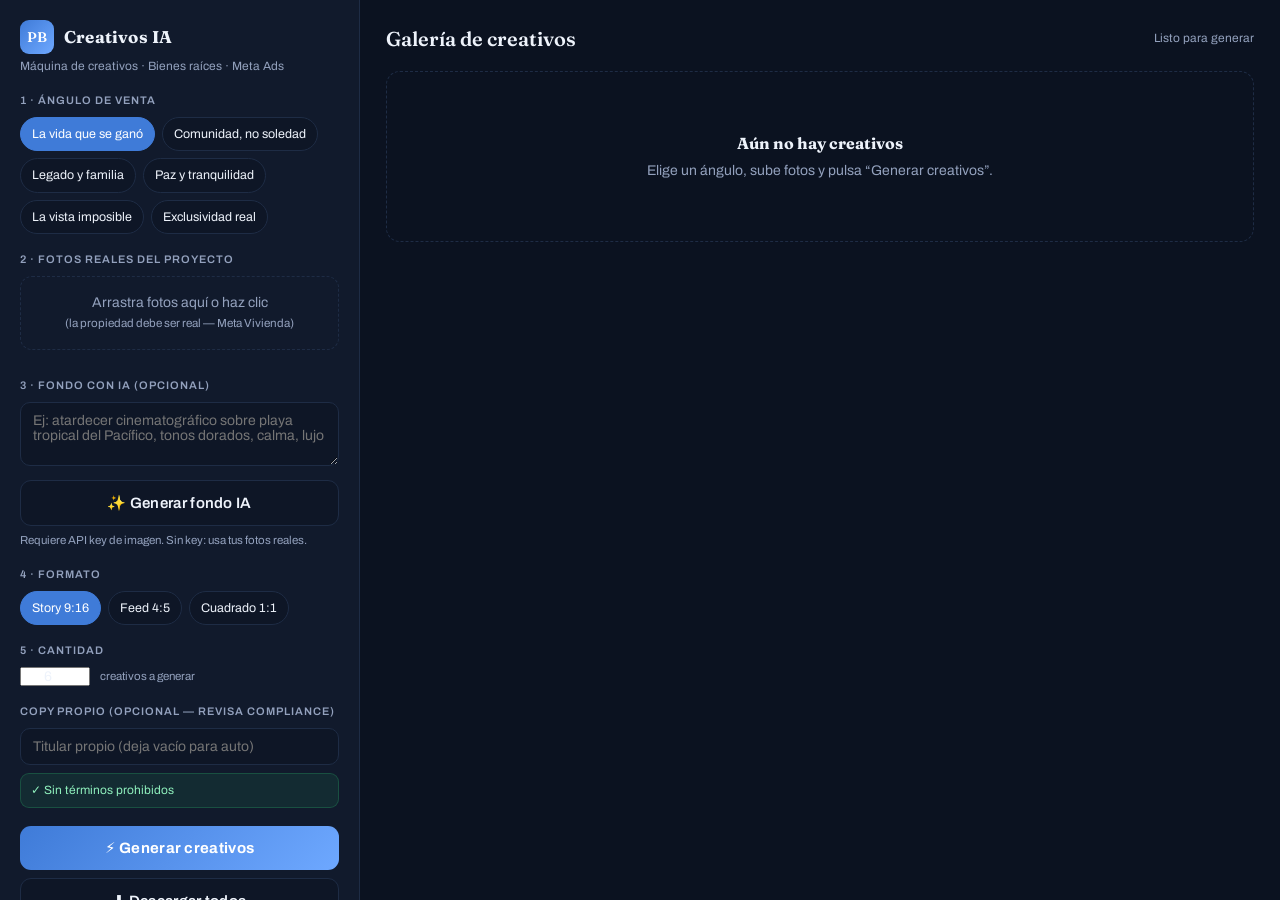
<file: plataforma-creativos/index.html>
<!DOCTYPE html>
<html lang="es">
<head>
<meta charset="UTF-8">
<meta name="viewport" content="width=device-width, initial-scale=1.0">
<title>Creativos IA — Bienes Raíces | Playa Blanca</title>
<style>
@import url('https://fonts.googleapis.com/css2?family=Fraunces:ital,opsz,wght@0,9..144,400..700;1,9..144,400..600&family=Archivo:wght@300..800&display=swap');

:root{
  --bg:#0b1220; --panel:#111a2c; --panel2:#0e1626; --line:#1e2c45;
  --ink:#eef3fb; --mut:#93a1bd; --brand:#3f7bd8; --brand2:#6ea8ff;
  --good:#2fbf71; --warn:#e8a13a; --bad:#e5484d; --radius:14px;
}
*{box-sizing:border-box;margin:0;padding:0}
body{background:var(--bg);color:var(--ink);font-family:'Archivo',system-ui,sans-serif;font-size:14px;line-height:1.45}
h1,h2,h3{font-weight:600}
.app{display:grid;grid-template-columns:360px 1fr;min-height:100vh}
@media(max-width:900px){.app{grid-template-columns:1fr}}

/* ---- sidebar ---- */
.side{background:var(--panel);border-right:1px solid var(--line);padding:20px;overflow-y:auto;max-height:100vh;position:sticky;top:0}
.brand{display:flex;align-items:center;gap:10px;margin-bottom:4px}
.brand .dot{width:34px;height:34px;border-radius:9px;background:linear-gradient(135deg,var(--brand),var(--brand2));display:grid;place-items:center;font-family:'Fraunces';font-weight:600;color:#fff}
.brand b{font-family:'Fraunces';font-size:17px;letter-spacing:.2px}
.sub{color:var(--mut);font-size:12px;margin-bottom:18px}
.group{margin-bottom:18px}
.group>label{display:block;font-size:11px;letter-spacing:.09em;text-transform:uppercase;color:var(--mut);margin-bottom:8px;font-weight:600}
select,input,textarea,button{font-family:inherit;font-size:14px;color:var(--ink)}
select,input[type=text],textarea{width:100%;background:var(--panel2);border:1px solid var(--line);border-radius:10px;padding:10px 12px;outline:none}
select:focus,input:focus,textarea:focus{border-color:var(--brand)}
textarea{resize:vertical;min-height:64px}
.row{display:flex;gap:10px}
.chip-wrap{display:flex;flex-wrap:wrap;gap:7px}
.chip{padding:7px 11px;border:1px solid var(--line);border-radius:20px;cursor:pointer;font-size:12.5px;background:var(--panel2);user-select:none;transition:.12s}
.chip[aria-pressed=true]{background:var(--brand);border-color:var(--brand);color:#fff}
.drop{border:1.5px dashed var(--line);border-radius:12px;padding:16px;text-align:center;color:var(--mut);cursor:pointer;transition:.12s}
.drop.hot{border-color:var(--brand);background:rgba(63,123,216,.08);color:var(--ink)}
.thumbs{display:flex;flex-wrap:wrap;gap:6px;margin-top:10px}
.thumbs img{width:46px;height:46px;object-fit:cover;border-radius:7px;border:1px solid var(--line)}
.btn{display:block;width:100%;text-align:center;padding:13px;border:none;border-radius:11px;background:linear-gradient(135deg,var(--brand),var(--brand2));color:#fff;font-weight:700;cursor:pointer;letter-spacing:.02em;font-size:15px}
.btn:hover{filter:brightness(1.07)}
.btn.ghost{background:var(--panel2);border:1px solid var(--line);color:var(--ink);font-weight:600}
.hint{font-size:11.5px;color:var(--mut);margin-top:6px}
.num{width:70px !important;text-align:center}

/* ---- main ---- */
.main{padding:24px 26px;overflow-y:auto;max-height:100vh}
.mtop{display:flex;justify-content:space-between;align-items:center;margin-bottom:18px;flex-wrap:wrap;gap:12px}
.mtop h2{font-family:'Fraunces';font-size:20px}
.pill{font-size:12px;color:var(--mut)}
.gallery{display:grid;grid-template-columns:repeat(auto-fill,minmax(200px,1fr));gap:18px}
.card{background:var(--panel);border:1px solid var(--line);border-radius:var(--radius);overflow:hidden}
.card canvas{width:100%;display:block;background:#000;aspect-ratio:9/16}
.card .meta{padding:10px 12px;display:flex;justify-content:space-between;align-items:center;gap:8px}
.card .meta small{color:var(--mut);font-size:11px}
.card .dl{font-size:12px;color:var(--brand2);cursor:pointer;font-weight:600;white-space:nowrap}
.empty{border:1.5px dashed var(--line);border-radius:var(--radius);padding:60px 20px;text-align:center;color:var(--mut)}
.empty b{font-family:'Fraunces';font-size:16px;color:var(--ink);display:block;margin-bottom:6px}

/* compliance */
.lint{margin-top:8px;font-size:12px;border-radius:9px;padding:8px 10px}
.lint.ok{background:rgba(47,191,113,.1);color:#8ff0bd;border:1px solid rgba(47,191,113,.25)}
.lint.bad{background:rgba(229,72,77,.1);color:#ffb3b5;border:1px solid rgba(229,72,77,.25)}
.tag{display:inline-block;background:var(--panel2);border:1px solid var(--line);border-radius:6px;padding:2px 7px;font-size:11px;margin:2px 3px 0 0}
</style>
</head>
<body>
<div class="app">
  <!-- ============ SIDEBAR ============ -->
  <aside class="side">
    <div class="brand"><div class="dot">PB</div><b>Creativos IA</b></div>
    <div class="sub">Máquina de creativos · Bienes raíces · Meta Ads</div>

    <div class="group">
      <label>1 · Ángulo de venta</label>
      <div class="chip-wrap" id="angles"></div>
    </div>

    <div class="group">
      <label>2 · Fotos reales del proyecto</label>
      <div class="drop" id="drop">Arrastra fotos aquí o haz clic<br><small>(la propiedad debe ser real — Meta Vivienda)</small></div>
      <input type="file" id="file" accept="image/*" multiple hidden>
      <div class="thumbs" id="thumbs"></div>
    </div>

    <div class="group">
      <label>3 · Fondo con IA (opcional)</label>
      <textarea id="aiPrompt" placeholder="Ej: atardecer cinematográfico sobre playa tropical del Pacífico, tonos dorados, calma, lujo"></textarea>
      <button class="btn ghost" id="aiBtn" style="margin-top:8px">✨ Generar fondo IA</button>
      <div class="hint">Requiere API key de imagen. Sin key: usa tus fotos reales.</div>
    </div>

    <div class="group">
      <label>4 · Formato</label>
      <div class="chip-wrap" id="formats"></div>
    </div>

    <div class="group">
      <label>5 · Cantidad</label>
      <div class="row" style="align-items:center">
        <input class="num" type="number" id="count" value="6" min="1" max="30">
        <span class="hint" style="margin:0">creativos a generar</span>
      </div>
    </div>

    <div class="group">
      <label>Copy propio (opcional — revisa compliance)</label>
      <input type="text" id="customH" placeholder="Titular propio (deja vacío para auto)">
      <div class="lint ok" id="lint">✓ Sin términos prohibidos</div>
    </div>

    <button class="btn" id="gen">⚡ Generar creativos</button>
    <button class="btn ghost" id="dlAll" style="margin-top:8px">⬇ Descargar todos</button>
  </aside>

  <!-- ============ MAIN ============ -->
  <main class="main">
    <div class="mtop">
      <h2>Galería de creativos</h2>
      <span class="pill" id="pill">Listo para generar</span>
    </div>
    <div class="gallery" id="gallery">
      <div class="empty" style="grid-column:1/-1"><b>Aún no hay creativos</b>Elige un ángulo, sube fotos y pulsa “Generar creativos”.</div>
    </div>
  </main>
</div>

<script>
/* ================= BANCO DE ÁNGULOS (compliant Meta Vivienda) ================= */
const ANGLES = {
  retiro:{name:'La vida que se ganó', kicker:'PACÍFICO DE PANAMÁ',
    hooks:['Trabajó toda la vida.\nAhora despierte frente al mar.','El lugar que se ganó,\npor fin es suyo.','Su nueva vida\nempieza con esta vista.'],
    subs:['Residencias frente a la playa · Playa Blanca','Un hogar, no unas vacaciones'], cta:'Quiero conocerla'},
  comunidad:{name:'Comunidad, no soledad', kicker:'PLAYA BLANCA RESIDENCES',
    hooks:['Vecinos como usted.\nVida que se disfruta.','Aquí nadie está solo.\nAquí se vive en comunidad.','Un lugar hecho\npara compartir la vida.'],
    subs:['Comunidad cerrada frente al Pacífico','Amenidades · Seguridad · Tranquilidad'], cta:'Quiero conocerla'},
  legado:{name:'Legado y familia', kicker:'PLAYA BLANCA · PANAMÁ',
    hooks:['El lugar al que su familia\nva a querer volver.','Un hogar frente al mar\npara toda la familia.','Deje algo más\nque recuerdos.'],
    subs:['Residencias frente a la playa','Su lugar en el Pacífico de Panamá'], cta:'Más información'},
  tranquilidad:{name:'Paz y tranquilidad', kicker:'BEACH & LAGOON RESIDENCES',
    hooks:['Aquí el tiempo\nse siente distinto.','Cambie el ruido\npor el sonido del mar.','La calma que buscaba\ntiene dirección.'],
    subs:['Comunidad cerrada · Seguridad 24/7','Playa Blanca, Pacífico de Panamá'], cta:'Quiero conocerla'},
  vista:{name:'La vista imposible', kicker:'PLAYA BLANCA RESIDENCES',
    hooks:['¿Y si esta fuera\nsu vista cada mañana?','Despierte con el Pacífico\na sus pies.','Esta vista\npodría ser suya.'],
    subs:['Residencias frente a la playa','Playa Blanca · Panamá'], cta:'Ver la vista'},
  escasez:{name:'Exclusividad real', kicker:'OPORTUNIDAD LIMITADA',
    hooks:['Pocas residencias.\nUna sola vista así.','No es para todos.\nEs para usted.','Últimas residencias\nfrente al mar.'],
    subs:['Playa Blanca Residences · Pacífico','Cupos limitados'], cta:'Reservar información'},
};
const FORMATS = {story:{name:'Story 9:16',w:1080,h:1920}, feed:{name:'Feed 4:5',w:1080,h:1350}, sq:{name:'Cuadrado 1:1',w:1080,h:1080}};

/* ================= COMPLIANCE LINTER ================= */
const BANNED = [/rentabilidad/i,/plusval[íi]a/i,/retorno/i,/se paga sol[ao]/i,/renta garantizad/i,/alquiler garantizad/i,/ingresos? por alquiler/i,/sin banco/i,/escrow/i,/fideicomiso/i,/t[íi]tulo a (tu|su) nombre/i,/inversi[óo]n garantizad/i,/ganancia asegurad/i,/\b\+?\s?(5[0-9]|6[0-9])\s*a[ñn]os\b/i,/\bpensionad/i];
function lint(txt){const hits=[];BANNED.forEach(r=>{const m=txt.match(r);if(m)hits.push(m[0]);});return hits;}

/* ================= STATE ================= */
let sel={angle:'retiro',format:'story',photos:[]};
const $=s=>document.querySelector(s);

/* build chips */
const ag=$('#angles');Object.entries(ANGLES).forEach(([k,v],i)=>{const c=document.createElement('div');c.className='chip';c.textContent=v.name;c.setAttribute('aria-pressed',i===0);c.onclick=()=>{sel.angle=k;[...ag.children].forEach(x=>x.setAttribute('aria-pressed','false'));c.setAttribute('aria-pressed','true');};ag.appendChild(c);});
const ff=$('#formats');Object.entries(FORMATS).forEach(([k,v],i)=>{const c=document.createElement('div');c.className='chip';c.textContent=v.name;c.setAttribute('aria-pressed',i===0);c.onclick=()=>{sel.format=k;[...ff.children].forEach(x=>x.setAttribute('aria-pressed','false'));c.setAttribute('aria-pressed','true');};ff.appendChild(c);});

/* photo upload */
const drop=$('#drop'),file=$('#file'),thumbs=$('#thumbs');
drop.onclick=()=>file.click();
['dragover','dragenter'].forEach(e=>drop.addEventListener(e,ev=>{ev.preventDefault();drop.classList.add('hot');}));
['dragleave','drop'].forEach(e=>drop.addEventListener(e,ev=>{ev.preventDefault();drop.classList.remove('hot');}));
drop.addEventListener('drop',ev=>handleFiles(ev.dataTransfer.files));
file.onchange=()=>handleFiles(file.files);
function handleFiles(fl){[...fl].forEach(f=>{if(!f.type.startsWith('image'))return;const r=new FileReader();r.onload=e=>{const img=new Image();img.onload=()=>{sel.photos.push(img);const t=new Image();t.src=e.target.result;thumbs.appendChild(t);};img.src=e.target.result;};r.readAsDataURL(f);});}

/* live linter */
$('#customH').oninput=e=>{const h=lint(e.target.value);const el=$('#lint');if(!e.target.value){el.className='lint ok';el.textContent='✓ Sin términos prohibidos';}else if(h.length){el.className='lint bad';el.innerHTML='✕ Prohibido Meta Vivienda: '+h.map(x=>`<span class="tag">${x}</span>`).join('');}else{el.className='lint ok';el.textContent='✓ Copy compliant';}};

/* ================= RENDER ENGINE (canvas) ================= */
function wrap(ctx,text,maxW){const out=[];text.split('\n').forEach(para=>{const words=para.split(' ');let line='';words.forEach(w=>{const test=line?line+' '+w:w;if(ctx.measureText(test).width>maxW&&line){out.push(line);line=w;}else line=test;});out.push(line);});return out;}

/* zona segura por formato: [top, bottom] donde puede vivir el bloque */
function safeZone(fmt,H){
  if(fmt==='story') return [420,1500];        // IG story: cuadrado central seguro
  if(fmt==='feed')  return [Math.round(H*0.09),Math.round(H*0.93)];
  return [Math.round(H*0.08),Math.round(H*0.94)]; // cuadrado
}
/* construye lista de ops con su avance vertical; mide sin dibujar */
function buildOps(ctx,A,W,headline){
  const ops=[];
  ops.push({t:'text',adv:48,f:'600 34px Fraunces, serif',s:'PLAYA BLANCA',fill:'#fff'});
  ops.push({t:'track',adv:30,f:'600 17px Archivo, sans-serif',s:'BEACH & LAGOON RESIDENCES',sp:4,fill:'rgba(255,255,255,.78)'});
  ops.push({t:'gap',adv:30});
  ops.push({t:'track',adv:52,f:'700 22px Archivo, sans-serif',s:A.kicker,sp:5,fill:'#8fb4f0'});
  const hSize=Math.round(W*0.072);ctx.font=`600 ${hSize}px Fraunces, serif`;
  wrap(ctx,headline,W*0.86).forEach(ln=>ops.push({t:'text',adv:Math.round(hSize*1.16),f:`600 ${hSize}px Fraunces, serif`,s:ln,fill:'#fff',sh:1}));
  ops.push({t:'gap',adv:12});
  A.subs.forEach(s=>ops.push({t:'text',adv:38,f:'330 27px Archivo, sans-serif',s,fill:'rgba(255,255,255,.92)'}));
  ops.push({t:'gap',adv:26});
  ops.push({t:'cta',adv:88+34,s:A.cta});
  ops.push({t:'track',adv:26,f:'420 22px Archivo, sans-serif',s:'panama.playablancaresidences.com',sp:2,fill:'rgba(255,255,255,.72)'});
  const h=ops.reduce((a,o)=>a+o.adv,0);
  return {ops,h};
}
function drawCreative(canvas,{img,angle,hookIdx,fmt}){
  const F=FORMATS[fmt],W=F.w,H=F.h;canvas.width=W;canvas.height=H;
  const ctx=canvas.getContext('2d');const A=ANGLES[angle];ctx.textAlign='center';
  // fondo
  if(img){const ir=img.width/img.height,cr=W/H;let dw,dh,dx,dy;if(ir>cr){dh=H;dw=H*ir;dx=(W-dw)/2;dy=0;}else{dw=W;dh=W/ir;dx=0;dy=(H-dh)/2;}
    ctx.filter='saturate(1.05) contrast(1.04)';ctx.drawImage(img,dx,dy,dw,dh);ctx.filter='none';}
  else{const g=ctx.createLinearGradient(0,0,W,H);g.addColorStop(0,'#16324f');g.addColorStop(1,'#0a1b2e');ctx.fillStyle=g;ctx.fillRect(0,0,W,H);}
  ctx.fillStyle='rgba(10,26,45,0.18)';ctx.fillRect(0,0,W,H);
  // medir bloque y anclar en zona segura
  const custom=$('#customH').value.trim();const headline=custom||A.hooks[hookIdx%A.hooks.length];
  const {ops,h}=buildOps(ctx,A,W,headline);
  const [st,sb]=safeZone(fmt,H);const cy=(st+sb)/2;
  let y0=cy-h/2+ (fmt==='story'?70:30);
  y0=Math.max(st+20,Math.min(y0,sb-h-20));
  // scrim que arranca antes del bloque
  const top=Math.max(H*0.28,y0-150);
  const gr=ctx.createLinearGradient(0,top,0,H);gr.addColorStop(0,'rgba(6,16,30,0)');gr.addColorStop(0.5,'rgba(6,16,30,0.68)');gr.addColorStop(1,'rgba(5,12,24,0.95)');
  ctx.fillStyle=gr;ctx.fillRect(0,top,W,H-top);
  // dibujar
  let y=y0;
  ops.forEach(o=>{
    if(o.t==='text'){ctx.font=o.f;ctx.fillStyle=o.fill;if(o.sh){ctx.shadowColor='rgba(3,9,26,.5)';ctx.shadowBlur=16;ctx.shadowOffsetY=3;}ctx.textBaseline='top';ctx.fillText(o.s,W/2,y);ctx.shadowColor='transparent';}
    else if(o.t==='track'){ctx.font=o.f;ctx.fillStyle=o.fill;ctx.save();ctx.letterSpacing=o.sp+'px';ctx.textBaseline='top';ctx.fillText(o.s,W/2,y);ctx.restore();}
    else if(o.t==='cta'){const cw=Math.min(W*0.62,560),ch=88,cx=(W-cw)/2;ctx.fillStyle='#3f7bd8';roundRect(ctx,cx,y,cw,ch,ch/2);ctx.fill();ctx.fillStyle='#fff';ctx.font='700 30px Archivo, sans-serif';ctx.textBaseline='middle';ctx.fillText(o.s,W/2,y+ch/2+1);}
    y+=o.adv;
  });
  ctx.textBaseline='alphabetic';
}
function roundRect(ctx,x,y,w,h,r){ctx.beginPath();ctx.moveTo(x+r,y);ctx.arcTo(x+w,y,x+w,y+h,r);ctx.arcTo(x+w,y+h,x,y+h,r);ctx.arcTo(x,y+h,x,y,r);ctx.arcTo(x,y,x+w,y,r);ctx.closePath();}

/* ================= GENERATE ================= */
let made=[];
$('#gen').onclick=()=>{
  const n=Math.max(1,Math.min(30,+$('#count').value||6));
  const A=ANGLES[sel.angle];
  const gal=$('#gallery');gal.innerHTML='';made=[];
  const photos=sel.photos.length?sel.photos:[null];
  for(let i=0;i<n;i++){
    const img=photos[i%photos.length];
    const card=document.createElement('div');card.className='card';
    const cv=document.createElement('canvas');
    drawCreative(cv,{img,angle:sel.angle,hookIdx:i,fmt:sel.format});
    const name=`PB_${sel.angle}_${String(i+1).padStart(2,'0')}_${sel.format}.png`;
    const meta=document.createElement('div');meta.className='meta';
    meta.innerHTML=`<small>${A.name} · v${i+1}</small>`;
    const dl=document.createElement('span');dl.className='dl';dl.textContent='⬇ PNG';dl.onclick=()=>download(cv,name);
    meta.appendChild(dl);card.appendChild(cv);card.appendChild(meta);gal.appendChild(card);
    made.push({cv,name});
  }
  $('#pill').textContent=`${n} creativos · ${FORMATS[sel.format].name} · ${sel.photos.length} fotos`;
};
function download(cv,name){const a=document.createElement('a');a.download=name;a.href=cv.toDataURL('image/png');a.click();}
$('#dlAll').onclick=()=>{if(!made.length){alert('Genera creativos primero');return;}made.forEach((m,i)=>setTimeout(()=>download(m.cv,m.name),i*250));};

/* ================= AI BACKGROUND (hook para API key) ================= */
$('#aiBtn').onclick=()=>{
  const p=$('#aiPrompt').value.trim();
  if(!p){alert('Escribe qué escena quieres generar');return;}
  alert('Generación IA: conecta tu API key de imagen (fal.ai / Replicate / OpenAI Images) en la función aiGenerate() de este archivo.\n\nMientras tanto, usa tus fotos reales del proyecto — recomendado para bienes raíces (la propiedad debe ser real).\n\nPrompt listo:\n'+p);
  // TODO: fetch a tu endpoint de imagen -> new Image() -> sel.photos.push(img)
};
</script>
</body>
</html>
</file>
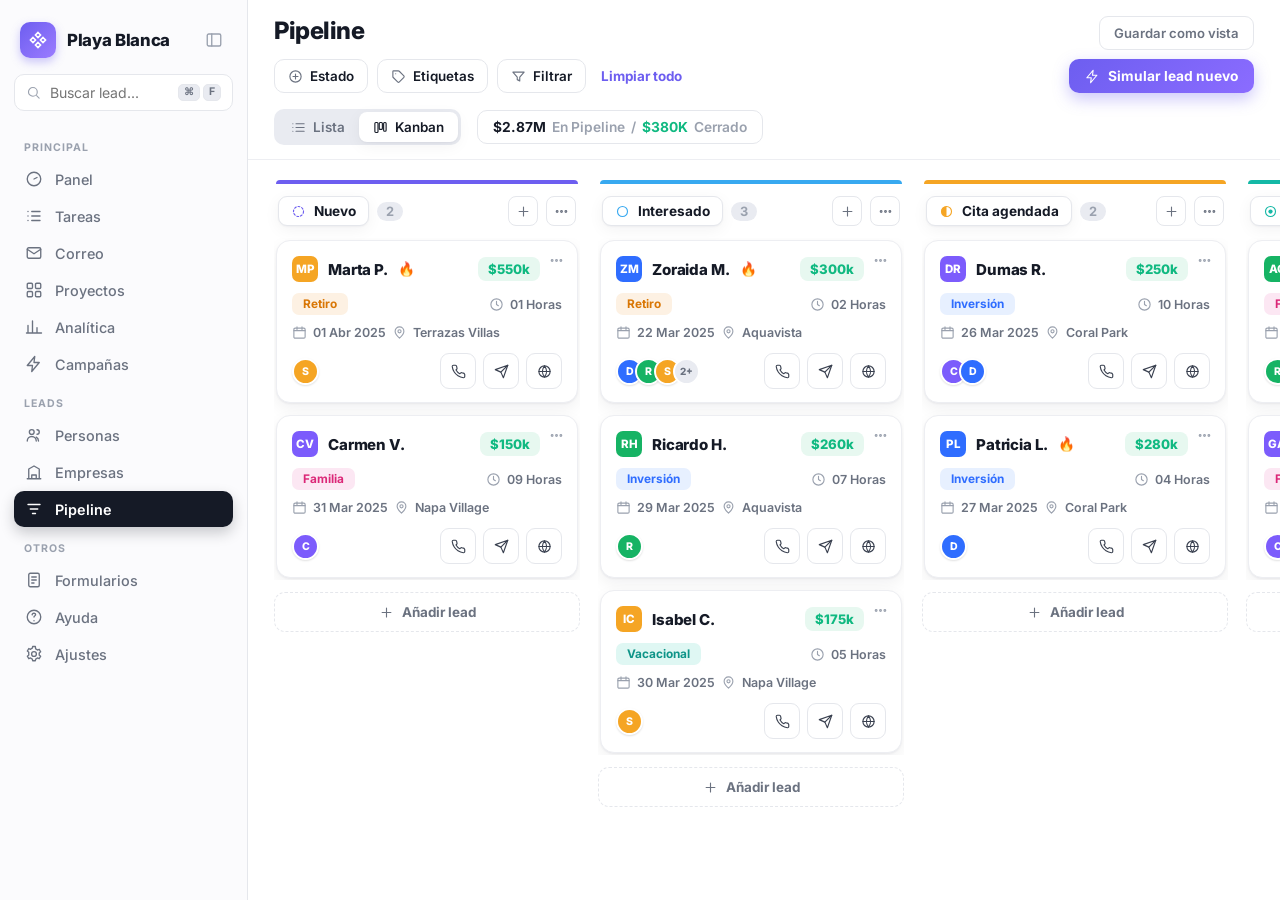
<file: CRM/1-DEMO/index.html>
<!DOCTYPE html>
<html lang="es">
<head>
<meta charset="UTF-8">
<meta name="viewport" content="width=device-width,initial-scale=1">
<meta name="robots" content="noindex,nofollow">
<title>CRM Playa Blanca — Pipeline</title>
<link rel="icon" href="data:image/svg+xml,<svg xmlns=%22http://www.w3.org/2000/svg%22 viewBox=%220 0 100 100%22><rect width=%22100%22 height=%22100%22 rx=%2228%22 fill=%22%236d5ef0%22/><circle cx=%2250%22 cy=%2250%22 r=%2220%22 fill=%22white%22/></svg>">
<link rel="preconnect" href="https://fonts.googleapis.com">
<link href="https://fonts.googleapis.com/css2?family=Inter:wght@400;500;600;700;800;900&display=swap" rel="stylesheet">
<style>
:root{
  --bg:#e9ebf1; --panel:#ffffff; --side:#fbfbfd; --text:#151a26; --mut:#6b7280; --mut2:#9aa1ae;
  --line:#edeef2; --line2:#e5e7ec; --accent:#6d5ef0; --accent-soft:#efeefe;
  --mint:#e7f8f0; --mint-t:#10b981;
  --shadow:0 1px 2px rgba(16,24,40,.04),0 4px 16px rgba(16,24,40,.05);
  --shadow-card:0 1px 2px rgba(16,24,40,.05),0 6px 16px rgba(16,24,40,.06);
  --shadow-lg:0 8px 24px rgba(16,24,40,.10),0 24px 60px rgba(16,24,40,.12);
}
*{margin:0;padding:0;box-sizing:border-box}
html,body{height:100%}
body{background:var(--bg);color:var(--text);font-family:'Inter',system-ui,sans-serif;font-size:14px;-webkit-font-smoothing:antialiased}
svg{display:block}
.ic{width:18px;height:18px;stroke:currentColor;stroke-width:1.8;fill:none;stroke-linecap:round;stroke-linejoin:round;flex:0 0 auto}
.ic.sm{width:15px;height:15px}
.app{display:grid;grid-template-columns:248px 1fr;height:100vh;overflow:hidden}

/* ---------- SIDEBAR ---------- */
.side{background:var(--side);border-right:1px solid var(--line2);padding:18px 14px;display:flex;flex-direction:column;overflow-y:auto}
.brand{display:flex;align-items:center;gap:11px;padding:4px 6px 16px}
.brand .logo{width:36px;height:36px;border-radius:10px;background:linear-gradient(135deg,#6d5ef0,#9b7cff);display:flex;align-items:center;justify-content:center;box-shadow:0 4px 10px rgba(109,94,240,.35)}
.brand .logo svg{width:20px;height:20px;stroke:#fff;fill:none;stroke-width:2}
.brand b{font-weight:800;font-size:1.05rem;letter-spacing:-.02em;flex:1;line-height:1}
.brand .collapse{color:var(--mut2);cursor:pointer;padding:4px;border-radius:6px}
.brand .collapse:hover{background:var(--line)}
.search{display:flex;align-items:center;gap:9px;background:#fff;border:1px solid var(--line2);border-radius:10px;padding:9px 11px;margin-bottom:16px;color:var(--mut2)}
.search input{border:0;background:none;outline:none;color:var(--text);font-family:inherit;font-size:.88rem;width:100%}
.search .keys{display:flex;gap:3px}
.search .keys span{background:var(--bg);border:1px solid var(--line2);border-radius:5px;font-size:.66rem;font-weight:700;color:var(--mut);padding:2px 5px;line-height:1}
.navlabel{font-size:.66rem;text-transform:uppercase;letter-spacing:.09em;color:var(--mut2);padding:14px 10px 7px;font-weight:700}
.navi{display:flex;align-items:center;gap:12px;padding:9px 11px;border-radius:10px;color:var(--mut);font-weight:500;cursor:pointer;transition:.14s;font-size:.9rem;margin-bottom:1px}
.navi:hover{background:var(--line);color:var(--text)}
.navi.on{background:#151a26;color:#fff;font-weight:600;box-shadow:0 6px 14px rgba(21,26,38,.22)}
.navi .ic{width:18px;height:18px}
.side .spacer{flex:1}

/* ---------- MAIN ---------- */
.main{background:var(--panel);display:flex;flex-direction:column;min-width:0;overflow:hidden}
.topbar{padding:16px 26px 0;border-bottom:1px solid var(--line);position:relative}
.savebar{position:absolute;top:16px;right:26px}
.ghostbtn{border:1px solid var(--line2);background:#fff;color:var(--mut);font-family:inherit;font-weight:600;font-size:.82rem;padding:8px 14px;border-radius:9px;cursor:pointer;transition:.14s}
.ghostbtn:hover{border-color:var(--accent);color:var(--accent)}
.h1{font-size:1.5rem;font-weight:800;letter-spacing:-.02em;margin-bottom:14px}
.filters{display:flex;align-items:center;gap:9px;flex-wrap:wrap;margin-bottom:12px}
.fbtn{display:inline-flex;align-items:center;gap:7px;border:1px solid var(--line2);background:#fff;color:var(--text);font-family:inherit;font-weight:600;font-size:.84rem;padding:8px 13px;border-radius:10px;cursor:pointer;transition:.14s}
.fbtn:hover{border-color:var(--accent);color:var(--accent)}
.fbtn .ic{color:var(--mut)}
.fbtn:hover .ic{color:var(--accent)}
.clear{color:var(--accent);font-weight:700;font-size:.84rem;cursor:pointer;padding:8px 6px}
.fspace{flex:1}
.simbtn{display:inline-flex;align-items:center;gap:8px;border:0;background:linear-gradient(135deg,#6d5ef0,#8b6cff);color:#fff;font-family:inherit;font-weight:700;font-size:.86rem;padding:9px 16px;border-radius:10px;cursor:pointer;box-shadow:0 6px 16px rgba(109,94,240,.35);transition:.14s}
.simbtn:hover{filter:brightness(1.07)}
.simbtn .ic{color:#fff}
.subbar{display:flex;align-items:center;gap:16px;padding:4px 0 14px}
.toggle{display:inline-flex;background:var(--bg);border-radius:10px;padding:3px}
.toggle button{display:inline-flex;align-items:center;gap:7px;border:0;background:none;font-family:inherit;font-weight:600;font-size:.84rem;color:var(--mut);padding:7px 14px;border-radius:8px;cursor:pointer;transition:.14s}
.toggle button.on{background:#fff;color:var(--text);box-shadow:var(--shadow)}
.money{display:inline-flex;align-items:center;gap:6px;border:1px solid var(--line2);border-radius:10px;padding:8px 15px;font-size:.86rem;font-weight:700;background:#fff}
.money .g{color:var(--mint-t)}
.money .l{color:var(--mut2);font-weight:600}

/* ---------- BOARD ---------- */
.board{flex:1;overflow-x:auto;overflow-y:hidden;padding:20px 26px 26px;display:flex;gap:18px;align-items:flex-start}
.board::-webkit-scrollbar{height:10px}
.board::-webkit-scrollbar-thumb{background:#d3d6de;border-radius:10px;border:3px solid var(--panel)}
.col{flex:0 0 306px;max-height:100%;display:flex;flex-direction:column}
.col-bar{height:4px;border-radius:4px 4px 0 0;background:var(--c);margin:0 2px}
.col-head{display:flex;align-items:center;gap:8px;padding:12px 4px 12px}
.stage{display:inline-flex;align-items:center;gap:8px;background:#fff;border:1px solid var(--line2);border-radius:9px;padding:6px 12px;font-weight:700;font-size:.85rem;box-shadow:var(--shadow)}
.stage .ic{color:var(--c)}
.col-head .n{color:var(--mut2);font-weight:700;font-size:.8rem;background:var(--bg);border-radius:20px;padding:2px 9px}
.col-head .sp{flex:1}
.col-head .act{width:30px;height:30px;border-radius:8px;border:1px solid var(--line2);background:#fff;display:flex;align-items:center;justify-content:center;color:var(--mut);cursor:pointer;transition:.14s}
.col-head .act:hover{color:var(--accent);border-color:var(--accent)}
.cards{display:flex;flex-direction:column;gap:12px;overflow-y:auto;padding:2px;flex:1}
.cards::-webkit-scrollbar{width:6px}
.cards::-webkit-scrollbar-thumb{background:#dcdfe6;border-radius:6px}

/* ---------- CARD ---------- */
.card{background:#fff;border:1px solid var(--line);border-radius:14px;padding:15px 15px 13px;box-shadow:var(--shadow-card);position:relative;transition:.16s}
.card:hover{box-shadow:var(--shadow-lg);transform:translateY(-1px)}
.card .menu{position:absolute;top:12px;right:13px;color:var(--mut2);cursor:pointer}
.card .r1{display:flex;align-items:center;gap:10px;margin-bottom:11px;padding-right:22px}
.card .blogo{width:26px;height:26px;border-radius:7px;display:flex;align-items:center;justify-content:center;color:#fff;font-weight:800;font-size:.72rem;flex:0 0 26px}
.card .bname{font-weight:800;font-size:.94rem;letter-spacing:-.01em;white-space:nowrap;overflow:hidden;text-overflow:ellipsis}
.card .hot{font-size:.85rem}
.card .r1 .sp{flex:1}
.money-pill{background:var(--mint);color:var(--mint-t);font-weight:800;font-size:.82rem;padding:4px 10px;border-radius:8px;white-space:nowrap}
.card .r2{display:flex;align-items:center;justify-content:space-between;gap:8px;margin-bottom:10px}
.tag{font-weight:700;font-size:.74rem;padding:4px 11px;border-radius:7px;white-space:nowrap}
.tag-amber{background:#fdf1e3;color:#d97706}
.tag-blue{background:#e7f0ff;color:#2f6dff}
.tag-pink{background:#fce7f3;color:#db2777}
.tag-teal{background:#dff7f3;color:#0d9488}
.tag-purple{background:#efeafe;color:#7c5cfc}
.meta{display:inline-flex;align-items:center;gap:6px;color:var(--mut);font-weight:600;font-size:.78rem;white-space:nowrap}
.meta .ic{color:var(--mut2)}
.card .r3{display:flex;align-items:center;gap:6px;margin-bottom:13px}
.card .foot{display:flex;align-items:center;justify-content:space-between;gap:10px}
.avatars{display:flex;align-items:center}
.avatars .av{width:27px;height:27px;border-radius:50%;border:2px solid #fff;display:flex;align-items:center;justify-content:center;color:#fff;font-weight:800;font-size:.66rem;margin-left:-8px;box-shadow:0 1px 2px rgba(0,0,0,.12)}
.avatars .av:first-child{margin-left:0}
.avatars .more{width:27px;height:27px;border-radius:50%;border:2px solid #fff;background:var(--bg);color:var(--mut);display:flex;align-items:center;justify-content:center;font-weight:800;font-size:.62rem;margin-left:-8px}
.actions{display:flex;gap:7px}
.actions button{width:36px;height:36px;border-radius:9px;border:1px solid var(--line2);background:#fff;display:flex;align-items:center;justify-content:center;color:#3a4150;cursor:pointer;transition:.14s}
.actions button:hover{border-color:var(--accent);color:var(--accent);background:var(--accent-soft)}
.add-pipe{margin-top:12px;border:1px dashed var(--line2);background:#fff;color:var(--mut);font-family:inherit;font-weight:700;font-size:.84rem;padding:11px;border-radius:11px;cursor:pointer;display:flex;align-items:center;justify-content:center;gap:8px;transition:.14s}
.add-pipe:hover{border-color:var(--accent);color:var(--accent)}
.newcard{animation:drop .55s cubic-bezier(.2,.8,.2,1)}
@keyframes drop{0%{opacity:0;transform:translateY(-14px) scale(.97);box-shadow:0 0 0 3px var(--accent-soft)}100%{opacity:1;transform:none}}

/* ---------- TOAST ---------- */
.toasts{position:fixed;bottom:22px;right:22px;z-index:100;display:flex;flex-direction:column;gap:10px}
.toast{background:#fff;border:1px solid var(--line2);border-left:4px solid var(--mint-t);border-radius:12px;box-shadow:var(--shadow-lg);padding:13px 16px;min-width:310px;max-width:390px;animation:slidein .35s ease}
.toast b{font-weight:800;font-size:.86rem;display:flex;align-items:center;gap:7px;margin-bottom:6px}
.toast .steps{font-size:.78rem;color:var(--mut);line-height:1.7}
.toast .steps .ok{color:var(--mint-t);font-weight:800}
@keyframes slidein{0%{transform:translateX(120%);opacity:0}100%{transform:none;opacity:1}}

@media(max-width:820px){.app{grid-template-columns:1fr}.side{display:none}.savebar{display:none}}
</style>
</head>
<body>
<div class="app">
  <!-- SIDEBAR -->
  <aside class="side">
    <div class="brand">
      <div class="logo"><svg viewBox="0 0 24 24"><path d="M12 3l3 3-3 3-3-3z"/><path d="M6 9l3 3-3 3-3-3z"/><path d="M18 9l3 3-3 3-3-3z"/><path d="M12 15l3 3-3 3-3-3z"/></svg></div>
      <b>Playa Blanca</b>
      <span class="collapse"><svg class="ic" viewBox="0 0 24 24"><rect x="3" y="4" width="18" height="16" rx="2"/><path d="M9 4v16"/></svg></span>
    </div>
    <div class="search">
      <svg class="ic sm" viewBox="0 0 24 24"><circle cx="11" cy="11" r="7"/><path d="M21 21l-4-4"/></svg>
      <input placeholder="Buscar lead...">
      <span class="keys"><span>⌘</span><span>F</span></span>
    </div>

    <div class="navlabel">Principal</div>
    <div class="navi"><svg class="ic" viewBox="0 0 24 24"><path d="M12 3a9 9 0 100 18 9 9 0 000-18z"/><path d="M12 12l4-2"/></svg> Panel</div>
    <div class="navi"><svg class="ic" viewBox="0 0 24 24"><path d="M9 6h11M9 12h11M9 18h11"/><path d="M4 6h.01M4 12h.01M4 18h.01"/></svg> Tareas</div>
    <div class="navi"><svg class="ic" viewBox="0 0 24 24"><rect x="3" y="5" width="18" height="14" rx="2"/><path d="M3 7l9 6 9-6"/></svg> Correo</div>
    <div class="navi"><svg class="ic" viewBox="0 0 24 24"><rect x="3" y="3" width="7" height="7" rx="1.5"/><rect x="14" y="3" width="7" height="7" rx="1.5"/><rect x="3" y="14" width="7" height="7" rx="1.5"/><rect x="14" y="14" width="7" height="7" rx="1.5"/></svg> Proyectos</div>
    <div class="navi"><svg class="ic" viewBox="0 0 24 24"><path d="M4 20V10M10 20V4M16 20v-7M22 20H2"/></svg> Analítica</div>
    <div class="navi"><svg class="ic" viewBox="0 0 24 24"><path d="M13 2L3 14h7l-1 8 10-12h-7z"/></svg> Campañas</div>

    <div class="navlabel">Leads</div>
    <div class="navi"><svg class="ic" viewBox="0 0 24 24"><circle cx="9" cy="8" r="3.2"/><path d="M3 20a6 6 0 0112 0"/><path d="M16 5a3 3 0 010 6M18 20a6 6 0 00-3-5.2"/></svg> Personas</div>
    <div class="navi"><svg class="ic" viewBox="0 0 24 24"><path d="M3 21h18M5 21V8l7-4 7 4v13M9 21v-5h6v5"/></svg> Empresas</div>
    <div class="navi on"><svg class="ic" viewBox="0 0 24 24"><path d="M4 6h16M7 12h10M10 18h4"/></svg> Pipeline</div>

    <div class="navlabel">Otros</div>
    <div class="navi"><svg class="ic" viewBox="0 0 24 24"><rect x="5" y="3" width="14" height="18" rx="2"/><path d="M9 8h6M9 12h6M9 16h3"/></svg> Formularios</div>
    <div class="navi"><svg class="ic" viewBox="0 0 24 24"><circle cx="12" cy="12" r="9"/><path d="M9.5 9a2.5 2.5 0 013.5-1.8c1.2.5 1.5 2 .5 2.8-.8.6-1.5.9-1.5 2"/><path d="M12 17h.01"/></svg> Ayuda</div>
    <div class="navi"><svg class="ic" viewBox="0 0 24 24"><circle cx="12" cy="12" r="3.2"/><path d="M19 12a7 7 0 00-.1-1.4l2-1.5-2-3.4-2.3 1a7 7 0 00-2.4-1.4L13.8 2h-3.6l-.4 2.3a7 7 0 00-2.4 1.4l-2.3-1-2 3.4 2 1.5A7 7 0 005 12a7 7 0 00.1 1.4l-2 1.5 2 3.4 2.3-1a7 7 0 002.4 1.4l.4 2.3h3.6l.4-2.3a7 7 0 002.4-1.4l2.3 1 2-3.4-2-1.5c.1-.5.1-.9.1-1.4z"/></svg> Ajustes</div>
    <div class="spacer"></div>
  </aside>

  <!-- MAIN -->
  <main class="main">
    <div class="topbar">
      <div class="savebar"><button class="ghostbtn">Guardar como vista</button></div>
      <div class="h1">Pipeline</div>
      <div class="filters">
        <button class="fbtn"><svg class="ic sm" viewBox="0 0 24 24"><circle cx="12" cy="12" r="9"/><path d="M12 8v8M8 12h8"/></svg> Estado</button>
        <button class="fbtn"><svg class="ic sm" viewBox="0 0 24 24"><path d="M20.6 13.4l-7.2 7.2a2 2 0 01-2.8 0l-7-7a2 2 0 01-.6-1.4V4a1 1 0 011-1h7.8a2 2 0 011.4.6l7.4 7.4a2 2 0 010 2.4z"/><path d="M7.5 7.5h.01"/></svg> Etiquetas</button>
        <button class="fbtn"><svg class="ic sm" viewBox="0 0 24 24"><path d="M3 5h18l-7 8v6l-4-2v-4z"/></svg> Filtrar</button>
        <span class="clear">Limpiar todo</span>
        <span class="fspace"></span>
        <button class="simbtn" id="simBtn"><svg class="ic sm" viewBox="0 0 24 24"><path d="M13 2L3 14h7l-1 8 10-12h-7z"/></svg> Simular lead nuevo</button>
      </div>
      <div class="subbar">
        <div class="toggle">
          <button><svg class="ic sm" viewBox="0 0 24 24"><path d="M8 6h13M8 12h13M8 18h13"/><path d="M3 6h.01M3 12h.01M3 18h.01"/></svg> Lista</button>
          <button class="on"><svg class="ic sm" viewBox="0 0 24 24"><rect x="3" y="4" width="5" height="16" rx="1.5"/><rect x="10" y="4" width="5" height="11" rx="1.5"/><rect x="17" y="4" width="4" height="14" rx="1.5"/></svg> Kanban</button>
        </div>
        <div class="money"><span id="mPipe">$0</span> <span class="l">En Pipeline</span> <span class="l">/</span> <span class="g" id="mClosed">$0</span> <span class="l">Cerrado</span></div>
      </div>
    </div>

    <div class="board" id="board"></div>
  </main>
</div>
<div class="toasts" id="toasts"></div>

<script>
// ---------- iconos reutilizables ----------
const I = {
  clock:'<svg class="ic sm" viewBox="0 0 24 24"><circle cx="12" cy="12" r="9"/><path d="M12 7v5l3 2"/></svg>',
  cal:'<svg class="ic sm" viewBox="0 0 24 24"><rect x="3" y="5" width="18" height="16" rx="2"/><path d="M3 9h18M8 3v4M16 3v4"/></svg>',
  phone:'<svg class="ic sm" viewBox="0 0 24 24"><path d="M22 16.9v3a2 2 0 01-2.2 2 19.8 19.8 0 01-8.6-3.1 19.5 19.5 0 01-6-6A19.8 19.8 0 012 4.2 2 2 0 014 2h3a2 2 0 012 1.7c.1.9.3 1.8.6 2.6a2 2 0 01-.5 2.1L8 9.6a16 16 0 006 6l1.2-1.1a2 2 0 012.1-.5c.8.3 1.7.5 2.6.6a2 2 0 011.7 2z"/></svg>',
  send:'<svg class="ic sm" viewBox="0 0 24 24"><path d="M22 2L11 13"/><path d="M22 2l-7 20-4-9-9-4z"/></svg>',
  globe:'<svg class="ic sm" viewBox="0 0 24 24"><circle cx="12" cy="12" r="9"/><path d="M3 12h18M12 3a15 15 0 010 18M12 3a15 15 0 000 18"/></svg>',
  dots:'<svg class="ic sm" viewBox="0 0 24 24"><circle cx="5" cy="12" r="1.4"/><circle cx="12" cy="12" r="1.4"/><circle cx="19" cy="12" r="1.4"/></svg>',
  plus:'<svg class="ic sm" viewBox="0 0 24 24"><path d="M12 5v14M5 12h14"/></svg>',
  st_nuevo:'<svg class="ic sm" viewBox="0 0 24 24" stroke-dasharray="3 3"><circle cx="12" cy="12" r="8"/></svg>',
  st_interesado:'<svg class="ic sm" viewBox="0 0 24 24"><circle cx="12" cy="12" r="8"/></svg>',
  st_cita:'<svg class="ic sm" viewBox="0 0 24 24"><circle cx="12" cy="12" r="8"/><path d="M12 4a8 8 0 000 16z" fill="currentColor" stroke="none"/></svg>',
  st_negociacion:'<svg class="ic sm" viewBox="0 0 24 24"><circle cx="12" cy="12" r="8"/><circle cx="12" cy="12" r="3.4" fill="currentColor" stroke="none"/></svg>',
  st_cerrado:'<svg class="ic sm" viewBox="0 0 24 24"><circle cx="12" cy="12" r="9"/><path d="M8 12l3 3 5-6"/></svg>',
};

// ---------- vendedores ----------
const SELLERS = [
  {n:"Dyana",   c:"#2f6dff"}, {n:"Carolina",c:"#7c5cfc"},
  {n:"Roberto", c:"#16b364"}, {n:"Sofía",   c:"#f5a524"}, {n:"Luis", c:"#ef4444"},
];
let assignIdx=0;
const nextSeller=()=>SELLERS[assignIdx++%SELLERS.length];
const initials=n=>n.split(" ").map(w=>w[0]).slice(0,2).join("").toUpperCase();

// ---------- etapas (columnas) ----------
const STAGES=[
  {key:"nuevo",       name:"Nuevo",        color:"#6d5ef0", ic:I.st_nuevo},
  {key:"interesado",  name:"Interesado",   color:"#38a9f0", ic:I.st_interesado},
  {key:"cita",        name:"Cita agendada",color:"#f5a524", ic:I.st_cita},
  {key:"negociacion", name:"Negociación",  color:"#14b8a6", ic:I.st_negociacion},
  {key:"cerrado",     name:"Cerrado 🎉",   color:"#16b364", ic:I.st_cerrado},
];

// ---------- tags por ángulo ----------
const TAG={Retiro:"tag-amber",Inversión:"tag-blue",Familia:"tag-pink",Vacacional:"tag-teal",Reubicación:"tag-purple"};

// ---------- leads de muestra (realistas del proyecto) ----------
let leads=[
  {nm:"Marta P.",   hot:true,  seg:"Retiro",     proy:"Terrazas Villas", bud:550, hrs:1,  date:"01 Abr 2025", stage:"nuevo",       team:["Sofía"]},
  {nm:"Carmen V.",  hot:false, seg:"Familia",    proy:"Napa Village",    bud:150, hrs:9,  date:"31 Mar 2025", stage:"nuevo",       team:["Carolina"]},
  {nm:"Zoraida M.", hot:true,  seg:"Retiro",     proy:"Aquavista",       bud:300, hrs:2,  date:"22 Mar 2025", stage:"interesado",  team:["Dyana","Roberto","Sofía","Luis"]},
  {nm:"Ricardo H.", hot:false, seg:"Inversión",  proy:"Aquavista",       bud:260, hrs:7,  date:"29 Mar 2025", stage:"interesado",  team:["Roberto"]},
  {nm:"Isabel C.",  hot:false, seg:"Vacacional", proy:"Napa Village",    bud:175, hrs:5,  date:"30 Mar 2025", stage:"interesado",  team:["Sofía"]},
  {nm:"Dumas R.",   hot:false, seg:"Inversión",  proy:"Coral Park",      bud:250, hrs:10, date:"26 Mar 2025", stage:"cita",        team:["Carolina","Dyana"]},
  {nm:"Patricia L.",hot:true,  seg:"Inversión",  proy:"Coral Park",      bud:280, hrs:4,  date:"27 Mar 2025", stage:"cita",        team:["Dyana"]},
  {nm:"Alberto G.", hot:false, seg:"Familia",    proy:"Ocean Two",       bud:400, hrs:6,  date:"28 Mar 2025", stage:"negociacion", team:["Roberto","Luis"]},
  {nm:"Gustavo A.", hot:true,  seg:"Familia",    proy:"Ocean Two",       bud:500, hrs:3,  date:"25 Mar 2025", stage:"negociacion", team:["Carolina"]},
  {nm:"Elena T.",   hot:false, seg:"Retiro",     proy:"Aquavista",       bud:200, hrs:12, date:"20 Mar 2025", stage:"cerrado",     team:["Dyana","Sofía","Roberto","Luis"]},
  {nm:"Luis F.",    hot:false, seg:"Vacacional", proy:"Napa Village",    bud:180, hrs:8,  date:"24 Mar 2025", stage:"cerrado",     team:["Roberto"]},
];
const NEW_LEADS=[
  {nm:"Fernando Q.", seg:"Retiro",    proy:"Ocean Two",       bud:420, date:"02 Abr 2025"},
  {nm:"Patricia N.", seg:"Inversión", proy:"Aquavista",       bud:280, date:"02 Abr 2025"},
  {nm:"Gustavo M.",  seg:"Familia",   proy:"Terrazas Villas", bud:500, date:"02 Abr 2025"},
  {nm:"Isabel R.",   seg:"Vacacional",proy:"Napa Village",    bud:190, date:"02 Abr 2025"},
];
let newIdx=0;

const fmtK=n=>"$"+n+"k";
const fmtBig=n=>{const v=n*1000;return v>=1e6?"$"+(v/1e6).toFixed(2)+"M":"$"+Math.round(v/1000)+"K";};

function avatarsHtml(team){
  const show=team.slice(0,3);
  let h='<div class="avatars">';
  show.forEach(name=>{const s=SELLERS.find(x=>x.n===name)||{c:"#94a3b8"};h+=`<span class="av" style="background:${s.c}" title="${name}">${initials(name)}</span>`;});
  if(team.length>3) h+=`<span class="more">${team.length-2}+</span>`;
  return h+'</div>';
}
function cardHtml(l){
  const seller=SELLERS.find(x=>x.n===l.team[0])||SELLERS[0];
  return `<div class="card ${l._new?'newcard':''}">
    <span class="menu">${I.dots}</span>
    <div class="r1">
      <span class="blogo" style="background:${seller.c}">${initials(l.nm)}</span>
      <span class="bname">${l.nm}</span>${l.hot?'<span class="hot">🔥</span>':''}
      <span class="sp"></span>
      <span class="money-pill">${fmtK(l.bud)}</span>
    </div>
    <div class="r2">
      <span class="tag ${TAG[l.seg]}">${l.seg}</span>
      <span class="meta">${I.clock} ${String(l.hrs).padStart(2,'0')} Horas</span>
    </div>
    <div class="r3"><span class="meta">${I.cal} ${l.date}</span><span class="meta"><svg class="ic sm" viewBox="0 0 24 24"><path d="M12 21s-7-6.2-7-11a7 7 0 0114 0c0 4.8-7 11-7 11z"/><circle cx="12" cy="10" r="2.5"/></svg> ${l.proy||"—"}</span></div>
    <div class="foot">
      ${avatarsHtml(l.team)}
      <div class="actions">
        <button title="Llamar">${I.phone}</button>
        <button title="Mensaje">${I.send}</button>
        <button title="Perfil">${I.globe}</button>
      </div>
    </div>
  </div>`;
}
function render(){
  const board=document.getElementById("board");
  board.innerHTML=STAGES.map(st=>{
    const items=leads.filter(l=>l.stage===st.key);
    return `<div class="col">
      <div class="col-bar" style="--c:${st.color}"></div>
      <div class="col-head" style="--c:${st.color}">
        <span class="stage">${st.ic} ${st.name}</span>
        <span class="n">${items.length}</span>
        <span class="sp"></span>
        <span class="act">${I.plus}</span>
        <span class="act">${I.dots}</span>
      </div>
      <div class="cards">${items.map(cardHtml).join("")}</div>
      <button class="add-pipe">${I.plus} Añadir lead</button>
    </div>`;
  }).join("");
  // money summary
  const pipe=leads.filter(l=>l.stage!=="cerrado").reduce((a,l)=>a+l.bud,0);
  const closed=leads.filter(l=>l.stage==="cerrado").reduce((a,l)=>a+l.bud,0);
  document.getElementById("mPipe").textContent=fmtBig(pipe);
  document.getElementById("mClosed").textContent=fmtBig(closed);
}

// ---------- momento matador ----------
document.getElementById("simBtn").addEventListener("click",()=>{
  const base=NEW_LEADS[newIdx++%NEW_LEADS.length];
  const seller=nextSeller();
  const lead={...base,hot:Math.random()>.5,hrs:0,stage:"nuevo",team:[seller.n],_new:true};
  leads.unshift(lead);
  render();
  const board=document.getElementById("board");
  board.scrollLeft=0;
  toast(seller,lead);
  setTimeout(()=>{lead._new=false;},1800);
});
function toast(seller,lead){
  const el=document.createElement("div");
  el.className="toast";
  el.innerHTML=`<b>⚡ Lead nuevo — ${lead.nm}</b>
    <div class="steps">
      <span class="ok">✓</span> Asignado automático a <b>${seller.n}</b><br>
      <span class="ok">✓</span> Correo de bienvenida enviado (Resend)<br>
      <span class="ok">✓</span> Aviso a Telegram de ${seller.n}<br>
      <span class="ok">✓</span> Presupuesto ${fmtK(lead.bud)} · ${lead.seg}
    </div>`;
  document.getElementById("toasts").appendChild(el);
  setTimeout(()=>{el.style.transition="opacity .4s";el.style.opacity="0";setTimeout(()=>el.remove(),400);},4600);
}

render();
</script>
</body>
</html>
</file>
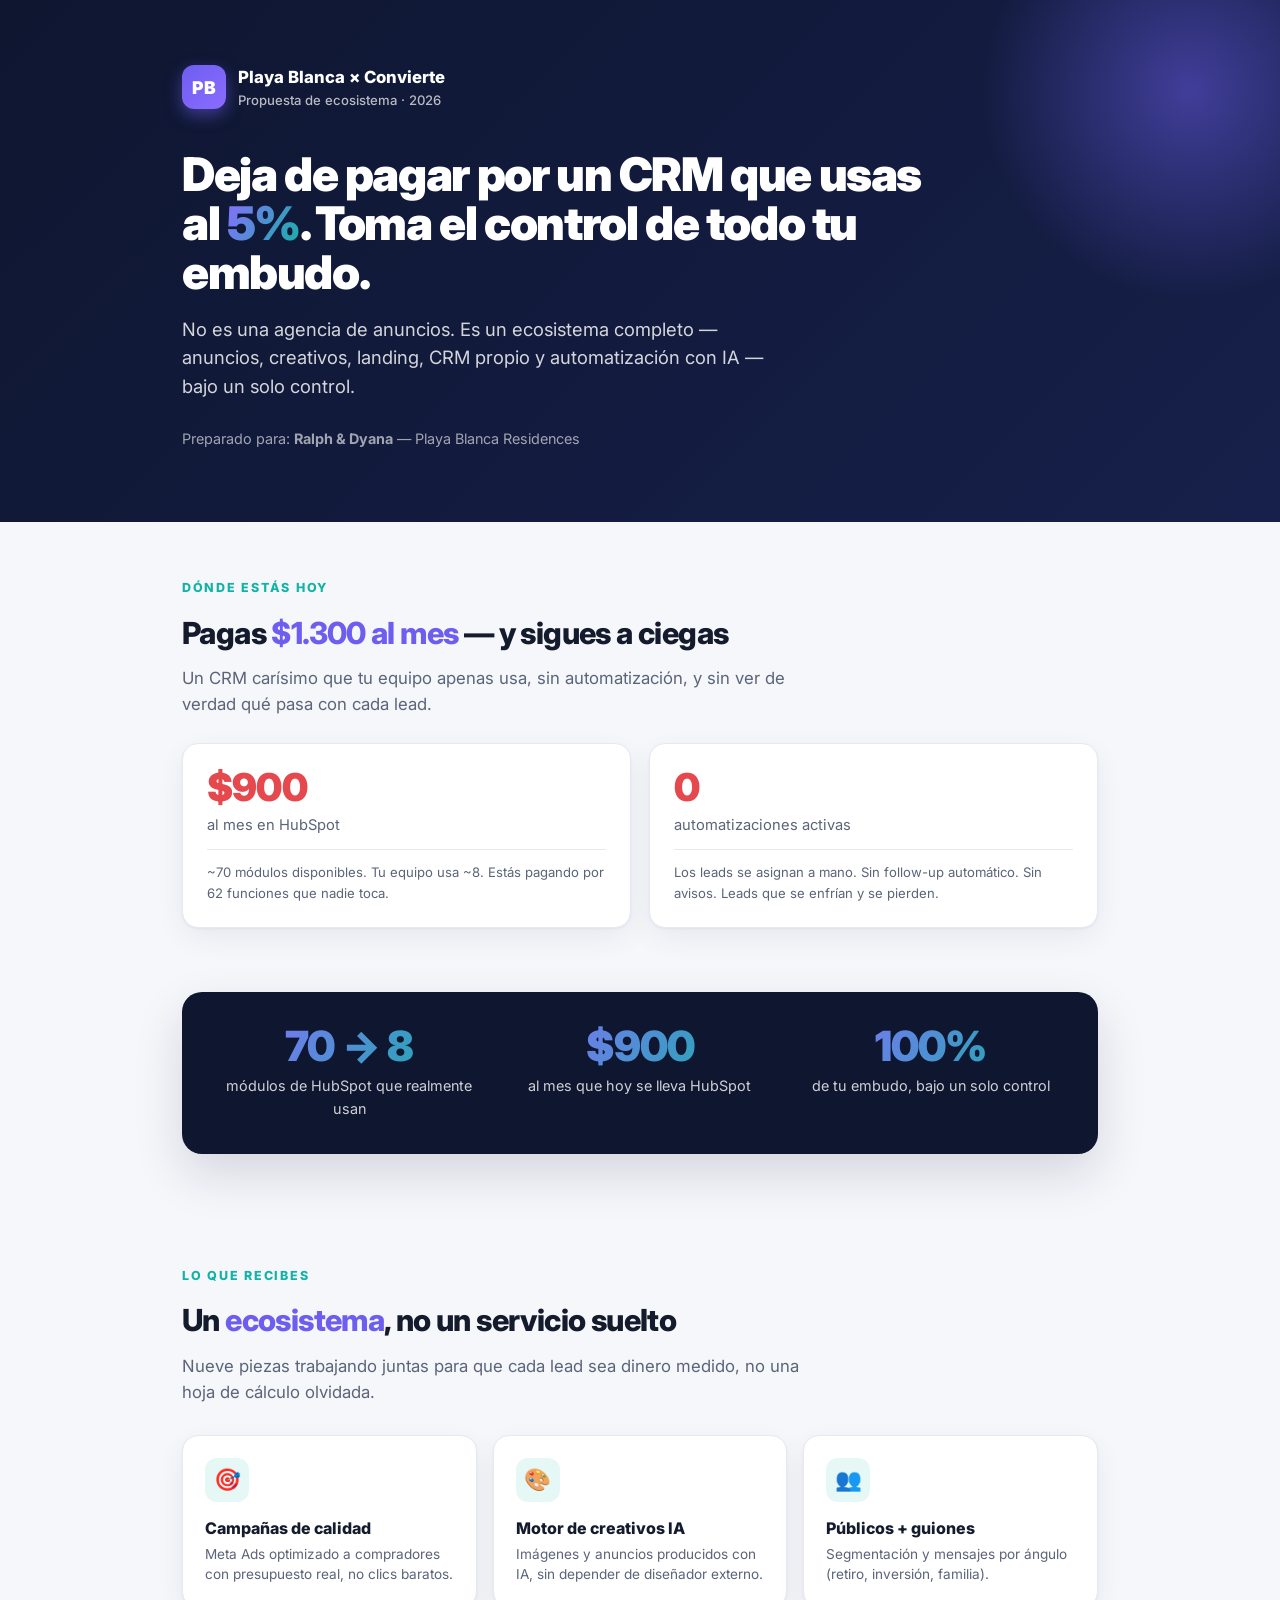
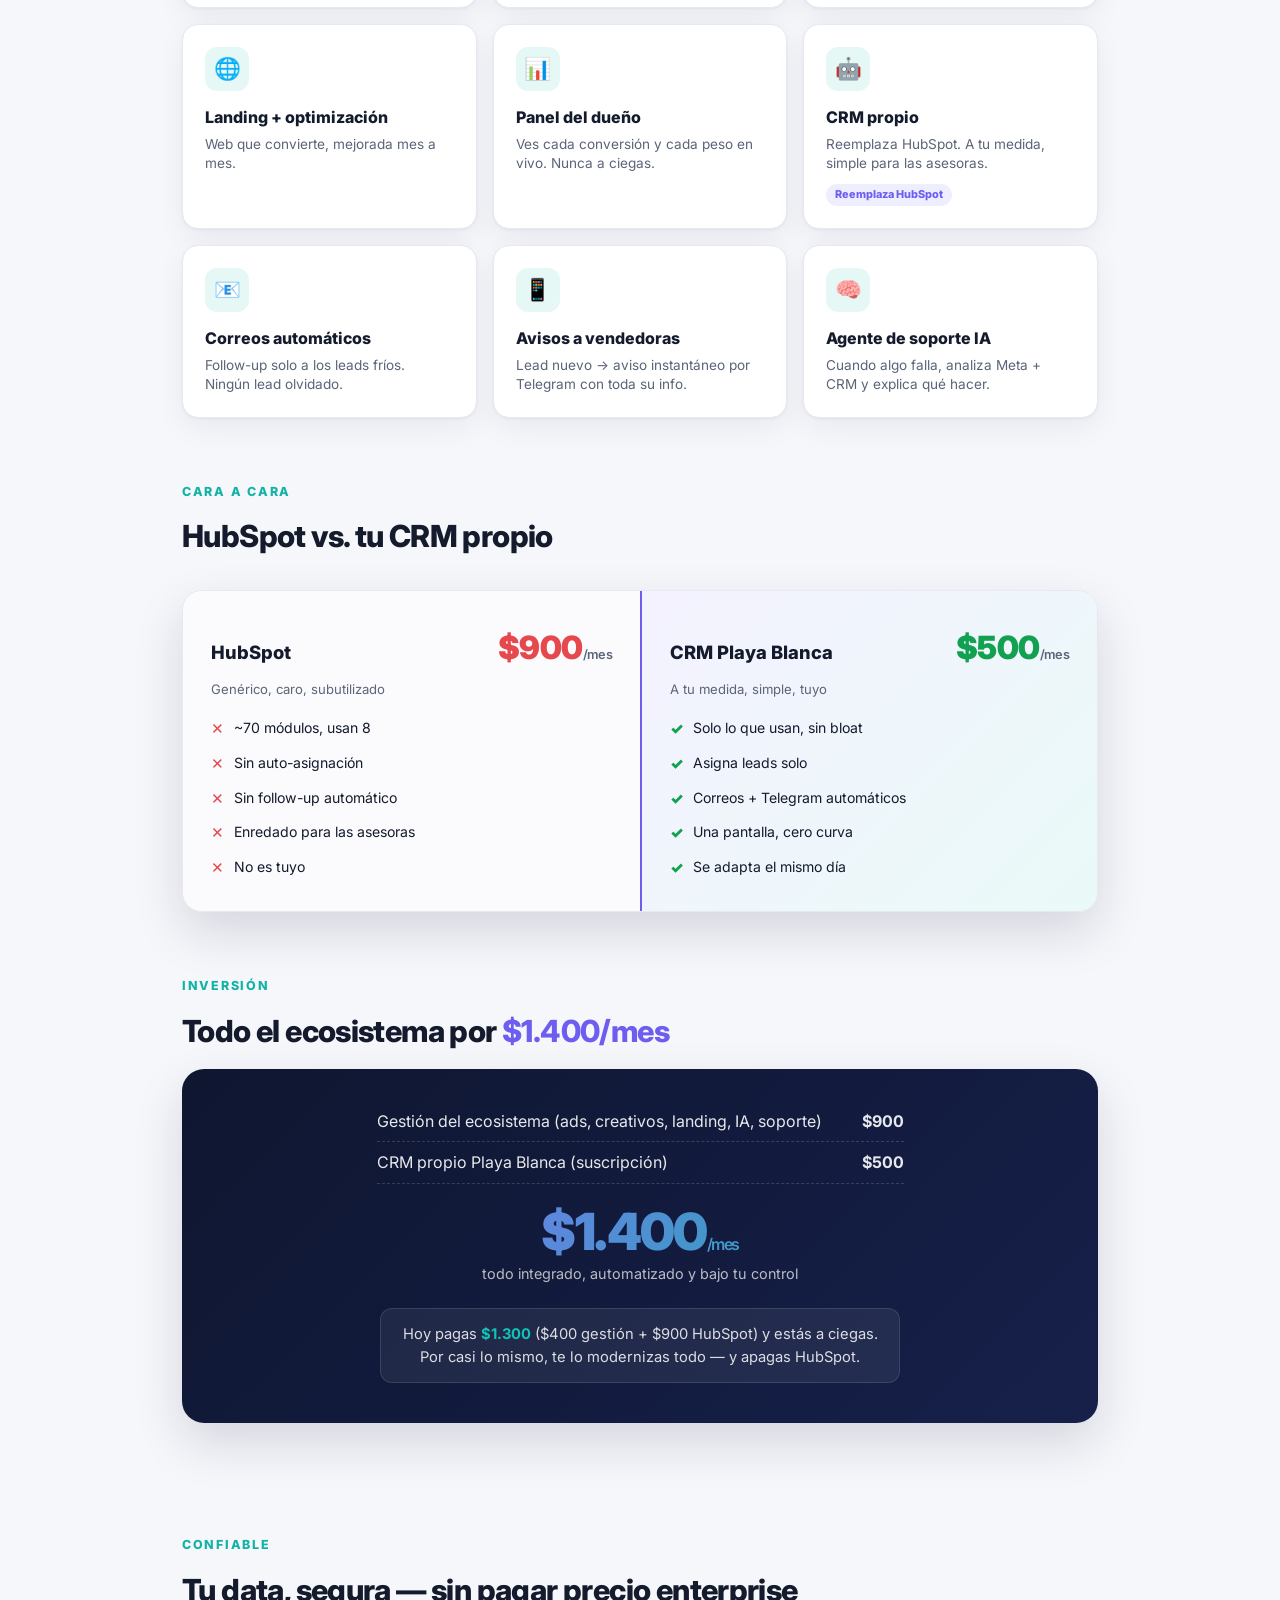
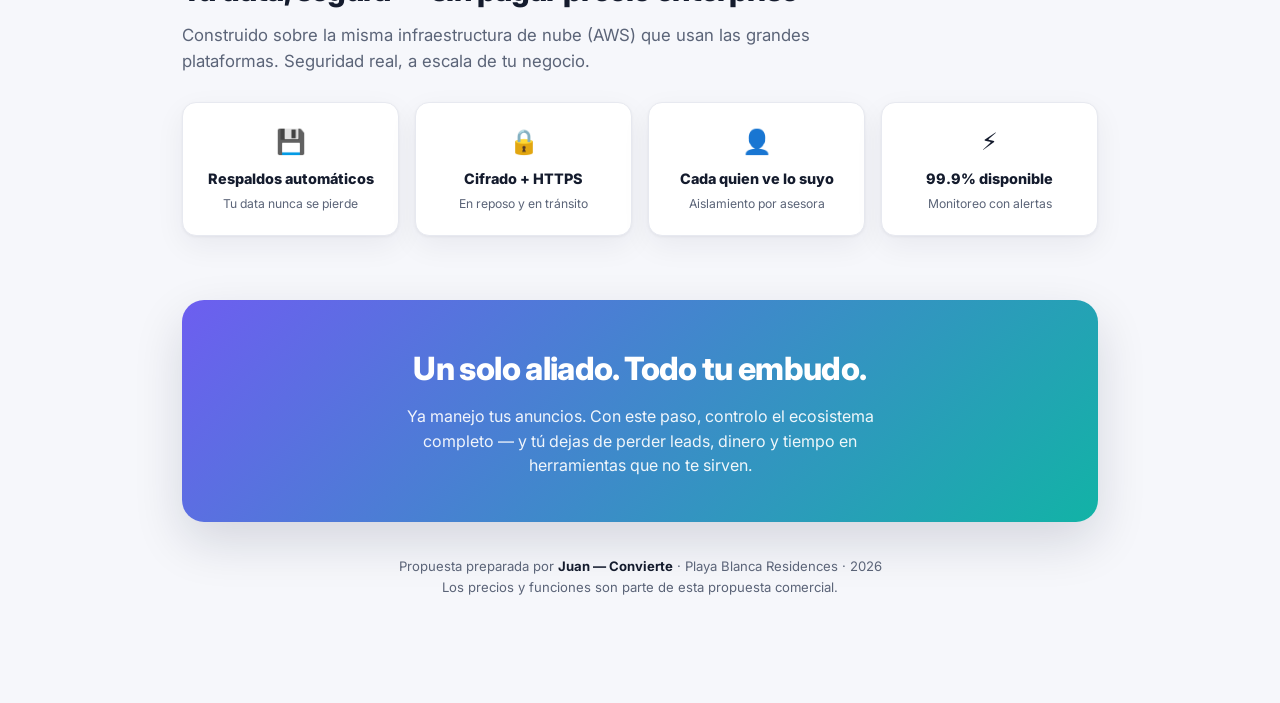
<file: CRM/2-PROPUESTA/index.html>
<!DOCTYPE html>
<html lang="es">
<head>
<meta charset="UTF-8">
<meta name="viewport" content="width=device-width,initial-scale=1">
<meta name="robots" content="noindex,nofollow">
<title>Propuesta — Ecosistema Playa Blanca</title>
<link rel="preconnect" href="https://fonts.googleapis.com">
<link href="https://fonts.googleapis.com/css2?family=Inter:wght@400;500;600;700;800;900&display=swap" rel="stylesheet">
<style>
:root{
  --navy:#0e1630; --navy2:#16204a; --ink:#141b2d; --mut:#5b6478; --line:#e7e9f0;
  --indigo:#6d5ef0; --indigo2:#8b6cff; --teal:#12b3a6; --teal-soft:#e5f8f5;
  --gold:#c99a45; --bg:#f6f7fb; --card:#fff; --red:#e5484d; --green:#12a150;
  --shadow:0 1px 3px rgba(16,22,48,.05),0 10px 30px rgba(16,22,48,.06);
  --shadow-lg:0 20px 50px rgba(16,22,48,.14);
}
*{margin:0;padding:0;box-sizing:border-box}
body{font-family:'Inter',system-ui,sans-serif;background:var(--bg);color:var(--ink);line-height:1.55;-webkit-font-smoothing:antialiased}
.wrap{max-width:960px;margin:0 auto;padding:0 22px}
section{padding:56px 0}
h2{font-size:1.9rem;font-weight:800;letter-spacing:-.02em;margin-bottom:8px}
h2 .accent{color:var(--indigo)}
.lead{color:var(--mut);font-size:1.05rem;max-width:640px}
.eyebrow{font-size:.78rem;font-weight:800;letter-spacing:.14em;text-transform:uppercase;color:var(--teal);margin-bottom:12px}
/* HERO */
.hero{background:linear-gradient(135deg,var(--navy),var(--navy2));color:#fff;padding:64px 0 72px;position:relative;overflow:hidden}
.hero::after{content:"";position:absolute;right:-120px;top:-120px;width:420px;height:420px;border-radius:50%;background:radial-gradient(circle,rgba(109,94,240,.5),transparent 70%)}
.hero .wrap{position:relative;z-index:2}
.brand{display:flex;align-items:center;gap:12px;margin-bottom:40px}
.brand .logo{width:44px;height:44px;border-radius:12px;background:linear-gradient(135deg,var(--indigo),var(--indigo2));display:flex;align-items:center;justify-content:center;font-weight:900;color:#fff;font-size:1.1rem;box-shadow:0 6px 16px rgba(109,94,240,.5)}
.brand b{font-size:1.05rem;font-weight:800}.brand span{opacity:.7;font-size:.82rem;display:block;font-weight:500}
.hero h1{font-size:2.9rem;font-weight:900;letter-spacing:-.03em;line-height:1.05;margin-bottom:18px;max-width:760px}
.hero h1 .hl{background:linear-gradient(120deg,#8b6cff,#12b3a6);-webkit-background-clip:text;background-clip:text;-webkit-text-fill-color:transparent}
.hero p{font-size:1.15rem;opacity:.82;max-width:600px;margin-bottom:8px}
.hero .for{margin-top:28px;font-size:.9rem;opacity:.6}
/* PROBLEM */
.prob{display:grid;grid-template-columns:1fr 1fr;gap:18px;margin-top:26px}
.pcard{background:var(--card);border:1px solid var(--line);border-radius:16px;padding:24px;box-shadow:var(--shadow)}
.pcard .big{font-size:2.4rem;font-weight:900;letter-spacing:-.02em;line-height:1}
.pcard.bad .big{color:var(--red)}
.pcard .lbl{color:var(--mut);font-size:.92rem;margin-top:8px}
.pcard .sub{font-size:.82rem;color:var(--mut);margin-top:12px;padding-top:12px;border-top:1px solid var(--line)}
/* DATA STRIP */
.strip{background:var(--navy);color:#fff;border-radius:20px;padding:34px;display:grid;grid-template-columns:repeat(3,1fr);gap:24px;text-align:center;box-shadow:var(--shadow-lg)}
.strip .n{font-size:2.6rem;font-weight:900;letter-spacing:-.02em;line-height:1;background:linear-gradient(120deg,#8b6cff,#12b3a6);-webkit-background-clip:text;background-clip:text;-webkit-text-fill-color:transparent}
.strip .l{opacity:.8;font-size:.9rem;margin-top:8px}
.strip .divider{position:relative}
@media(max-width:640px){.strip{grid-template-columns:1fr;gap:20px}.prob{grid-template-columns:1fr}}
/* SERVICES */
.grid9{display:grid;grid-template-columns:repeat(3,1fr);gap:16px;margin-top:30px}
.svc{background:var(--card);border:1px solid var(--line);border-radius:16px;padding:22px;box-shadow:var(--shadow);transition:.2s}
.svc:hover{transform:translateY(-3px);box-shadow:var(--shadow-lg);border-color:var(--indigo)}
.svc .ico{width:44px;height:44px;border-radius:12px;background:var(--teal-soft);display:flex;align-items:center;justify-content:center;font-size:1.35rem;margin-bottom:14px}
.svc h3{font-size:1rem;font-weight:800;margin-bottom:5px}
.svc p{font-size:.85rem;color:var(--mut);line-height:1.45}
.svc .new{display:inline-block;margin-top:10px;font-size:.68rem;font-weight:800;color:var(--indigo);background:#efeefe;padding:3px 9px;border-radius:20px}
@media(max-width:760px){.grid9{grid-template-columns:1fr 1fr}}
@media(max-width:480px){.grid9{grid-template-columns:1fr}}
/* COMPARE */
.cmp{display:grid;grid-template-columns:1fr 1fr;gap:0;border-radius:20px;overflow:hidden;box-shadow:var(--shadow-lg);margin-top:30px;border:1px solid var(--line)}
.cmp .side{padding:32px 28px;background:var(--card)}
.cmp .side.hs{background:#fbfbfd}
.cmp .side.pb{background:linear-gradient(135deg,#f4f2ff,#eafaf8);border-left:2px solid var(--indigo)}
.cmp .side .top{display:flex;align-items:baseline;justify-content:space-between;margin-bottom:6px}
.cmp .side h3{font-size:1.15rem;font-weight:800}
.cmp .side .price{font-size:2rem;font-weight:900;letter-spacing:-.02em}
.cmp .hs .price{color:var(--red)}.cmp .pb .price{color:var(--green)}
.cmp .side .price small{font-size:.8rem;font-weight:600;color:var(--mut)}
.cmp .side .tagline{font-size:.82rem;color:var(--mut);margin-bottom:18px}
.cmp ul{list-style:none;display:flex;flex-direction:column;gap:11px}
.cmp li{font-size:.88rem;display:flex;gap:10px;align-items:flex-start}
.cmp li .ck{flex:0 0 auto;font-weight:900;font-size:.95rem}
.cmp .hs li .ck{color:var(--red)}.cmp .pb li .ck{color:var(--green)}
@media(max-width:640px){.cmp{grid-template-columns:1fr}}
/* PRICE */
.price-box{background:linear-gradient(135deg,var(--navy),var(--navy2));color:#fff;border-radius:22px;padding:40px;text-align:center;box-shadow:var(--shadow-lg);margin-top:14px}
.price-box .rows{display:inline-flex;flex-direction:column;gap:8px;text-align:left;margin:0 auto 22px;font-size:1rem}
.price-box .rows .r{display:flex;justify-content:space-between;gap:40px;opacity:.9;border-bottom:1px dashed rgba(255,255,255,.18);padding-bottom:8px}
.price-box .rows .r b{font-weight:700}
.price-box .total{font-size:3.2rem;font-weight:900;letter-spacing:-.03em;line-height:1;background:linear-gradient(120deg,#8b6cff,#12b3a6);-webkit-background-clip:text;background-clip:text;-webkit-text-fill-color:transparent}
.price-box .totlbl{opacity:.7;font-size:.9rem;margin-top:6px}
.price-box .anchor{margin-top:22px;font-size:.92rem;opacity:.85;max-width:520px;margin-left:auto;margin-right:auto;background:rgba(255,255,255,.08);border:1px solid rgba(255,255,255,.14);border-radius:12px;padding:14px 18px}
.price-box .anchor b{color:#12e0cc}
/* TRUST */
.trust{display:grid;grid-template-columns:repeat(4,1fr);gap:16px;margin-top:28px}
.tcard{background:var(--card);border:1px solid var(--line);border-radius:14px;padding:20px;text-align:center;box-shadow:var(--shadow)}
.tcard .i{font-size:1.5rem}
.tcard b{display:block;font-size:.9rem;margin-top:8px;font-weight:800}
.tcard span{font-size:.76rem;color:var(--mut)}
@media(max-width:640px){.trust{grid-template-columns:1fr 1fr}}
/* CLOSE */
.close{background:linear-gradient(135deg,var(--indigo),var(--teal));color:#fff;border-radius:22px;padding:44px;text-align:center;box-shadow:var(--shadow-lg)}
.close h2{color:#fff;font-size:2rem}
.close p{opacity:.92;max-width:520px;margin:10px auto 0}
.foot{text-align:center;color:var(--mut);font-size:.82rem;padding:34px 0 50px}
.foot b{color:var(--ink)}
</style>
</head>
<body>

<!-- HERO -->
<div class="hero">
  <div class="wrap">
    <div class="brand">
      <div class="logo">PB</div>
      <div><b>Playa Blanca × Convierte</b><span>Propuesta de ecosistema · 2026</span></div>
    </div>
    <h1>Deja de pagar por un CRM que usas al <span class="hl">5%</span>. Toma el control de todo tu embudo.</h1>
    <p>No es una agencia de anuncios. Es un ecosistema completo — anuncios, creativos, landing, CRM propio y automatización con IA — bajo un solo control.</p>
    <div class="for">Preparado para: <b>Ralph &amp; Dyana</b> — Playa Blanca Residences</div>
  </div>
</div>

<!-- PROBLEM -->
<section>
  <div class="wrap">
    <div class="eyebrow">Dónde estás hoy</div>
    <h2>Pagas <span class="accent">$1.300 al mes</span> — y sigues a ciegas</h2>
    <p class="lead">Un CRM carísimo que tu equipo apenas usa, sin automatización, y sin ver de verdad qué pasa con cada lead.</p>
    <div class="prob">
      <div class="pcard bad">
        <div class="big">$900</div>
        <div class="lbl">al mes en HubSpot</div>
        <div class="sub">~70 módulos disponibles. Tu equipo usa ~8. Estás pagando por 62 funciones que nadie toca.</div>
      </div>
      <div class="pcard bad">
        <div class="big">0</div>
        <div class="lbl">automatizaciones activas</div>
        <div class="sub">Los leads se asignan a mano. Sin follow-up automático. Sin avisos. Leads que se enfrían y se pierden.</div>
      </div>
    </div>
  </div>
</section>

<!-- DATA STRIP -->
<section style="padding-top:8px">
  <div class="wrap">
    <div class="strip">
      <div><div class="n">70 → 8</div><div class="l">módulos de HubSpot que realmente usan</div></div>
      <div class="divider"><div class="n">$900</div><div class="l">al mes que hoy se lleva HubSpot</div></div>
      <div><div class="n">100%</div><div class="l">de tu embudo, bajo un solo control</div></div>
    </div>
  </div>
</section>

<!-- SERVICES -->
<section>
  <div class="wrap">
    <div class="eyebrow">Lo que recibes</div>
    <h2>Un <span class="accent">ecosistema</span>, no un servicio suelto</h2>
    <p class="lead">Nueve piezas trabajando juntas para que cada lead sea dinero medido, no una hoja de cálculo olvidada.</p>
    <div class="grid9">
      <div class="svc"><div class="ico">🎯</div><h3>Campañas de calidad</h3><p>Meta Ads optimizado a compradores con presupuesto real, no clics baratos.</p></div>
      <div class="svc"><div class="ico">🎨</div><h3>Motor de creativos IA</h3><p>Imágenes y anuncios producidos con IA, sin depender de diseñador externo.</p></div>
      <div class="svc"><div class="ico">👥</div><h3>Públicos + guiones</h3><p>Segmentación y mensajes por ángulo (retiro, inversión, familia).</p></div>
      <div class="svc"><div class="ico">🌐</div><h3>Landing + optimización</h3><p>Web que convierte, mejorada mes a mes.</p></div>
      <div class="svc"><div class="ico">📊</div><h3>Panel del dueño</h3><p>Ves cada conversión y cada peso en vivo. Nunca a ciegas.</p></div>
      <div class="svc"><div class="ico">🤖</div><h3>CRM propio</h3><p>Reemplaza HubSpot. A tu medida, simple para las asesoras.<span class="new">Reemplaza HubSpot</span></p></div>
      <div class="svc"><div class="ico">📧</div><h3>Correos automáticos</h3><p>Follow-up solo a los leads fríos. Ningún lead olvidado.</p></div>
      <div class="svc"><div class="ico">📱</div><h3>Avisos a vendedoras</h3><p>Lead nuevo → aviso instantáneo por Telegram con toda su info.</p></div>
      <div class="svc"><div class="ico">🧠</div><h3>Agente de soporte IA</h3><p>Cuando algo falla, analiza Meta + CRM y explica qué hacer.</p></div>
    </div>
  </div>
</section>

<!-- COMPARE -->
<section style="padding-top:8px">
  <div class="wrap">
    <div class="eyebrow">Cara a cara</div>
    <h2>HubSpot vs. tu CRM propio</h2>
    <div class="cmp">
      <div class="side hs">
        <div class="top"><h3>HubSpot</h3><div class="price">$900<small>/mes</small></div></div>
        <div class="tagline">Genérico, caro, subutilizado</div>
        <ul>
          <li><span class="ck">✕</span> ~70 módulos, usan 8</li>
          <li><span class="ck">✕</span> Sin auto-asignación</li>
          <li><span class="ck">✕</span> Sin follow-up automático</li>
          <li><span class="ck">✕</span> Enredado para las asesoras</li>
          <li><span class="ck">✕</span> No es tuyo</li>
        </ul>
      </div>
      <div class="side pb">
        <div class="top"><h3>CRM Playa Blanca</h3><div class="price">$500<small>/mes</small></div></div>
        <div class="tagline">A tu medida, simple, tuyo</div>
        <ul>
          <li><span class="ck">✓</span> Solo lo que usan, sin bloat</li>
          <li><span class="ck">✓</span> Asigna leads solo</li>
          <li><span class="ck">✓</span> Correos + Telegram automáticos</li>
          <li><span class="ck">✓</span> Una pantalla, cero curva</li>
          <li><span class="ck">✓</span> Se adapta el mismo día</li>
        </ul>
      </div>
    </div>
  </div>
</section>

<!-- PRICE -->
<section style="padding-top:8px">
  <div class="wrap">
    <div class="eyebrow">Inversión</div>
    <h2>Todo el ecosistema por <span class="accent">$1.400/mes</span></h2>
    <div class="price-box">
      <div class="rows">
        <div class="r"><span>Gestión del ecosistema (ads, creativos, landing, IA, soporte)</span> <b>$900</b></div>
        <div class="r"><span>CRM propio Playa Blanca (suscripción)</span> <b>$500</b></div>
      </div>
      <div class="total">$1.400<small style="font-size:1rem;font-weight:600">/mes</small></div>
      <div class="totlbl">todo integrado, automatizado y bajo tu control</div>
      <div class="anchor">Hoy pagas <b>$1.300</b> ($400 gestión + $900 HubSpot) y estás a ciegas. Por casi lo mismo, te lo modernizas todo — y apagas HubSpot.</div>
    </div>
  </div>
</section>

<!-- TRUST -->
<section>
  <div class="wrap">
    <div class="eyebrow">Confiable</div>
    <h2>Tu data, segura — sin pagar precio enterprise</h2>
    <p class="lead">Construido sobre la misma infraestructura de nube (AWS) que usan las grandes plataformas. Seguridad real, a escala de tu negocio.</p>
    <div class="trust">
      <div class="tcard"><div class="i">💾</div><b>Respaldos automáticos</b><span>Tu data nunca se pierde</span></div>
      <div class="tcard"><div class="i">🔒</div><b>Cifrado + HTTPS</b><span>En reposo y en tránsito</span></div>
      <div class="tcard"><div class="i">👤</div><b>Cada quien ve lo suyo</b><span>Aislamiento por asesora</span></div>
      <div class="tcard"><div class="i">⚡</div><b>99.9% disponible</b><span>Monitoreo con alertas</span></div>
    </div>
  </div>
</section>

<!-- CLOSE -->
<section style="padding-top:8px">
  <div class="wrap">
    <div class="close">
      <h2>Un solo aliado. Todo tu embudo.</h2>
      <p>Ya manejo tus anuncios. Con este paso, controlo el ecosistema completo — y tú dejas de perder leads, dinero y tiempo en herramientas que no te sirven.</p>
    </div>
    <div class="foot">
      Propuesta preparada por <b>Juan — Convierte</b> · Playa Blanca Residences · 2026<br>
      Los precios y funciones son parte de esta propuesta comercial.
    </div>
  </div>
</section>

</body>
</html>
</file>
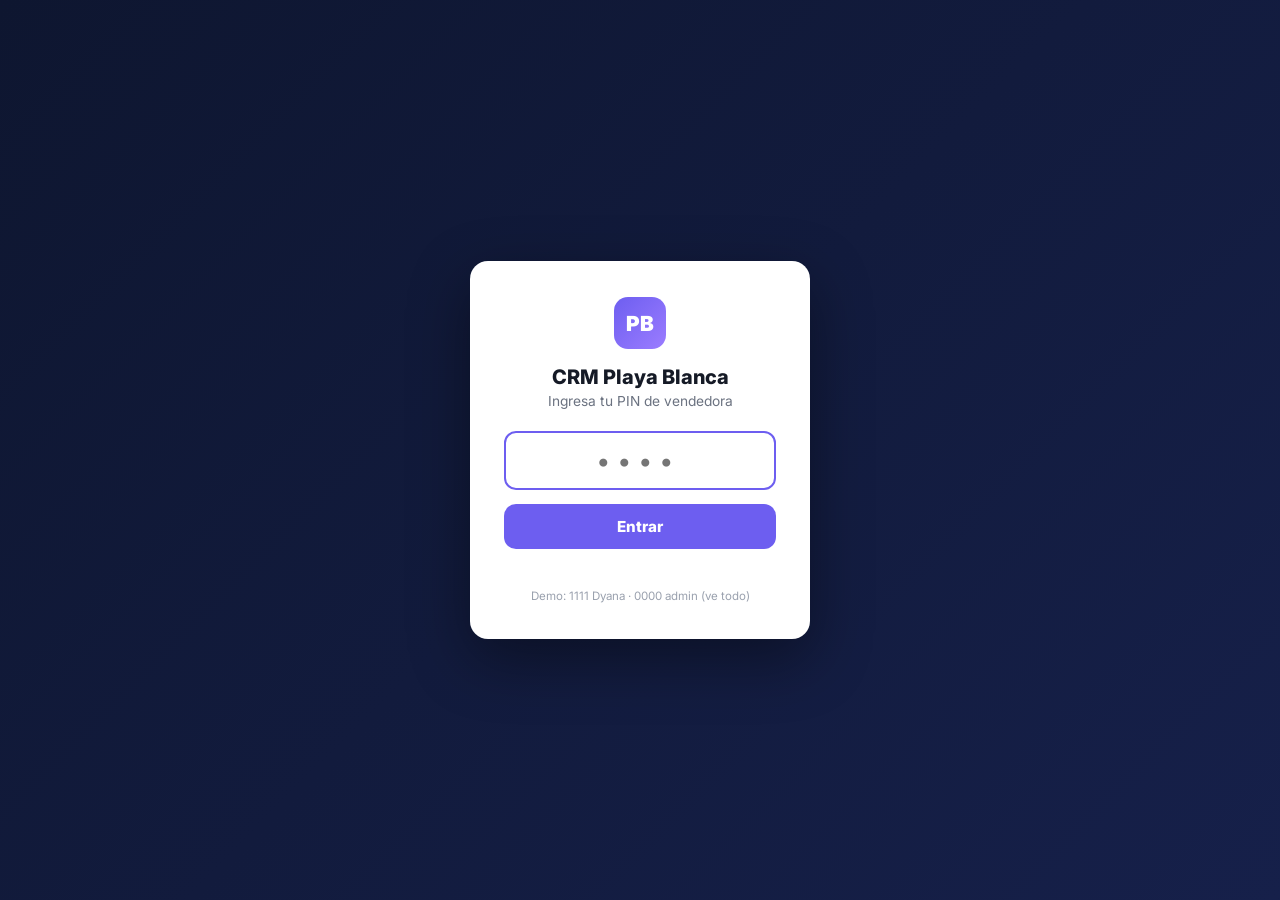
<file: CRM/3-CONSTRUCCION/index.html>
<!DOCTYPE html>
<html lang="es">
<head>
<meta charset="UTF-8">
<meta name="viewport" content="width=device-width,initial-scale=1">
<meta name="robots" content="noindex,nofollow">
<title>CRM Playa Blanca</title>
<link rel="preconnect" href="https://fonts.googleapis.com">
<link href="https://fonts.googleapis.com/css2?family=Inter:wght@400;500;600;700;800;900&display=swap" rel="stylesheet">
<style>
:root{--bg:#e9ebf1;--panel:#fff;--text:#151a26;--mut:#6b7280;--mut2:#9aa1ae;--line:#edeef2;--line2:#e5e7ec;
--accent:#6d5ef0;--mint:#e7f8f0;--mint-t:#10b981;--shadow:0 1px 2px rgba(16,24,40,.05),0 6px 16px rgba(16,24,40,.06);}
*{margin:0;padding:0;box-sizing:border-box}
body{font-family:'Inter',system-ui,sans-serif;background:var(--bg);color:var(--text);font-size:14px}
svg{display:block}
/* LOGIN */
.login{position:fixed;inset:0;background:linear-gradient(135deg,#0e1630,#16204a);display:flex;align-items:center;justify-content:center;z-index:50}
.login .box{background:#fff;border-radius:18px;padding:36px 34px;width:340px;text-align:center;box-shadow:0 20px 60px rgba(0,0,0,.4)}
.login .logo{width:52px;height:52px;border-radius:14px;background:linear-gradient(135deg,#6d5ef0,#9b7cff);margin:0 auto 16px;display:flex;align-items:center;justify-content:center;color:#fff;font-weight:900;font-size:1.3rem}
.login h1{font-size:1.25rem;font-weight:800;margin-bottom:4px}
.login p{color:var(--mut);font-size:.86rem;margin-bottom:22px}
.login input{width:100%;text-align:center;font-size:1.6rem;letter-spacing:.4em;font-weight:800;padding:12px;border:2px solid var(--line2);border-radius:12px;font-family:inherit;outline:none}
.login input:focus{border-color:var(--accent)}
.login button{width:100%;margin-top:14px;padding:13px;border:0;border-radius:12px;background:var(--accent);color:#fff;font-weight:800;font-size:.95rem;font-family:inherit;cursor:pointer}
.login .err{color:#e5484d;font-size:.8rem;margin-top:10px;min-height:16px;font-weight:600}
.login .hint{color:var(--mut2);font-size:.72rem;margin-top:14px}
/* APP */
.app{display:none;min-height:100vh}
.app.on{display:block}
.top{background:#fff;border-bottom:1px solid var(--line);padding:14px 24px;display:flex;align-items:center;justify-content:space-between;position:sticky;top:0;z-index:20}
.brand{display:flex;align-items:center;gap:11px}
.brand .logo{width:36px;height:36px;border-radius:10px;background:linear-gradient(135deg,#6d5ef0,#9b7cff);display:flex;align-items:center;justify-content:center;color:#fff;font-weight:900}
.brand b{font-weight:800;font-size:1.05rem}.brand span{display:block;font-size:.72rem;color:var(--mut)}
.top .who{display:flex;align-items:center;gap:10px;font-size:.85rem;color:var(--mut);font-weight:600}
.top .who .av{width:32px;height:32px;border-radius:50%;background:var(--accent);color:#fff;display:flex;align-items:center;justify-content:center;font-weight:800;font-size:.72rem}
.btn{border:0;background:var(--accent);color:#fff;font-family:inherit;font-weight:700;font-size:.85rem;padding:9px 15px;border-radius:10px;cursor:pointer;display:inline-flex;align-items:center;gap:7px}
.btn.ghost{background:#fff;border:1px solid var(--line2);color:var(--mut)}
.bar{padding:16px 24px 4px;display:flex;align-items:center;gap:14px;flex-wrap:wrap}
.bar h2{font-size:1.4rem;font-weight:800}
.bar .money{margin-left:auto;border:1px solid var(--line2);border-radius:10px;padding:8px 14px;font-weight:700;font-size:.85rem;background:#fff}
.bar .money .g{color:var(--mint-t)}
.board{display:flex;gap:16px;padding:16px 24px 30px;overflow-x:auto;align-items:flex-start}
.col{flex:0 0 290px}
.col-bar{height:4px;border-radius:4px;background:var(--c);margin:0 2px}
.col-head{display:flex;align-items:center;gap:8px;padding:11px 4px}
.col-head .nm{font-weight:800;font-size:.9rem}
.col-head .n{color:var(--mut2);font-weight:700;font-size:.78rem;background:var(--bg);border-radius:20px;padding:2px 9px}
.cards{display:flex;flex-direction:column;gap:11px}
.card{background:#fff;border:1px solid var(--line);border-radius:13px;padding:14px;box-shadow:var(--shadow)}
.card .r1{display:flex;align-items:center;gap:9px;margin-bottom:9px}
.card .ini{width:26px;height:26px;border-radius:7px;color:#fff;font-weight:800;font-size:.7rem;display:flex;align-items:center;justify-content:center;flex:0 0 26px}
.card .nm{font-weight:800;font-size:.92rem;flex:1;white-space:nowrap;overflow:hidden;text-overflow:ellipsis}
.card .money{background:var(--mint);color:var(--mint-t);font-weight:800;font-size:.78rem;padding:3px 9px;border-radius:7px;white-space:nowrap}
.card .r2{display:flex;align-items:center;gap:7px;flex-wrap:wrap;margin-bottom:9px}
.tag{font-weight:700;font-size:.72rem;padding:3px 9px;border-radius:6px;background:#efeafe;color:#6d5ef0}
.card .proj{font-size:.76rem;color:var(--mut);font-weight:600}
.card .foot{display:flex;align-items:center;justify-content:space-between;gap:8px}
.card .sell{display:inline-flex;align-items:center;gap:6px;font-size:.78rem;font-weight:600;color:var(--mut)}
.card .sell .av{width:22px;height:22px;border-radius:50%;background:var(--accent);color:#fff;display:flex;align-items:center;justify-content:center;font-size:.6rem;font-weight:800}
.card select{font-family:inherit;font-size:.72rem;font-weight:700;border:1px solid var(--line2);border-radius:7px;padding:3px 6px;color:var(--mut);cursor:pointer}
.empty{padding:60px 20px;text-align:center;color:var(--mut2)}
.toast{position:fixed;bottom:20px;right:20px;background:#fff;border:1px solid var(--line2);border-left:4px solid var(--mint-t);border-radius:12px;box-shadow:0 12px 30px rgba(0,0,0,.15);padding:13px 16px;font-size:.82rem;max-width:340px;animation:s .3s;z-index:60}
@keyframes s{from{transform:translateX(120%)}to{transform:none}}
.toast b{display:block;margin-bottom:3px}
</style>
</head>
<body>

<!-- LOGIN PIN -->
<div class="login" id="login">
  <div class="box">
    <div class="logo">PB</div>
    <h1>CRM Playa Blanca</h1>
    <p>Ingresa tu PIN de vendedora</p>
    <input id="pin" type="password" inputmode="numeric" maxlength="6" placeholder="••••" autofocus>
    <button onclick="entrar()">Entrar</button>
    <div class="err" id="err"></div>
    <div class="hint">Demo: 1111 Dyana · 0000 admin (ve todo)</div>
  </div>
</div>

<!-- APP -->
<div class="app" id="app">
  <div class="top">
    <div class="brand"><div class="logo">PB</div><div><b>CRM Playa Blanca</b><span>Pipeline de leads</span></div></div>
    <div style="display:flex;align-items:center;gap:12px">
      <button class="btn" onclick="simular()">⚡ Simular lead nuevo</button>
      <div class="who"><span id="whoName">—</span><div class="av" id="whoAv">—</div></div>
      <button class="btn ghost" onclick="salir()">Salir</button>
    </div>
  </div>
  <div class="bar">
    <h2>Pipeline</h2>
    <div class="money"><span id="mPipe">$0</span> <span style="color:var(--mut2)">En pipeline</span> · <span class="g" id="mClosed">$0</span> <span style="color:var(--mut2)">cerrado</span></div>
  </div>
  <div class="board" id="board"></div>
</div>

<script>
const STAGES=[
 {k:"nuevo",n:"Nuevo",c:"#6d5ef0"},{k:"interesado",n:"Interesado",c:"#38a9f0"},
 {k:"cita",n:"Cita agendada",c:"#f5a524"},{k:"negociacion",n:"Negociación",c:"#14b8a6"},
 {k:"cerrado",n:"Cerrado",c:"#16b364"}];
const COLORS=["#2f6dff","#7c5cfc","#16b364","#f5a524","#ef4444"];
let me=null; // vendedora logueada (null = admin)
const ini=s=>(s||"?").split(" ").map(w=>w[0]).slice(0,2).join("").toUpperCase();
const colorFor=s=>COLORS[(s||"").length%COLORS.length];

async function entrar(){
  const pin=document.getElementById("pin").value.trim();
  const err=document.getElementById("err"); err.textContent="";
  if(pin==="0000"){ me={nombre:"Admin",id:null,admin:true}; return abrir(); }
  try{
    const r=await fetch("/api/login",{method:"POST",headers:{"Content-Type":"application/json"},body:JSON.stringify({pin})});
    const j=await r.json();
    if(!r.ok) throw new Error(j.error||"PIN inválido");
    me=j.vendedora; abrir();
  }catch(e){ err.textContent=e.message; }
}
function abrir(){
  document.getElementById("login").style.display="none";
  document.getElementById("app").classList.add("on");
  document.getElementById("whoName").textContent=me.nombre;
  document.getElementById("whoAv").textContent=ini(me.nombre);
  cargar();
}
function salir(){ location.reload(); }

async function cargar(){
  const leads=await (await fetch("/api/leads")).json();
  const mine=me.admin?leads:leads.filter(l=>l.vendedor_id===me.id);
  render(mine);
}
function render(leads){
  const board=document.getElementById("board");
  board.innerHTML=STAGES.map(st=>{
    const items=leads.filter(l=>l.estado===st.k);
    return `<div class="col">
      <div class="col-bar" style="--c:${st.c}"></div>
      <div class="col-head"><span class="nm">${st.n}</span><span class="n">${items.length}</span></div>
      <div class="cards">${items.map(card).join("")||'<div class="empty">—</div>'}</div>
    </div>`;
  }).join("");
  const pipe=leads.filter(l=>l.estado!=="cerrado").reduce((a,l)=>a+budN(l.presupuesto),0);
  const closed=leads.filter(l=>l.estado==="cerrado").reduce((a,l)=>a+budN(l.presupuesto),0);
  document.getElementById("mPipe").textContent=fmt(pipe);
  document.getElementById("mClosed").textContent=fmt(closed);
}
function card(l){
  const sell=l.vendedoras?l.vendedoras.nombre:"Sin asignar";
  const nombre=((l.nombre||"")+" "+(l.apellido||"")).trim()||"(sin nombre)";
  const opts=STAGES.map(s=>`<option value="${s.k}" ${s.k===l.estado?"selected":""}>${s.n}</option>`).join("");
  return `<div class="card">
    <div class="r1"><span class="ini" style="background:${colorFor(sell)}">${ini(nombre)}</span>
      <span class="nm">${nombre}</span><span class="money">${l.presupuesto||"—"}</span></div>
    <div class="r2">${l.angulo?`<span class="tag">${l.angulo}</span>`:""}<span class="proj">📍 ${l.proyecto_interes||"—"}</span></div>
    <div class="foot"><span class="sell"><span class="av">${ini(sell)}</span>${sell}</span>
      <select onchange="cambiar('${l.id}',this.value)">${opts}</select></div>
  </div>`;
}
async function cambiar(id,estado){
  await fetch("/api/leads",{method:"PATCH",headers:{"Content-Type":"application/json"},body:JSON.stringify({id,estado})});
  cargar();
}
async function simular(){
  const nombres=[["Fernando","Quintero"],["Patricia","Núñez"],["Gustavo","Mora"],["Isabel","Rivas"]];
  const proys=["Aquavista","Coral Park","Ocean Two","Napa Village","Terrazas Villas"];
  const angs=["Retiro / vida","Inversión / futuro","Familia / laguna","Vacacional"];
  const buds=["$195k–$300k","$300k–$500k","+$500k","$120k–$195k"];
  const p=nombres[Math.floor(Math.random()*nombres.length)];
  const body={nombre:p[0],apellido:p[1],email:p[0].toLowerCase()+"@lead.com",telefono:"+507",
    presupuesto:buds[Math.floor(Math.random()*buds.length)],plazo:"6–12 meses",
    proyecto_interes:proys[Math.floor(Math.random()*proys.length)],angulo:angs[Math.floor(Math.random()*angs.length)],origen:"sim"};
  const r=await(await fetch("/api/leads",{method:"POST",headers:{"Content-Type":"application/json"},body:JSON.stringify(body)})).json();
  toast(`⚡ Lead nuevo — ${body.nombre} ${body.apellido}`,`Asignado auto a ${r.vendedora?.nombre} · guardado en Supabase ✓`);
  cargar();
}
function toast(t,s){const e=document.createElement("div");e.className="toast";e.innerHTML=`<b>${t}</b>${s}`;document.body.appendChild(e);setTimeout(()=>e.remove(),4200);}
function budN(b){if(!b)return 0;const m=b.match(/(\d+)k/g);if(!m)return 0;const n=m.map(x=>parseInt(x));return (n[n.length-1]||0)*1000;}
function fmt(v){return v>=1e6?"$"+(v/1e6).toFixed(1)+"M":"$"+Math.round(v/1000)+"K";}
document.getElementById("pin").addEventListener("keydown",e=>{if(e.key==="Enter")entrar();});
</script>
</body>
</html>
</file>
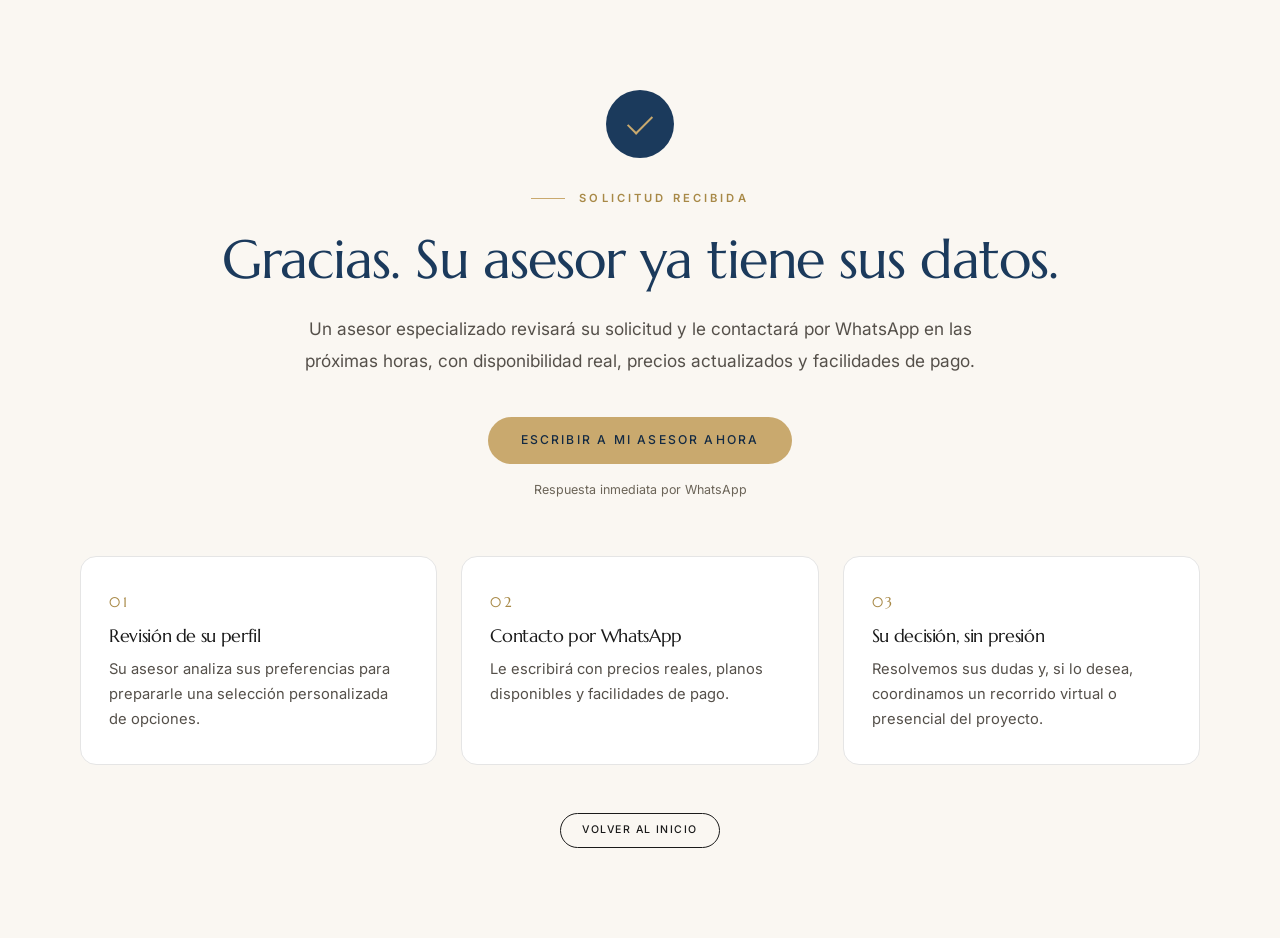
<file: _fuente-hijo/panama/gracias/index.html>
<!doctype html>
<html lang="es">
<head>
<meta charset="utf-8">
<meta name="viewport" content="width=device-width, initial-scale=1">
<title>Gracias — Playa Blanca Beach &amp; Lagoon Residences</title>
<meta name="description" content="Recibimos su solicitud. Un asesor de Playa Blanca Residences le escribirá en las próximas horas.">
<!-- Esta página es el final de un embudo de anuncios: no debe aparecer en
     buscadores ni competir con el landing. -->
<meta name="robots" content="noindex, nofollow">
<meta name="theme-color" content="#1B3A5C">
<link rel="icon" href="../../images/palmera.png">

<link rel="preconnect" href="https://fonts.googleapis.com">
<link rel="preconnect" href="https://fonts.gstatic.com" crossorigin>
<link rel="stylesheet" href="https://fonts.googleapis.com/css2?family=Marcellus&family=Cormorant+Garamond:ital,wght@0,400;1,400&family=Inter:wght@400;500;600&display=swap">
<link rel="stylesheet" href="../estilo.css">

<style>
  .gracias {
    min-height: 100svh;
    display: flex;
    align-items: center;
    background: var(--warm);
  }
  .gracias-check {
    width: 68px;
    height: 68px;
    margin: 0 auto 2rem;
    border-radius: 50%;
    background: var(--navy);
    display: grid;
    place-items: center;
  }
  .gracias-check::after {
    content: "";
    width: 22px;
    height: 11px;
    border-left: 2.5px solid var(--gold);
    border-bottom: 2.5px solid var(--gold);
    transform: rotate(-45deg) translate(2px, -2px);
  }
  .pasos {
    display: grid;
    grid-template-columns: repeat(3, 1fr);
    gap: 1.5rem;
    margin-top: 3.5rem;
    text-align: left;
  }
  @media (max-width: 760px) { .pasos { grid-template-columns: 1fr; } }
  .paso-num {
    font-family: var(--display);
    font-size: 0.85rem;
    letter-spacing: 0.2em;
    color: var(--gold-deep);
  }
  .paso h3 { margin-top: 0.65rem; font-size: 1.1rem; }
  .paso p { margin: 0.6rem 0 0; font-size: 0.92rem; line-height: 1.7; color: var(--muted); }
</style>
</head>
<body>

<section class="gracias">
  <div class="wrap centrado" style="padding-block:clamp(4rem,10vh,7rem)">
    <div class="gracias-check" aria-hidden="true"></div>

    <div class="eyebrow centrada"><span>Solicitud recibida</span></div>
    <h1 class="h2">Gracias. Su asesor ya tiene sus datos.</h1>
    <p class="lede centrada">
      Un asesor especializado revisará su solicitud y le contactará por WhatsApp
      en las próximas horas, con disponibilidad real, precios actualizados y
      facilidades de pago.
    </p>

    <div style="margin-top:2.5rem">
      <a class="btn btn-gold" href="https://wa.me/50767558003?text=Hola%2C%20acabo%20de%20dejar%20mis%20datos%20en%20la%20p%C3%A1gina%20y%20quiero%20informaci%C3%B3n%20de%20Playa%20Blanca." target="_blank" rel="noopener">
        Escribir a mi asesor ahora
      </a>
      <p class="nota" style="margin-top:1rem">Respuesta inmediata por WhatsApp</p>
    </div>

    <div class="pasos">
      <div class="card paso">
        <span class="paso-num">01</span>
        <h3>Revisión de su perfil</h3>
        <p>Su asesor analiza sus preferencias para prepararle una selección personalizada de opciones.</p>
      </div>
      <div class="card paso">
        <span class="paso-num">02</span>
        <h3>Contacto por WhatsApp</h3>
        <p>Le escribirá con precios reales, planos disponibles y facilidades de pago.</p>
      </div>
      <div class="card paso">
        <span class="paso-num">03</span>
        <h3>Su decisión, sin presión</h3>
        <p>Resolvemos sus dudas y, si lo desea, coordinamos un recorrido virtual o presencial del proyecto.</p>
      </div>
    </div>

    <div style="margin-top:3rem">
      <a class="btn btn-outline btn-sm" href="../">Volver al inicio</a>
    </div>
  </div>
</section>

</body>
</html>
</file>
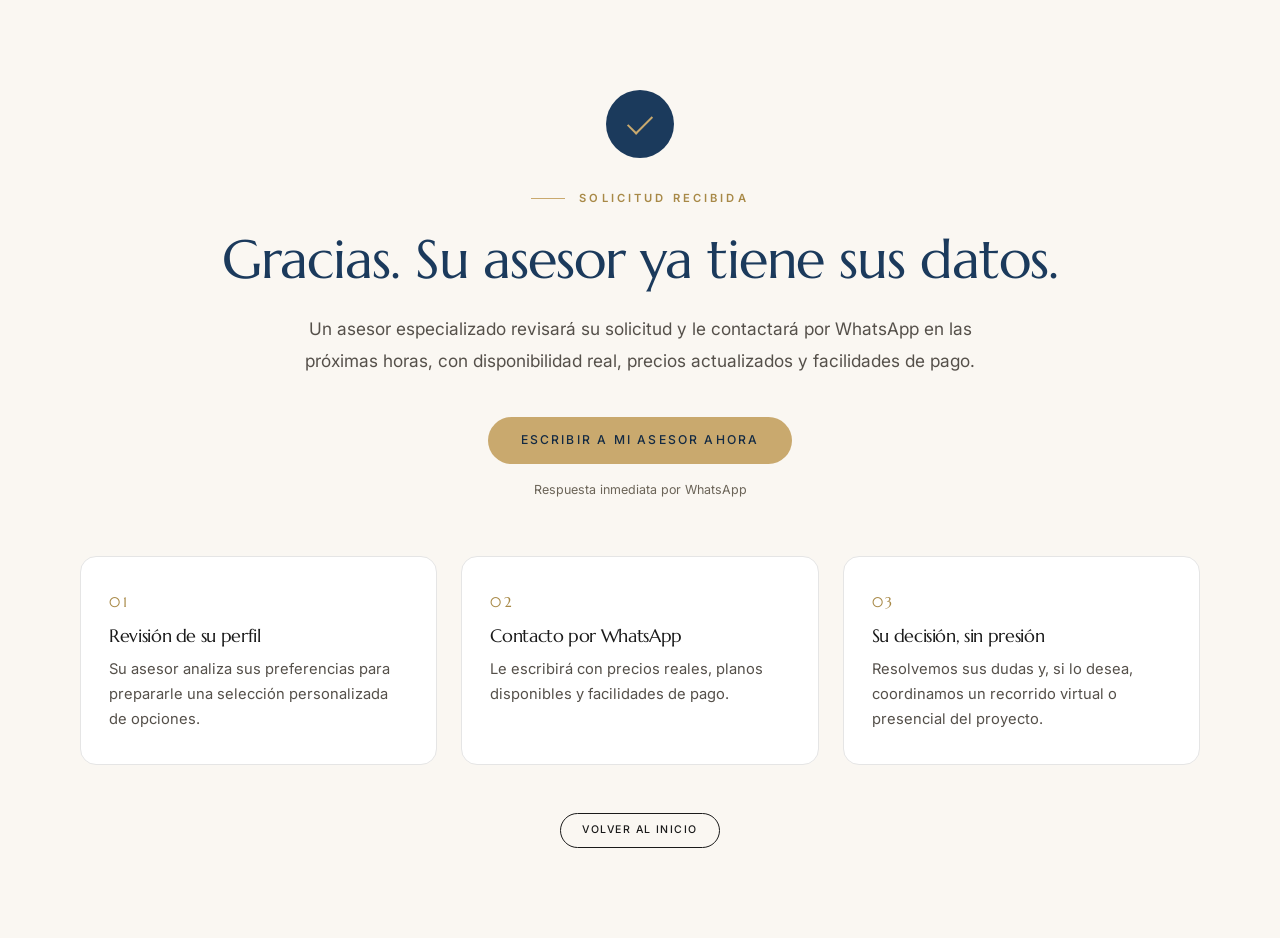
<file: gracias.html>
<!doctype html>
<html lang="es">
<head>
<meta charset="utf-8">
<meta name="viewport" content="width=device-width, initial-scale=1">
<title>Gracias — Playa Blanca Beach &amp; Lagoon Residences</title>
<meta name="description" content="Recibimos su solicitud. Un asesor de Playa Blanca Residences le escribirá en las próximas horas.">
<!-- Esta página es el final de un embudo de anuncios: no debe aparecer en
     buscadores ni competir con el landing. -->
<meta name="robots" content="noindex, nofollow">
<meta name="theme-color" content="#1B3A5C">
<link rel="icon" href="/images/palmera.png?v=b8a39f3b">

<link rel="preconnect" href="https://fonts.googleapis.com">
<link rel="preconnect" href="https://fonts.gstatic.com" crossorigin>
<link rel="stylesheet" href="https://fonts.googleapis.com/css2?family=Marcellus&family=Cormorant+Garamond:ital,wght@0,400;1,400&family=Inter:wght@400;500;600&display=swap">
<link rel="stylesheet" href="/estilo.css?v=0974ae6c44">

<style>
  .gracias {
    min-height: 100svh;
    display: flex;
    align-items: center;
    background: var(--warm);
  }
  .gracias-check {
    width: 68px;
    height: 68px;
    margin: 0 auto 2rem;
    border-radius: 50%;
    background: var(--navy);
    display: grid;
    place-items: center;
  }
  .gracias-check::after {
    content: "";
    width: 22px;
    height: 11px;
    border-left: 2.5px solid var(--gold);
    border-bottom: 2.5px solid var(--gold);
    transform: rotate(-45deg) translate(2px, -2px);
  }
  .pasos {
    display: grid;
    grid-template-columns: repeat(3, 1fr);
    gap: 1.5rem;
    margin-top: 3.5rem;
    text-align: left;
  }
  @media (max-width: 760px) { .pasos { grid-template-columns: 1fr; } }
  .paso-num {
    font-family: var(--display);
    font-size: 0.85rem;
    letter-spacing: 0.2em;
    color: var(--gold-deep);
  }
  .paso h3 { margin-top: 0.65rem; font-size: 1.1rem; }
  .paso p { margin: 0.6rem 0 0; font-size: 0.92rem; line-height: 1.7; color: var(--muted); }
</style>
<script>
  window.PB_PRUEBA = /^landing-panama-(nueva|git-(?!main-)|[a-z0-9]{9}-)/.test(location.hostname) || location.hostname === 'localhost';
  if (window.PB_PRUEBA) { window.fbq = function(){}; window.fbq.loaded = true; }
</script>
<script>
  !function(f,b,e,v,n,t,s)
  {if(f.fbq)return;n=f.fbq=function(){n.callMethod?
  n.callMethod.apply(n,arguments):n.queue.push(arguments)};
  if(!f._fbq)f._fbq=n;n.push=n;n.loaded=!0;n.version='2.0';
  n.queue=[];t=b.createElement(e);t.async=!0;
  t.src=v;s=b.getElementsByTagName(e)[0];
  s.parentNode.insertBefore(t,s)}(window, document,'script',
  'https://connect.facebook.net/en_US/fbevents.js');
  (function(){ var x = null; try { x = localStorage.getItem('pb_xid'); } catch(e){}
    fbq('init', '2195180334399669', x ? { external_id: x } : {}); })();
  fbq('track', 'PageView');
  /* CompleteRegistration: una sola vez por lead real (candado pb_cr_fired, mismo scope que pb_lead_name). */
  (function() {
    try {
      var hasLead = localStorage.getItem('pb_lead_name');
      var alreadyFired = localStorage.getItem('pb_cr_fired');
      if (hasLead && !alreadyFired) {
        localStorage.setItem('pb_cr_fired', '1');
        fbq('track', 'CompleteRegistration', {
          content_name: 'Lead Panama Landing',
          status: true,
          content_category: localStorage.getItem('pb_lead_objetivo') || 'Sin especificar'
        });
      }
    } catch(e) {}
  })();
</script>
</head>
<body>

<section class="gracias">
  <div class="wrap centrado" style="padding-block:clamp(4rem,10vh,7rem)">
    <div class="gracias-check" aria-hidden="true"></div>

    <div class="eyebrow centrada"><span>Solicitud recibida</span></div>
    <h1 class="h2">Gracias. Su asesor ya tiene sus datos.</h1>
    <p class="lede centrada">
      Un asesor especializado revisará su solicitud y le contactará por WhatsApp
      en las próximas horas, con disponibilidad real, precios actualizados y
      facilidades de pago.
    </p>

    <div style="margin-top:2.5rem">
      <a id="waBtn" class="btn btn-gold" href="https://wa.me/50767558003?text=Hola%2C%20acabo%20de%20dejar%20mis%20datos%20en%20la%20p%C3%A1gina%20y%20quiero%20informaci%C3%B3n%20de%20Playa%20Blanca." target="_blank" rel="noopener">
        Escribir a mi asesor ahora
      </a>
      <p class="nota" style="margin-top:1rem">Respuesta inmediata por WhatsApp</p>
    </div>

    <div class="pasos">
      <div class="card paso">
        <span class="paso-num">01</span>
        <h3>Revisión de su perfil</h3>
        <p>Su asesor analiza sus preferencias para prepararle una selección personalizada de opciones.</p>
      </div>
      <div class="card paso">
        <span class="paso-num">02</span>
        <h3>Contacto por WhatsApp</h3>
        <p>Le escribirá con precios reales, planos disponibles y facilidades de pago.</p>
      </div>
      <div class="card paso">
        <span class="paso-num">03</span>
        <h3>Su decisión, sin presión</h3>
        <p>Resolvemos sus dudas y, si lo desea, coordinamos un recorrido virtual o presencial del proyecto.</p>
      </div>
    </div>

    <div style="margin-top:3rem">
      <a class="btn btn-outline btn-sm" href="/">Volver al inicio</a>
    </div>
  </div>
</section>

<noscript><img height="1" width="1" style="display:none" alt="" src="https://www.facebook.com/tr?id=2195180334399669&ev=PageView&noscript=1"></noscript>
<script>
  /* WhatsApp con los datos del lead + limpieza (CR ya disparó arriba). Igual que gracias.html de web-panama-LIVE. */
  (function() {
    function lg(k){ try { return localStorage.getItem(k) || ''; } catch(_) { return ''; } }
    var leadName = lg('pb_lead_name'), leadObjetivo = lg('pb_lead_objetivo'), leadRango = lg('pb_lead_rango');
    var waBtn = document.getElementById('waBtn');
    if (waBtn && (leadName || leadObjetivo)) {
      var waText = 'Hola, soy ' + (leadName || 'un interesado') + '. Acabo de solicitar información sobre Playa Blanca';
      if (leadObjetivo) waText += ' para ' + leadObjetivo.toLowerCase();
      if (leadRango) waText += ' en el rango de ' + leadRango;
      waText += '. Quedo atento.';
      waBtn.href = 'https://wa.me/50767558003?text=' + encodeURIComponent(waText);
    }
    try {
      ['pb_lead_name','pb_lead_objetivo','pb_lead_rango','pb_lead_tipo','pb_lead_phone','pb_cr_fired']
        .forEach(function(k){ localStorage.removeItem(k); });
    } catch(_) {}
    if (waBtn) waBtn.addEventListener('click', function() {
      if (typeof fbq === 'function') fbq('track', 'Contact', { content_name: 'WhatsApp Post-Lead', source: 'thank_you_page' });
    });
  })();
  (function() {
    var start = Date.now(), f30 = false, f60 = false;
    setInterval(function() {
      var s = (Date.now() - start) / 1000;
      if (s >= 30 && !f30) { f30 = true; if (typeof fbq === 'function') fbq('trackCustom', 'TYPageEngaged30s'); }
      if (s >= 60 && !f60) { f60 = true; if (typeof fbq === 'function') fbq('trackCustom', 'TYPageEngaged60s'); }
    }, 5000);
  })();
</script>
</body>
</html>
</file>
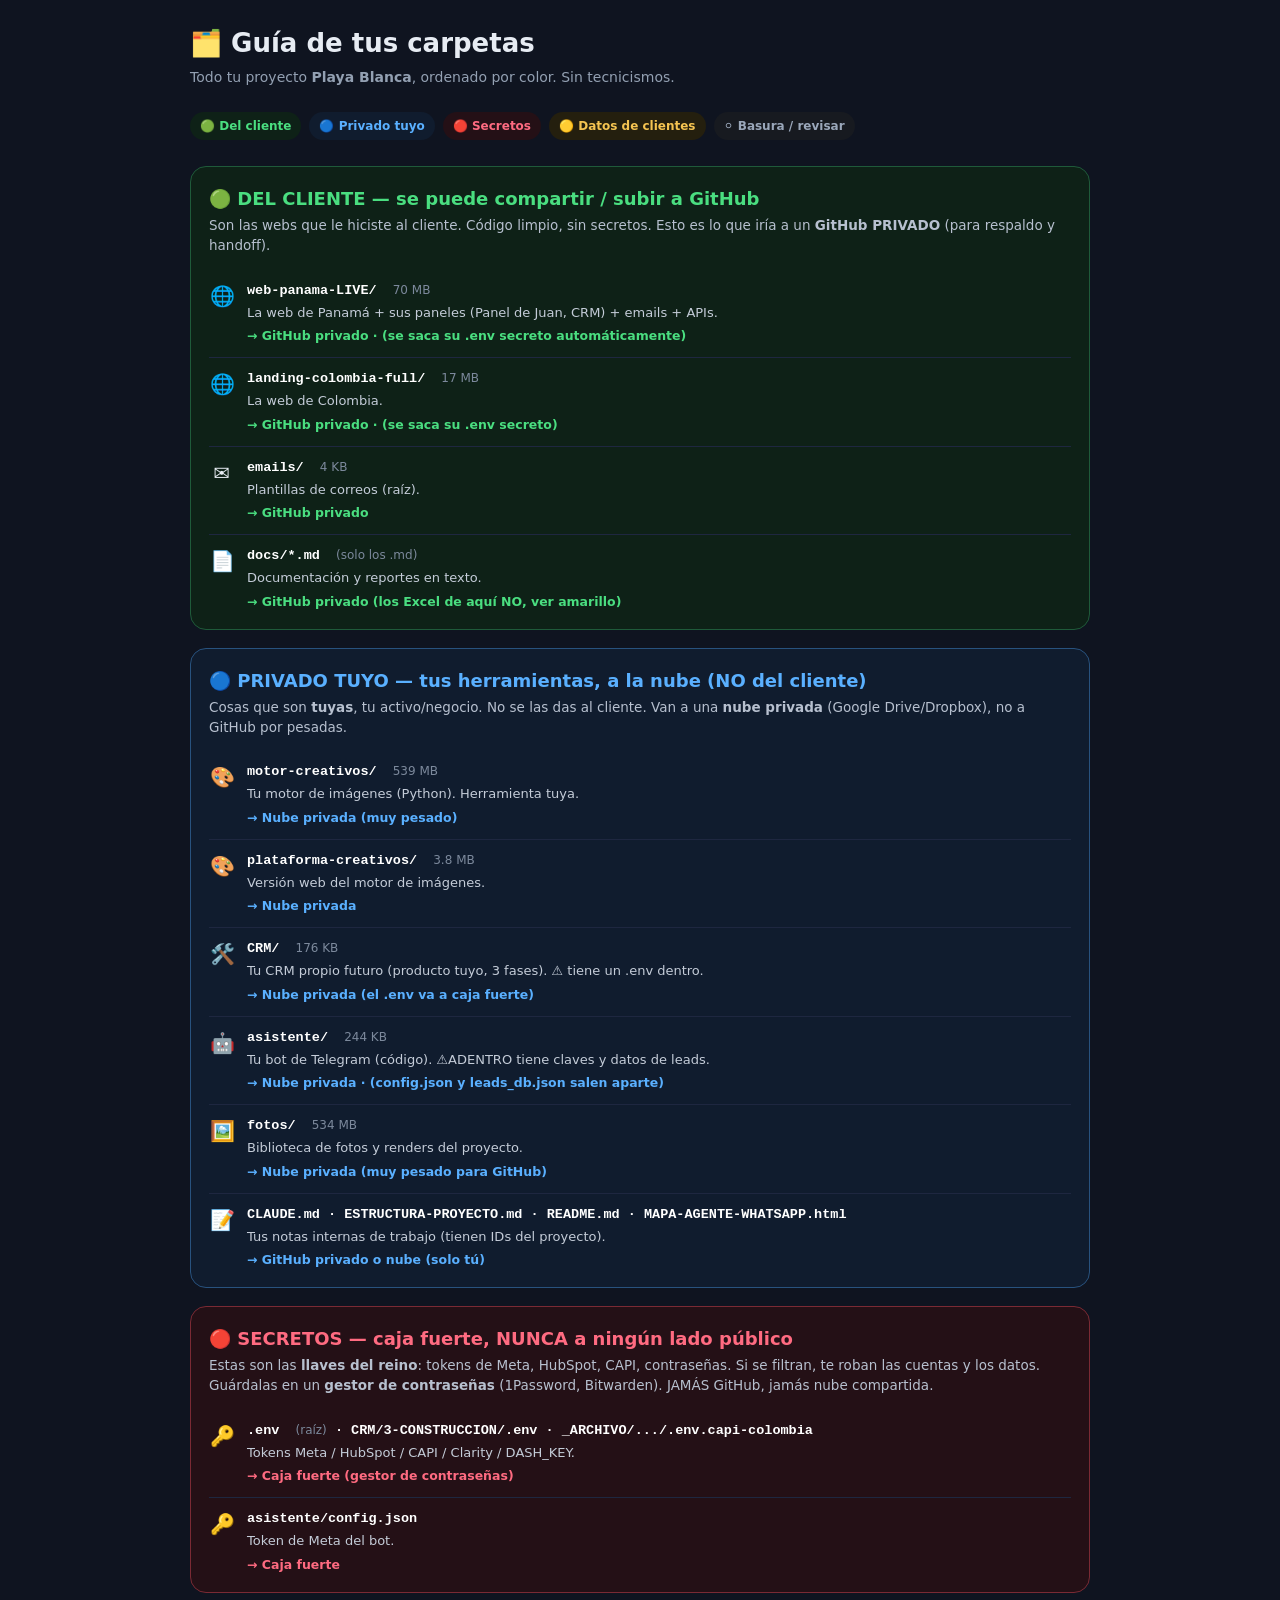
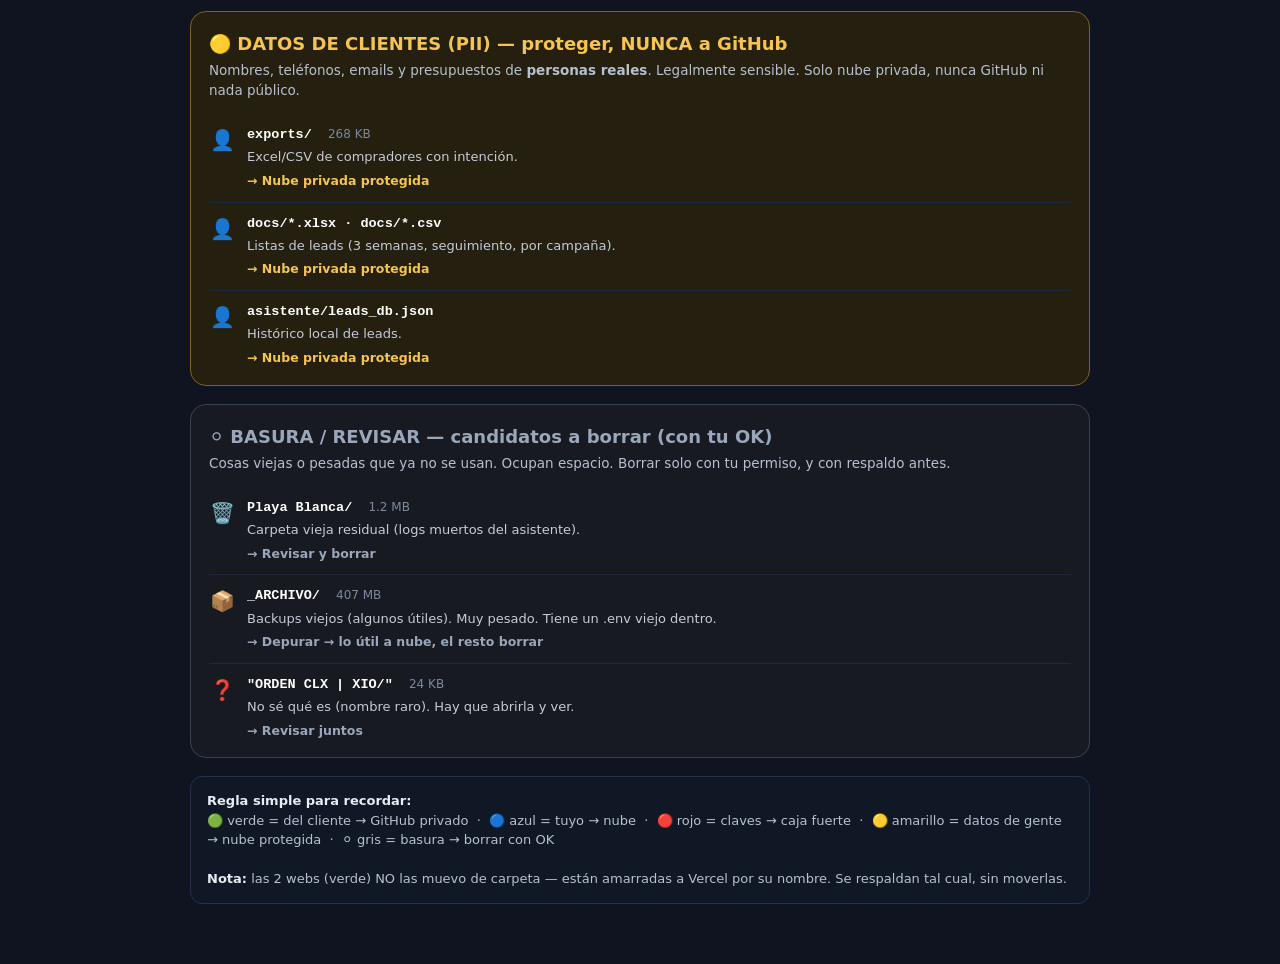
<file: GUIA-ORGANIZACION.html>
<!doctype html>
<html lang="es"><head>
<meta charset="utf-8"><meta name="viewport" content="width=device-width,initial-scale=1">
<title>Guía de tus carpetas · Playa Blanca</title>
<style>
  *{box-sizing:border-box}
  body{margin:0;background:#0f1420;color:#e7ecf3;font-family:system-ui,-apple-system,'Segoe UI',sans-serif;line-height:1.5;padding:24px 16px 60px}
  .wrap{max-width:900px;margin:0 auto}
  h1{font-size:26px;margin:0 0 4px}
  .sub{color:#93a0b2;font-size:14px;margin:0 0 24px}
  .legend{display:flex;flex-wrap:wrap;gap:8px;margin:0 0 26px}
  .legend span{font-size:12px;padding:5px 10px;border-radius:999px;font-weight:600}
  .cat{border-radius:16px;padding:18px 18px 6px;margin:0 0 18px;border:1px solid #26304a}
  .cat h2{font-size:18px;margin:0 0 3px;display:flex;align-items:center;gap:9px}
  .cat .desc{font-size:13.5px;color:#b7c0cf;margin:0 0 14px}
  .row{display:flex;gap:12px;align-items:flex-start;padding:11px 0;border-top:1px solid #1e2740}
  .row:first-of-type{border-top:0}
  .ico{flex:none;font-size:20px;width:26px;text-align:center}
  .body{flex:1;min-width:0}
  .name{font-family:ui-monospace,monospace;font-size:13.5px;font-weight:700;color:#fff}
  .name .sz{font-family:system-ui;font-weight:500;color:#7c899c;font-size:12px;margin-left:8px}
  .what{font-size:13px;color:#c4ccd8;margin:2px 0 0}
  .do{font-size:12.5px;margin:5px 0 0;font-weight:600}
  /* colores */
  .cliente{background:#0e2117;border-color:#1f5a3a}.cliente h2{color:#4ade80}
  .privado{background:#101c2e;border-color:#28527e}.privado h2{color:#5ab0ff}
  .secreto{background:#241016;border-color:#7a2a34}.secreto h2{color:#ff6b81}
  .pii{background:#241f0e;border-color:#7a621f}.pii h2{color:#f5c451}
  .basura{background:#171a20;border-color:#3a4152}.basura h2{color:#9aa7ba}
  .g{color:#4ade80}.b{color:#5ab0ff}.r{color:#ff6b81}.y{color:#f5c451}.gray{color:#9aa7ba}
  .note{background:#101826;border:1px solid #26304a;border-radius:12px;padding:14px 16px;font-size:13px;color:#b7c0cf;margin-top:8px}
  .note b{color:#e7ecf3}
</style></head>
<body><div class="wrap">

<h1>🗂️ Guía de tus carpetas</h1>
<p class="sub">Todo tu proyecto <b>Playa Blanca</b>, ordenado por color. Sin tecnicismos.</p>

<div class="legend">
  <span style="background:#0e2117;color:#4ade80">🟢 Del cliente</span>
  <span style="background:#101c2e;color:#5ab0ff">🔵 Privado tuyo</span>
  <span style="background:#241016;color:#ff6b81">🔴 Secretos</span>
  <span style="background:#241f0e;color:#f5c451">🟡 Datos de clientes</span>
  <span style="background:#171a20;color:#9aa7ba">⚪ Basura / revisar</span>
</div>

<!-- CLIENTE -->
<div class="cat cliente">
  <h2>🟢 DEL CLIENTE — se puede compartir / subir a GitHub</h2>
  <p class="desc">Son las webs que le hiciste al cliente. Código limpio, sin secretos. Esto es lo que iría a un <b>GitHub PRIVADO</b> (para respaldo y handoff).</p>
  <div class="row"><div class="ico">🌐</div><div class="body">
    <div class="name">web-panama-LIVE/ <span class="sz">70 MB</span></div>
    <div class="what">La web de Panamá + sus paneles (Panel de Juan, CRM) + emails + APIs.</div>
    <div class="do g">→ GitHub privado · (se saca su .env secreto automáticamente)</div></div></div>
  <div class="row"><div class="ico">🌐</div><div class="body">
    <div class="name">landing-colombia-full/ <span class="sz">17 MB</span></div>
    <div class="what">La web de Colombia.</div>
    <div class="do g">→ GitHub privado · (se saca su .env secreto)</div></div></div>
  <div class="row"><div class="ico">✉️</div><div class="body">
    <div class="name">emails/ <span class="sz">4 KB</span></div>
    <div class="what">Plantillas de correos (raíz).</div>
    <div class="do g">→ GitHub privado</div></div></div>
  <div class="row"><div class="ico">📄</div><div class="body">
    <div class="name">docs/*.md <span class="sz">(solo los .md)</span></div>
    <div class="what">Documentación y reportes en texto.</div>
    <div class="do g">→ GitHub privado (los Excel de aquí NO, ver amarillo)</div></div></div>
</div>

<!-- PRIVADO -->
<div class="cat privado">
  <h2>🔵 PRIVADO TUYO — tus herramientas, a la nube (NO del cliente)</h2>
  <p class="desc">Cosas que son <b>tuyas</b>, tu activo/negocio. No se las das al cliente. Van a una <b>nube privada</b> (Google Drive/Dropbox), no a GitHub por pesadas.</p>
  <div class="row"><div class="ico">🎨</div><div class="body">
    <div class="name">motor-creativos/ <span class="sz">539 MB</span></div>
    <div class="what">Tu motor de imágenes (Python). Herramienta tuya.</div>
    <div class="do b">→ Nube privada (muy pesado)</div></div></div>
  <div class="row"><div class="ico">🎨</div><div class="body">
    <div class="name">plataforma-creativos/ <span class="sz">3.8 MB</span></div>
    <div class="what">Versión web del motor de imágenes.</div>
    <div class="do b">→ Nube privada</div></div></div>
  <div class="row"><div class="ico">🛠️</div><div class="body">
    <div class="name">CRM/ <span class="sz">176 KB</span></div>
    <div class="what">Tu CRM propio futuro (producto tuyo, 3 fases). ⚠️ tiene un .env dentro.</div>
    <div class="do b">→ Nube privada (el .env va a caja fuerte)</div></div></div>
  <div class="row"><div class="ico">🤖</div><div class="body">
    <div class="name">asistente/ <span class="sz">244 KB</span></div>
    <div class="what">Tu bot de Telegram (código). ⚠️ADENTRO tiene claves y datos de leads.</div>
    <div class="do b">→ Nube privada · (config.json y leads_db.json salen aparte)</div></div></div>
  <div class="row"><div class="ico">🖼️</div><div class="body">
    <div class="name">fotos/ <span class="sz">534 MB</span></div>
    <div class="what">Biblioteca de fotos y renders del proyecto.</div>
    <div class="do b">→ Nube privada (muy pesado para GitHub)</div></div></div>
  <div class="row"><div class="ico">📝</div><div class="body">
    <div class="name">CLAUDE.md · ESTRUCTURA-PROYECTO.md · README.md · MAPA-AGENTE-WHATSAPP.html</div>
    <div class="what">Tus notas internas de trabajo (tienen IDs del proyecto).</div>
    <div class="do b">→ GitHub privado o nube (solo tú)</div></div></div>
</div>

<!-- SECRETOS -->
<div class="cat secreto">
  <h2>🔴 SECRETOS — caja fuerte, NUNCA a ningún lado público</h2>
  <p class="desc">Estas son las <b>llaves del reino</b>: tokens de Meta, HubSpot, CAPI, contraseñas. Si se filtran, te roban las cuentas y los datos. Guárdalas en un <b>gestor de contraseñas</b> (1Password, Bitwarden). JAMÁS GitHub, jamás nube compartida.</p>
  <div class="row"><div class="ico">🔑</div><div class="body">
    <div class="name">.env <span class="sz">(raíz)</span> · CRM/3-CONSTRUCCION/.env · _ARCHIVO/.../.env.capi-colombia</div>
    <div class="what">Tokens Meta / HubSpot / CAPI / Clarity / DASH_KEY.</div>
    <div class="do r">→ Caja fuerte (gestor de contraseñas)</div></div></div>
  <div class="row"><div class="ico">🔑</div><div class="body">
    <div class="name">asistente/config.json</div>
    <div class="what">Token de Meta del bot.</div>
    <div class="do r">→ Caja fuerte</div></div></div>
</div>

<!-- PII -->
<div class="cat pii">
  <h2>🟡 DATOS DE CLIENTES (PII) — proteger, NUNCA a GitHub</h2>
  <p class="desc">Nombres, teléfonos, emails y presupuestos de <b>personas reales</b>. Legalmente sensible. Solo nube privada, nunca GitHub ni nada público.</p>
  <div class="row"><div class="ico">👤</div><div class="body">
    <div class="name">exports/ <span class="sz">268 KB</span></div>
    <div class="what">Excel/CSV de compradores con intención.</div>
    <div class="do y">→ Nube privada protegida</div></div></div>
  <div class="row"><div class="ico">👤</div><div class="body">
    <div class="name">docs/*.xlsx · docs/*.csv</div>
    <div class="what">Listas de leads (3 semanas, seguimiento, por campaña).</div>
    <div class="do y">→ Nube privada protegida</div></div></div>
  <div class="row"><div class="ico">👤</div><div class="body">
    <div class="name">asistente/leads_db.json</div>
    <div class="what">Histórico local de leads.</div>
    <div class="do y">→ Nube privada protegida</div></div></div>
</div>

<!-- BASURA -->
<div class="cat basura">
  <h2>⚪ BASURA / REVISAR — candidatos a borrar (con tu OK)</h2>
  <p class="desc">Cosas viejas o pesadas que ya no se usan. Ocupan espacio. Borrar solo con tu permiso, y con respaldo antes.</p>
  <div class="row"><div class="ico">🗑️</div><div class="body">
    <div class="name">Playa Blanca/ <span class="sz">1.2 MB</span></div>
    <div class="what">Carpeta vieja residual (logs muertos del asistente).</div>
    <div class="do gray">→ Revisar y borrar</div></div></div>
  <div class="row"><div class="ico">📦</div><div class="body">
    <div class="name">_ARCHIVO/ <span class="sz">407 MB</span></div>
    <div class="what">Backups viejos (algunos útiles). Muy pesado. Tiene un .env viejo dentro.</div>
    <div class="do gray">→ Depurar → lo útil a nube, el resto borrar</div></div></div>
  <div class="row"><div class="ico">❓</div><div class="body">
    <div class="name">"ORDEN CLX | XIO/" <span class="sz">24 KB</span></div>
    <div class="what">No sé qué es (nombre raro). Hay que abrirla y ver.</div>
    <div class="do gray">→ Revisar juntos</div></div></div>
</div>

<div class="note">
  <b>Regla simple para recordar:</b><br>
  🟢 verde = del cliente → GitHub privado &nbsp;·&nbsp; 🔵 azul = tuyo → nube &nbsp;·&nbsp;
  🔴 rojo = claves → caja fuerte &nbsp;·&nbsp; 🟡 amarillo = datos de gente → nube protegida &nbsp;·&nbsp; ⚪ gris = basura → borrar con OK<br><br>
  <b>Nota:</b> las 2 webs (verde) NO las muevo de carpeta — están amarradas a Vercel por su nombre. Se respaldan tal cual, sin moverlas.
</div>

</div></body></html>
</file>
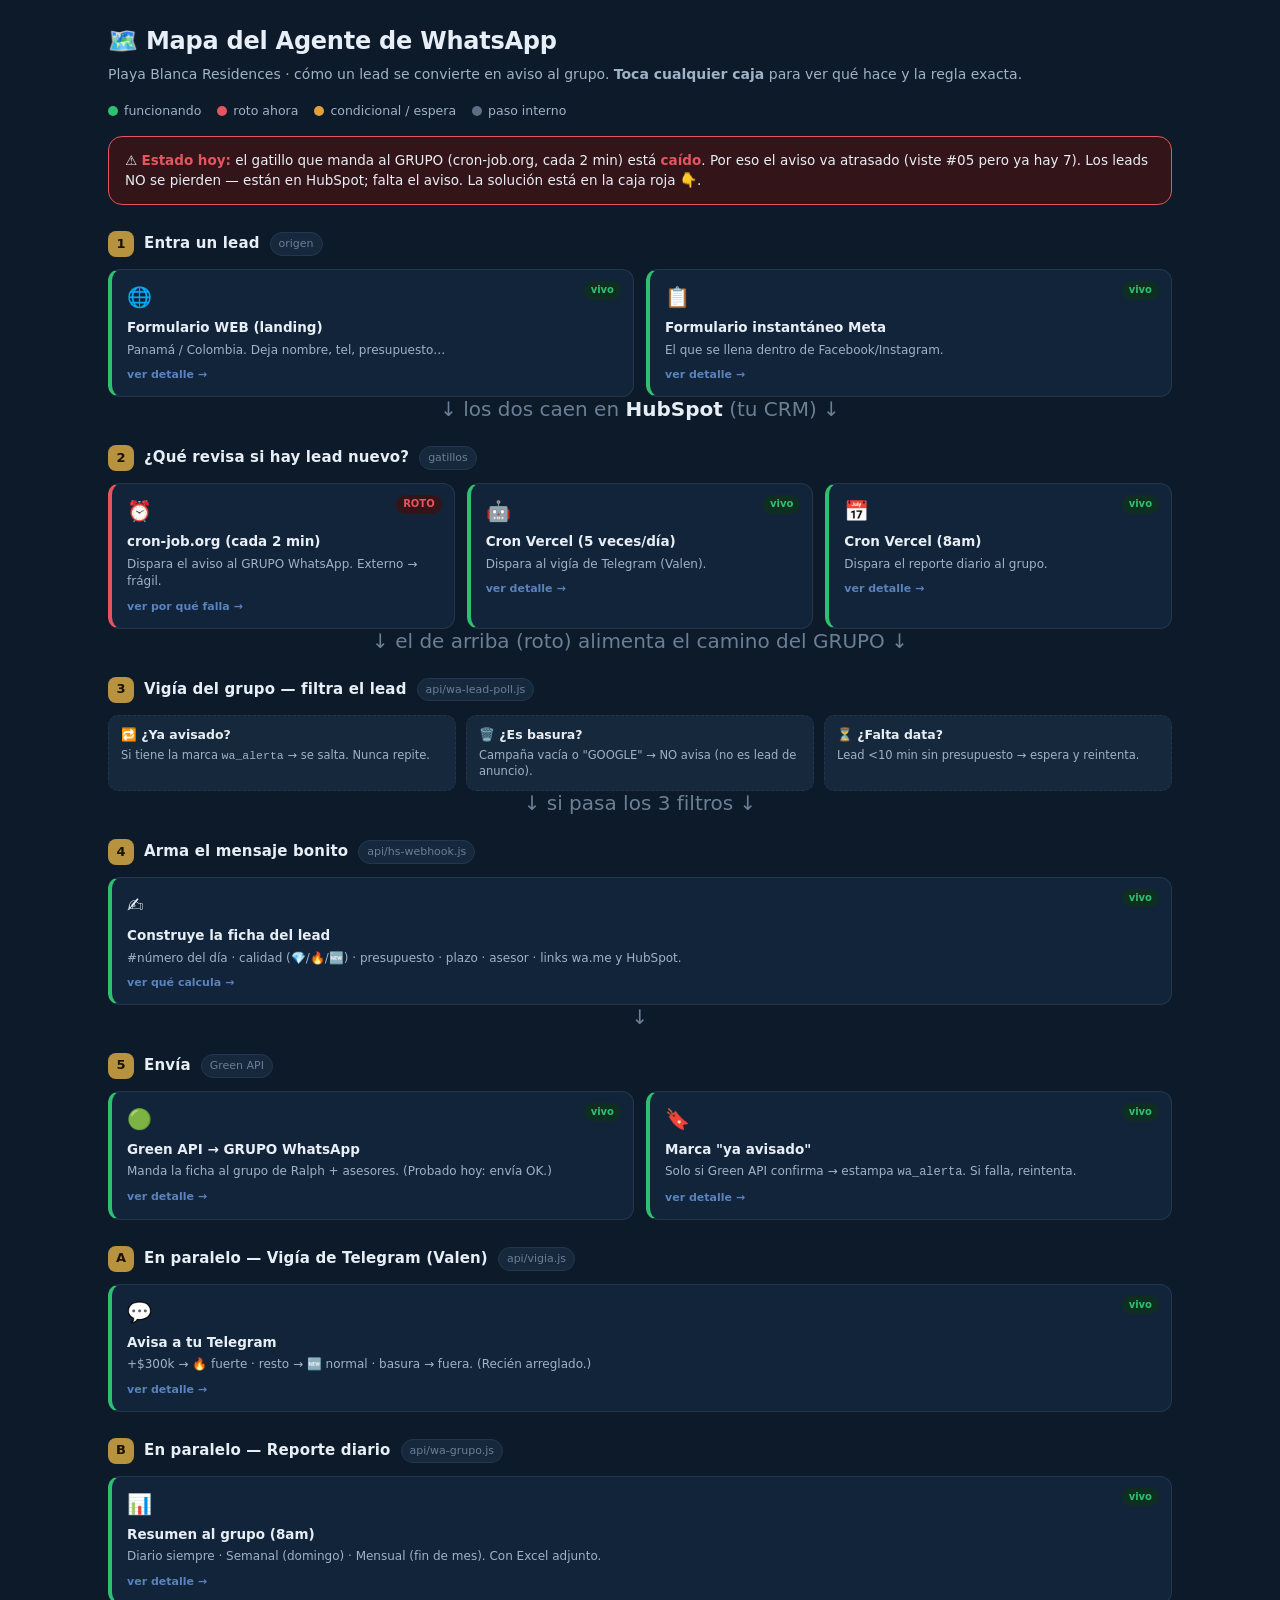
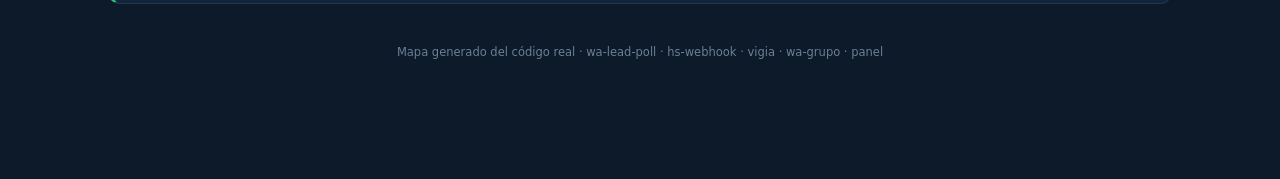
<file: MAPA-AGENTE-WHATSAPP.html>
<!doctype html>
<html lang="es">
<head>
<meta charset="utf-8">
<meta name="viewport" content="width=device-width, initial-scale=1">
<title>Mapa del Agente de WhatsApp · Playa Blanca</title>
<link rel="icon" href="data:image/svg+xml,<svg xmlns='http://www.w3.org/2000/svg' viewBox='0 0 100 100'><text y='.9em' font-size='90'>🗺️</text></svg>">
<style>
:root{
  --navy:#1B2F4B; --navy2:#12233A; --gold:#B8933F; --gold-soft:#D9C398;
  --bg:#0C1A2A; --panel:#12243A; --panel2:#16283B; --line:#22374E;
  --ink:#E7EEF5; --ink2:#9FB2C6; --ink3:#6B7F95;
  --green:#2FBF71; --green-bg:#0F2E22; --red:#E5555F; --red-bg:#331519;
  --amber:#E0A03A; --amber-bg:#2E2413; --gray:#5B6E84; --gray-bg:#17222f;
  --blue:#5A82BC;
}
*{box-sizing:border-box;margin:0;padding:0}
body{background:var(--bg);color:var(--ink);font-family:'Inter',system-ui,-apple-system,sans-serif;-webkit-font-smoothing:antialiased;line-height:1.45}
.wrap{max-width:1100px;margin:0 auto;padding:24px 18px 120px}
h1{font-size:24px;font-weight:800;letter-spacing:-.01em}
.sub{color:var(--ink2);font-size:14px;margin-top:5px}
.legend{display:flex;gap:16px;flex-wrap:wrap;margin:18px 0 6px;font-size:12.5px;color:var(--ink2)}
.legend span{display:inline-flex;align-items:center;gap:6px}
.dot{width:10px;height:10px;border-radius:50%;display:inline-block}
.dot.g{background:var(--green)} .dot.r{background:var(--red)} .dot.a{background:var(--amber)} .dot.y{background:var(--gray)}

.banner{background:var(--red-bg);border:1px solid var(--red);border-radius:14px;padding:14px 16px;margin:16px 0 8px;font-size:13.5px}
.banner b{color:var(--red)}

.lane{margin-top:26px}
.lanehead{display:flex;align-items:center;gap:10px;margin-bottom:12px}
.lanehead .n{width:26px;height:26px;border-radius:8px;background:var(--gold);color:#1a1204;font-weight:800;display:grid;place-items:center;font-size:13px;flex:none}
.lanehead h2{font-size:15px;font-weight:700;letter-spacing:.01em}
.lanehead .tag{font-size:11px;color:var(--ink3);background:var(--panel2);border:1px solid var(--line);padding:3px 8px;border-radius:20px}

.row{display:flex;gap:12px;flex-wrap:wrap;align-items:stretch}
.node{background:var(--panel);border:1px solid var(--line);border-left:4px solid var(--gray);border-radius:12px;padding:13px 15px;cursor:pointer;transition:.15s;flex:1 1 240px;min-width:220px;position:relative}
.node:hover{transform:translateY(-2px);border-color:var(--blue);box-shadow:0 8px 22px rgba(0,0,0,.35)}
.node.g{border-left-color:var(--green)} .node.r{border-left-color:var(--red)} .node.a{border-left-color:var(--amber)} .node.y{border-left-color:var(--gray)}
.node .ic{font-size:20px}
.node .t{font-weight:700;font-size:13.5px;margin-top:6px}
.node .d{color:var(--ink2);font-size:12px;margin-top:4px}
.node .st{position:absolute;top:11px;right:12px;font-size:10px;font-weight:700;padding:2px 7px;border-radius:20px}
.node.g .st{color:var(--green);background:var(--green-bg)} .node.r .st{color:var(--red);background:var(--red-bg)}
.node.a .st{color:var(--amber);background:var(--amber-bg)} .node.y .st{color:var(--ink2);background:var(--gray-bg)}
.node .more{font-size:11px;color:var(--blue);margin-top:8px;font-weight:600}

.arrow{text-align:center;color:var(--ink3);font-size:20px;margin:2px 0;line-height:1}
.split{display:flex;gap:10px;flex-wrap:wrap}
.filter{background:var(--panel2);border:1px dashed var(--line);border-radius:10px;padding:10px 12px;flex:1 1 200px;min-width:190px;cursor:pointer;transition:.15s}
.filter:hover{border-color:var(--blue);border-style:solid}
.filter .t{font-weight:700;font-size:12.5px;display:flex;align-items:center;gap:6px}
.filter .d{color:var(--ink2);font-size:11.5px;margin-top:3px}

/* drawer */
.drawer{position:fixed;inset:0;background:rgba(4,10,18,.6);display:none;align-items:flex-end;justify-content:center;z-index:50;backdrop-filter:blur(2px)}
.drawer.on{display:flex}
.drawer .box{background:var(--panel);border:1px solid var(--line);border-radius:18px 18px 0 0;width:min(680px,100%);max-height:82vh;overflow:auto;padding:22px 22px 30px;animation:up .2s ease}
@keyframes up{from{transform:translateY(30px);opacity:.5}to{transform:translateY(0);opacity:1}}
@media(min-width:700px){.drawer{align-items:center}.drawer .box{border-radius:18px}}
.drawer .x{float:right;background:var(--panel2);border:1px solid var(--line);color:var(--ink2);width:32px;height:32px;border-radius:9px;cursor:pointer;font-size:16px}
.drawer h3{font-size:18px;font-weight:800;display:flex;align-items:center;gap:9px}
.drawer .badge{font-size:11px;font-weight:700;padding:3px 9px;border-radius:20px;margin-left:4px}
.drawer .sec{margin-top:16px}
.drawer .sec .lbl{font-size:11px;text-transform:uppercase;letter-spacing:.07em;color:var(--gold-soft);font-weight:700;margin-bottom:5px}
.drawer .sec p{font-size:14px;color:var(--ink);line-height:1.55}
.drawer .rule{background:var(--navy2);border:1px solid var(--line);border-radius:10px;padding:11px 13px;font-size:13px;color:var(--ink2);margin-top:4px}
.drawer code{background:var(--navy2);border:1px solid var(--line);padding:1px 6px;border-radius:6px;font-size:12px;color:var(--gold-soft);font-family:ui-monospace,monospace}
.drawer .file{font-size:11.5px;color:var(--ink3);margin-top:14px;font-family:ui-monospace,monospace}
.foot{margin-top:40px;text-align:center;color:var(--ink3);font-size:11.5px}
</style>
</head>
<body>
<div class="wrap">
  <h1>🗺️ Mapa del Agente de WhatsApp</h1>
  <div class="sub">Playa Blanca Residences · cómo un lead se convierte en aviso al grupo. <b>Toca cualquier caja</b> para ver qué hace y la regla exacta.</div>

  <div class="legend">
    <span><i class="dot g"></i> funcionando</span>
    <span><i class="dot r"></i> roto ahora</span>
    <span><i class="dot a"></i> condicional / espera</span>
    <span><i class="dot y"></i> paso interno</span>
  </div>

  <div class="banner">⚠️ <b>Estado hoy:</b> el gatillo que manda al GRUPO (cron-job.org, cada 2 min) está <b>caído</b>. Por eso el aviso va atrasado (viste #05 pero ya hay 7). Los leads NO se pierden — están en HubSpot; falta el aviso. La solución está en la caja roja 👇.</div>

  <!-- 1 ENTRADA -->
  <div class="lane">
    <div class="lanehead"><div class="n">1</div><h2>Entra un lead</h2><span class="tag">origen</span></div>
    <div class="row">
      <div class="node g" data-k="web"><div class="ic">🌐</div><span class="st">vivo</span><div class="t">Formulario WEB (landing)</div><div class="d">Panamá / Colombia. Deja nombre, tel, presupuesto…</div><div class="more">ver detalle →</div></div>
      <div class="node g" data-k="instant"><div class="ic">📋</div><span class="st">vivo</span><div class="t">Formulario instantáneo Meta</div><div class="d">El que se llena dentro de Facebook/Instagram.</div><div class="more">ver detalle →</div></div>
    </div>
    <div class="arrow">↓ los dos caen en <b style="color:var(--ink)">HubSpot</b> (tu CRM) ↓</div>
  </div>

  <!-- 2 GATILLOS -->
  <div class="lane">
    <div class="lanehead"><div class="n">2</div><h2>¿Qué revisa si hay lead nuevo?</h2><span class="tag">gatillos</span></div>
    <div class="row">
      <div class="node r" data-k="cronjob"><div class="ic">⏰</div><span class="st">ROTO</span><div class="t">cron-job.org (cada 2 min)</div><div class="d">Dispara el aviso al GRUPO WhatsApp. Externo → frágil.</div><div class="more">ver por qué falla →</div></div>
      <div class="node g" data-k="vigiacron"><div class="ic">🤖</div><span class="st">vivo</span><div class="t">Cron Vercel (5 veces/día)</div><div class="d">Dispara al vigía de Telegram (Valen).</div><div class="more">ver detalle →</div></div>
      <div class="node g" data-k="reportecron"><div class="ic">📅</div><span class="st">vivo</span><div class="t">Cron Vercel (8am)</div><div class="d">Dispara el reporte diario al grupo.</div><div class="more">ver detalle →</div></div>
    </div>
    <div class="arrow">↓ el de arriba (roto) alimenta el camino del GRUPO ↓</div>
  </div>

  <!-- 3 VIGIA GRUPO -->
  <div class="lane">
    <div class="lanehead"><div class="n">3</div><h2>Vigía del grupo — filtra el lead</h2><span class="tag">api/wa-lead-poll.js</span></div>
    <div class="split">
      <div class="filter" data-k="f-dedup"><div class="t">🔁 ¿Ya avisado?</div><div class="d">Si tiene la marca <code>wa_alerta</code> → se salta. Nunca repite.</div></div>
      <div class="filter" data-k="f-basura"><div class="t">🗑️ ¿Es basura?</div><div class="d">Campaña vacía o "GOOGLE" → NO avisa (no es lead de anuncio).</div></div>
      <div class="filter" data-k="f-espera"><div class="t">⏳ ¿Falta data?</div><div class="d">Lead &lt;10 min sin presupuesto → espera y reintenta.</div></div>
    </div>
    <div class="arrow">↓ si pasa los 3 filtros ↓</div>
  </div>

  <!-- 4 ARMADO -->
  <div class="lane">
    <div class="lanehead"><div class="n">4</div><h2>Arma el mensaje bonito</h2><span class="tag">api/hs-webhook.js</span></div>
    <div class="row">
      <div class="node g" data-k="fmtwa"><div class="ic">✍️</div><span class="st">vivo</span><div class="t">Construye la ficha del lead</div><div class="d">#número del día · calidad (💎/🔥/🆕) · presupuesto · plazo · asesor · links wa.me y HubSpot.</div><div class="more">ver qué calcula →</div></div>
    </div>
    <div class="arrow">↓</div>
  </div>

  <!-- 5 SALIDA -->
  <div class="lane">
    <div class="lanehead"><div class="n">5</div><h2>Envía</h2><span class="tag">Green API</span></div>
    <div class="row">
      <div class="node g" data-k="greenapi"><div class="ic">🟢</div><span class="st">vivo</span><div class="t">Green API → GRUPO WhatsApp</div><div class="d">Manda la ficha al grupo de Ralph + asesores. (Probado hoy: envía OK.)</div><div class="more">ver detalle →</div></div>
      <div class="node g" data-k="marca"><div class="ic">🔖</div><span class="st">vivo</span><div class="t">Marca "ya avisado"</div><div class="d">Solo si Green API confirma → estampa <code>wa_alerta</code>. Si falla, reintenta.</div><div class="more">ver detalle →</div></div>
    </div>
  </div>

  <!-- PARALELO: TELEGRAM -->
  <div class="lane">
    <div class="lanehead"><div class="n">A</div><h2>En paralelo — Vigía de Telegram (Valen)</h2><span class="tag">api/vigia.js</span></div>
    <div class="row">
      <div class="node g" data-k="vigia"><div class="ic">💬</div><span class="st">vivo</span><div class="t">Avisa a tu Telegram</div><div class="d">+$300k → 🔥 fuerte · resto → 🆕 normal · basura → fuera. (Recién arreglado.)</div><div class="more">ver detalle →</div></div>
    </div>
  </div>

  <!-- PARALELO: REPORTES -->
  <div class="lane">
    <div class="lanehead"><div class="n">B</div><h2>En paralelo — Reporte diario</h2><span class="tag">api/wa-grupo.js</span></div>
    <div class="row">
      <div class="node g" data-k="reporte"><div class="ic">📊</div><span class="st">vivo</span><div class="t">Resumen al grupo (8am)</div><div class="d">Diario siempre · Semanal (domingo) · Mensual (fin de mes). Con Excel adjunto.</div><div class="more">ver detalle →</div></div>
    </div>
  </div>

  <div class="foot">Mapa generado del código real · wa-lead-poll · hs-webhook · vigia · wa-grupo · panel</div>
</div>

<div class="drawer" id="drawer"><div class="box" id="dbox"></div></div>

<script>
const DATA = {
  web:{ic:"🌐",t:"Formulario WEB (landing)",st:"g",badge:"funcionando",
    que:"El formulario de tus páginas (landing Panamá y Colombia). Cuando alguien lo llena, sus datos entran directo a HubSpot con la etiqueta de qué país y qué campaña.",
    regla:"Guarda <code>origen_formulario</code> = \"Landing Panamá\" o \"Landing Colombia\". Por eso el aviso puede poner el sello 🌐 Página web · País.",
    file:"landing-*/index.html → /api/crm"},
  instant:{ic:"📋",t:"Formulario instantáneo de Meta",st:"g",badge:"funcionando",
    que:"El formulario que se llena SIN salir de Facebook/Instagram. Meta lo pasa a HubSpot por la integración.",
    regla:"La campaña llega en <code>hs_latest_source_data_2</code>. Ojo: a veces el presupuesto llega unos minutos DESPUÉS (por eso existe el filtro 'esperar data').",
    file:"Integración Meta ↔ HubSpot"},
  cronjob:{ic:"⏰",t:"cron-job.org (cada 2 min)",st:"r",badge:"ROTO AHORA",
    que:"Es un reloj EXTERNO (página aparte, cuenta tuya en cron-job.org) que cada 2 minutos toca la puerta de tu sistema para preguntar '¿hay lead nuevo?'. Ese toque es el que arranca todo el camino hacia el GRUPO de WhatsApp.",
    regla:"Hoy NO está tocando la puerta → nadie revisa → los leads nuevos (06, 07…) se quedan sin aviso al grupo. NO es el código: el código funciona (lo probamos). Es este reloj externo apagado.",
    fix:"Arreglo: (1) revivir el job en cron-job.org, o (2) MEJOR: cambiarlo a un disparador que no dependa de una página externa que se cae — webhook instantáneo de HubSpot (avisa en el segundo que entra el lead) o cron nativo de Vercel.",
    file:"Externo → GET /api/wa-lead-poll?key=…&mins=5"},
  vigiacron:{ic:"🤖",t:"Cron de Vercel (5 veces/día)",st:"g",badge:"funcionando",
    que:"Relojes DENTRO de Vercel (no dependen de nadie externo) que corren a las 9am, 11am, 1pm, 3pm y 5pm Panamá. Disparan el vigía de Telegram.",
    regla:"Nativo de Vercel = confiable, nunca se cae solo. La pega: en el plan gratis solo se pueden horas fijas, no cada 2 min.",
    file:"vercel.json → /api/vigia (14/16/18/20/22 UTC)"},
  reportecron:{ic:"📅",t:"Cron de Vercel (8am)",st:"g",badge:"funcionando",
    que:"Reloj nativo de Vercel que a las 8am Panamá dispara el resumen del día al grupo.",
    regla:"Un solo disparo diario. Decide solo si además toca semanal (si ayer fue domingo) o mensual (si ayer fue fin de mes).",
    file:"vercel.json → /api/wa-grupo?auto=1 (13 UTC)"},
  "f-dedup":{ic:"🔁",t:"Filtro: ¿ya avisado?",st:"y",badge:"paso interno",
    que:"Antes de avisar, revisa si a ese lead YA le avisó antes. Así nunca te llega el mismo lead dos veces al grupo.",
    regla:"Busca leads SIN la marca <code>wa_alerta</code>. Cuando avisa, estampa esa marca en HubSpot. La marca sobrevive aunque se reinicie el sistema.",
    file:"wa-lead-poll.js · filtro wa_alerta NOT_HAS_PROPERTY"},
  "f-basura":{ic:"🗑️",t:"Filtro: ¿es basura?",st:"y",badge:"paso interno",
    que:"Descarta contactos que NO son leads de tus anuncios: los que entran por Google u orgánico, o sin campaña. Para no llenar el grupo de ruido.",
    regla:"Si la campaña viene vacía o dice 'GOOGLE' → lo marca basura y NO avisa. (Esta misma regla la pusimos también en el vigía de Telegram.)",
    file:"wa-lead-poll.js / vigia.js · check GOOGLE|vacía"},
  "f-espera":{ic:"⏳",t:"Filtro: ¿falta data?",st:"a",badge:"espera",
    que:"El dato #1 para Ralph es el PRESUPUESTO. A veces Meta lo llena un ratito después de crear el lead. Este filtro espera a que llegue antes de avisar, para que la ficha salga completa.",
    regla:"Si el lead tiene menos de 10 min y todavía no tiene presupuesto → espera y reintenta en el próximo ciclo. A los 10 min avisa como esté.",
    file:"wa-lead-poll.js · edadMin<10 && !tieneRango"},
  fmtwa:{ic:"✍️",t:"Arma la ficha del lead",st:"g",badge:"funcionando",
    que:"Toma el lead y construye el mensaje bonito que llega al grupo. Calcula varias cosas automáticamente.",
    regla:"Calcula: <code>#número</code> del día (orden de llegada, reloj Panamá) · etiqueta de calidad (💎 premium/alto · 🟡 medio · 🔥 compra inmediata · 🆕 nuevo) · presupuesto y plazo (los busca en 5+ nombres de campo distintos) · si es web o form interno · asesor asignado · links de WhatsApp y ficha HubSpot.",
    file:"hs-webhook.js · función fmtWA()"},
  greenapi:{ic:"🟢",t:"Green API → GRUPO WhatsApp",st:"g",badge:"funcionando",
    que:"El servicio que conecta tu número Digitel con WhatsApp y manda el mensaje al grupo de Ralph + asesores.",
    regla:"Hoy lo probamos: mandó la ficha de Leider a tu propio número y salió (sent:1). El envío funciona. El grupo está en <code>GREENAPI_GROUP</code>. ⚠️ El teléfono Digitel debe estar SIEMPRE encendido con wifi.",
    file:"hs-webhook.js · función waSend() → Green API"},
  marca:{ic:"🔖",t:"Marca 'ya avisado'",st:"g",badge:"funcionando",
    que:"Después de enviar, deja constancia para no repetir.",
    regla:"SOLO marca si Green API confirmó el envío (devolvió idMessage). Si el envío falló, NO marca → así lo reintenta luego y ningún lead se pierde en silencio.",
    file:"wa-lead-poll.js · estampa wa_alerta tras éxito"},
  vigia:{ic:"💬",t:"Vigía de Telegram (Valen)",st:"g",badge:"recién arreglado",
    que:"Un segundo vigía, independiente, que te avisa a TI por Telegram. Corre en los relojes nativos de Vercel (confiables).",
    regla:"Hoy lo arreglamos (opción C): antes solo avisaba leads +$300k. Ahora avisa TODOS → +$300k con alarma 🔥, el resto como 🆕 normal, y descarta basura. Dedup propio con la marca <code>vigia_alerta</code>.",
    file:"api/vigia.js"},
  reporte:{ic:"📊",t:"Reporte diario al grupo",st:"g",badge:"funcionando",
    que:"Cada mañana manda al grupo el resumen: cuántos leads, cuáles calientes, presupuestos, contactados, mejor ángulo. Con un Excel adjunto.",
    regla:"8am Panamá siempre el diario. Si ayer fue domingo, además el semanal. Si ayer fue fin de mes, además el mensual. Todo del día YA cerrado.",
    file:"api/wa-grupo.js · ?auto=1"},
};
const badgeColor={g:"var(--green)",r:"var(--red)",a:"var(--amber)",y:"var(--gray)"};
const badgeBg={g:"var(--green-bg)",r:"var(--red-bg)",a:"var(--amber-bg)",y:"var(--gray-bg)"};
const drawer=document.getElementById('drawer'), dbox=document.getElementById('dbox');
function open(k){
  const d=DATA[k]; if(!d) return;
  let h=`<button class="x" onclick="closeD()">✕</button>`;
  h+=`<h3>${d.ic} ${d.t}<span class="badge" style="color:${badgeColor[d.st]};background:${badgeBg[d.st]}">${d.badge}</span></h3>`;
  h+=`<div class="sec"><div class="lbl">Qué hace</div><p>${d.que}</p></div>`;
  h+=`<div class="sec"><div class="lbl">Regla exacta</div><div class="rule">${d.regla}</div></div>`;
  if(d.fix) h+=`<div class="sec"><div class="lbl">✅ Cómo se arregla</div><div class="rule" style="border-color:var(--green)">${d.fix}</div></div>`;
  h+=`<div class="file">📄 ${d.file}</div>`;
  dbox.innerHTML=h; drawer.classList.add('on');
}
function closeD(){ drawer.classList.remove('on'); }
document.querySelectorAll('[data-k]').forEach(el=>el.addEventListener('click',()=>open(el.dataset.k)));
drawer.addEventListener('click',e=>{ if(e.target===drawer) closeD(); });
document.addEventListener('keydown',e=>{ if(e.key==='Escape') closeD(); });
</script>
</body>
</html>
</file>
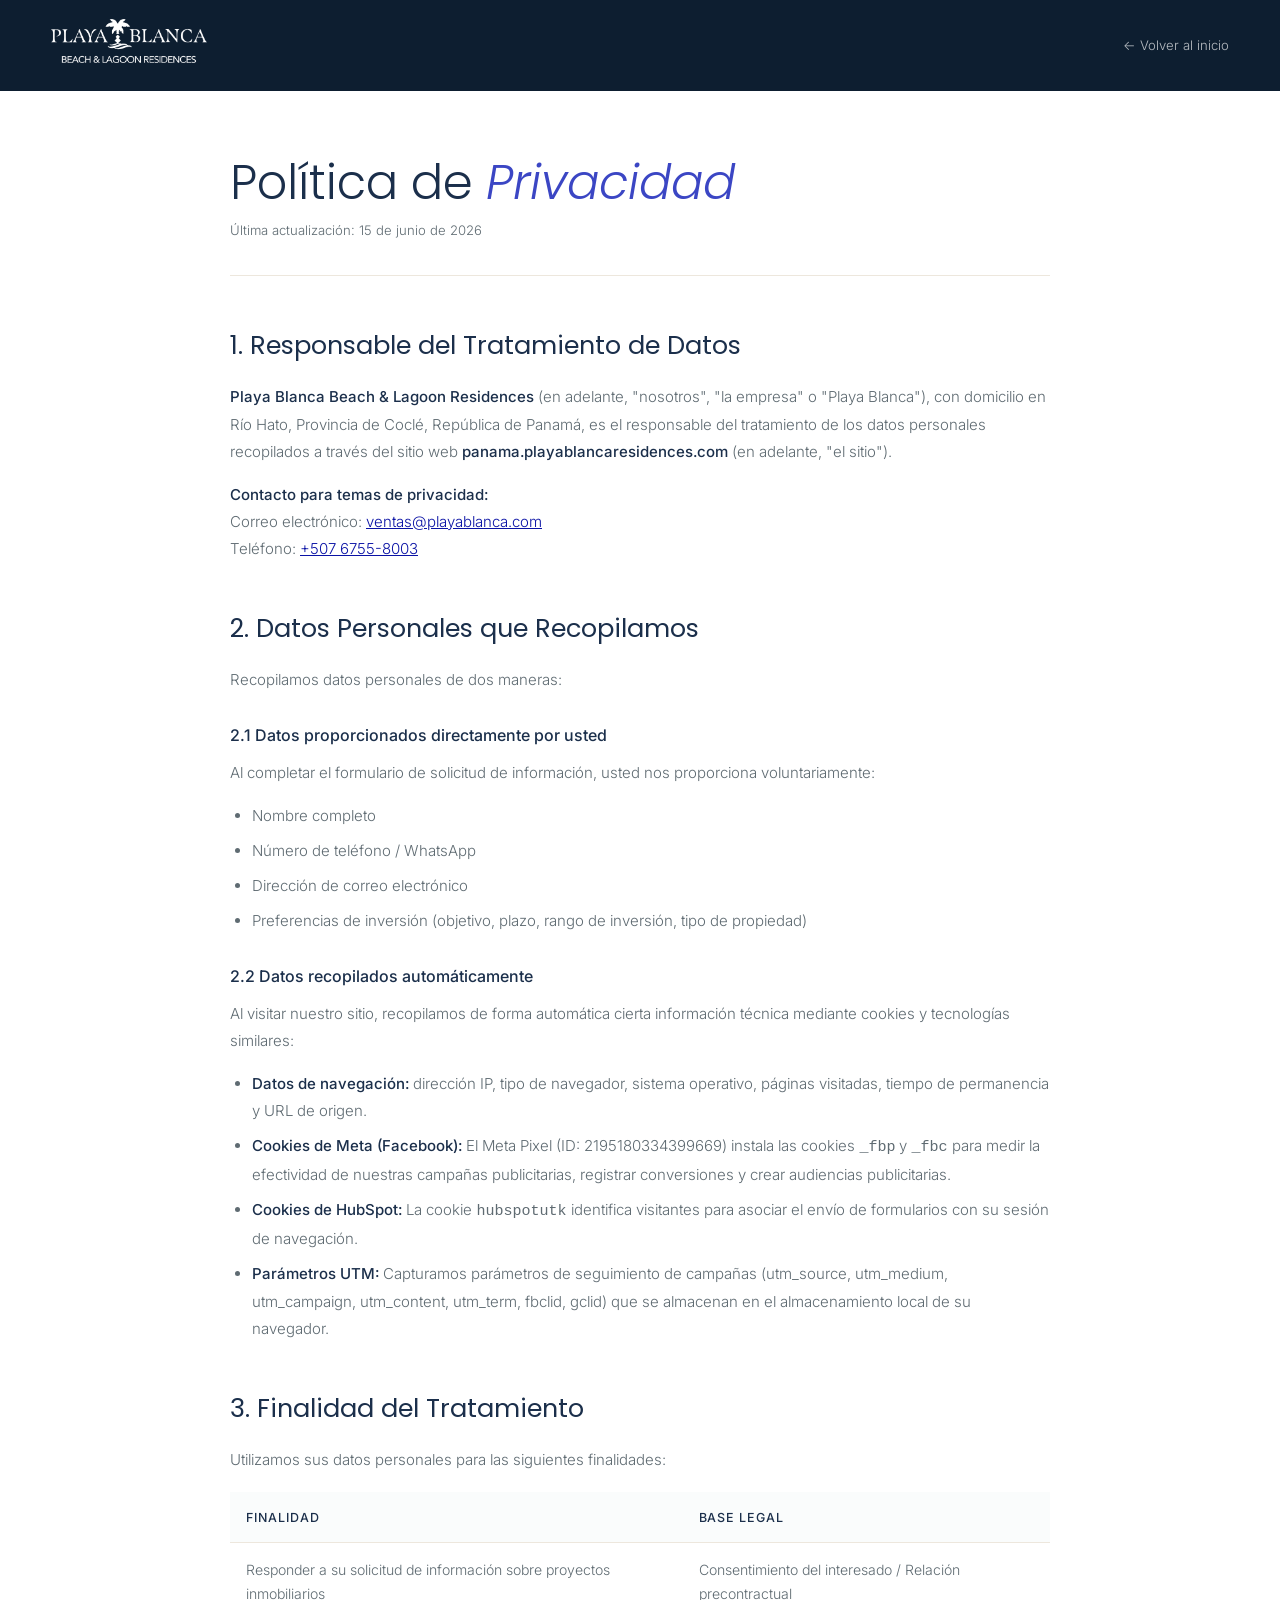
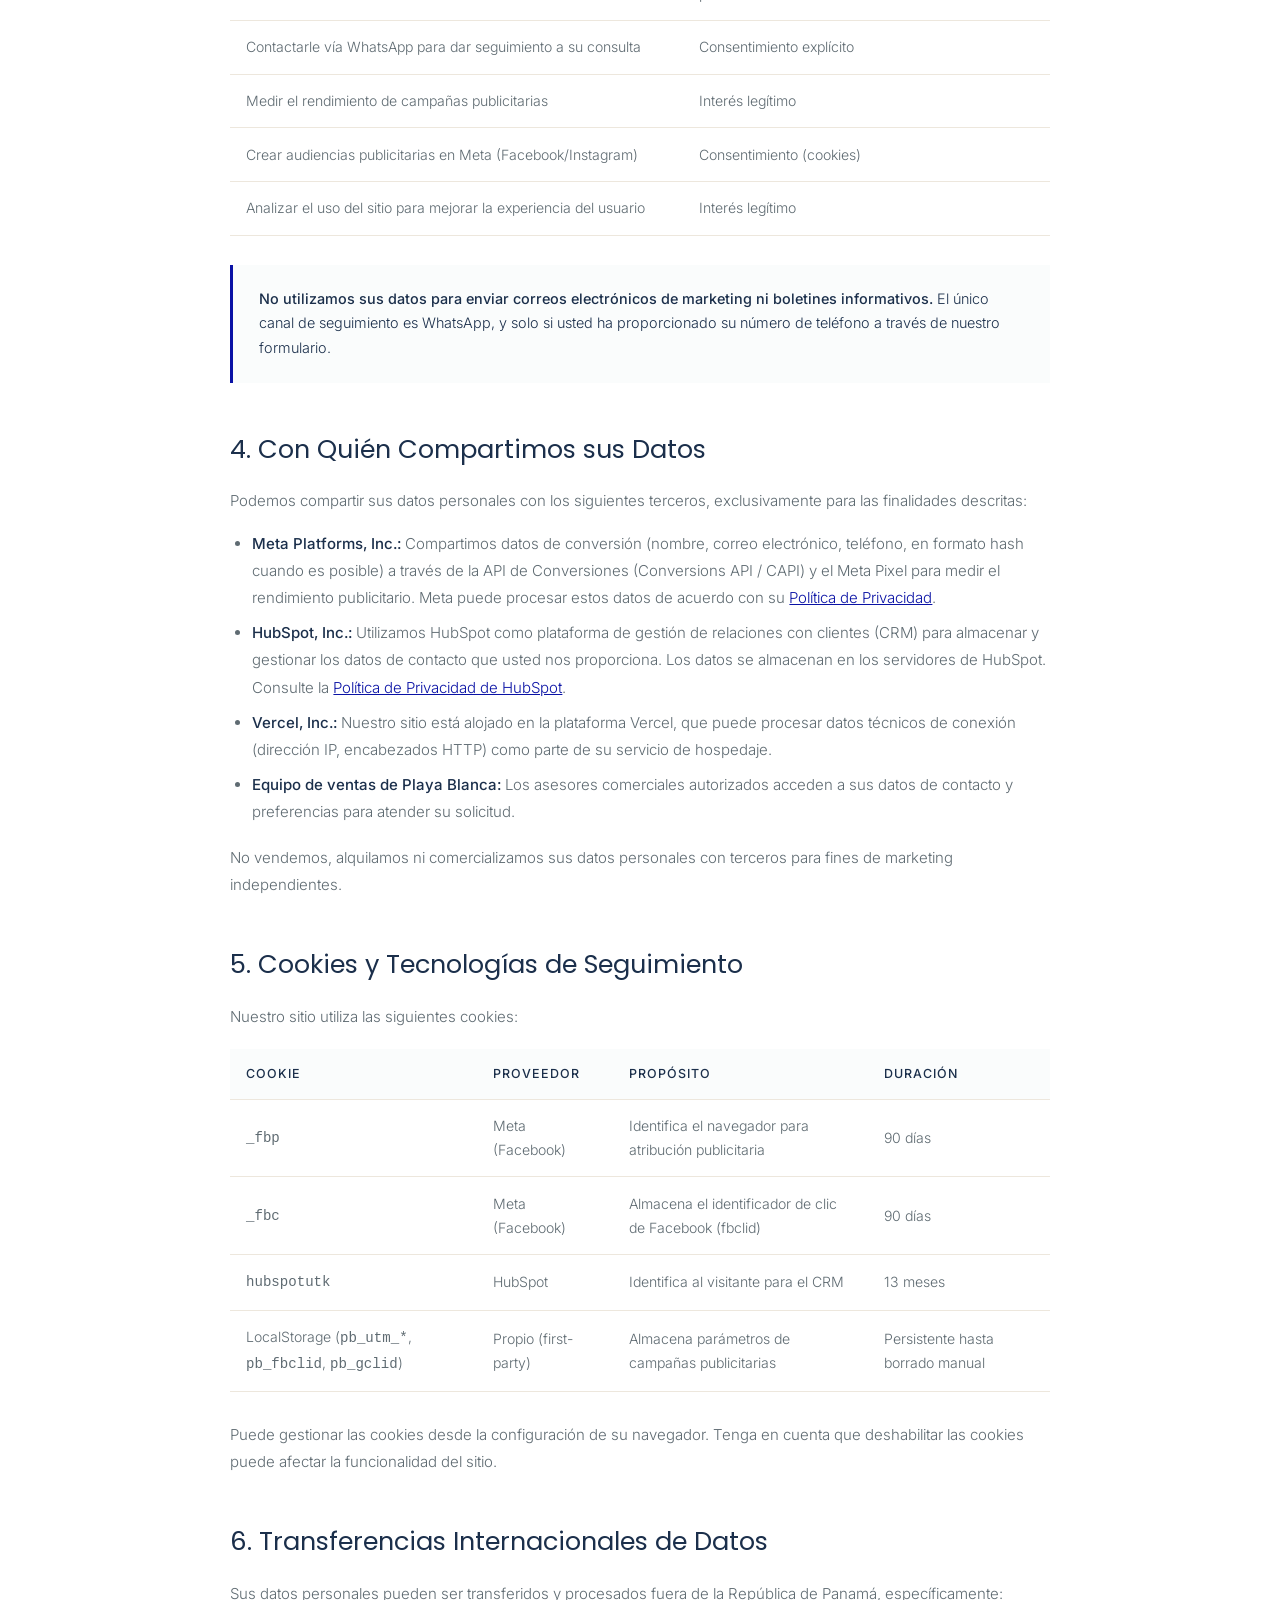
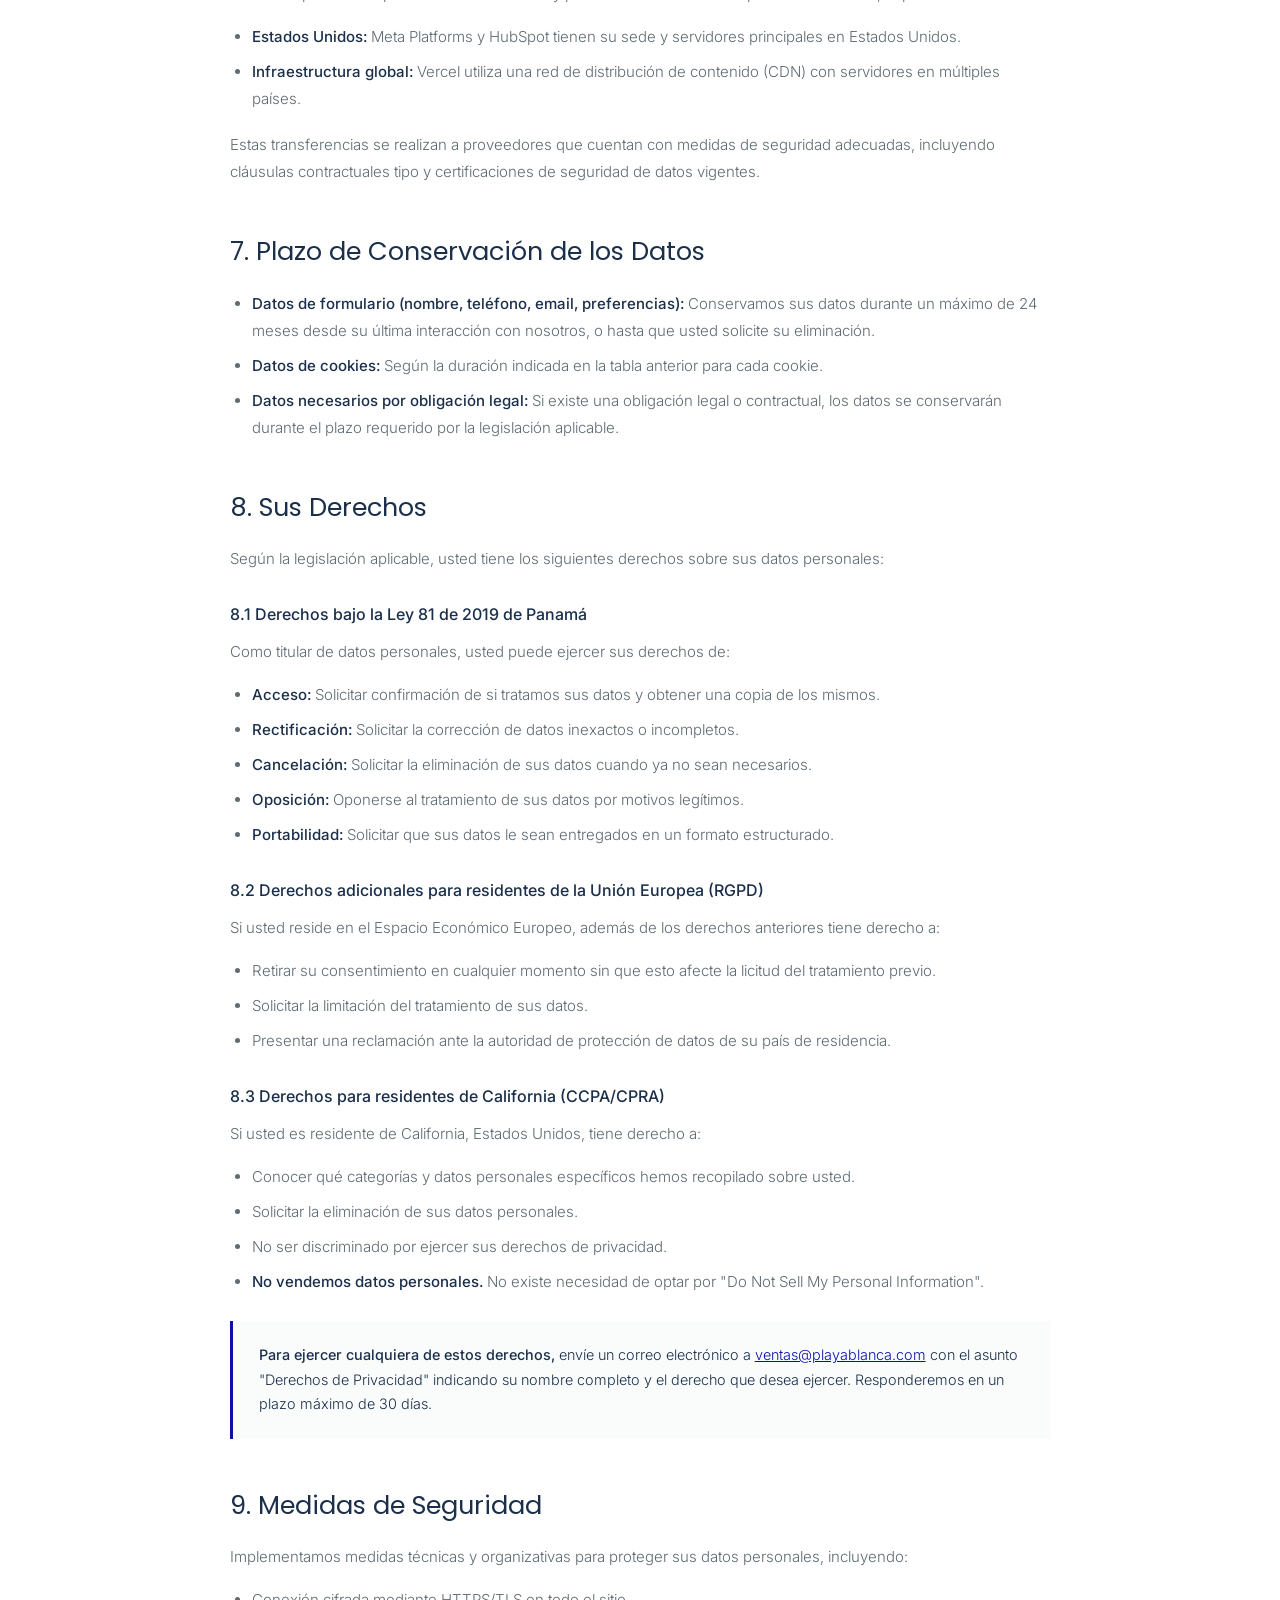
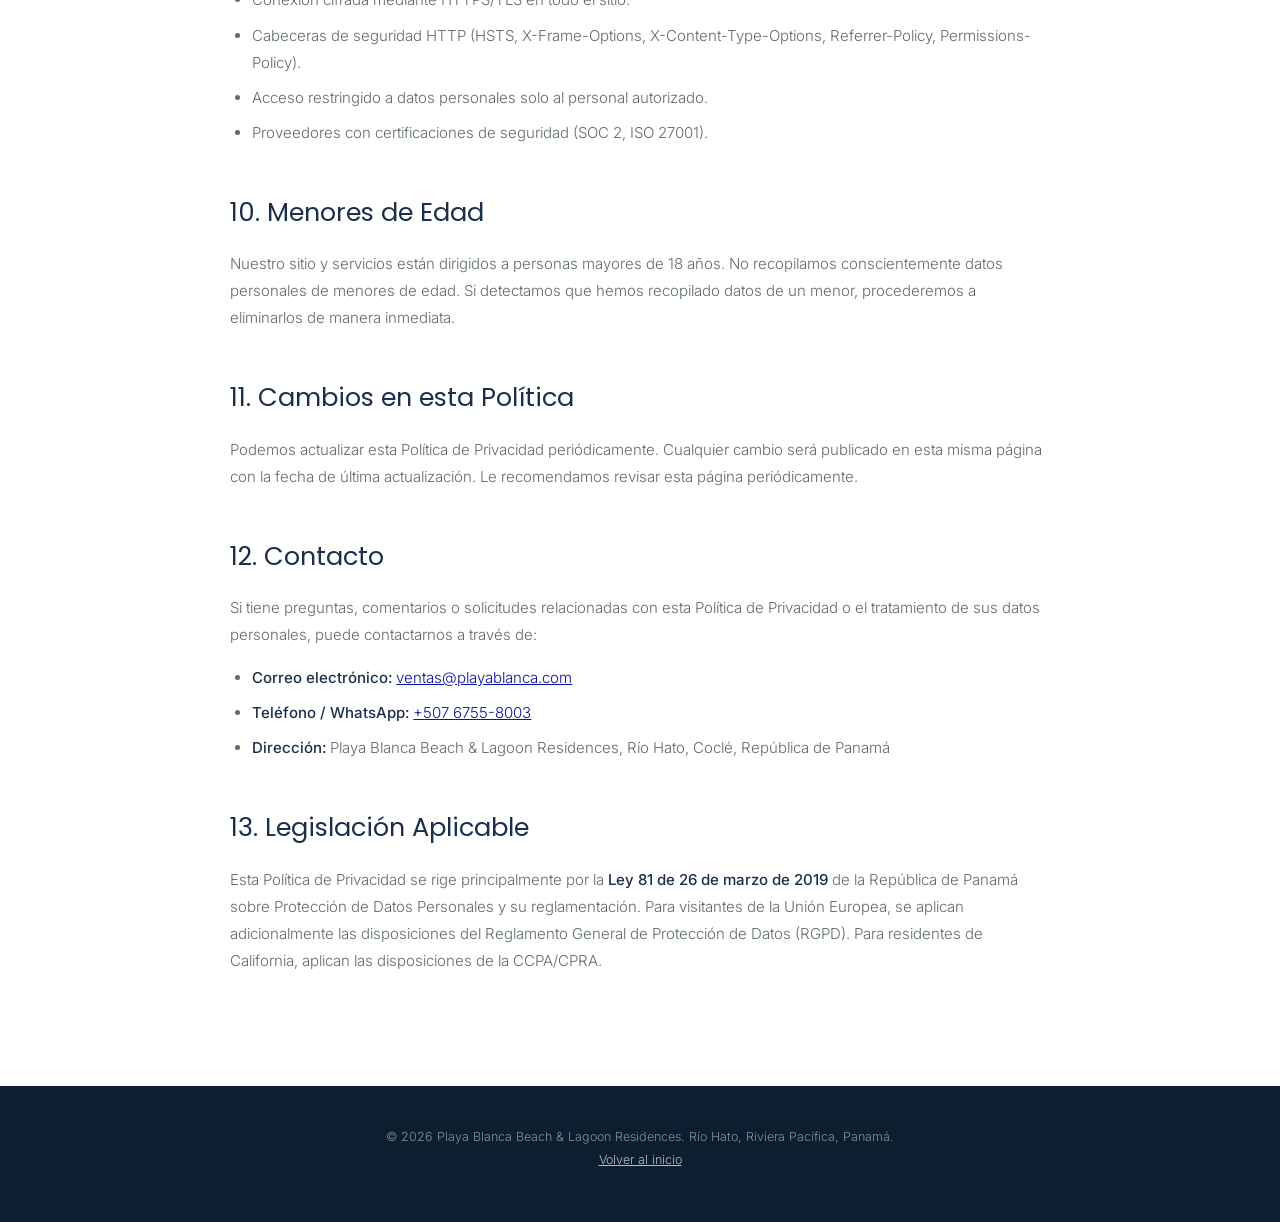
<file: privacidad.html>
<!DOCTYPE html>
<html lang="es">
<head>
  <meta charset="UTF-8">
  <meta name="viewport" content="width=device-width, initial-scale=1.0">
  <title>Política de Privacidad — Playa Blanca Beach & Lagoon Residences</title>
  <meta name="robots" content="noindex, nofollow">
  <meta name="description" content="Política de privacidad de Playa Blanca Beach & Lagoon Residences. Cómo recopilamos, usamos y protegemos tus datos personales.">
  <link rel="icon" type="image/png" href="logo.png">
  <link rel="preconnect" href="https://fonts.googleapis.com">
  <link rel="preconnect" href="https://fonts.gstatic.com" crossorigin>
  <link rel="preload" as="style" href="https://fonts.googleapis.com/css2?family=Poppins:wght@500;600;700&family=Inter:wght@300;400;500;600&display=swap">
  <link href="https://fonts.googleapis.com/css2?family=Poppins:wght@500;600;700&family=Inter:wght@300;400;500;600&display=swap" rel="stylesheet" media="print" onload="this.media='all'">
  <noscript><link href="https://fonts.googleapis.com/css2?family=Poppins:wght@500;600;700&family=Inter:wght@300;400;500;600&display=swap" rel="stylesheet"></noscript>

  <style>
    :root {
      --navy: #1B2F4B;
      --navy-deep: #0D1E30;
      --gold: #0a12a5;
      --gold-light: #3b46c4;
      --sand: #fafcfc;
      --cream: #fafcfc;
      --muted: #5F6B72;
      --white: #FFFFFF;
      --serif: 'Poppins', -apple-system, system-ui, sans-serif;
      --sans: 'Inter', -apple-system, sans-serif;
    }
    *, *::before, *::after { margin: 0; padding: 0; box-sizing: border-box; }
    body {
      font-family: var(--sans);
      font-weight: 300;
      color: var(--navy);
      background: var(--white);
      line-height: 1.7;
      -webkit-font-smoothing: antialiased;
    }
    .top-bar {
      background: var(--navy-deep);
      padding: 1.2rem 0;
    }
    .top-bar-inner {
      width: min(1240px, 92%);
      margin: 0 auto;
      display: flex;
      align-items: center;
      justify-content: space-between;
    }
    .top-bar img { height: 44px; filter: brightness(0) invert(1); }
    .top-bar a.back-link {
      color: rgba(255,255,255,0.7);
      font-size: 0.82rem;
      text-decoration: none;
      transition: color 0.2s;
    }
    .top-bar a.back-link:hover { color: var(--gold-light); }

    .content {
      width: min(820px, 92%);
      margin: 0 auto;
      padding: 4rem 0 6rem;
    }
    h1 {
      font-family: var(--serif);
      font-weight: 300;
      font-size: clamp(2rem, 4vw, 3rem);
      line-height: 1.15;
      margin-bottom: 0.6rem;
    }
    h1 em { font-style: italic; color: var(--gold-light); }
    .updated {
      font-size: 0.82rem;
      color: var(--muted);
      margin-bottom: 3rem;
      padding-bottom: 2rem;
      border-bottom: 1px solid #EDE7DD;
    }
    h2 {
      font-family: var(--serif);
      font-weight: 400;
      font-size: 1.6rem;
      margin: 2.8rem 0 1rem;
      color: var(--navy);
    }
    h3 {
      font-weight: 500;
      font-size: 1rem;
      margin: 1.8rem 0 0.6rem;
    }
    p, li {
      font-size: 0.94rem;
      color: var(--muted);
      line-height: 1.8;
      margin-bottom: 1rem;
    }
    ul, ol { padding-left: 1.4rem; margin-bottom: 1.2rem; }
    li { margin-bottom: 0.5rem; }
    a { color: var(--gold); text-decoration: underline; }
    a:hover { color: var(--gold-light); }
    strong { font-weight: 500; color: var(--navy); }
    .highlight-box {
      background: var(--sand);
      border-left: 3px solid var(--gold);
      padding: 1.4rem 1.6rem;
      margin: 1.6rem 0;
      font-size: 0.9rem;
    }
    table {
      width: 100%;
      border-collapse: collapse;
      margin: 1.2rem 0 1.8rem;
      font-size: 0.88rem;
    }
    th, td {
      padding: 0.9rem 1rem;
      text-align: left;
      border-bottom: 1px solid #EDE7DD;
      color: var(--muted);
    }
    th {
      font-weight: 500;
      color: var(--navy);
      background: var(--sand);
      font-size: 0.78rem;
      letter-spacing: 0.08em;
      text-transform: uppercase;
    }
    .footer-legal {
      background: var(--navy-deep);
      padding: 2.5rem 0;
      text-align: center;
    }
    .footer-legal p {
      color: rgba(255,255,255,0.5);
      font-size: 0.78rem;
    }
    .footer-legal a { color: rgba(255,255,255,0.7); }
    @media (max-width: 640px) {
      .content { padding: 2.5rem 0 4rem; }
      table { font-size: 0.8rem; }
      th, td { padding: 0.7rem 0.6rem; }
    }
  </style>
</head>
<body>

  <div class="top-bar">
    <div class="top-bar-inner">
      <a href="/"><img src="logo.png" alt="Playa Blanca Beach & Lagoon Residences" width="156" height="44"></a>
      <a href="/" class="back-link">&larr; Volver al inicio</a>
    </div>
  </div>

  <main class="content">
    <h1>Política de <em>Privacidad</em></h1>
    <p class="updated">Última actualización: 15 de junio de 2026</p>

    <!-- 1. RESPONSABLE -->
    <h2>1. Responsable del Tratamiento de Datos</h2>
    <p><strong>Playa Blanca Beach &amp; Lagoon Residences</strong> (en adelante, "nosotros", "la empresa" o "Playa Blanca"), con domicilio en Río Hato, Provincia de Coclé, República de Panamá, es el responsable del tratamiento de los datos personales recopilados a través del sitio web <strong>panama.playablancaresidences.com</strong> (en adelante, "el sitio").</p>
    <p><strong>Contacto para temas de privacidad:</strong><br>
    Correo electrónico: <a href="mailto:ventas@playablanca.com">ventas@playablanca.com</a><br>
    Teléfono: <a href="tel:+50767558003">+507 6755-8003</a></p>

    <!-- 2. DATOS QUE RECOPILAMOS -->
    <h2>2. Datos Personales que Recopilamos</h2>
    <p>Recopilamos datos personales de dos maneras:</p>

    <h3>2.1 Datos proporcionados directamente por usted</h3>
    <p>Al completar el formulario de solicitud de información, usted nos proporciona voluntariamente:</p>
    <ul>
      <li>Nombre completo</li>
      <li>Número de teléfono / WhatsApp</li>
      <li>Dirección de correo electrónico</li>
      <li>Preferencias de inversión (objetivo, plazo, rango de inversión, tipo de propiedad)</li>
    </ul>

    <h3>2.2 Datos recopilados automáticamente</h3>
    <p>Al visitar nuestro sitio, recopilamos de forma automática cierta información técnica mediante cookies y tecnologías similares:</p>
    <ul>
      <li><strong>Datos de navegación:</strong> dirección IP, tipo de navegador, sistema operativo, páginas visitadas, tiempo de permanencia y URL de origen.</li>
      <li><strong>Cookies de Meta (Facebook):</strong> El Meta Pixel (ID: 2195180334399669) instala las cookies <code>_fbp</code> y <code>_fbc</code> para medir la efectividad de nuestras campañas publicitarias, registrar conversiones y crear audiencias publicitarias.</li>
      <li><strong>Cookies de HubSpot:</strong> La cookie <code>hubspotutk</code> identifica visitantes para asociar el envío de formularios con su sesión de navegación.</li>
      <li><strong>Parámetros UTM:</strong> Capturamos parámetros de seguimiento de campañas (utm_source, utm_medium, utm_campaign, utm_content, utm_term, fbclid, gclid) que se almacenan en el almacenamiento local de su navegador.</li>
    </ul>

    <!-- 3. FINALIDAD -->
    <h2>3. Finalidad del Tratamiento</h2>
    <p>Utilizamos sus datos personales para las siguientes finalidades:</p>
    <table>
      <thead>
        <tr>
          <th>Finalidad</th>
          <th>Base legal</th>
        </tr>
      </thead>
      <tbody>
        <tr>
          <td>Responder a su solicitud de información sobre proyectos inmobiliarios</td>
          <td>Consentimiento del interesado / Relación precontractual</td>
        </tr>
        <tr>
          <td>Contactarle vía WhatsApp para dar seguimiento a su consulta</td>
          <td>Consentimiento explícito</td>
        </tr>
        <tr>
          <td>Medir el rendimiento de campañas publicitarias</td>
          <td>Interés legítimo</td>
        </tr>
        <tr>
          <td>Crear audiencias publicitarias en Meta (Facebook/Instagram)</td>
          <td>Consentimiento (cookies)</td>
        </tr>
        <tr>
          <td>Analizar el uso del sitio para mejorar la experiencia del usuario</td>
          <td>Interés legítimo</td>
        </tr>
      </tbody>
    </table>
    <div class="highlight-box">
      <strong>No utilizamos sus datos para enviar correos electrónicos de marketing ni boletines informativos.</strong> El único canal de seguimiento es WhatsApp, y solo si usted ha proporcionado su número de teléfono a través de nuestro formulario.
    </div>

    <!-- 4. COMPARTIR DATOS -->
    <h2>4. Con Quién Compartimos sus Datos</h2>
    <p>Podemos compartir sus datos personales con los siguientes terceros, exclusivamente para las finalidades descritas:</p>
    <ul>
      <li><strong>Meta Platforms, Inc.:</strong> Compartimos datos de conversión (nombre, correo electrónico, teléfono, en formato hash cuando es posible) a través de la API de Conversiones (Conversions API / CAPI) y el Meta Pixel para medir el rendimiento publicitario. Meta puede procesar estos datos de acuerdo con su <a href="https://www.facebook.com/privacy/policy/" target="_blank" rel="noopener">Política de Privacidad</a>.</li>
      <li><strong>HubSpot, Inc.:</strong> Utilizamos HubSpot como plataforma de gestión de relaciones con clientes (CRM) para almacenar y gestionar los datos de contacto que usted nos proporciona. Los datos se almacenan en los servidores de HubSpot. Consulte la <a href="https://legal.hubspot.com/privacy-policy" target="_blank" rel="noopener">Política de Privacidad de HubSpot</a>.</li>
      <li><strong>Vercel, Inc.:</strong> Nuestro sitio está alojado en la plataforma Vercel, que puede procesar datos técnicos de conexión (dirección IP, encabezados HTTP) como parte de su servicio de hospedaje.</li>
      <li><strong>Equipo de ventas de Playa Blanca:</strong> Los asesores comerciales autorizados acceden a sus datos de contacto y preferencias para atender su solicitud.</li>
    </ul>
    <p>No vendemos, alquilamos ni comercializamos sus datos personales con terceros para fines de marketing independientes.</p>

    <!-- 5. COOKIES -->
    <h2>5. Cookies y Tecnologías de Seguimiento</h2>
    <p>Nuestro sitio utiliza las siguientes cookies:</p>
    <table>
      <thead>
        <tr>
          <th>Cookie</th>
          <th>Proveedor</th>
          <th>Propósito</th>
          <th>Duración</th>
        </tr>
      </thead>
      <tbody>
        <tr>
          <td><code>_fbp</code></td>
          <td>Meta (Facebook)</td>
          <td>Identifica el navegador para atribución publicitaria</td>
          <td>90 días</td>
        </tr>
        <tr>
          <td><code>_fbc</code></td>
          <td>Meta (Facebook)</td>
          <td>Almacena el identificador de clic de Facebook (fbclid)</td>
          <td>90 días</td>
        </tr>
        <tr>
          <td><code>hubspotutk</code></td>
          <td>HubSpot</td>
          <td>Identifica al visitante para el CRM</td>
          <td>13 meses</td>
        </tr>
        <tr>
          <td>LocalStorage (<code>pb_utm_*</code>, <code>pb_fbclid</code>, <code>pb_gclid</code>)</td>
          <td>Propio (first-party)</td>
          <td>Almacena parámetros de campañas publicitarias</td>
          <td>Persistente hasta borrado manual</td>
        </tr>
      </tbody>
    </table>
    <p>Puede gestionar las cookies desde la configuración de su navegador. Tenga en cuenta que deshabilitar las cookies puede afectar la funcionalidad del sitio.</p>

    <!-- 6. TRANSFERENCIAS INTERNACIONALES -->
    <h2>6. Transferencias Internacionales de Datos</h2>
    <p>Sus datos personales pueden ser transferidos y procesados fuera de la República de Panamá, específicamente:</p>
    <ul>
      <li><strong>Estados Unidos:</strong> Meta Platforms y HubSpot tienen su sede y servidores principales en Estados Unidos.</li>
      <li><strong>Infraestructura global:</strong> Vercel utiliza una red de distribución de contenido (CDN) con servidores en múltiples países.</li>
    </ul>
    <p>Estas transferencias se realizan a proveedores que cuentan con medidas de seguridad adecuadas, incluyendo cláusulas contractuales tipo y certificaciones de seguridad de datos vigentes.</p>

    <!-- 7. CONSERVACIÓN -->
    <h2>7. Plazo de Conservación de los Datos</h2>
    <ul>
      <li><strong>Datos de formulario (nombre, teléfono, email, preferencias):</strong> Conservamos sus datos durante un máximo de 24 meses desde su última interacción con nosotros, o hasta que usted solicite su eliminación.</li>
      <li><strong>Datos de cookies:</strong> Según la duración indicada en la tabla anterior para cada cookie.</li>
      <li><strong>Datos necesarios por obligación legal:</strong> Si existe una obligación legal o contractual, los datos se conservarán durante el plazo requerido por la legislación aplicable.</li>
    </ul>

    <!-- 8. DERECHOS -->
    <h2>8. Sus Derechos</h2>
    <p>Según la legislación aplicable, usted tiene los siguientes derechos sobre sus datos personales:</p>

    <h3>8.1 Derechos bajo la Ley 81 de 2019 de Panamá</h3>
    <p>Como titular de datos personales, usted puede ejercer sus derechos de:</p>
    <ul>
      <li><strong>Acceso:</strong> Solicitar confirmación de si tratamos sus datos y obtener una copia de los mismos.</li>
      <li><strong>Rectificación:</strong> Solicitar la corrección de datos inexactos o incompletos.</li>
      <li><strong>Cancelación:</strong> Solicitar la eliminación de sus datos cuando ya no sean necesarios.</li>
      <li><strong>Oposición:</strong> Oponerse al tratamiento de sus datos por motivos legítimos.</li>
      <li><strong>Portabilidad:</strong> Solicitar que sus datos le sean entregados en un formato estructurado.</li>
    </ul>

    <h3>8.2 Derechos adicionales para residentes de la Unión Europea (RGPD)</h3>
    <p>Si usted reside en el Espacio Económico Europeo, además de los derechos anteriores tiene derecho a:</p>
    <ul>
      <li>Retirar su consentimiento en cualquier momento sin que esto afecte la licitud del tratamiento previo.</li>
      <li>Solicitar la limitación del tratamiento de sus datos.</li>
      <li>Presentar una reclamación ante la autoridad de protección de datos de su país de residencia.</li>
    </ul>

    <h3>8.3 Derechos para residentes de California (CCPA/CPRA)</h3>
    <p>Si usted es residente de California, Estados Unidos, tiene derecho a:</p>
    <ul>
      <li>Conocer qué categorías y datos personales específicos hemos recopilado sobre usted.</li>
      <li>Solicitar la eliminación de sus datos personales.</li>
      <li>No ser discriminado por ejercer sus derechos de privacidad.</li>
      <li><strong>No vendemos datos personales.</strong> No existe necesidad de optar por "Do Not Sell My Personal Information".</li>
    </ul>

    <div class="highlight-box">
      <strong>Para ejercer cualquiera de estos derechos,</strong> envíe un correo electrónico a <a href="mailto:ventas@playablanca.com">ventas@playablanca.com</a> con el asunto "Derechos de Privacidad" indicando su nombre completo y el derecho que desea ejercer. Responderemos en un plazo máximo de 30 días.
    </div>

    <!-- 9. SEGURIDAD -->
    <h2>9. Medidas de Seguridad</h2>
    <p>Implementamos medidas técnicas y organizativas para proteger sus datos personales, incluyendo:</p>
    <ul>
      <li>Conexión cifrada mediante HTTPS/TLS en todo el sitio.</li>
      <li>Cabeceras de seguridad HTTP (HSTS, X-Frame-Options, X-Content-Type-Options, Referrer-Policy, Permissions-Policy).</li>
      <li>Acceso restringido a datos personales solo al personal autorizado.</li>
      <li>Proveedores con certificaciones de seguridad (SOC 2, ISO 27001).</li>
    </ul>

    <!-- 10. MENORES -->
    <h2>10. Menores de Edad</h2>
    <p>Nuestro sitio y servicios están dirigidos a personas mayores de 18 años. No recopilamos conscientemente datos personales de menores de edad. Si detectamos que hemos recopilado datos de un menor, procederemos a eliminarlos de manera inmediata.</p>

    <!-- 11. CAMBIOS -->
    <h2>11. Cambios en esta Política</h2>
    <p>Podemos actualizar esta Política de Privacidad periódicamente. Cualquier cambio será publicado en esta misma página con la fecha de última actualización. Le recomendamos revisar esta página periódicamente.</p>

    <!-- 12. CONTACTO -->
    <h2>12. Contacto</h2>
    <p>Si tiene preguntas, comentarios o solicitudes relacionadas con esta Política de Privacidad o el tratamiento de sus datos personales, puede contactarnos a través de:</p>
    <ul>
      <li><strong>Correo electrónico:</strong> <a href="mailto:ventas@playablanca.com">ventas@playablanca.com</a></li>
      <li><strong>Teléfono / WhatsApp:</strong> <a href="tel:+50767558003">+507 6755-8003</a></li>
      <li><strong>Dirección:</strong> Playa Blanca Beach &amp; Lagoon Residences, Río Hato, Coclé, República de Panamá</li>
    </ul>

    <!-- 13. LEGISLACIÓN -->
    <h2>13. Legislación Aplicable</h2>
    <p>Esta Política de Privacidad se rige principalmente por la <strong>Ley 81 de 26 de marzo de 2019</strong> de la República de Panamá sobre Protección de Datos Personales y su reglamentación. Para visitantes de la Unión Europea, se aplican adicionalmente las disposiciones del Reglamento General de Protección de Datos (RGPD). Para residentes de California, aplican las disposiciones de la CCPA/CPRA.</p>
  </main>

  <div class="footer-legal">
    <p>&copy; 2026 Playa Blanca Beach &amp; Lagoon Residences. Río Hato, Riviera Pacífica, Panamá.<br>
    <a href="/">Volver al inicio</a></p>
  </div>

</body>
</html>
</file>
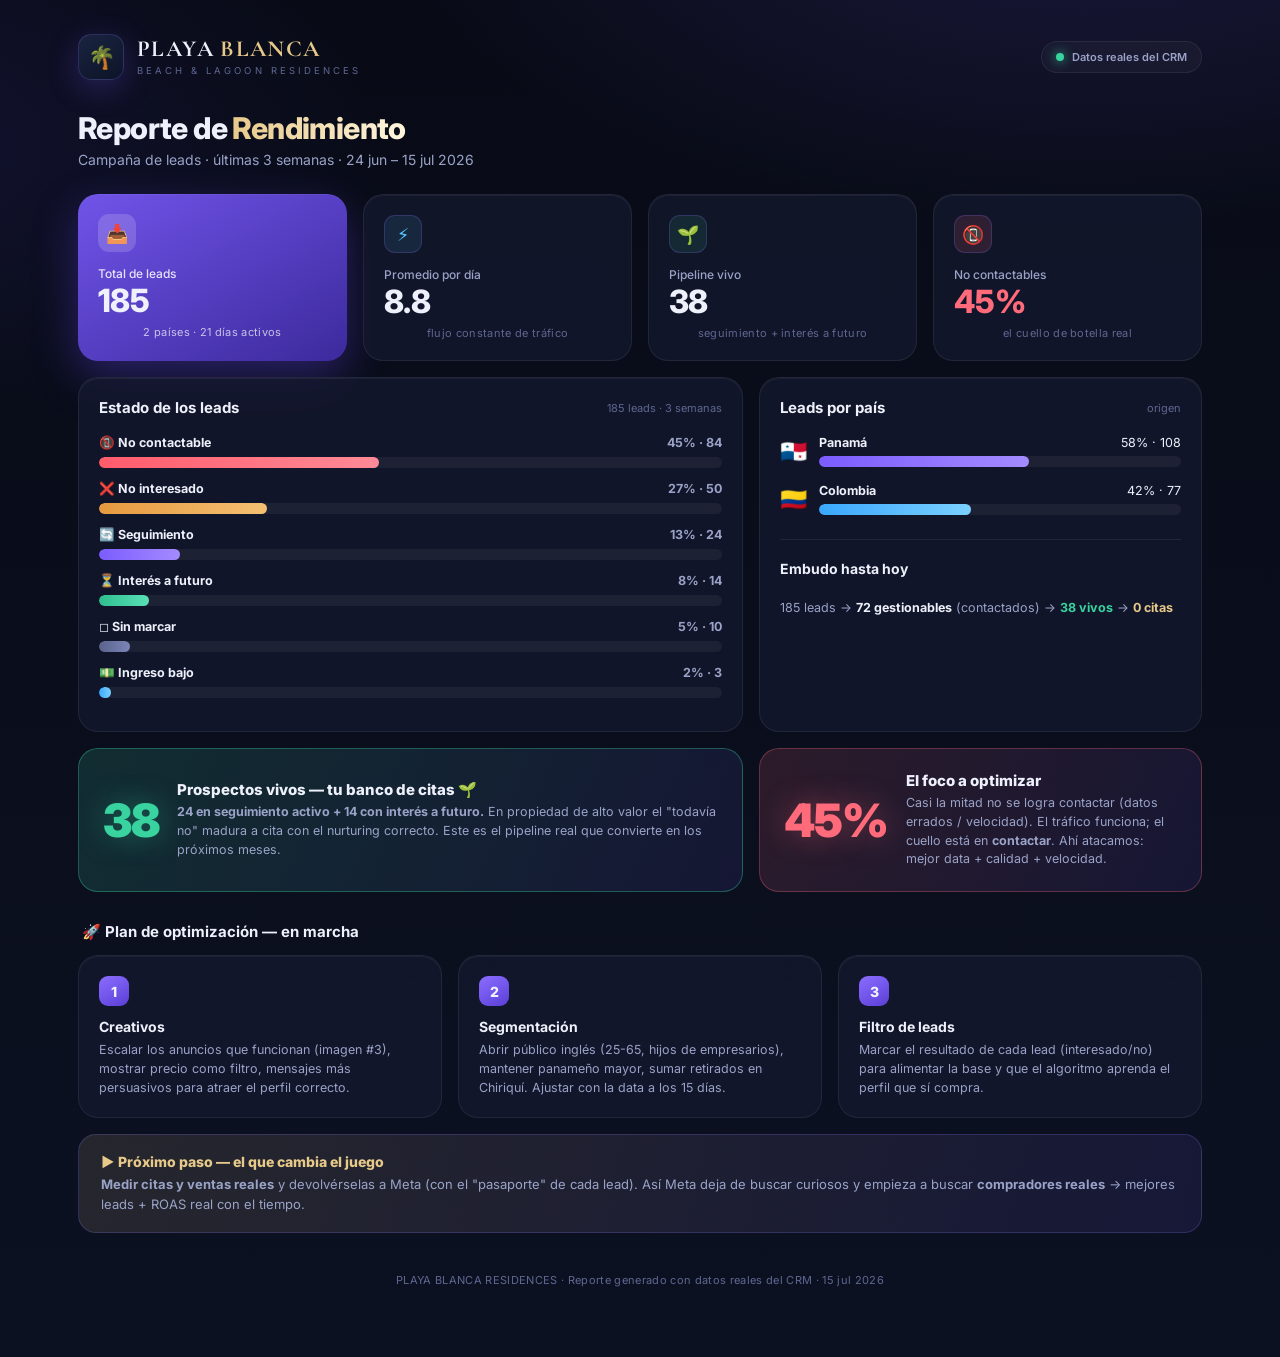
<file: docs/REPORTE-PLAYA-BLANCA.html>
<!doctype html>
<html lang="es">
<head>
<meta charset="utf-8">
<meta name="viewport" content="width=device-width, initial-scale=1">
<title>Playa Blanca · Reporte de Rendimiento</title>
<link rel="preconnect" href="https://fonts.googleapis.com">
<link rel="preconnect" href="https://fonts.gstatic.com" crossorigin>
<link href="https://fonts.googleapis.com/css2?family=Cormorant+Garamond:wght@600;700&family=Inter:wght@400;500;600;700;800;900&display=swap" rel="stylesheet">
<style>
:root{
  --bg:#080b16; --bg2:#0c1122; --card:rgba(22,26,48,.72); --card2:rgba(30,25,60,.55);
  --line:rgba(255,255,255,.07); --line2:rgba(140,120,255,.22);
  --ink:#eef1fb; --ink2:#9aa3c7; --ink3:#5f6791;
  --violet:#8b6dff; --violet2:#5b3fd6; --gold:#e7c98a; --gold2:#c9a24b;
  --green:#38d39f; --red:#ff6b7a; --amber:#f0b45a; --cyan:#54c6ff;
}
*{box-sizing:border-box;margin:0;padding:0}
body{background:
  radial-gradient(1200px 600px at 85% -10%, rgba(123,92,255,.18), transparent 60%),
  radial-gradient(900px 500px at -10% 10%, rgba(80,60,200,.14), transparent 55%),
  linear-gradient(180deg,var(--bg),var(--bg2));
  color:var(--ink);font-family:'Inter',system-ui,sans-serif;-webkit-font-smoothing:antialiased;min-height:100vh}
.serif{font-family:'Cormorant Garamond',Georgia,serif}
.wrap{max-width:1180px;margin:0 auto;padding:34px 28px 70px}

/* header */
.top{display:flex;align-items:center;gap:16px;flex-wrap:wrap;margin-bottom:30px}
.brand{display:flex;align-items:center;gap:13px}
.mk{width:46px;height:46px;border-radius:13px;background:linear-gradient(150deg,#1a2440,#0d1428);
  border:1px solid var(--line2);display:grid;place-items:center;font-size:22px;box-shadow:0 8px 30px rgba(123,92,255,.25)}
.brand .name{font-family:'Cormorant Garamond',serif;font-weight:700;font-size:23px;letter-spacing:.06em;line-height:1}
.brand .name b{color:var(--gold)}
.brand small{display:block;font-family:'Inter';font-size:9.5px;letter-spacing:.32em;color:var(--ink3);text-transform:uppercase;margin-top:4px}
.spacer{flex:1}
.tag{font-size:11px;font-weight:600;color:var(--ink2);border:1px solid var(--line);background:rgba(255,255,255,.03);padding:8px 14px;border-radius:30px;display:inline-flex;gap:8px;align-items:center}
.live{width:8px;height:8px;border-radius:50%;background:var(--green);box-shadow:0 0 12px var(--green)}

.h1{font-weight:800;font-size:30px;letter-spacing:-.02em;margin-bottom:5px}
.h1 .g{background:linear-gradient(90deg,var(--gold),#fff6df);-webkit-background-clip:text;background-clip:text;-webkit-text-fill-color:transparent}
.sub{color:var(--ink2);font-size:14px;margin-bottom:26px}

.grid{display:grid;gap:16px}
.kpis{grid-template-columns:repeat(4,1fr)}
@media(max-width:820px){.kpis{grid-template-columns:1fr 1fr}}
.card{background:var(--card);border:1px solid var(--line);border-radius:20px;padding:20px;backdrop-filter:blur(14px);position:relative;overflow:hidden}
.card::after{content:"";position:absolute;inset:0;border-radius:20px;pointer-events:none;box-shadow:inset 0 1px 0 rgba(255,255,255,.05)}
.kpi .ic{width:38px;height:38px;border-radius:11px;display:grid;place-items:center;font-size:18px;border:1px solid var(--line2)}
.kpi.hero{background:linear-gradient(150deg,rgba(123,92,255,.9),rgba(70,48,180,.85));border:0;box-shadow:0 16px 44px rgba(90,63,214,.4)}
.kpi.hero .ic{background:rgba(255,255,255,.16);border-color:transparent}
.kpi .lbl{font-size:12px;color:var(--ink2);font-weight:500;margin-top:14px}
.kpi.hero .lbl{color:rgba(255,255,255,.85)}
.kpi .num{font-size:32px;font-weight:800;letter-spacing:-.02em;margin-top:4px;line-height:1}
.kpi .foot{font-size:11px;color:var(--ink3);margin-top:8px}
.kpi.hero .foot{color:rgba(255,255,255,.7)}
.kpi.danger .num{color:var(--red)} .kpi.danger .ic{color:var(--red);background:rgba(255,107,122,.12)}

.two{grid-template-columns:1.5fr 1fr;margin-top:16px}
@media(max-width:820px){.two{grid-template-columns:1fr}}
.hd{display:flex;justify-content:space-between;align-items:center;margin-bottom:18px}
.hd h3{font-size:15px;font-weight:700}
.hd .mini{font-size:11px;color:var(--ink3)}

/* funnel bars */
.frow{margin:13px 0}
.frow .t{display:flex;justify-content:space-between;font-size:12.5px;margin-bottom:7px}
.frow .t b{font-weight:700} .frow .t .pct{color:var(--ink2);font-weight:700}
.bar{height:11px;border-radius:8px;background:rgba(255,255,255,.05);overflow:hidden}
.bar span{display:block;height:100%;border-radius:8px}
.b-red span{background:linear-gradient(90deg,#ff5b6b,#ff8a97)}
.b-amber span{background:linear-gradient(90deg,#e79a3f,#f5c072)}
.b-violet span{background:linear-gradient(90deg,#7b5cff,#a48bff)}
.b-green span{background:linear-gradient(90deg,#2fbf8f,#59e0b6)}
.b-cyan span{background:linear-gradient(90deg,#3aa8ff,#7bd0ff)}
.b-gray span{background:linear-gradient(90deg,#5a628c,#7c85b8)}

/* country */
.cty{display:flex;align-items:center;gap:12px;margin:16px 0}
.cty .fl{font-size:22px}
.cty .body{flex:1}
.cty .body .t{display:flex;justify-content:space-between;font-size:12.5px;margin-bottom:6px}
.cty .body .t b{font-weight:700}

/* insight */
.insight{margin-top:16px;background:linear-gradient(120deg,rgba(255,107,122,.14),rgba(123,92,255,.10));
  border:1px solid rgba(255,107,122,.3);border-radius:20px;padding:22px 24px;display:flex;gap:18px;align-items:center}
.insight .big{font-size:46px;font-weight:900;color:var(--red);line-height:1;letter-spacing:-.03em;text-shadow:0 0 30px rgba(255,107,122,.4)}
.insight .txt h4{font-size:15px;font-weight:800;margin-bottom:4px}
.insight .txt p{font-size:12.5px;color:var(--ink2);line-height:1.5}
.insight.pos{background:linear-gradient(120deg,rgba(56,211,159,.16),rgba(123,92,255,.10));border-color:rgba(56,211,159,.35)}
.insight.pos .big{text-shadow:0 0 30px rgba(56,211,159,.4)}
.insight .big{flex:none} .two .insight{margin-top:0}

/* plan */
.sec-title{font-size:15px;font-weight:700;margin:30px 4px 14px;display:flex;align-items:center;gap:9px}
.plan{grid-template-columns:repeat(3,1fr)}
@media(max-width:820px){.plan{grid-template-columns:1fr}}
.pcard .n{width:30px;height:30px;border-radius:9px;background:linear-gradient(150deg,var(--violet),var(--violet2));display:grid;place-items:center;font-weight:800;font-size:14px}
.pcard h4{font-size:14px;font-weight:700;margin:12px 0 6px}
.pcard p{font-size:12.5px;color:var(--ink2);line-height:1.5}
.next{margin-top:16px;background:linear-gradient(120deg,rgba(231,201,138,.12),rgba(123,92,255,.10));border:1px solid var(--line2);border-radius:18px;padding:18px 22px}
.next h4{font-size:14px;font-weight:800;color:var(--gold);margin-bottom:5px}
.next p{font-size:13px;color:var(--ink2);line-height:1.5}

.foot{text-align:center;color:var(--ink3);font-size:11px;margin-top:40px;letter-spacing:.03em}
</style>
</head>
<body>
<div class="wrap">

  <div class="top">
    <div class="brand">
      <div class="mk">🌴</div>
      <div><div class="name serif">PLAYA <b>BLANCA</b></div><small>Beach &amp; Lagoon Residences</small></div>
    </div>
    <div class="spacer"></div>
    <span class="tag"><span class="live"></span> Datos reales del CRM</span>
  </div>

  <div class="h1">Reporte de <span class="g">Rendimiento</span></div>
  <div class="sub">Campaña de leads · últimas 3 semanas · 24 jun – 15 jul 2026</div>

  <!-- KPIs -->
  <div class="grid kpis">
    <div class="card kpi hero">
      <div class="ic">📥</div>
      <div class="lbl">Total de leads</div>
      <div class="num">185</div>
      <div class="foot">2 países · 21 días activos</div>
    </div>
    <div class="card kpi">
      <div class="ic" style="color:var(--cyan);background:rgba(84,198,255,.1)">⚡</div>
      <div class="lbl">Promedio por día</div>
      <div class="num">8.8</div>
      <div class="foot">flujo constante de tráfico</div>
    </div>
    <div class="card kpi">
      <div class="ic" style="color:var(--green);background:rgba(56,211,159,.1)">🌱</div>
      <div class="lbl">Pipeline vivo</div>
      <div class="num">38</div>
      <div class="foot">seguimiento + interés a futuro</div>
    </div>
    <div class="card kpi danger">
      <div class="ic">📵</div>
      <div class="lbl">No contactables</div>
      <div class="num">45%</div>
      <div class="foot">el cuello de botella real</div>
    </div>
  </div>

  <!-- Funnel + Country -->
  <div class="grid two">
    <div class="card">
      <div class="hd"><h3>Estado de los leads</h3><span class="mini">185 leads · 3 semanas</span></div>
      <div class="frow"><div class="t"><b>📵 No contactable</b><span class="pct">45% · 84</span></div><div class="bar b-red"><span style="width:45%"></span></div></div>
      <div class="frow"><div class="t"><b>❌ No interesado</b><span class="pct">27% · 50</span></div><div class="bar b-amber"><span style="width:27%"></span></div></div>
      <div class="frow"><div class="t"><b>🔄 Seguimiento</b><span class="pct">13% · 24</span></div><div class="bar b-violet"><span style="width:13%"></span></div></div>
      <div class="frow"><div class="t"><b>⏳ Interés a futuro</b><span class="pct">8% · 14</span></div><div class="bar b-green"><span style="width:8%"></span></div></div>
      <div class="frow"><div class="t"><b>◻️ Sin marcar</b><span class="pct">5% · 10</span></div><div class="bar b-gray"><span style="width:5%"></span></div></div>
      <div class="frow"><div class="t"><b>💵 Ingreso bajo</b><span class="pct">2% · 3</span></div><div class="bar b-cyan"><span style="width:2%"></span></div></div>
    </div>
    <div class="card">
      <div class="hd"><h3>Leads por país</h3><span class="mini">origen</span></div>
      <div class="cty"><div class="fl">🇵🇦</div><div class="body"><div class="t"><b>Panamá</b><span>58% · 108</span></div><div class="bar b-violet"><span style="width:58%"></span></div></div></div>
      <div class="cty"><div class="fl">🇨🇴</div><div class="body"><div class="t"><b>Colombia</b><span>42% · 77</span></div><div class="bar b-cyan"><span style="width:42%"></span></div></div></div>
      <div style="margin-top:24px;padding-top:20px;border-top:1px solid var(--line)">
        <div class="hd"><h3 style="font-size:14px">Embudo hasta hoy</h3></div>
        <div style="font-size:12.5px;color:var(--ink2);line-height:2.1">
          185 leads → <b style="color:var(--ink)">72 gestionables</b> (contactados) → <b style="color:var(--green)">38 vivos</b> → <b style="color:var(--gold)">0 citas</b>
        </div>
      </div>
    </div>
  </div>

  <!-- Asset (positivo) + Foco -->
  <div class="grid two" style="margin-top:16px">
    <div class="insight pos">
      <div class="big" style="color:var(--green)">38</div>
      <div class="txt">
        <h4>Prospectos vivos — tu banco de citas 🌱</h4>
        <p><b>24 en seguimiento activo + 14 con interés a futuro.</b> En propiedad de alto valor el "todavía no" madura a cita con el nurturing correcto. Este es el pipeline real que convierte en los próximos meses.</p>
      </div>
    </div>
    <div class="insight">
      <div class="big">45%</div>
      <div class="txt">
        <h4>El foco a optimizar</h4>
        <p>Casi la mitad no se logra contactar (datos errados / velocidad). El tráfico funciona; el cuello está en <b>contactar</b>. Ahí atacamos: mejor data + calidad + velocidad.</p>
      </div>
    </div>
  </div>

  <!-- Plan -->
  <div class="sec-title">🚀 Plan de optimización — en marcha</div>
  <div class="grid plan">
    <div class="card pcard"><div class="n">1</div><h4>Creativos</h4><p>Escalar los anuncios que funcionan (imagen #3), mostrar precio como filtro, mensajes más persuasivos para atraer el perfil correcto.</p></div>
    <div class="card pcard"><div class="n">2</div><h4>Segmentación</h4><p>Abrir público inglés (25-65, hijos de empresarios), mantener panameño mayor, sumar retirados en Chiriquí. Ajustar con la data a los 15 días.</p></div>
    <div class="card pcard"><div class="n">3</div><h4>Filtro de leads</h4><p>Marcar el resultado de cada lead (interesado/no) para alimentar la base y que el algoritmo aprenda el perfil que sí compra.</p></div>
  </div>

  <div class="next">
    <h4>▶ Próximo paso — el que cambia el juego</h4>
    <p><b>Medir citas y ventas reales</b> y devolvérselas a Meta (con el "pasaporte" de cada lead). Así Meta deja de buscar curiosos y empieza a buscar <b>compradores reales</b> → mejores leads + ROAS real con el tiempo.</p>
  </div>

  <div class="foot">PLAYA BLANCA RESIDENCES · Reporte generado con datos reales del CRM · 15 jul 2026</div>
</div>
</body>
</html>
</file>
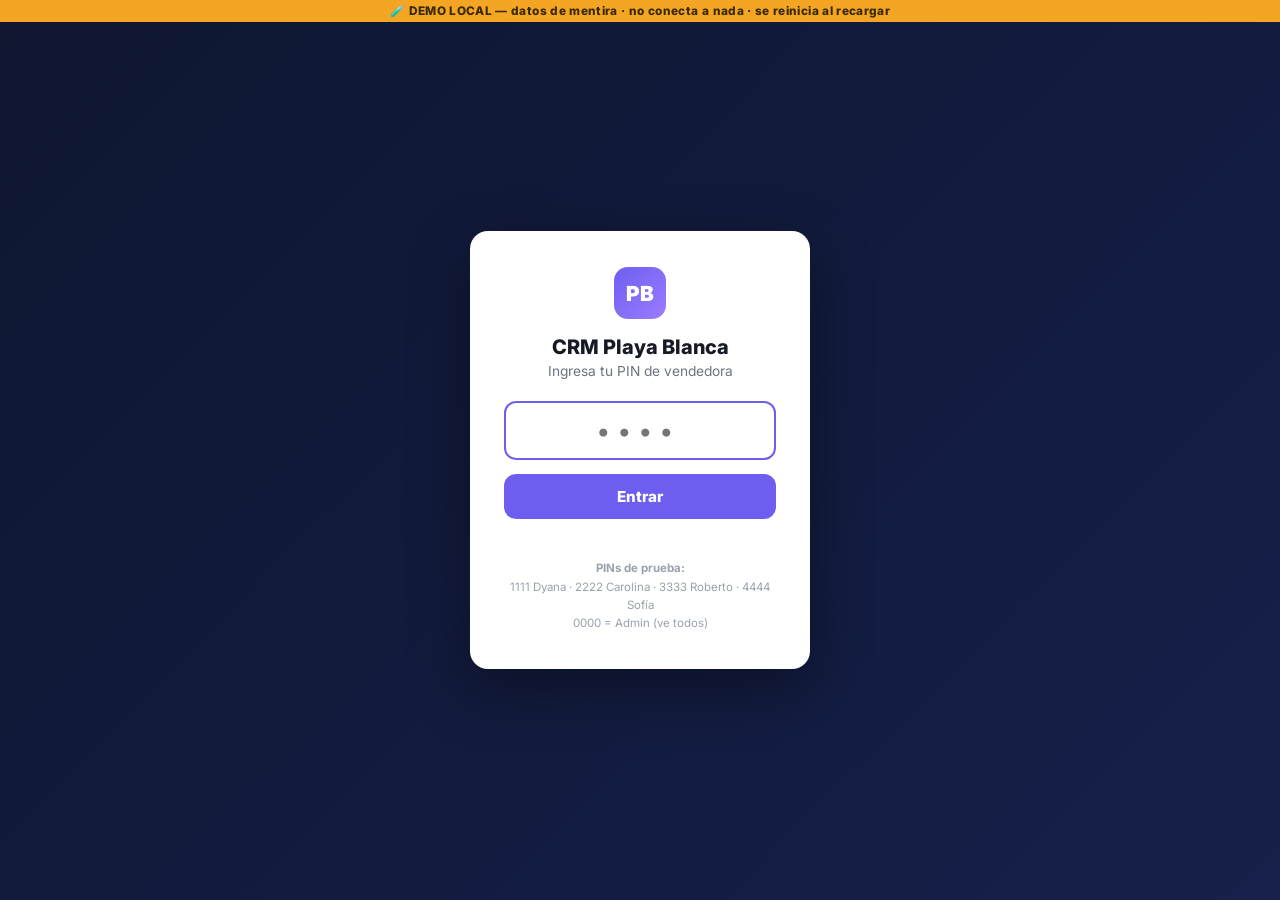
<file: CRM/3-CONSTRUCCION/demo-local.html>
<!DOCTYPE html>
<html lang="es">
<head>
<meta charset="UTF-8">
<meta name="viewport" content="width=device-width,initial-scale=1">
<title>CRM Playa Blanca — Demo local (pruebas)</title>
<link rel="preconnect" href="https://fonts.googleapis.com">
<link href="https://fonts.googleapis.com/css2?family=Inter:wght@400;500;600;700;800;900&display=swap" rel="stylesheet">
<style>
:root{--bg:#e9ebf1;--panel:#fff;--text:#151a26;--mut:#6b7280;--mut2:#9aa1ae;--line:#edeef2;--line2:#e5e7ec;
--accent:#6d5ef0;--mint:#e7f8f0;--mint-t:#10b981;--shadow:0 1px 2px rgba(16,24,40,.05),0 6px 16px rgba(16,24,40,.06);}
*{margin:0;padding:0;box-sizing:border-box}
body{font-family:'Inter',system-ui,sans-serif;background:var(--bg);color:var(--text);font-size:14px}
.demo-flag{position:fixed;top:0;left:0;right:0;background:#f5a524;color:#3a2a00;text-align:center;font-size:.74rem;font-weight:800;padding:4px;z-index:100;letter-spacing:.03em}
.login{position:fixed;inset:0;background:linear-gradient(135deg,#0e1630,#16204a);display:flex;align-items:center;justify-content:center;z-index:50}
.login .box{background:#fff;border-radius:18px;padding:36px 34px;width:340px;text-align:center;box-shadow:0 20px 60px rgba(0,0,0,.4)}
.login .logo{width:52px;height:52px;border-radius:14px;background:linear-gradient(135deg,#6d5ef0,#9b7cff);margin:0 auto 16px;display:flex;align-items:center;justify-content:center;color:#fff;font-weight:900;font-size:1.3rem}
.login h1{font-size:1.25rem;font-weight:800;margin-bottom:4px}
.login p{color:var(--mut);font-size:.86rem;margin-bottom:22px}
.login input{width:100%;text-align:center;font-size:1.6rem;letter-spacing:.4em;font-weight:800;padding:12px;border:2px solid var(--line2);border-radius:12px;font-family:inherit;outline:none}
.login input:focus{border-color:var(--accent)}
.login button{width:100%;margin-top:14px;padding:13px;border:0;border-radius:12px;background:var(--accent);color:#fff;font-weight:800;font-size:.95rem;font-family:inherit;cursor:pointer}
.login .err{color:#e5484d;font-size:.8rem;margin-top:10px;min-height:16px;font-weight:600}
.login .hint{color:var(--mut2);font-size:.72rem;margin-top:14px;line-height:1.6}
.app{display:none;min-height:100vh;padding-top:24px}
.app.on{display:block}
.top{background:#fff;border-bottom:1px solid var(--line);padding:14px 24px;display:flex;align-items:center;justify-content:space-between;position:sticky;top:24px;z-index:20}
.brand{display:flex;align-items:center;gap:11px}
.brand .logo{width:36px;height:36px;border-radius:10px;background:linear-gradient(135deg,#6d5ef0,#9b7cff);display:flex;align-items:center;justify-content:center;color:#fff;font-weight:900}
.brand b{font-weight:800;font-size:1.05rem}.brand span{display:block;font-size:.72rem;color:var(--mut)}
.top .who{display:flex;align-items:center;gap:10px;font-size:.85rem;color:var(--mut);font-weight:600}
.top .who .av{width:32px;height:32px;border-radius:50%;background:var(--accent);color:#fff;display:flex;align-items:center;justify-content:center;font-weight:800;font-size:.72rem}
.btn{border:0;background:var(--accent);color:#fff;font-family:inherit;font-weight:700;font-size:.85rem;padding:9px 15px;border-radius:10px;cursor:pointer}
.btn.ghost{background:#fff;border:1px solid var(--line2);color:var(--mut)}
.bar{padding:16px 24px 4px;display:flex;align-items:center;gap:14px;flex-wrap:wrap}
.bar h2{font-size:1.4rem;font-weight:800}
.bar .money{margin-left:auto;border:1px solid var(--line2);border-radius:10px;padding:8px 14px;font-weight:700;font-size:.85rem;background:#fff}
.bar .money .g{color:var(--mint-t)}
.board{display:flex;gap:16px;padding:16px 24px 30px;overflow-x:auto;align-items:flex-start}
.col{flex:0 0 290px}
.col-bar{height:4px;border-radius:4px;background:var(--c);margin:0 2px}
.col-head{display:flex;align-items:center;gap:8px;padding:11px 4px}
.col-head .nm{font-weight:800;font-size:.9rem}
.col-head .n{color:var(--mut2);font-weight:700;font-size:.78rem;background:var(--bg);border-radius:20px;padding:2px 9px}
.cards{display:flex;flex-direction:column;gap:11px}
.card{background:#fff;border:1px solid var(--line);border-radius:13px;padding:14px;box-shadow:var(--shadow)}
.card .r1{display:flex;align-items:center;gap:9px;margin-bottom:9px}
.card .ini{width:26px;height:26px;border-radius:7px;color:#fff;font-weight:800;font-size:.7rem;display:flex;align-items:center;justify-content:center;flex:0 0 26px}
.card .nm{font-weight:800;font-size:.92rem;flex:1;white-space:nowrap;overflow:hidden;text-overflow:ellipsis}
.card .money{background:var(--mint);color:var(--mint-t);font-weight:800;font-size:.78rem;padding:3px 9px;border-radius:7px;white-space:nowrap}
.card .r2{display:flex;align-items:center;gap:7px;flex-wrap:wrap;margin-bottom:9px}
.tag{font-weight:700;font-size:.72rem;padding:3px 9px;border-radius:6px;background:#efeafe;color:#6d5ef0}
.card .proj{font-size:.76rem;color:var(--mut);font-weight:600}
.card .foot{display:flex;align-items:center;justify-content:space-between;gap:8px}
.card .sell{display:inline-flex;align-items:center;gap:6px;font-size:.78rem;font-weight:600;color:var(--mut)}
.card .sell .av{width:22px;height:22px;border-radius:50%;background:var(--accent);color:#fff;display:flex;align-items:center;justify-content:center;font-size:.6rem;font-weight:800}
.card select{font-family:inherit;font-size:.72rem;font-weight:700;border:1px solid var(--line2);border-radius:7px;padding:3px 6px;color:var(--mut);cursor:pointer}
.empty{padding:40px 20px;text-align:center;color:var(--mut2)}
.toast{position:fixed;bottom:20px;right:20px;background:#fff;border:1px solid var(--line2);border-left:4px solid var(--mint-t);border-radius:12px;box-shadow:0 12px 30px rgba(0,0,0,.15);padding:13px 16px;font-size:.82rem;max-width:340px;animation:s .3s;z-index:60}
@keyframes s{from{transform:translateX(120%)}to{transform:none}}
.toast b{display:block;margin-bottom:3px}
</style>
</head>
<body>
<div class="demo-flag">🧪 DEMO LOCAL — datos de mentira · no conecta a nada · se reinicia al recargar</div>

<div class="login" id="login">
  <div class="box">
    <div class="logo">PB</div>
    <h1>CRM Playa Blanca</h1>
    <p>Ingresa tu PIN de vendedora</p>
    <input id="pin" type="password" inputmode="numeric" maxlength="6" placeholder="••••" autofocus>
    <button onclick="entrar()">Entrar</button>
    <div class="err" id="err"></div>
    <div class="hint"><b>PINs de prueba:</b><br>1111 Dyana · 2222 Carolina · 3333 Roberto · 4444 Sofía<br>0000 = Admin (ve todos)</div>
  </div>
</div>

<div class="app" id="app">
  <div class="top">
    <div class="brand"><div class="logo">PB</div><div><b>CRM Playa Blanca</b><span>Pipeline de leads</span></div></div>
    <div style="display:flex;align-items:center;gap:12px">
      <button class="btn" onclick="simular()">⚡ Simular lead nuevo</button>
      <div class="who"><span id="whoName">—</span><div class="av" id="whoAv">—</div></div>
      <button class="btn ghost" onclick="location.reload()">Salir</button>
    </div>
  </div>
  <div class="bar">
    <h2>Pipeline</h2>
    <div class="money"><span id="mPipe">$0</span> <span style="color:var(--mut2)">En pipeline</span> · <span class="g" id="mClosed">$0</span> <span style="color:var(--mut2)">cerrado</span></div>
  </div>
  <div class="board" id="board"></div>
</div>

<script>
// ===== TODO EN MEMORIA — no hay servidor ni base de datos =====
const STAGES=[{k:"nuevo",n:"Nuevo",c:"#6d5ef0"},{k:"interesado",n:"Interesado",c:"#38a9f0"},
 {k:"cita",n:"Cita agendada",c:"#f5a524"},{k:"negociacion",n:"Negociación",c:"#14b8a6"},{k:"cerrado",n:"Cerrado",c:"#16b364"}];
const VEND=[{id:"d",nombre:"Dyana",pin:"1111",c:"#2f6dff"},{id:"c",nombre:"Carolina",pin:"2222",c:"#7c5cfc"},
 {id:"r",nombre:"Roberto",pin:"3333",c:"#16b364"},{id:"s",nombre:"Sofía",pin:"4444",c:"#f5a524"}];
let LEADS=[
 {id:1,nombre:"Marta",apellido:"Pérez",presupuesto:"+$500k",proyecto:"Terrazas Villas",angulo:"Retiro / vida",estado:"nuevo",vid:"d"},
 {id:2,nombre:"Zoraida",apellido:"Martínez",presupuesto:"$195k–$300k",proyecto:"Aquavista",angulo:"Retiro / vida",estado:"interesado",vid:"c"},
 {id:3,nombre:"Ricardo",apellido:"Herrera",presupuesto:"$195k–$300k",proyecto:"Aquavista",angulo:"Inversión / futuro",estado:"interesado",vid:"r"},
 {id:4,nombre:"Dumas",apellido:"Rodríguez",presupuesto:"$300k–$500k",proyecto:"Coral Park",angulo:"Inversión / futuro",estado:"cita",vid:"s"},
 {id:5,nombre:"Alberto",apellido:"Gómez",presupuesto:"$300k–$500k",proyecto:"Ocean Two",angulo:"Familia / laguna",estado:"negociacion",vid:"d"},
 {id:6,nombre:"Elena",apellido:"Torres",presupuesto:"$195k–$300k",proyecto:"Aquavista",angulo:"Retiro / vida",estado:"cerrado",vid:"c"},
];
let nextId=7, me=null, assignIdx=0;
const vend=id=>VEND.find(v=>v.id===id);
const ini=s=>(s||"?").split(" ").map(w=>w[0]).slice(0,2).join("").toUpperCase();

function entrar(){
  const pin=document.getElementById("pin").value.trim(), err=document.getElementById("err"); err.textContent="";
  if(pin==="0000"){ me={nombre:"Admin",admin:true}; return abrir(); }
  const v=VEND.find(x=>x.pin===pin);
  if(!v){ err.textContent="PIN inválido"; return; }
  me=v; abrir();
}
function abrir(){
  document.getElementById("login").style.display="none";
  document.getElementById("app").classList.add("on");
  document.getElementById("whoName").textContent=me.nombre;
  document.getElementById("whoAv").textContent=ini(me.nombre);
  render();
}
function visibles(){ return me.admin?LEADS:LEADS.filter(l=>l.vid===me.id); }
function render(){
  const leads=visibles();
  document.getElementById("board").innerHTML=STAGES.map(st=>{
    const items=leads.filter(l=>l.estado===st.k);
    return `<div class="col"><div class="col-bar" style="--c:${st.c}"></div>
      <div class="col-head"><span class="nm">${st.n}</span><span class="n">${items.length}</span></div>
      <div class="cards">${items.map(card).join("")||'<div class="empty">—</div>'}</div></div>`;
  }).join("");
  const bn=b=>{const m=(b||"").match(/(\d+)k/g);return m?parseInt(m[m.length-1])*1000:0;};
  const fmt=v=>v>=1e6?"$"+(v/1e6).toFixed(1)+"M":"$"+Math.round(v/1000)+"K";
  document.getElementById("mPipe").textContent=fmt(leads.filter(l=>l.estado!=="cerrado").reduce((a,l)=>a+bn(l.presupuesto),0));
  document.getElementById("mClosed").textContent=fmt(leads.filter(l=>l.estado==="cerrado").reduce((a,l)=>a+bn(l.presupuesto),0));
}
function card(l){
  const v=vend(l.vid)||{nombre:"Sin asignar",c:"#94a3b8"};
  const nom=(l.nombre+" "+l.apellido).trim();
  const opts=STAGES.map(s=>`<option value="${s.k}" ${s.k===l.estado?"selected":""}>${s.n}</option>`).join("");
  return `<div class="card"><div class="r1"><span class="ini" style="background:${v.c}">${ini(nom)}</span>
    <span class="nm">${nom}</span><span class="money">${l.presupuesto}</span></div>
    <div class="r2"><span class="tag">${l.angulo}</span><span class="proj">📍 ${l.proyecto}</span></div>
    <div class="foot"><span class="sell"><span class="av" style="background:${v.c}">${ini(v.nombre)}</span>${v.nombre}</span>
    <select onchange="cambiar(${l.id},this.value)">${opts}</select></div></div>`;
}
function cambiar(id,estado){ const l=LEADS.find(x=>x.id===id); if(l)l.estado=estado; render(); }
function simular(){
  const N=[["Fernando","Quintero"],["Patricia","Núñez"],["Gustavo","Mora"],["Isabel","Rivas"]];
  const P=["Aquavista","Coral Park","Ocean Two","Napa Village","Terrazas Villas"];
  const A=["Retiro / vida","Inversión / futuro","Familia / laguna","Vacacional"];
  const B=["$195k–$300k","$300k–$500k","+$500k","$120k–$195k"];
  const p=N[Math.floor(Math.random()*N.length)];
  const v=VEND[assignIdx++%VEND.length]; // round-robin
  LEADS.unshift({id:nextId++,nombre:p[0],apellido:p[1],presupuesto:B[Math.floor(Math.random()*B.length)],
    proyecto:P[Math.floor(Math.random()*P.length)],angulo:A[Math.floor(Math.random()*A.length)],estado:"nuevo",vid:v.id});
  render();
  const e=document.createElement("div");e.className="toast";
  e.innerHTML=`<b>⚡ Lead nuevo — ${p[0]} ${p[1]}</b>Asignado auto a ${v.nombre} · correo + Telegram enviados ✓`;
  document.body.appendChild(e);setTimeout(()=>e.remove(),4000);
}
document.getElementById("pin").addEventListener("keydown",e=>{if(e.key==="Enter")entrar();});
</script>
</body>
</html>
</file>
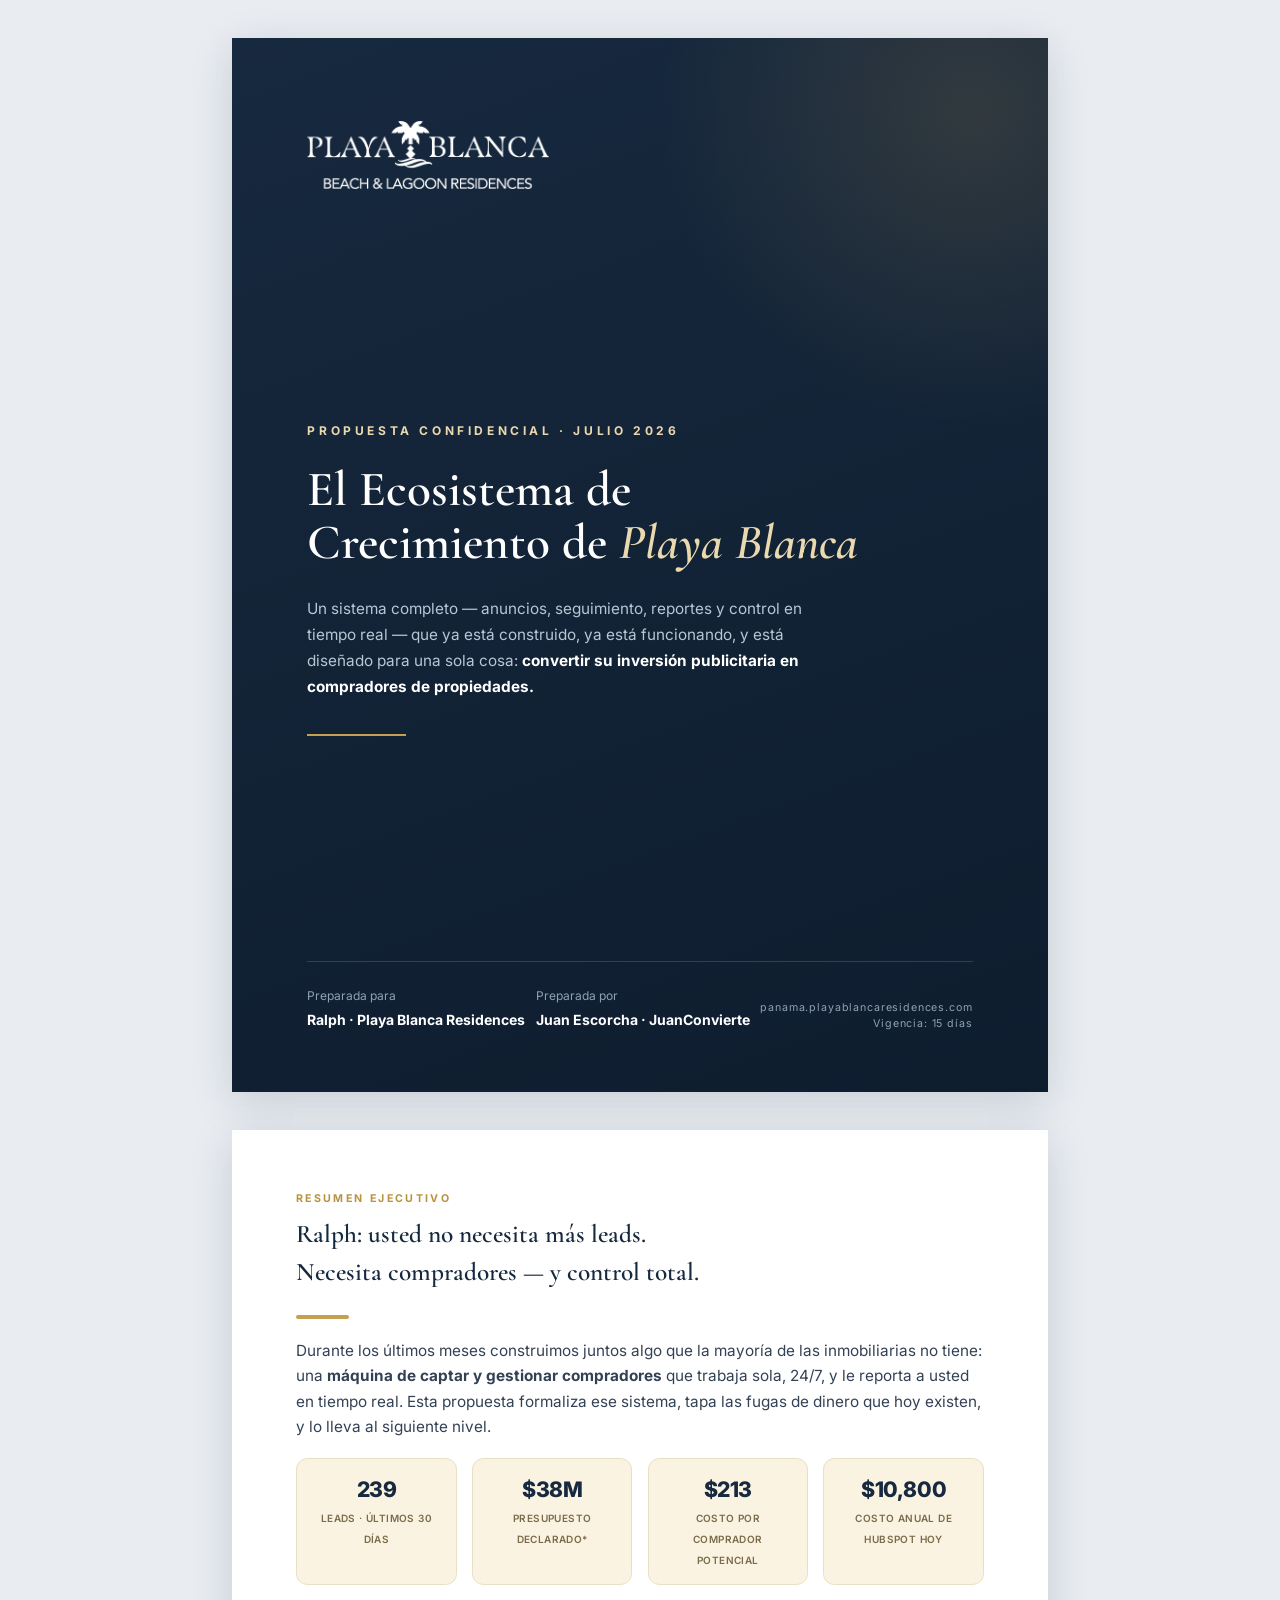
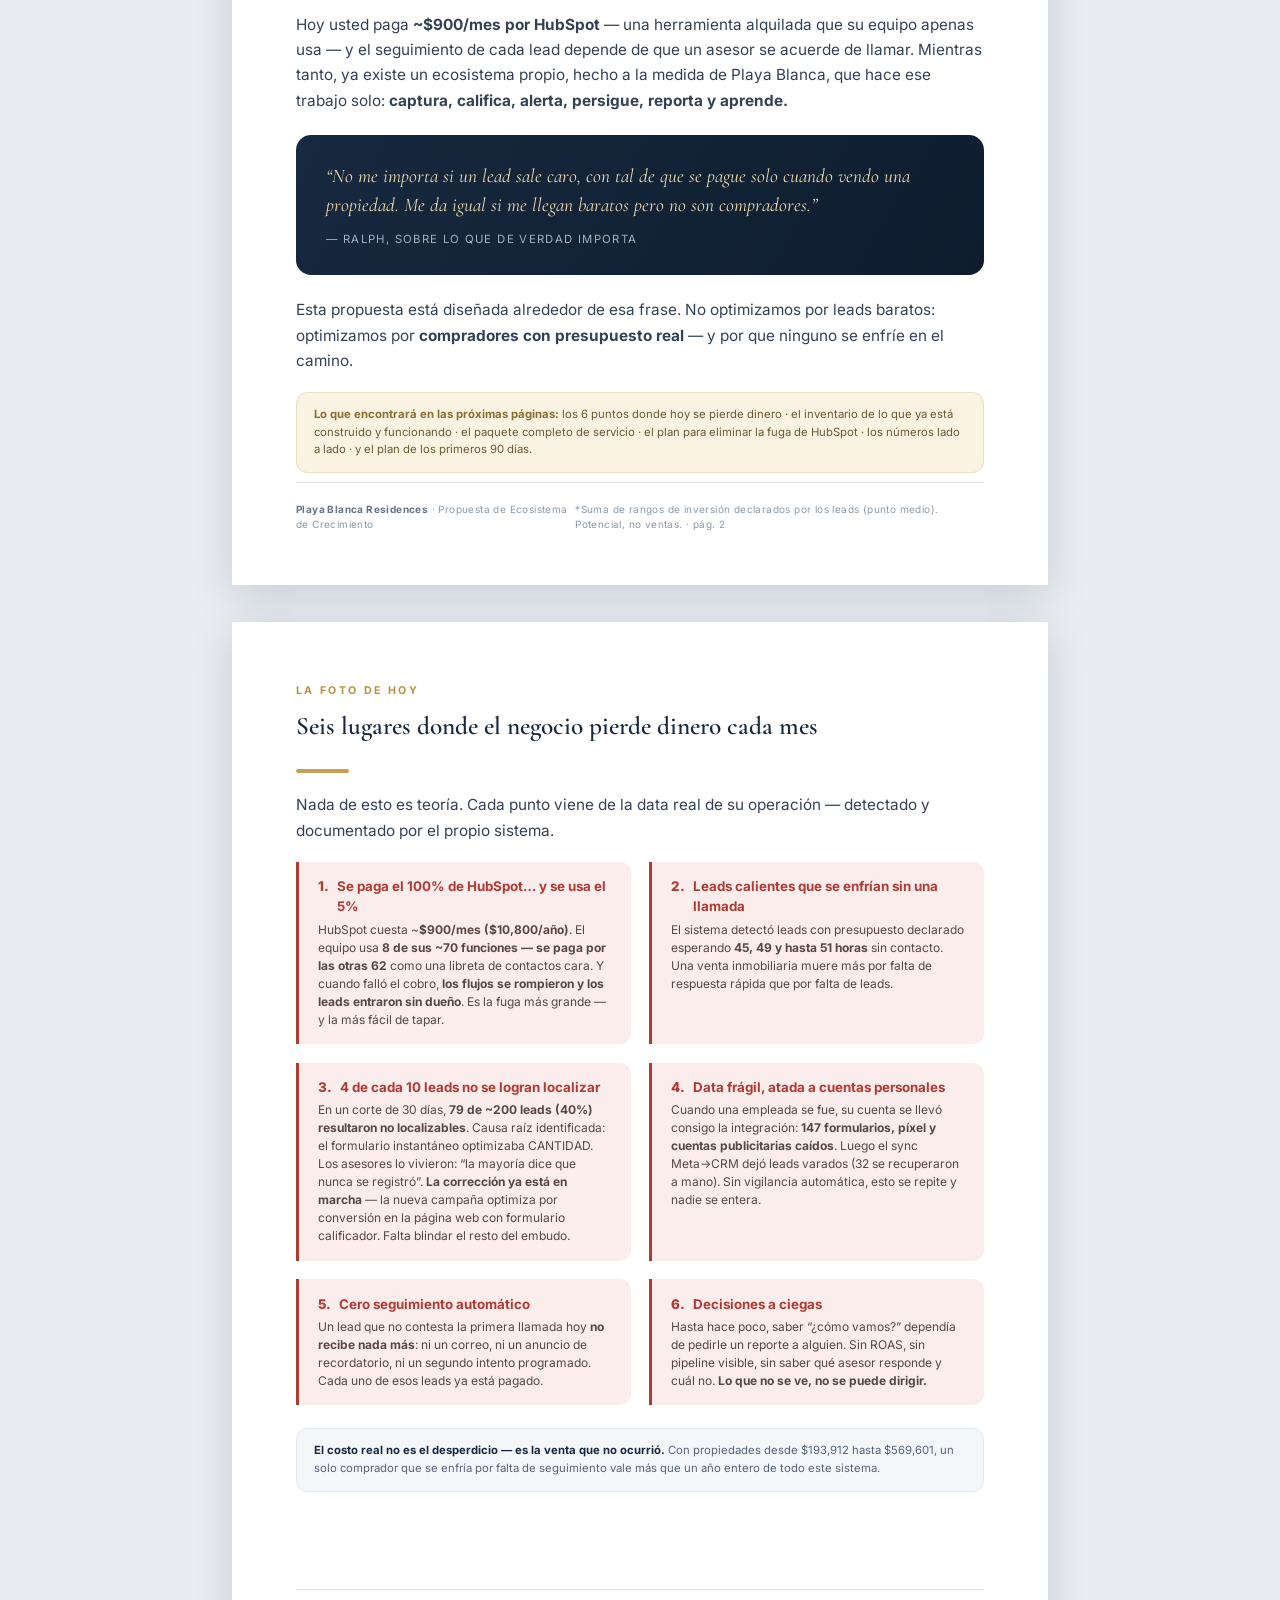
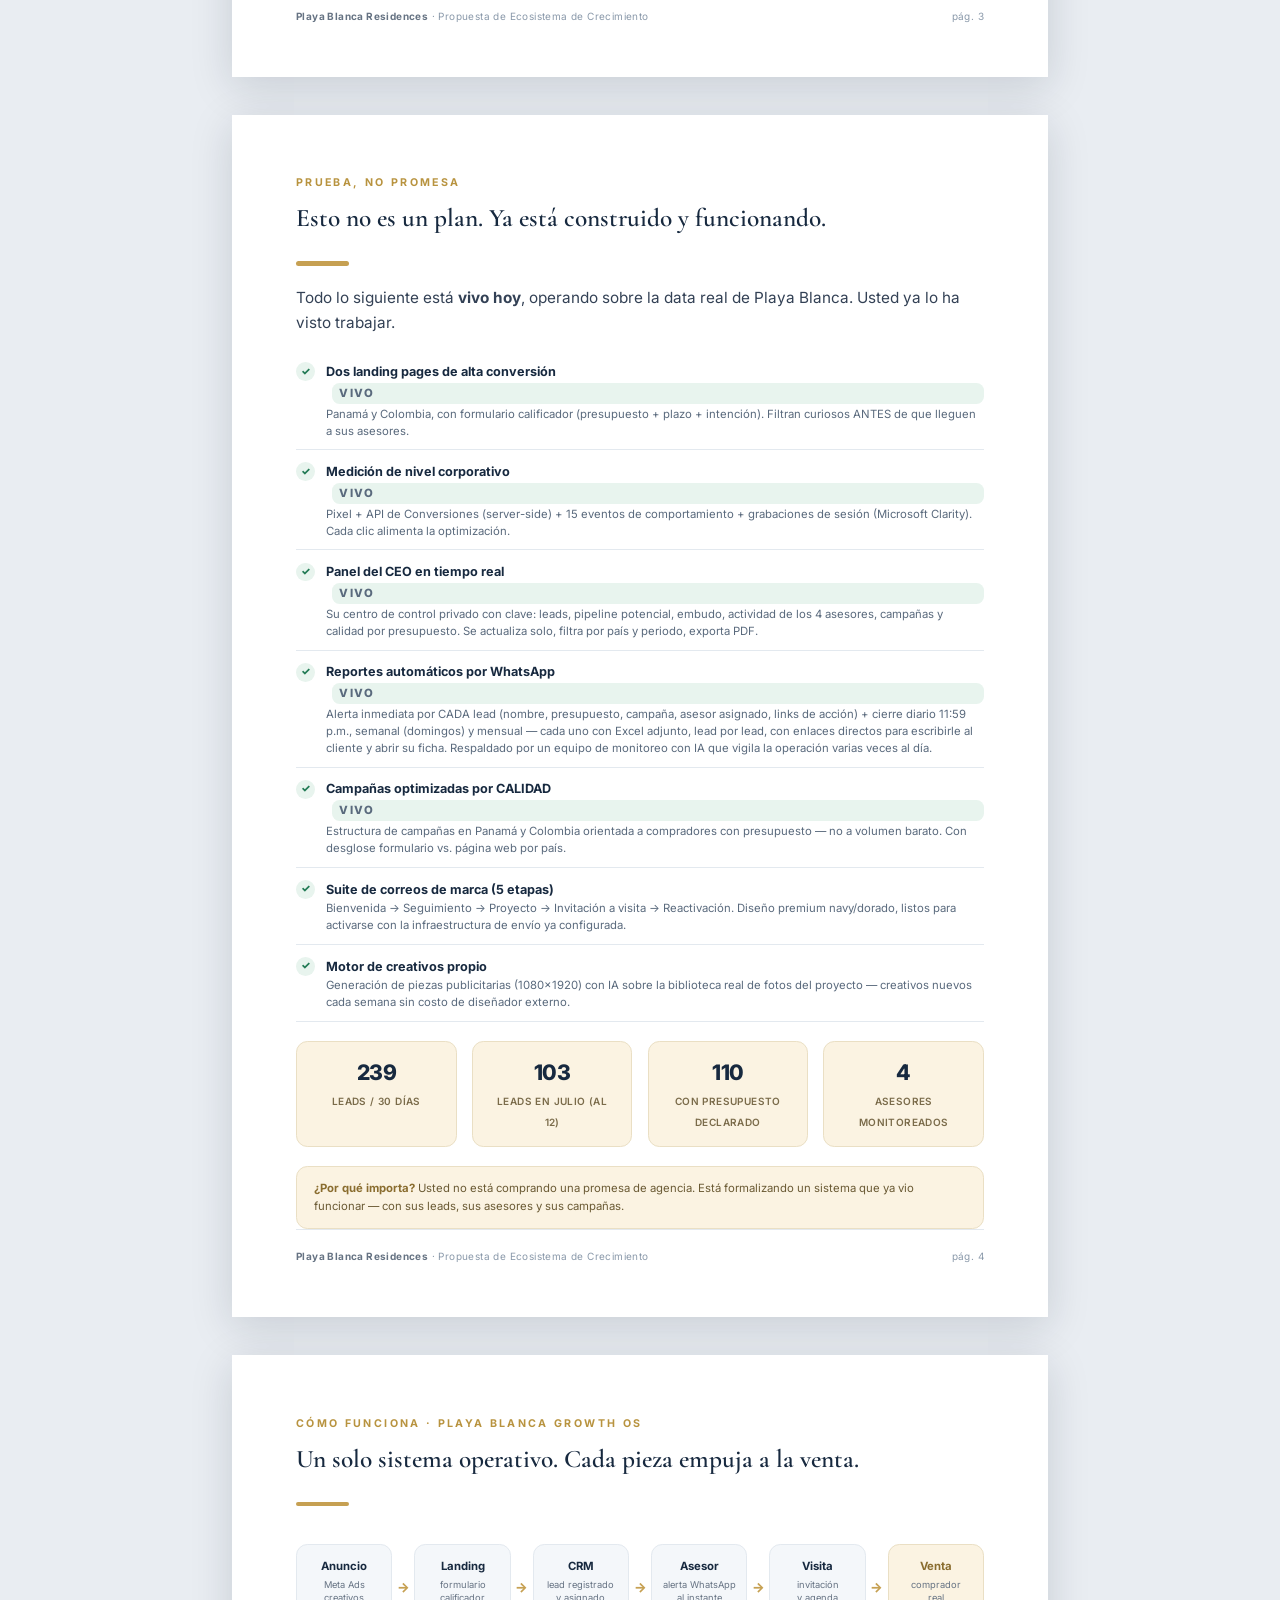
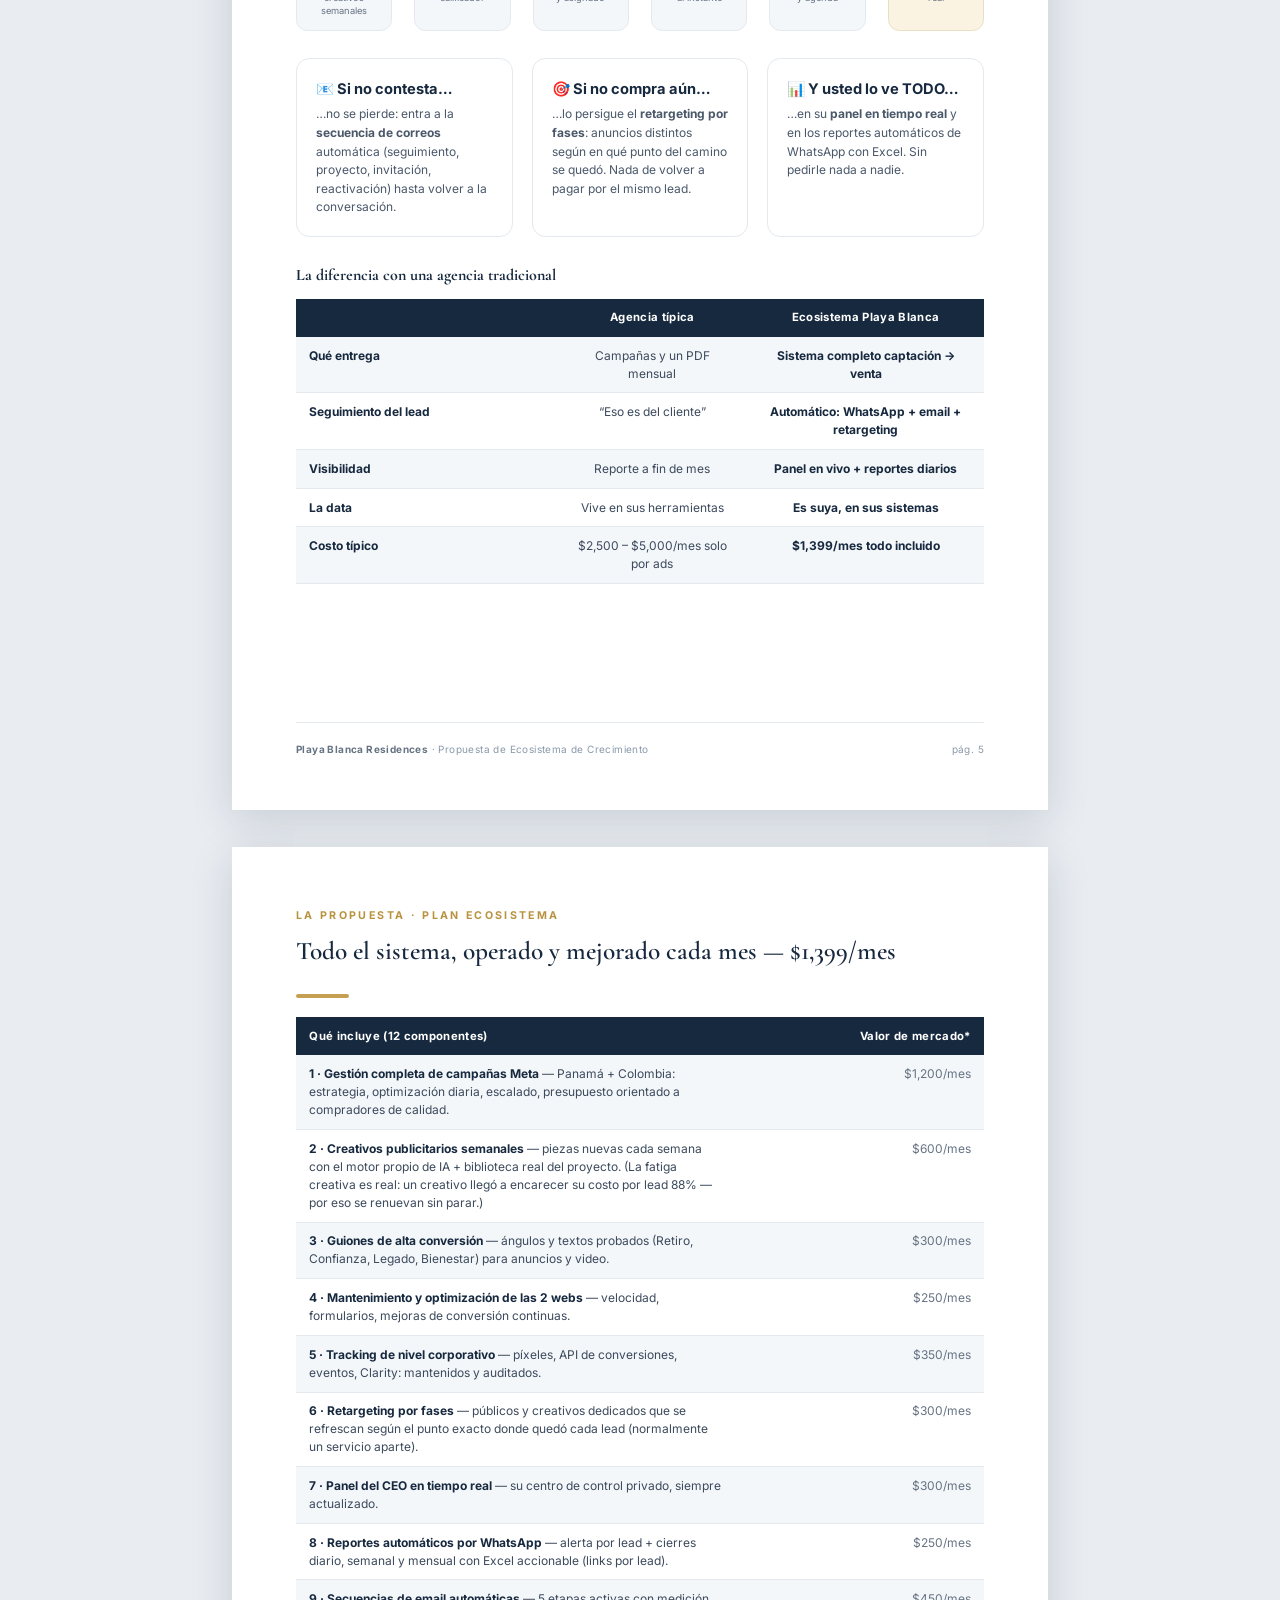
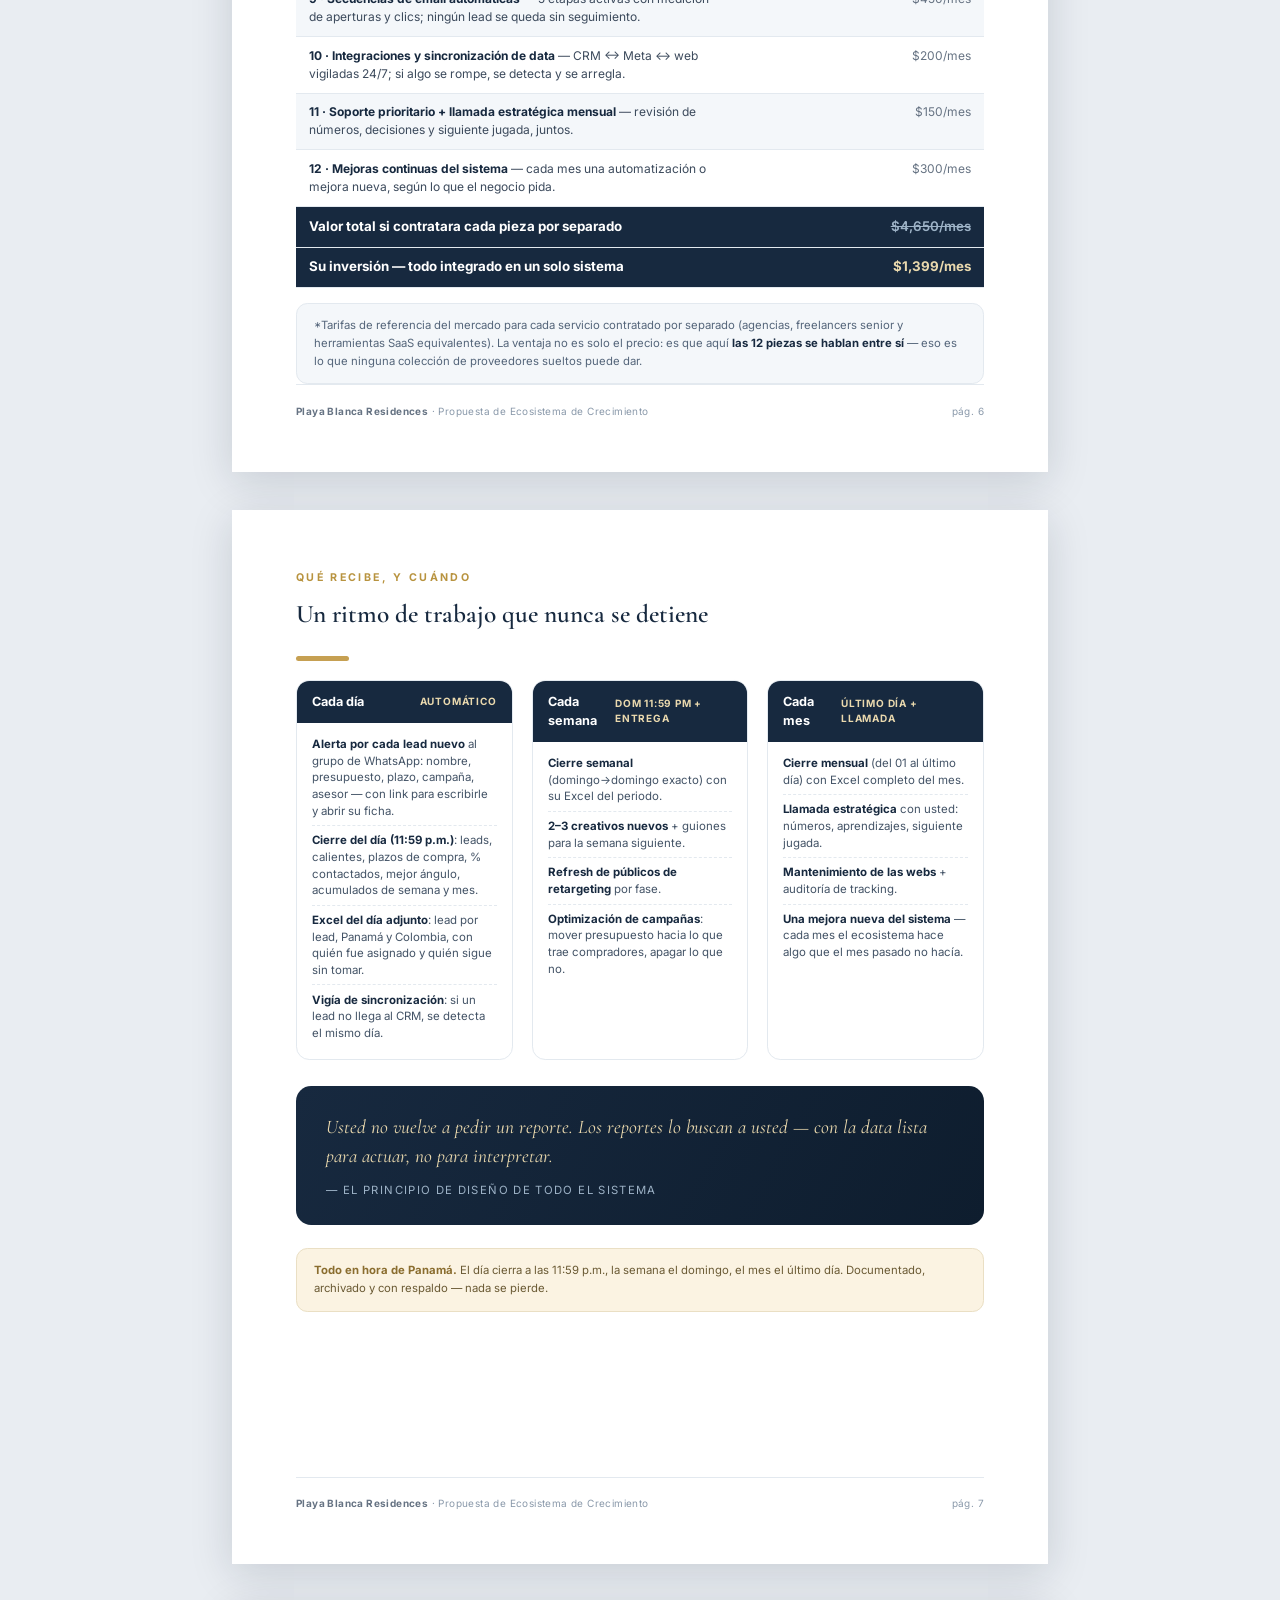
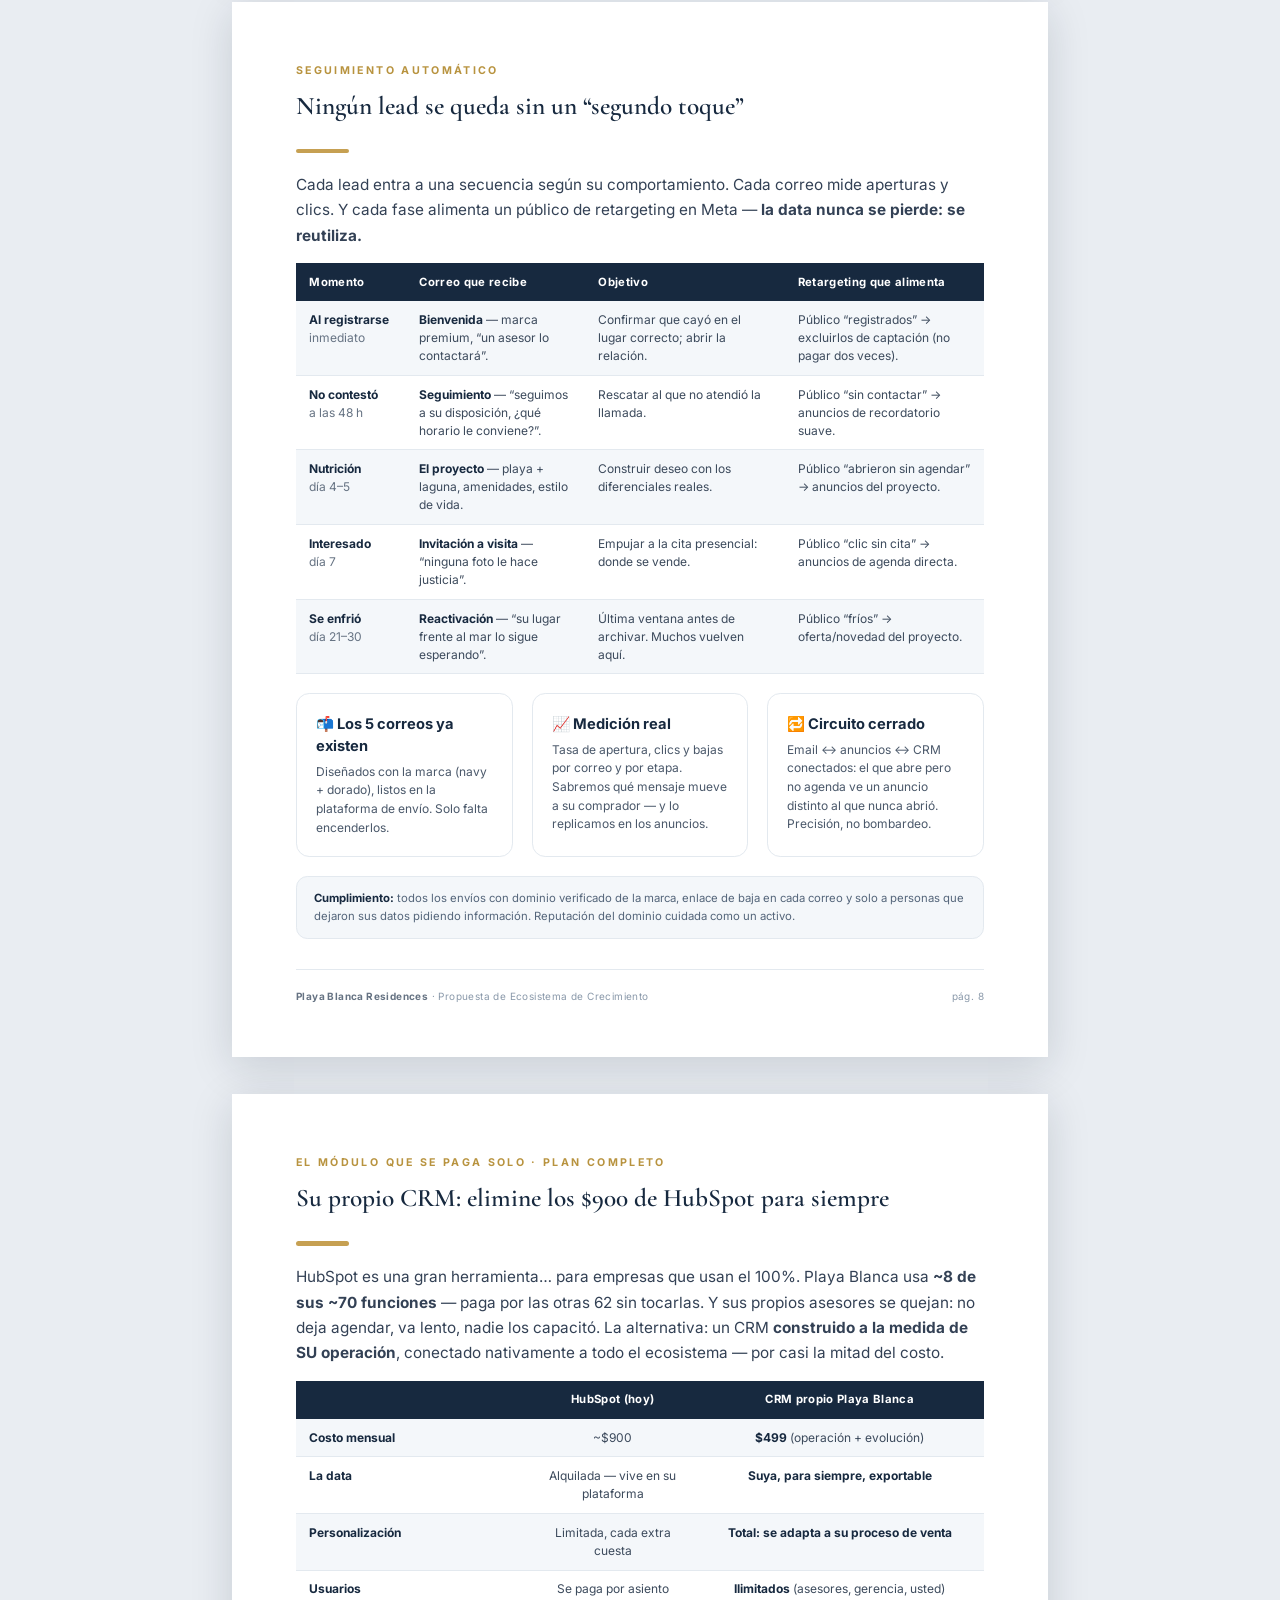
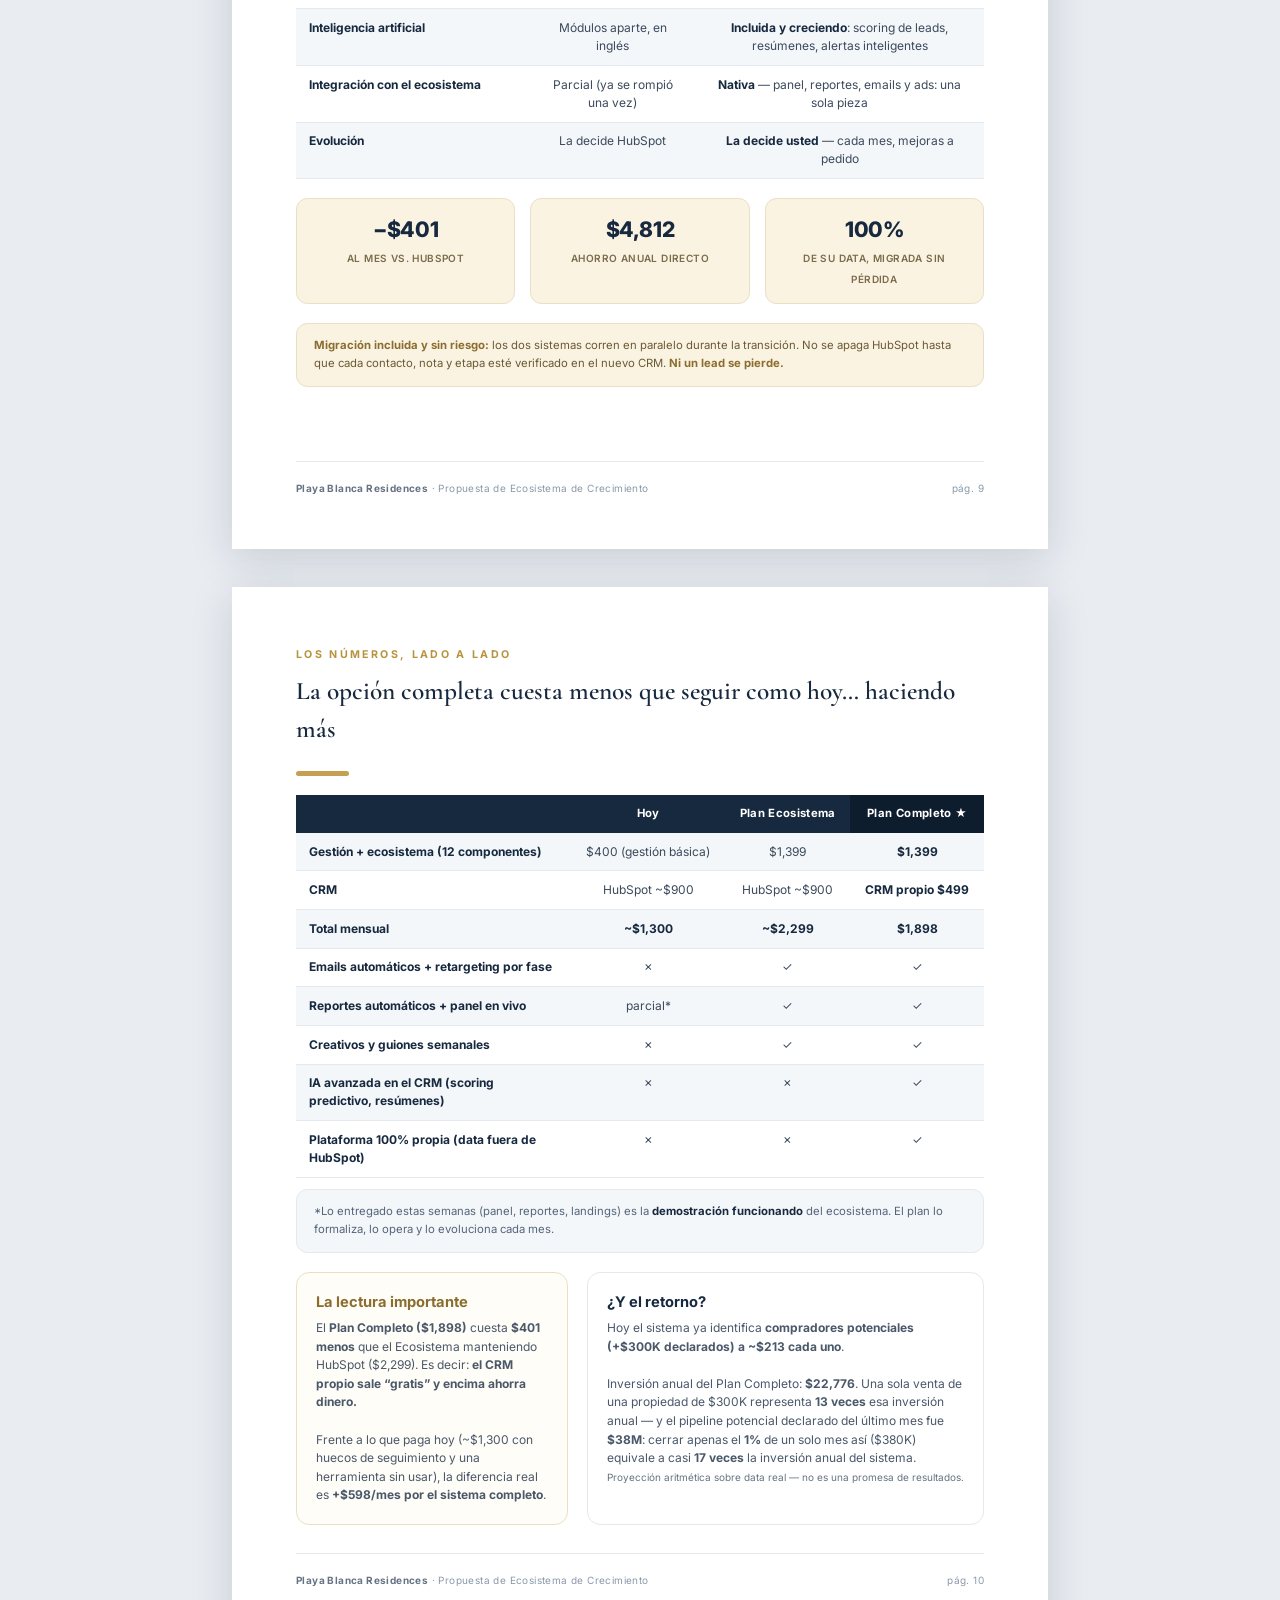
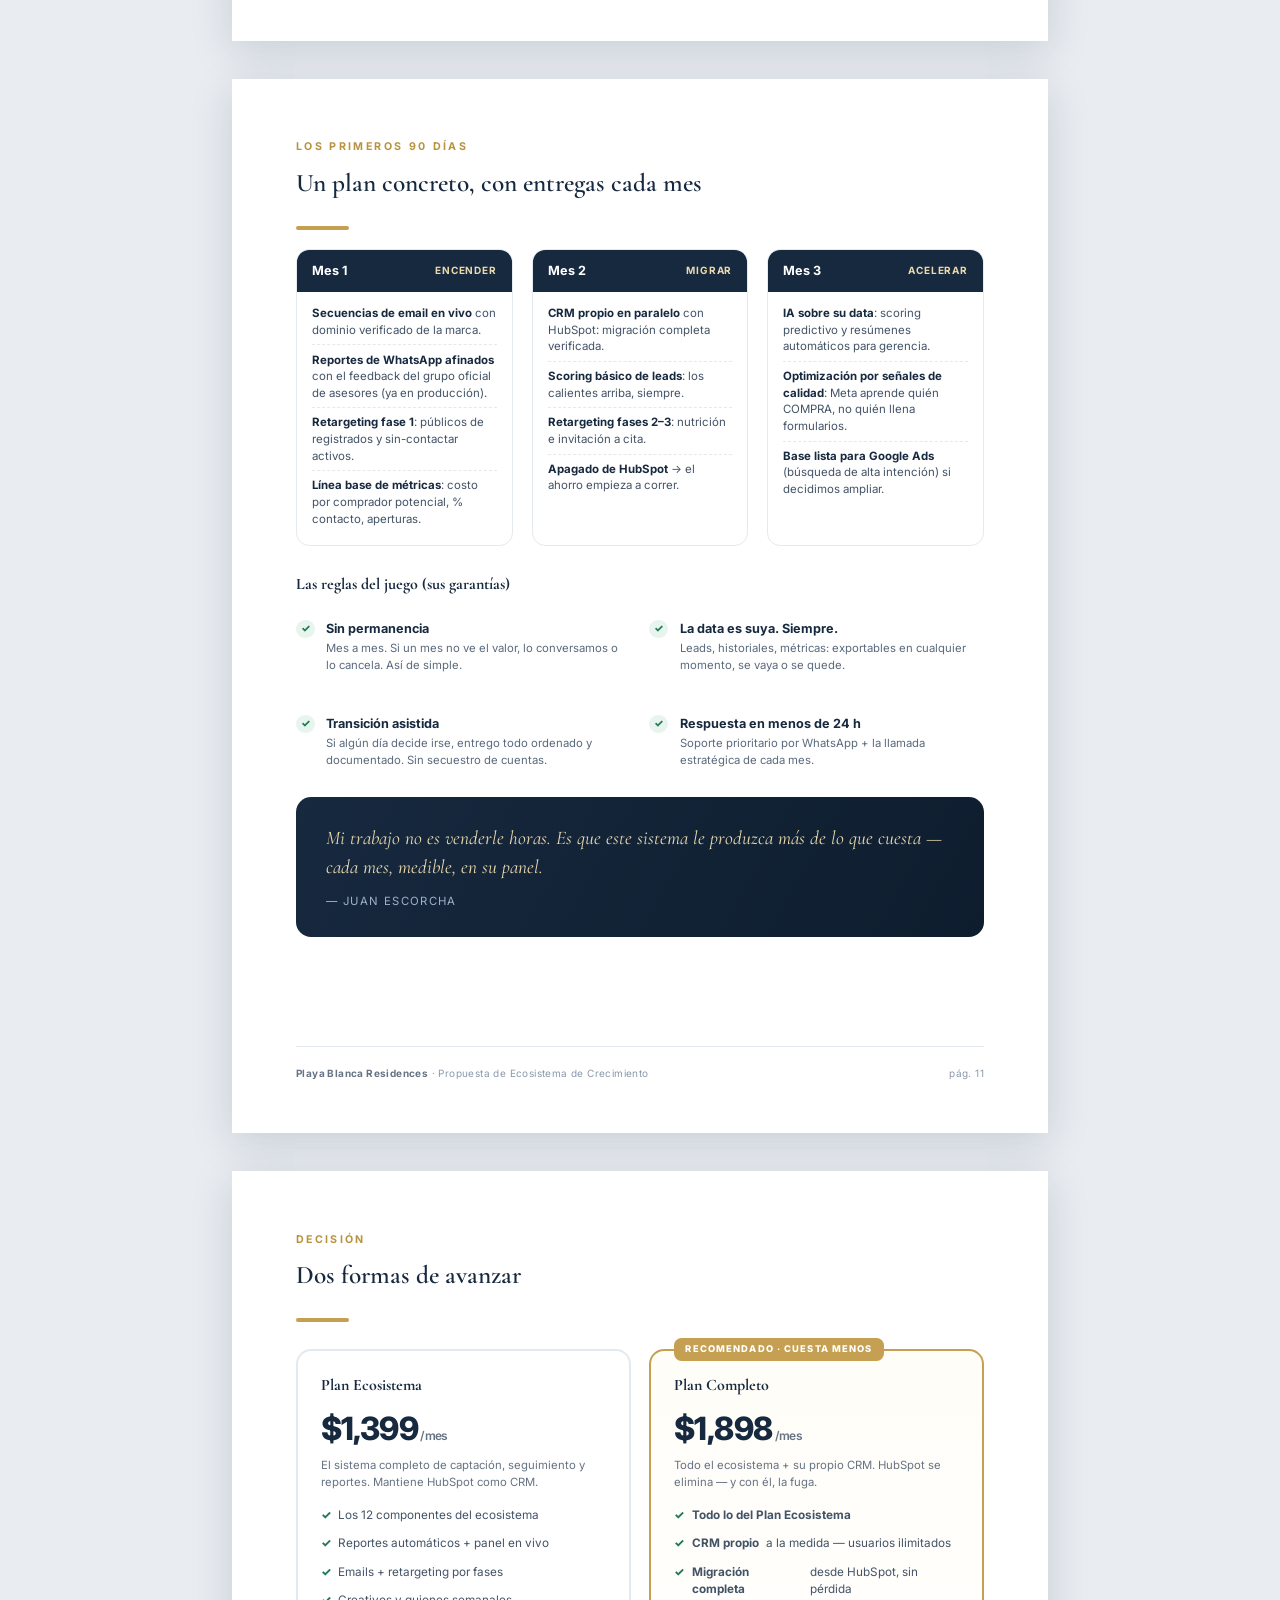
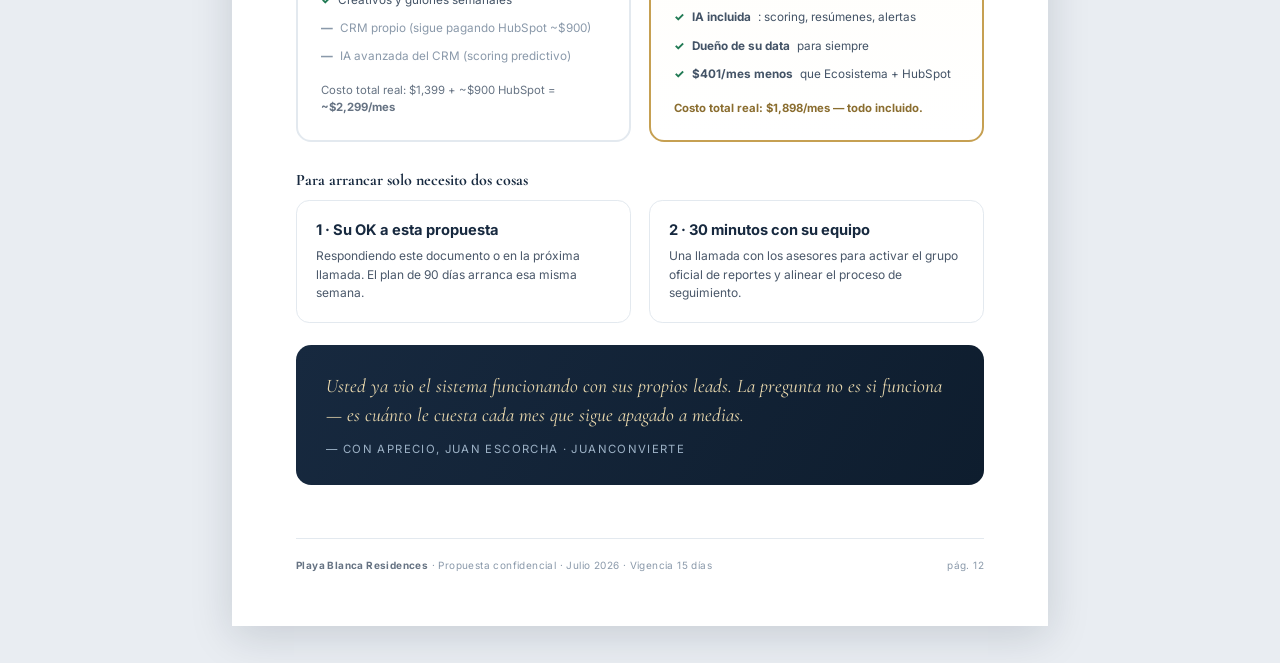
<file: docs/propuesta/PROPUESTA-ECOSISTEMA-PB.html>
<!doctype html>
<html lang="es">
<head>
<meta charset="utf-8">
<meta name="viewport" content="width=device-width, initial-scale=1">
<meta name="robots" content="noindex, nofollow">
<title>Propuesta · Ecosistema de Crecimiento — Playa Blanca Residences</title>
<link rel="icon" href="data:image/svg+xml,<svg xmlns=%22http://www.w3.org/2000/svg%22 viewBox=%220 0 100 100%22><text y=%22.9em%22 font-size=%2290%22>🚀</text></svg>">
<link rel="preconnect" href="https://fonts.googleapis.com">
<link rel="preconnect" href="https://fonts.gstatic.com" crossorigin>
<link href="https://fonts.googleapis.com/css2?family=Cormorant+Garamond:ital,wght@0,500;0,600;0,700;1,500&family=Inter:wght@400;500;600;700;800&display=swap" rel="stylesheet">
<link rel="stylesheet" href="_logos.css">
<style>
:root{
  --navy:#17293F; --navy2:#0E1D2E; --gold:#B8933F; --goldl:#C6A052; --gold-soft:#EAD9AE;
  --cream:#FBF3E2; --bg:#E9EDF2; --ink:#1B2F4B; --mut:#6673833; --mut:#667383; --mut2:#8A99AA;
  --line:#E3E9EF; --alt:#F4F7FA; --up:#217A54; --up-bg:#E8F4EE; --red:#B23A32; --red-bg:#FBEDEB;
}
*{box-sizing:border-box;margin:0;padding:0}
html{-webkit-print-color-adjust:exact;print-color-adjust:exact}
body{background:var(--bg);font-family:'Inter',system-ui,sans-serif;color:var(--ink);font-size:10.5pt;line-height:1.5}
.serif{font-family:'Cormorant Garamond',Georgia,serif}

.page{width:216mm;min-height:279mm;background:#fff;margin:10mm auto;padding:16mm 17mm 14mm;position:relative;
  box-shadow:0 10px 40px rgba(14,29,46,.15);display:flex;flex-direction:column}
.page.cover{padding:0;background:linear-gradient(160deg,var(--navy) 0%,var(--navy2) 100%);color:#fff;overflow:hidden}

@media print{
  body{background:#fff}
  .page{width:auto;min-height:0;height:257mm;margin:0;box-shadow:none;page-break-after:always;padding:10mm 12mm 8mm}
  .page.cover{height:257mm;padding:0}
  .page:last-child{page-break-after:auto}
}
@page{size:Letter;margin:10mm}

/* ---------- tipografía ---------- */
h1{font-family:'Cormorant Garamond',serif;font-weight:600;font-size:26pt;line-height:1.15;letter-spacing:-.01em}
h2{font-family:'Cormorant Garamond',serif;font-weight:600;font-size:19pt;color:var(--navy);margin-bottom:4mm}
h3{font-size:11pt;font-weight:700;color:var(--navy)}
p{color:#3c4a5c}
.kicker{font-size:8pt;font-weight:700;letter-spacing:.22em;text-transform:uppercase;color:var(--gold);margin-bottom:2.5mm}
.lead{font-size:11.5pt;line-height:1.65;color:#33415595;color:#334155}

/* ---------- footer ---------- */
.pfoot{margin-top:auto;padding-top:5mm;display:flex;justify-content:space-between;align-items:center;
  border-top:1px solid var(--line);font-size:7.5pt;color:var(--mut2);letter-spacing:.04em}
.pfoot b{color:var(--mut)}

/* ---------- portada ---------- */
.cov-in{height:100%;min-height:279mm;display:flex;flex-direction:column;padding:20mm 20mm 16mm;position:relative}
@media print{.cov-in{min-height:0;height:257mm}}
.cov-in:before{content:"";position:absolute;right:-70mm;top:-70mm;width:180mm;height:180mm;border-radius:50%;
  background:radial-gradient(circle,rgba(198,160,82,.16),transparent 65%)}
.cov-logo{width:64mm;height:22mm;margin-bottom:auto}
.cov-k{font-size:9pt;font-weight:700;letter-spacing:.3em;text-transform:uppercase;color:var(--gold-soft);margin-bottom:6mm}
.cov-t{font-family:'Cormorant Garamond',serif;font-weight:600;font-size:37pt;line-height:1.08;color:#fff;max-width:150mm}
.cov-t em{font-style:italic;color:var(--gold-soft)}
.cov-sub{margin-top:7mm;font-size:11.5pt;color:#B9C6D6;max-width:135mm;line-height:1.7}
.cov-line{width:26mm;height:2px;background:var(--goldl);margin:9mm 0 0}
.cov-meta{margin-top:auto;display:flex;justify-content:space-between;align-items:flex-end;border-top:1px solid rgba(255,255,255,.14);padding-top:6mm}
.cov-meta .l{font-size:9pt;color:#8FA1B5;line-height:1.8}
.cov-meta .l b{color:#fff;font-size:10.5pt;display:block}
.cov-meta .r{font-size:8pt;color:#8FA1B5;text-align:right;letter-spacing:.08em}

/* ---------- componentes ---------- */
.grid2{display:grid;grid-template-columns:1fr 1fr;gap:5mm}
.grid3{display:grid;grid-template-columns:1fr 1fr 1fr;gap:5mm}
.card{border:1px solid var(--line);border-radius:3.5mm;padding:5mm;background:#fff}
.card h3{margin-bottom:1.5mm}
.card p{font-size:9pt;line-height:1.55;color:#4a586a}

.pain{border-left:3px solid var(--red);background:var(--red-bg);border-radius:0 3mm 3mm 0;padding:4mm 5mm}
.pain h3{color:var(--red);font-size:10pt;display:flex;gap:2mm;align-items:baseline}
.pain .num{font-weight:800}
.pain p{font-size:9pt;color:#5a4744;margin-top:1mm}

.quote{background:linear-gradient(120deg,var(--navy),var(--navy2));color:#fff;border-radius:4mm;padding:7mm 8mm;margin:6mm 0}
.quote .q{font-family:'Cormorant Garamond',serif;font-style:italic;font-size:14.5pt;line-height:1.5;color:var(--gold-soft)}
.quote .who{margin-top:3mm;font-size:8.5pt;letter-spacing:.12em;text-transform:uppercase;color:#9DB2C6}

.check{display:flex;gap:3mm;padding:2.6mm 0;border-bottom:1px solid var(--line);align-items:flex-start}
.check:last-child{border-bottom:0}
.check .ic{width:5mm;height:5mm;border-radius:50%;background:var(--up-bg);color:var(--up);display:grid;place-items:center;
  font-size:8pt;font-weight:800;flex:none;margin-top:.6mm}
.check b{font-size:9.5pt;color:var(--navy)}
.check span{display:block;font-size:8.5pt;color:#5a6a7d;margin-top:.4mm;line-height:1.5}
.tagLive{display:inline-block;font-size:6.5pt;font-weight:800;letter-spacing:.1em;color:var(--up);background:var(--up-bg);
  border-radius:2mm;padding:.6mm 2mm;vertical-align:1px;margin-left:1.5mm}

.stats{display:grid;grid-template-columns:repeat(4,1fr);gap:4mm;margin:5mm 0}
.stat{background:var(--cream);border:1px solid #eadfc4;border-radius:3mm;padding:4mm;text-align:center}
.stat b{display:block;font-size:16pt;font-weight:800;color:var(--navy);letter-spacing:-.02em}
.stat span{font-size:7.5pt;color:#7a6b4a;font-weight:600;letter-spacing:.04em;text-transform:uppercase}

table{width:100%;border-collapse:collapse}
th{background:var(--navy);color:#fff;font-size:8.5pt;font-weight:700;text-align:left;padding:2.8mm 3.5mm;letter-spacing:.03em}
th.c,td.c{text-align:center}
th.r,td.r{text-align:right}
td{padding:2.6mm 3.5mm;border-bottom:1px solid var(--line);font-size:9pt;color:#3c4a5c;vertical-align:top}
tr:nth-child(even) td{background:var(--alt)}
td b{color:var(--navy)}
.tval{color:var(--mut);white-space:nowrap}
.trow-total td{background:var(--navy)!important;color:#fff;font-weight:700;font-size:10pt}
.trow-total td .gold{color:var(--gold-soft)}
.strike{text-decoration:line-through;color:var(--mut2);font-weight:600}

.flow{display:flex;align-items:stretch;gap:0;margin:5mm 0}
.fbox{flex:1;background:var(--alt);border:1px solid var(--line);border-radius:3mm;padding:3.5mm 2.5mm;text-align:center;position:relative}
.fbox b{display:block;font-size:8.5pt;color:var(--navy)}
.fbox span{font-size:7pt;color:var(--mut);display:block;margin-top:.8mm;line-height:1.4}
.farr{display:flex;align-items:center;padding:0 1.2mm;color:var(--goldl);font-weight:800;font-size:10pt}

.colcad{border:1px solid var(--line);border-radius:3.5mm;overflow:hidden}
.colcad .h{background:var(--navy);color:#fff;font-weight:700;font-size:9.5pt;padding:3mm 4mm;display:flex;justify-content:space-between;align-items:center}
.colcad .h em{font-style:normal;color:var(--gold-soft);font-size:7.5pt;letter-spacing:.08em}
.colcad ul{list-style:none;padding:2mm 4mm 3mm}
.colcad li{font-size:8.6pt;color:#43536690;color:#435366;padding:1.6mm 0;border-bottom:1px dashed var(--line);line-height:1.45}
.colcad li:last-child{border-bottom:0}
.colcad li b{color:var(--navy)}

.optbox{border:2px solid var(--line);border-radius:4mm;padding:6mm;position:relative;background:#fff}
.optbox.rec{border-color:var(--goldl);background:linear-gradient(180deg,#FFFDF7,#fff)}
.optbox .badge{position:absolute;top:-3.4mm;left:6mm;background:var(--goldl);color:#fff;font-size:7pt;font-weight:800;
  letter-spacing:.12em;padding:1.2mm 3mm;border-radius:2mm;text-transform:uppercase}
.optbox h3{font-size:12pt}
.optbox .price{font-size:24pt;font-weight:800;color:var(--navy);letter-spacing:-.02em;margin:2mm 0 1mm}
.optbox .price small{font-size:9pt;font-weight:600;color:var(--mut)}
.optbox ul{list-style:none;margin-top:3mm}
.optbox li{font-size:8.8pt;color:#435366;padding:1.4mm 0;display:flex;gap:2mm}
.optbox li:before{content:"✓";color:var(--up);font-weight:800}
.optbox li.no:before{content:"—";color:var(--mut2)}
.optbox li.no{color:var(--mut2)}

.note{background:var(--alt);border:1px solid var(--line);border-radius:3mm;padding:3.5mm 4.5mm;font-size:8.5pt;color:#54657a;line-height:1.55}
.note b{color:var(--navy)}
.gold-note{background:var(--cream);border-color:#eadfc4;color:#6a5a34}
.gold-note b{color:#8a6d2f}
.secline{width:14mm;height:1.2mm;background:var(--goldl);border-radius:1mm;margin:2mm 0 5mm}
</style>
</head>
<body>

<!-- ============ PÁGINA 1 · PORTADA ============ -->
<div class="page cover">
  <div class="cov-in">
    <div class="logo logo-white cov-logo"></div>
    <div class="cov-k">Propuesta confidencial · Julio 2026</div>
    <div class="cov-t">El Ecosistema de Crecimiento de <em>Playa Blanca</em></div>
    <div class="cov-sub">Un sistema completo — anuncios, seguimiento, reportes y control en tiempo real — que ya está construido, ya está funcionando, y está diseñado para una sola cosa: <b style="color:#fff">convertir su inversión publicitaria en compradores de propiedades.</b></div>
    <div class="cov-line"></div>
    <div class="cov-meta">
      <div class="l">Preparada para<b>Ralph · Playa Blanca Residences</b></div>
      <div class="l">Preparada por<b>Juan Escorcha · JuanConvierte</b></div>
      <div class="r">panama.playablancaresidences.com<br>Vigencia: 15 días</div>
    </div>
  </div>
</div>

<!-- ============ PÁGINA 2 · RESUMEN EJECUTIVO ============ -->
<div class="page">
  <div class="kicker">Resumen ejecutivo</div>
  <h2>Ralph: usted no necesita más leads.<br>Necesita compradores — y control total.</h2>
  <div class="secline"></div>
  <p class="lead">Durante los últimos meses construimos juntos algo que la mayoría de las inmobiliarias no tiene: una <b>máquina de captar y gestionar compradores</b> que trabaja sola, 24/7, y le reporta a usted en tiempo real. Esta propuesta formaliza ese sistema, tapa las fugas de dinero que hoy existen, y lo lleva al siguiente nivel.</p>

  <div class="stats">
    <div class="stat"><b>239</b><span>leads · últimos 30 días</span></div>
    <div class="stat"><b>$38M</b><span>presupuesto declarado*</span></div>
    <div class="stat"><b>$213</b><span>costo por comprador potencial</span></div>
    <div class="stat"><b>$10,800</b><span>costo anual de HubSpot hoy</span></div>
  </div>

  <p class="lead" style="margin-top:2mm">Hoy usted paga <b>~$900/mes por HubSpot</b> — una herramienta alquilada que su equipo apenas usa — y el seguimiento de cada lead depende de que un asesor se acuerde de llamar. Mientras tanto, ya existe un ecosistema propio, hecho a la medida de Playa Blanca, que hace ese trabajo solo: <b>captura, califica, alerta, persigue, reporta y aprende.</b></p>

  <div class="quote">
    <div class="q">“No me importa si un lead sale caro, con tal de que se pague solo cuando vendo una propiedad. Me da igual si me llegan baratos pero no son compradores.”</div>
    <div class="who">— Ralph, sobre lo que de verdad importa</div>
  </div>

  <p class="lead">Esta propuesta está diseñada alrededor de esa frase. No optimizamos por leads baratos: optimizamos por <b>compradores con presupuesto real</b> — y por que ninguno se enfríe en el camino.</p>

  <div class="note gold-note" style="margin-top:5mm"><b>Lo que encontrará en las próximas páginas:</b> los 6 puntos donde hoy se pierde dinero · el inventario de lo que ya está construido y funcionando · el paquete completo de servicio · el plan para eliminar la fuga de HubSpot · los números lado a lado · y el plan de los primeros 90 días.</div>

  <div class="pfoot"><span><b>Playa Blanca Residences</b> · Propuesta de Ecosistema de Crecimiento</span><span>*Suma de rangos de inversión declarados por los leads (punto medio). Potencial, no ventas. · pág. 2</span></div>
</div>

<!-- ============ PÁGINA 3 · LOS DOLORES ============ -->
<div class="page">
  <div class="kicker">La foto de hoy</div>
  <h2>Seis lugares donde el negocio pierde dinero cada mes</h2>
  <div class="secline"></div>
  <p class="lead" style="margin-bottom:5mm">Nada de esto es teoría. Cada punto viene de la data real de su operación — detectado y documentado por el propio sistema.</p>

  <div class="grid2">
    <div class="pain"><h3><span class="num">1.</span> Se paga el 100% de HubSpot… y se usa el 5%</h3>
      <p>HubSpot cuesta ~<b>$900/mes ($10,800/año)</b>. El equipo usa <b>8 de sus ~70 funciones — se paga por las otras 62</b> como una libreta de contactos cara. Y cuando falló el cobro, <b>los flujos se rompieron y los leads entraron sin dueño</b>. Es la fuga más grande — y la más fácil de tapar.</p></div>
    <div class="pain"><h3><span class="num">2.</span> Leads calientes que se enfrían sin una llamada</h3>
      <p>El sistema detectó leads con presupuesto declarado esperando <b>45, 49 y hasta 51 horas</b> sin contacto. Una venta inmobiliaria muere más por falta de respuesta rápida que por falta de leads.</p></div>
    <div class="pain"><h3><span class="num">3.</span> 4 de cada 10 leads no se logran localizar</h3>
      <p>En un corte de 30 días, <b>79 de ~200 leads (40%) resultaron no localizables</b>. Causa raíz identificada: el formulario instantáneo optimizaba CANTIDAD. Los asesores lo vivieron: “la mayoría dice que nunca se registró”. <b>La corrección ya está en marcha</b> — la nueva campaña optimiza por conversión en la página web con formulario calificador. Falta blindar el resto del embudo.</p></div>
    <div class="pain"><h3><span class="num">4.</span> Data frágil, atada a cuentas personales</h3>
      <p>Cuando una empleada se fue, su cuenta se llevó consigo la integración: <b>147 formularios, píxel y cuentas publicitarias caídos</b>. Luego el sync Meta→CRM dejó leads varados (32 se recuperaron a mano). Sin vigilancia automática, esto se repite y nadie se entera.</p></div>
    <div class="pain"><h3><span class="num">5.</span> Cero seguimiento automático</h3>
      <p>Un lead que no contesta la primera llamada hoy <b>no recibe nada más</b>: ni un correo, ni un anuncio de recordatorio, ni un segundo intento programado. Cada uno de esos leads ya está pagado.</p></div>
    <div class="pain"><h3><span class="num">6.</span> Decisiones a ciegas</h3>
      <p>Hasta hace poco, saber “¿cómo vamos?” dependía de pedirle un reporte a alguien. Sin ROAS, sin pipeline visible, sin saber qué asesor responde y cuál no. <b>Lo que no se ve, no se puede dirigir.</b></p></div>
  </div>

  <div class="note" style="margin-top:6mm"><b>El costo real no es el desperdicio — es la venta que no ocurrió.</b> Con propiedades desde $193,912 hasta $569,601, un solo comprador que se enfría por falta de seguimiento vale más que un año entero de todo este sistema.</div>

  <div class="pfoot"><span><b>Playa Blanca Residences</b> · Propuesta de Ecosistema de Crecimiento</span><span>pág. 3</span></div>
</div>

<!-- ============ PÁGINA 4 · LO QUE YA ESTÁ CONSTRUIDO ============ -->
<div class="page">
  <div class="kicker">Prueba, no promesa</div>
  <h2>Esto no es un plan. Ya está construido y funcionando.</h2>
  <div class="secline"></div>
  <p class="lead" style="margin-bottom:4mm">Todo lo siguiente está <b>vivo hoy</b>, operando sobre la data real de Playa Blanca. Usted ya lo ha visto trabajar.</p>

  <div class="check"><div class="ic">✓</div><div><b>Dos landing pages de alta conversión <span class="tagLive">VIVO</span></b><span>Panamá y Colombia, con formulario calificador (presupuesto + plazo + intención). Filtran curiosos ANTES de que lleguen a sus asesores.</span></div></div>
  <div class="check"><div class="ic">✓</div><div><b>Medición de nivel corporativo <span class="tagLive">VIVO</span></b><span>Pixel + API de Conversiones (server-side) + 15 eventos de comportamiento + grabaciones de sesión (Microsoft Clarity). Cada clic alimenta la optimización.</span></div></div>
  <div class="check"><div class="ic">✓</div><div><b>Panel del CEO en tiempo real <span class="tagLive">VIVO</span></b><span>Su centro de control privado con clave: leads, pipeline potencial, embudo, actividad de los 4 asesores, campañas y calidad por presupuesto. Se actualiza solo, filtra por país y periodo, exporta PDF.</span></div></div>
  <div class="check"><div class="ic">✓</div><div><b>Reportes automáticos por WhatsApp <span class="tagLive">VIVO</span></b><span>Alerta inmediata por CADA lead (nombre, presupuesto, campaña, asesor asignado, links de acción) + cierre diario 11:59 p.m., semanal (domingos) y mensual — cada uno con Excel adjunto, lead por lead, con enlaces directos para escribirle al cliente y abrir su ficha. Respaldado por un equipo de monitoreo con IA que vigila la operación varias veces al día.</span></div></div>
  <div class="check"><div class="ic">✓</div><div><b>Campañas optimizadas por CALIDAD <span class="tagLive">VIVO</span></b><span>Estructura de campañas en Panamá y Colombia orientada a compradores con presupuesto — no a volumen barato. Con desglose formulario vs. página web por país.</span></div></div>
  <div class="check"><div class="ic">✓</div><div><b>Suite de correos de marca (5 etapas)</b><span>Bienvenida → Seguimiento → Proyecto → Invitación a visita → Reactivación. Diseño premium navy/dorado, listos para activarse con la infraestructura de envío ya configurada.</span></div></div>
  <div class="check"><div class="ic">✓</div><div><b>Motor de creativos propio</b><span>Generación de piezas publicitarias (1080×1920) con IA sobre la biblioteca real de fotos del proyecto — creativos nuevos cada semana sin costo de diseñador externo.</span></div></div>

  <div class="stats" style="margin-top:5mm">
    <div class="stat"><b>239</b><span>leads / 30 días</span></div>
    <div class="stat"><b>103</b><span>leads en julio (al 12)</span></div>
    <div class="stat"><b>110</b><span>con presupuesto declarado</span></div>
    <div class="stat"><b>4</b><span>asesores monitoreados</span></div>
  </div>

  <div class="note gold-note"><b>¿Por qué importa?</b> Usted no está comprando una promesa de agencia. Está formalizando un sistema que ya vio funcionar — con sus leads, sus asesores y sus campañas.</div>

  <div class="pfoot"><span><b>Playa Blanca Residences</b> · Propuesta de Ecosistema de Crecimiento</span><span>pág. 4</span></div>
</div>

<!-- ============ PÁGINA 5 · EL ECOSISTEMA ============ -->
<div class="page">
  <div class="kicker">Cómo funciona · Playa Blanca Growth OS</div>
  <h2>Un solo sistema operativo. Cada pieza empuja a la venta.</h2>
  <div class="secline"></div>

  <div class="flow">
    <div class="fbox"><b>Anuncio</b><span>Meta Ads<br>creativos semanales</span></div><div class="farr">→</div>
    <div class="fbox"><b>Landing</b><span>formulario<br>calificador</span></div><div class="farr">→</div>
    <div class="fbox"><b>CRM</b><span>lead registrado<br>y asignado</span></div><div class="farr">→</div>
    <div class="fbox"><b>Asesor</b><span>alerta WhatsApp<br>al instante</span></div><div class="farr">→</div>
    <div class="fbox"><b>Visita</b><span>invitación<br>y agenda</span></div><div class="farr">→</div>
    <div class="fbox" style="background:var(--cream);border-color:#eadfc4"><b style="color:#8a6d2f">Venta</b><span>comprador<br>real</span></div>
  </div>

  <div class="grid3" style="margin-top:2mm">
    <div class="card"><h3>📧 Si no contesta…</h3><p>…no se pierde: entra a la <b>secuencia de correos</b> automática (seguimiento, proyecto, invitación, reactivación) hasta volver a la conversación.</p></div>
    <div class="card"><h3>🎯 Si no compra aún…</h3><p>…lo persigue el <b>retargeting por fases</b>: anuncios distintos según en qué punto del camino se quedó. Nada de volver a pagar por el mismo lead.</p></div>
    <div class="card"><h3>📊 Y usted lo ve TODO…</h3><p>…en su <b>panel en tiempo real</b> y en los reportes automáticos de WhatsApp con Excel. Sin pedirle nada a nadie.</p></div>
  </div>

  <h3 style="margin-top:7mm;font-size:12pt" class="serif">La diferencia con una agencia tradicional</h3>
  <table style="margin-top:3mm">
    <tr><th style="width:38%">&nbsp;</th><th class="c">Agencia típica</th><th class="c">Ecosistema Playa Blanca</th></tr>
    <tr><td><b>Qué entrega</b></td><td class="c">Campañas y un PDF mensual</td><td class="c"><b>Sistema completo captación → venta</b></td></tr>
    <tr><td><b>Seguimiento del lead</b></td><td class="c">“Eso es del cliente”</td><td class="c"><b>Automático: WhatsApp + email + retargeting</b></td></tr>
    <tr><td><b>Visibilidad</b></td><td class="c">Reporte a fin de mes</td><td class="c"><b>Panel en vivo + reportes diarios</b></td></tr>
    <tr><td><b>La data</b></td><td class="c">Vive en sus herramientas</td><td class="c"><b>Es suya, en sus sistemas</b></td></tr>
    <tr><td><b>Costo típico</b></td><td class="c">$2,500 – $5,000/mes solo por ads</td><td class="c"><b>$1,399/mes todo incluido</b></td></tr>
  </table>

  <div class="pfoot"><span><b>Playa Blanca Residences</b> · Propuesta de Ecosistema de Crecimiento</span><span>pág. 5</span></div>
</div>

<!-- ============ PÁGINA 6 · EL PAQUETE $1,399 ============ -->
<div class="page">
  <div class="kicker">La propuesta · Plan Ecosistema</div>
  <h2>Todo el sistema, operado y mejorado cada mes — $1,399/mes</h2>
  <div class="secline"></div>

  <table>
    <tr><th style="width:64%">Qué incluye (12 componentes)</th><th class="r">Valor de mercado*</th></tr>
    <tr><td><b>1 · Gestión completa de campañas Meta</b> — Panamá + Colombia: estrategia, optimización diaria, escalado, presupuesto orientado a compradores de calidad.</td><td class="r tval">$1,200/mes</td></tr>
    <tr><td><b>2 · Creativos publicitarios semanales</b> — piezas nuevas cada semana con el motor propio de IA + biblioteca real del proyecto. (La fatiga creativa es real: un creativo llegó a encarecer su costo por lead 88% — por eso se renuevan sin parar.)</td><td class="r tval">$600/mes</td></tr>
    <tr><td><b>3 · Guiones de alta conversión</b> — ángulos y textos probados (Retiro, Confianza, Legado, Bienestar) para anuncios y video.</td><td class="r tval">$300/mes</td></tr>
    <tr><td><b>4 · Mantenimiento y optimización de las 2 webs</b> — velocidad, formularios, mejoras de conversión continuas.</td><td class="r tval">$250/mes</td></tr>
    <tr><td><b>5 · Tracking de nivel corporativo</b> — píxeles, API de conversiones, eventos, Clarity: mantenidos y auditados.</td><td class="r tval">$350/mes</td></tr>
    <tr><td><b>6 · Retargeting por fases</b> — públicos y creativos dedicados que se refrescan según el punto exacto donde quedó cada lead (normalmente un servicio aparte).</td><td class="r tval">$300/mes</td></tr>
    <tr><td><b>7 · Panel del CEO en tiempo real</b> — su centro de control privado, siempre actualizado.</td><td class="r tval">$300/mes</td></tr>
    <tr><td><b>8 · Reportes automáticos por WhatsApp</b> — alerta por lead + cierres diario, semanal y mensual con Excel accionable (links por lead).</td><td class="r tval">$250/mes</td></tr>
    <tr><td><b>9 · Secuencias de email automáticas</b> — 5 etapas activas con medición de aperturas y clics; ningún lead se queda sin seguimiento.</td><td class="r tval">$450/mes</td></tr>
    <tr><td><b>10 · Integraciones y sincronización de data</b> — CRM ↔ Meta ↔ web vigiladas 24/7; si algo se rompe, se detecta y se arregla.</td><td class="r tval">$200/mes</td></tr>
    <tr><td><b>11 · Soporte prioritario + llamada estratégica mensual</b> — revisión de números, decisiones y siguiente jugada, juntos.</td><td class="r tval">$150/mes</td></tr>
    <tr><td><b>12 · Mejoras continuas del sistema</b> — cada mes una automatización o mejora nueva, según lo que el negocio pida.</td><td class="r tval">$300/mes</td></tr>
    <tr class="trow-total"><td>Valor total si contratara cada pieza por separado</td><td class="r"><span class="strike" style="color:#9DB2C6">$4,650/mes</span></td></tr>
    <tr class="trow-total"><td>Su inversión — todo integrado en un solo sistema</td><td class="r"><span class="gold">$1,399/mes</span></td></tr>
  </table>

  <div class="note" style="margin-top:4mm">*Tarifas de referencia del mercado para cada servicio contratado por separado (agencias, freelancers senior y herramientas SaaS equivalentes). La ventaja no es solo el precio: es que aquí <b>las 12 piezas se hablan entre sí</b> — eso es lo que ninguna colección de proveedores sueltos puede dar.</div>

  <div class="pfoot"><span><b>Playa Blanca Residences</b> · Propuesta de Ecosistema de Crecimiento</span><span>pág. 6</span></div>
</div>

<!-- ============ PÁGINA 7 · CADENCIA ============ -->
<div class="page">
  <div class="kicker">Qué recibe, y cuándo</div>
  <h2>Un ritmo de trabajo que nunca se detiene</h2>
  <div class="secline"></div>

  <div class="grid3">
    <div class="colcad">
      <div class="h">Cada día <em>AUTOMÁTICO</em></div>
      <ul>
        <li><b>Alerta por cada lead nuevo</b> al grupo de WhatsApp: nombre, presupuesto, plazo, campaña, asesor — con link para escribirle y abrir su ficha.</li>
        <li><b>Cierre del día (11:59 p.m.)</b>: leads, calientes, plazos de compra, % contactados, mejor ángulo, acumulados de semana y mes.</li>
        <li><b>Excel del día adjunto</b>: lead por lead, Panamá y Colombia, con quién fue asignado y quién sigue sin tomar.</li>
        <li><b>Vigía de sincronización</b>: si un lead no llega al CRM, se detecta el mismo día.</li>
      </ul>
    </div>
    <div class="colcad">
      <div class="h">Cada semana <em>DOM 11:59 PM + ENTREGA</em></div>
      <ul>
        <li><b>Cierre semanal</b> (domingo→domingo exacto) con su Excel del periodo.</li>
        <li><b>2–3 creativos nuevos</b> + guiones para la semana siguiente.</li>
        <li><b>Refresh de públicos de retargeting</b> por fase.</li>
        <li><b>Optimización de campañas</b>: mover presupuesto hacia lo que trae compradores, apagar lo que no.</li>
      </ul>
    </div>
    <div class="colcad">
      <div class="h">Cada mes <em>ÚLTIMO DÍA + LLAMADA</em></div>
      <ul>
        <li><b>Cierre mensual</b> (del 01 al último día) con Excel completo del mes.</li>
        <li><b>Llamada estratégica</b> con usted: números, aprendizajes, siguiente jugada.</li>
        <li><b>Mantenimiento de las webs</b> + auditoría de tracking.</li>
        <li><b>Una mejora nueva del sistema</b> — cada mes el ecosistema hace algo que el mes pasado no hacía.</li>
      </ul>
    </div>
  </div>

  <div class="quote" style="margin-top:7mm">
    <div class="q">Usted no vuelve a pedir un reporte. Los reportes lo buscan a usted — con la data lista para actuar, no para interpretar.</div>
    <div class="who">— El principio de diseño de todo el sistema</div>
  </div>

  <div class="note gold-note"><b>Todo en hora de Panamá.</b> El día cierra a las 11:59 p.m., la semana el domingo, el mes el último día. Documentado, archivado y con respaldo — nada se pierde.</div>

  <div class="pfoot"><span><b>Playa Blanca Residences</b> · Propuesta de Ecosistema de Crecimiento</span><span>pág. 7</span></div>
</div>

<!-- ============ PÁGINA 8 · EMAILS + RETARGETING ============ -->
<div class="page">
  <div class="kicker">Seguimiento automático</div>
  <h2>Ningún lead se queda sin un “segundo toque”</h2>
  <div class="secline"></div>
  <p class="lead" style="margin-bottom:4mm">Cada lead entra a una secuencia según su comportamiento. Cada correo mide aperturas y clics. Y cada fase alimenta un público de retargeting en Meta — <b>la data nunca se pierde: se reutiliza.</b></p>

  <table>
    <tr><th style="width:16%">Momento</th><th style="width:26%">Correo que recibe</th><th style="width:29%">Objetivo</th><th>Retargeting que alimenta</th></tr>
    <tr><td><b>Al registrarse</b><br><span class="tval">inmediato</span></td><td><b>Bienvenida</b> — marca premium, “un asesor lo contactará”.</td><td>Confirmar que cayó en el lugar correcto; abrir la relación.</td><td>Público “registrados” → excluirlos de captación (no pagar dos veces).</td></tr>
    <tr><td><b>No contestó</b><br><span class="tval">a las 48 h</span></td><td><b>Seguimiento</b> — “seguimos a su disposición, ¿qué horario le conviene?”.</td><td>Rescatar al que no atendió la llamada.</td><td>Público “sin contactar” → anuncios de recordatorio suave.</td></tr>
    <tr><td><b>Nutrición</b><br><span class="tval">día 4–5</span></td><td><b>El proyecto</b> — playa + laguna, amenidades, estilo de vida.</td><td>Construir deseo con los diferenciales reales.</td><td>Público “abrieron sin agendar” → anuncios del proyecto.</td></tr>
    <tr><td><b>Interesado</b><br><span class="tval">día 7</span></td><td><b>Invitación a visita</b> — “ninguna foto le hace justicia”.</td><td>Empujar a la cita presencial: donde se vende.</td><td>Público “clic sin cita” → anuncios de agenda directa.</td></tr>
    <tr><td><b>Se enfrió</b><br><span class="tval">día 21–30</span></td><td><b>Reactivación</b> — “su lugar frente al mar lo sigue esperando”.</td><td>Última ventana antes de archivar. Muchos vuelven aquí.</td><td>Público “fríos” → oferta/novedad del proyecto.</td></tr>
  </table>

  <div class="grid3" style="margin-top:5mm">
    <div class="card"><h3>📬 Los 5 correos ya existen</h3><p>Diseñados con la marca (navy + dorado), listos en la plataforma de envío. Solo falta encenderlos.</p></div>
    <div class="card"><h3>📈 Medición real</h3><p>Tasa de apertura, clics y bajas por correo y por etapa. Sabremos qué mensaje mueve a su comprador — y lo replicamos en los anuncios.</p></div>
    <div class="card"><h3>🔁 Circuito cerrado</h3><p>Email ↔ anuncios ↔ CRM conectados: el que abre pero no agenda ve un anuncio distinto al que nunca abrió. Precisión, no bombardeo.</p></div>
  </div>

  <div class="note" style="margin-top:5mm"><b>Cumplimiento:</b> todos los envíos con dominio verificado de la marca, enlace de baja en cada correo y solo a personas que dejaron sus datos pidiendo información. Reputación del dominio cuidada como un activo.</div>

  <div class="pfoot"><span><b>Playa Blanca Residences</b> · Propuesta de Ecosistema de Crecimiento</span><span>pág. 8</span></div>
</div>

<!-- ============ PÁGINA 9 · CRM PROPIO ============ -->
<div class="page">
  <div class="kicker">El módulo que se paga solo · Plan Completo</div>
  <h2>Su propio CRM: elimine los $900 de HubSpot para siempre</h2>
  <div class="secline"></div>
  <p class="lead" style="margin-bottom:4mm">HubSpot es una gran herramienta… para empresas que usan el 100%. Playa Blanca usa <b>~8 de sus ~70 funciones</b> — paga por las otras 62 sin tocarlas. Y sus propios asesores se quejan: no deja agendar, va lento, nadie los capacitó. La alternativa: un CRM <b>construido a la medida de SU operación</b>, conectado nativamente a todo el ecosistema — por casi la mitad del costo.</p>

  <table>
    <tr><th style="width:34%">&nbsp;</th><th class="c">HubSpot (hoy)</th><th class="c">CRM propio Playa Blanca</th></tr>
    <tr><td><b>Costo mensual</b></td><td class="c">~$900</td><td class="c"><b>$499</b> (operación + evolución)</td></tr>
    <tr><td><b>La data</b></td><td class="c">Alquilada — vive en su plataforma</td><td class="c"><b>Suya, para siempre, exportable</b></td></tr>
    <tr><td><b>Personalización</b></td><td class="c">Limitada, cada extra cuesta</td><td class="c"><b>Total: se adapta a su proceso de venta</b></td></tr>
    <tr><td><b>Usuarios</b></td><td class="c">Se paga por asiento</td><td class="c"><b>Ilimitados</b> (asesores, gerencia, usted)</td></tr>
    <tr><td><b>Inteligencia artificial</b></td><td class="c">Módulos aparte, en inglés</td><td class="c"><b>Incluida y creciendo</b>: scoring de leads, resúmenes, alertas inteligentes</td></tr>
    <tr><td><b>Integración con el ecosistema</b></td><td class="c">Parcial (ya se rompió una vez)</td><td class="c"><b>Nativa</b> — panel, reportes, emails y ads: una sola pieza</td></tr>
    <tr><td><b>Evolución</b></td><td class="c">La decide HubSpot</td><td class="c"><b>La decide usted</b> — cada mes, mejoras a pedido</td></tr>
  </table>

  <div class="stats" style="grid-template-columns:repeat(3,1fr);margin-top:5mm">
    <div class="stat"><b>−$401</b><span>al mes vs. HubSpot</span></div>
    <div class="stat"><b>$4,812</b><span>ahorro anual directo</span></div>
    <div class="stat"><b>100%</b><span>de su data, migrada sin pérdida</span></div>
  </div>

  <div class="note gold-note"><b>Migración incluida y sin riesgo:</b> los dos sistemas corren en paralelo durante la transición. No se apaga HubSpot hasta que cada contacto, nota y etapa esté verificado en el nuevo CRM. <b>Ni un lead se pierde.</b></div>

  <div class="pfoot"><span><b>Playa Blanca Residences</b> · Propuesta de Ecosistema de Crecimiento</span><span>pág. 9</span></div>
</div>

<!-- ============ PÁGINA 10 · LOS NÚMEROS ============ -->
<div class="page">
  <div class="kicker">Los números, lado a lado</div>
  <h2>La opción completa cuesta menos que seguir como hoy… haciendo más</h2>
  <div class="secline"></div>

  <table>
    <tr><th style="width:40%">&nbsp;</th><th class="c">Hoy</th><th class="c">Plan Ecosistema</th><th class="c" style="background:var(--navy2)">Plan Completo ★</th></tr>
    <tr><td><b>Gestión + ecosistema (12 componentes)</b></td><td class="c">$400 (gestión básica)</td><td class="c">$1,399</td><td class="c"><b>$1,399</b></td></tr>
    <tr><td><b>CRM</b></td><td class="c">HubSpot ~$900</td><td class="c">HubSpot ~$900</td><td class="c"><b>CRM propio $499</b></td></tr>
    <tr><td><b>Total mensual</b></td><td class="c"><b>~$1,300</b></td><td class="c"><b>~$2,299</b></td><td class="c"><b>$1,898</b></td></tr>
    <tr><td><b>Emails automáticos + retargeting por fase</b></td><td class="c">✗</td><td class="c">✓</td><td class="c">✓</td></tr>
    <tr><td><b>Reportes automáticos + panel en vivo</b></td><td class="c">parcial*</td><td class="c">✓</td><td class="c">✓</td></tr>
    <tr><td><b>Creativos y guiones semanales</b></td><td class="c">✗</td><td class="c">✓</td><td class="c">✓</td></tr>
    <tr><td><b>IA avanzada en el CRM (scoring predictivo, resúmenes)</b></td><td class="c">✗</td><td class="c">✗</td><td class="c">✓</td></tr>
    <tr><td><b>Plataforma 100% propia (data fuera de HubSpot)</b></td><td class="c">✗</td><td class="c">✗</td><td class="c">✓</td></tr>
  </table>
  <div class="note" style="margin-top:3mm">*Lo entregado estas semanas (panel, reportes, landings) es la <b>demostración funcionando</b> del ecosistema. El plan lo formaliza, lo opera y lo evoluciona cada mes.</div>

  <div class="grid2" style="margin-top:5mm">
    <div class="card" style="border-color:#eadfc4;background:#FFFDF7">
      <h3 style="color:#8a6d2f">La lectura importante</h3>
      <p style="margin-top:1.5mm">El <b>Plan Completo ($1,898)</b> cuesta <b>$401 menos</b> que el Ecosistema manteniendo HubSpot ($2,299). Es decir: <b>el CRM propio sale “gratis” y encima ahorra dinero.</b><br><br>Frente a lo que paga hoy (~$1,300 con huecos de seguimiento y una herramienta sin usar), la diferencia real es <b>+$598/mes por el sistema completo</b>.</p>
    </div>
    <div class="card">
      <h3>¿Y el retorno?</h3>
      <p style="margin-top:1.5mm">Hoy el sistema ya identifica <b>compradores potenciales (+$300K declarados) a ~$213 cada uno</b>.<br><br>Inversión anual del Plan Completo: <b>$22,776</b>. Una sola venta de una propiedad de $300K representa <b>13 veces</b> esa inversión anual — y el pipeline potencial declarado del último mes fue <b>$38M</b>: cerrar apenas el <b>1%</b> de un solo mes así ($380K) equivale a casi <b>17 veces</b> la inversión anual del sistema.<br><span class="tval" style="font-size:7.5pt">Proyección aritmética sobre data real — no es una promesa de resultados.</span></p>
    </div>
  </div>

  <div class="pfoot"><span><b>Playa Blanca Residences</b> · Propuesta de Ecosistema de Crecimiento</span><span>pág. 10</span></div>
</div>

<!-- ============ PÁGINA 11 · ROADMAP + GARANTÍAS ============ -->
<div class="page">
  <div class="kicker">Los primeros 90 días</div>
  <h2>Un plan concreto, con entregas cada mes</h2>
  <div class="secline"></div>

  <div class="grid3">
    <div class="colcad">
      <div class="h">Mes 1 <em>ENCENDER</em></div>
      <ul>
        <li><b>Secuencias de email en vivo</b> con dominio verificado de la marca.</li>
        <li><b>Reportes de WhatsApp afinados</b> con el feedback del grupo oficial de asesores (ya en producción).</li>
        <li><b>Retargeting fase 1</b>: públicos de registrados y sin-contactar activos.</li>
        <li><b>Línea base de métricas</b>: costo por comprador potencial, % contacto, aperturas.</li>
      </ul>
    </div>
    <div class="colcad">
      <div class="h">Mes 2 <em>MIGRAR</em></div>
      <ul>
        <li><b>CRM propio en paralelo</b> con HubSpot: migración completa verificada.</li>
        <li><b>Scoring básico de leads</b>: los calientes arriba, siempre.</li>
        <li><b>Retargeting fases 2–3</b>: nutrición e invitación a cita.</li>
        <li><b>Apagado de HubSpot</b> → el ahorro empieza a correr.</li>
      </ul>
    </div>
    <div class="colcad">
      <div class="h">Mes 3 <em>ACELERAR</em></div>
      <ul>
        <li><b>IA sobre su data</b>: scoring predictivo y resúmenes automáticos para gerencia.</li>
        <li><b>Optimización por señales de calidad</b>: Meta aprende quién COMPRA, no quién llena formularios.</li>
        <li><b>Base lista para Google Ads</b> (búsqueda de alta intención) si decidimos ampliar.</li>
      </ul>
    </div>
  </div>

  <h3 style="margin-top:7mm;font-size:12pt" class="serif">Las reglas del juego (sus garantías)</h3>
  <div class="grid2" style="margin-top:3mm">
    <div class="check" style="border:0"><div class="ic">✓</div><div><b>Sin permanencia</b><span>Mes a mes. Si un mes no ve el valor, lo conversamos o lo cancela. Así de simple.</span></div></div>
    <div class="check" style="border:0"><div class="ic">✓</div><div><b>La data es suya. Siempre.</b><span>Leads, historiales, métricas: exportables en cualquier momento, se vaya o se quede.</span></div></div>
    <div class="check" style="border:0"><div class="ic">✓</div><div><b>Transición asistida</b><span>Si algún día decide irse, entrego todo ordenado y documentado. Sin secuestro de cuentas.</span></div></div>
    <div class="check" style="border:0"><div class="ic">✓</div><div><b>Respuesta en menos de 24 h</b><span>Soporte prioritario por WhatsApp + la llamada estratégica de cada mes.</span></div></div>
  </div>

  <div class="quote" style="margin-top:5mm">
    <div class="q">Mi trabajo no es venderle horas. Es que este sistema le produzca más de lo que cuesta — cada mes, medible, en su panel.</div>
    <div class="who">— Juan Escorcha</div>
  </div>

  <div class="pfoot"><span><b>Playa Blanca Residences</b> · Propuesta de Ecosistema de Crecimiento</span><span>pág. 11</span></div>
</div>

<!-- ============ PÁGINA 12 · CIERRE ============ -->
<div class="page">
  <div class="kicker">Decisión</div>
  <h2>Dos formas de avanzar</h2>
  <div class="secline"></div>

  <div class="grid2" style="margin-top:2mm">
    <div class="optbox">
      <h3 class="serif">Plan Ecosistema</h3>
      <div class="price">$1,399<small> /mes</small></div>
      <p style="font-size:8.5pt;color:var(--mut)">El sistema completo de captación, seguimiento y reportes. Mantiene HubSpot como CRM.</p>
      <ul>
        <li>Los 12 componentes del ecosistema</li>
        <li>Reportes automáticos + panel en vivo</li>
        <li>Emails + retargeting por fases</li>
        <li>Creativos y guiones semanales</li>
        <li class="no">CRM propio (sigue pagando HubSpot ~$900)</li>
        <li class="no">IA avanzada del CRM (scoring predictivo)</li>
      </ul>
      <p style="margin-top:3mm;font-size:8.5pt;color:var(--mut)">Costo total real: $1,399 + ~$900 HubSpot = <b>~$2,299/mes</b></p>
    </div>
    <div class="optbox rec">
      <div class="badge">Recomendado · cuesta menos</div>
      <h3 class="serif">Plan Completo</h3>
      <div class="price">$1,898<small> /mes</small></div>
      <p style="font-size:8.5pt;color:var(--mut)">Todo el ecosistema + su propio CRM. HubSpot se elimina — y con él, la fuga.</p>
      <ul>
        <li><b>Todo lo del Plan Ecosistema</b></li>
        <li><b>CRM propio</b> a la medida — usuarios ilimitados</li>
        <li><b>Migración completa</b> desde HubSpot, sin pérdida</li>
        <li><b>IA incluida</b>: scoring, resúmenes, alertas</li>
        <li><b>Dueño de su data</b> para siempre</li>
        <li><b>$401/mes menos</b> que Ecosistema + HubSpot</li>
      </ul>
      <p style="margin-top:3mm;font-size:8.5pt;color:#8a6d2f"><b>Costo total real: $1,898/mes — todo incluido.</b></p>
    </div>
  </div>

  <h3 style="margin-top:7mm;font-size:12pt" class="serif">Para arrancar solo necesito dos cosas</h3>
  <div class="grid2" style="margin-top:2mm">
    <div class="card"><h3>1 · Su OK a esta propuesta</h3><p>Respondiendo este documento o en la próxima llamada. El plan de 90 días arranca esa misma semana.</p></div>
    <div class="card"><h3>2 · 30 minutos con su equipo</h3><p>Una llamada con los asesores para activar el grupo oficial de reportes y alinear el proceso de seguimiento.</p></div>
  </div>

  <div class="quote" style="margin-top:6mm">
    <div class="q">Usted ya vio el sistema funcionando con sus propios leads. La pregunta no es si funciona — es cuánto le cuesta cada mes que sigue apagado a medias.</div>
    <div class="who">— Con aprecio, Juan Escorcha · JuanConvierte</div>
  </div>

  <div class="pfoot"><span><b>Playa Blanca Residences</b> · Propuesta confidencial · Julio 2026 · Vigencia 15 días</span><span>pág. 12</span></div>
</div>

</body>
</html>
</file>
<file: _fuente-hijo/panama/estilo.css>
/* ===========================================================================
   Landing Panamá — mismo lenguaje visual que playablancaresidences.com.

   Los valores salen del sistema real del sitio (tailwind.config.ts y
   globals.css): los mismos colores, las mismas tipografías y las mismas
   formas. Van aquí escritos a mano porque esta página es un HTML suelto, sin
   el build de Next.
   =========================================================================== */

:root {
  --bg: #f5f4f1;
  --warm: #faf7f2;
  --white: #ffffff;
  --line: #e5e5e5;
  --navy: #1b3a5c;
  --navy-deep: #132a43;
  --gold: #c9a96e;
  --gold-deep: #a88947;
  --ink: #1a1a1a;
  --muted: #55504a;
  --muted-soft: #6b6458;

  --display: "Marcellus", ui-serif, Georgia, serif;
  --sans: "Inter", ui-sans-serif, system-ui, -apple-system, sans-serif;
  --italic: "Cormorant Garamond", Georgia, serif;

  --ease: cubic-bezier(0.22, 1, 0.36, 1);
  --pad: clamp(1.25rem, 5vw, 2.5rem);
  --maxw: 1200px;
}

* { box-sizing: border-box; }

html {
  scroll-behavior: smooth;
  -webkit-text-size-adjust: 100%;
}

body {
  margin: 0;
  background: var(--bg);
  color: var(--ink);
  font-family: var(--sans);
  font-size: 16px;
  line-height: 1.6;
  -webkit-font-smoothing: antialiased;
  text-rendering: optimizeLegibility;
  overflow-x: hidden;
}

img { max-width: 100%; display: block; }

h1, h2, h3, h4 {
  font-family: var(--display);
  /* Marcellus solo existe en un peso. Sin esto el navegador lo engorda él
     mismo y se ve sucio al lado del sitio real. */
  font-weight: 400;
  font-synthesis-weight: none;
  letter-spacing: -0.02em;
  margin: 0;
}

a { color: inherit; }

*:focus-visible {
  outline: 2px solid var(--gold);
  outline-offset: 3px;
  border-radius: 4px;
}

/* --------------------------------------------------------------------------
   Rejilla y ritmo
   -------------------------------------------------------------------------- */

.wrap {
  max-width: var(--maxw);
  margin: 0 auto;
  padding-inline: var(--pad);
}

.pad { padding-block: clamp(4.5rem, 9vw, 8rem); }
.pad-sm { padding-block: clamp(3.2rem, 5.5vw, 5rem); }

section[id] { scroll-margin-top: clamp(64px, 8vh, 86px); }

.warm { background: var(--warm); }
.white { background: var(--white); }
.navy-bg { background: var(--navy); color: #fff; }
.navy-deep-bg { background: var(--navy-deep); color: #fff; }

.on-dark h1, .on-dark h2, .on-dark h3 { color: #fff; }
.on-dark .lede, .on-dark p { color: rgba(255, 255, 255, 0.78); }
.on-dark .eyebrow span:last-child { color: var(--gold); }

/* --------------------------------------------------------------------------
   Tipografía
   -------------------------------------------------------------------------- */

.eyebrow {
  display: flex;
  align-items: center;
  gap: 0.875rem;
  margin-bottom: 1.5rem;
}
.eyebrow::before {
  content: "";
  display: block;
  height: 1px;
  width: 34px;
  flex-shrink: 0;
  background: var(--gold);
}
.eyebrow span {
  font-family: var(--sans);
  font-size: 0.7rem;
  font-weight: 600;
  letter-spacing: 0.28em;
  text-transform: uppercase;
  color: var(--gold-deep);
}
.eyebrow.centrada { justify-content: center; }

.h1 {
  font-size: clamp(2.35rem, 5.2vw, 4.35rem);
  line-height: 1.04;
}
.h2 {
  font-size: clamp(1.95rem, 4.2vw, 3.35rem);
  line-height: 1.06;
  color: var(--navy);
}
.h3 {
  font-size: clamp(1.4rem, 2.4vw, 2rem);
  line-height: 1.15;
  color: var(--navy);
}

/* El acento en cursiva de Cormorant es la firma del sitio. */
em.acento {
  font-family: var(--italic);
  font-style: italic;
  font-weight: 400;
  color: var(--gold);
}

.lede {
  font-size: clamp(1.02rem, 1.35vw, 1.14rem);
  line-height: 1.85;
  color: var(--muted);
  margin: 1.5rem 0 0;
  max-width: 62ch;
}
.lede.centrada { margin-inline: auto; }

.nota {
  font-size: 0.78rem;
  line-height: 1.6;
  color: var(--muted-soft);
}

.centrado { text-align: center; }
.cabecera-seccion { max-width: 720px; margin: 0 auto 3.25rem; }

/* --------------------------------------------------------------------------
   Botones
   -------------------------------------------------------------------------- */

.btn {
  display: inline-flex;
  align-items: center;
  justify-content: center;
  gap: 0.6rem;
  padding: 1.05rem 2rem;
  border: 1px solid transparent;
  border-radius: 999px;
  font-family: var(--sans);
  font-size: 0.76rem;
  font-weight: 500;
  letter-spacing: 0.18em;
  text-transform: uppercase;
  line-height: 1;
  text-decoration: none;
  cursor: pointer;
  white-space: nowrap;
  transition: transform 220ms var(--ease), background-color 220ms ease,
    color 220ms ease, border-color 220ms ease;
}
.btn:hover { transform: translateY(-1px); }

.btn-navy { background: var(--navy); color: #fff; }
.btn-navy:hover { background: var(--navy-deep); }

.btn-gold { background: var(--gold); color: var(--navy-deep); }
.btn-gold:hover { background: var(--gold-deep); color: #fff; }

.btn-outline { background: transparent; color: var(--ink); border-color: var(--ink); }
.btn-outline:hover { background: var(--navy); color: #fff; border-color: var(--navy); }

.btn-ghost {
  background: rgba(255, 255, 255, 0.1);
  color: #fff;
  border-color: rgba(255, 255, 255, 0.55);
  backdrop-filter: blur(4px);
}
.btn-ghost:hover { background: #fff; color: var(--navy); border-color: #fff; }

.btn-blanco { background: #fff; color: var(--navy); }
.btn-blanco:hover { background: rgba(255, 255, 255, 0.9); }

.btn-sm { padding: 0.7rem 1.3rem; font-size: 0.66rem; letter-spacing: 0.14em; }

@media (max-width: 767px) {
  .btn { padding: 0.9rem 1.5rem; font-size: 0.68rem; letter-spacing: 0.14em; }
}

/* --------------------------------------------------------------------------
   Cabecera
   -------------------------------------------------------------------------- */

#nav {
  position: fixed;
  inset: 0 0 auto 0;
  z-index: 60;
  transition: background-color 300ms var(--ease), box-shadow 300ms var(--ease),
    padding 300ms var(--ease);
  padding-block: 1.1rem;
}
#nav.scrolled {
  background: rgba(255, 255, 255, 0.95);
  backdrop-filter: blur(12px);
  box-shadow: 0 1px 0 rgba(17, 24, 39, 0.06),
    0 8px 24px -16px rgba(11, 32, 53, 0.18);
  padding-block: 0.7rem;
}

.nav-fila {
  display: flex;
  align-items: center;
  justify-content: space-between;
  gap: 1.25rem;
}

.nav-logo {
  height: 42px;
  width: auto;
  object-fit: contain;
  /* Sobre la foto del hero el logo navy no se ve: se invierte a blanco y
     vuelve a su color cuando la barra se pone sólida. */
  filter: brightness(0) invert(1);
  transition: filter 300ms var(--ease), height 300ms var(--ease);
}
#nav.scrolled .nav-logo { filter: none; height: 34px; }

.nav-derecha { display: flex; align-items: center; gap: 1rem; }

.nav-tel {
  font-size: 0.86rem;
  font-weight: 500;
  color: #fff;
  text-decoration: none;
  white-space: nowrap;
  transition: color 300ms var(--ease);
}
#nav.scrolled .nav-tel { color: var(--ink); }
.nav-tel:hover { color: var(--gold); }

.nav-cta { background: #fff; color: var(--navy); }
.nav-cta:hover { background: rgba(255, 255, 255, 0.9); }
#nav.scrolled .nav-cta { background: var(--navy); color: #fff; }
#nav.scrolled .nav-cta:hover { background: var(--navy-deep); }

@media (max-width: 560px) {
  .nav-tel { display: none; }
  .nav-logo { height: 34px; }
}

/* --------------------------------------------------------------------------
   Hero
   -------------------------------------------------------------------------- */

.hero {
  position: relative;
  min-height: 100svh;
  display: flex;
  align-items: flex-end;
  overflow: hidden;
}
.hero-img {
  position: absolute;
  inset: 0;
  width: 100%;
  height: 100%;
  object-fit: cover;
}
/* Tres capas en vez de un velo plano: la foto conserva su color arriba y el
   texto se apoya en una sombra que nace abajo, donde está. */
.hero-velo {
  position: absolute;
  inset: 0;
  background:
    radial-gradient(85% 65% at 22% 92%, rgba(19, 42, 67, 0.82) 0%, rgba(19, 42, 67, 0) 72%),
    linear-gradient(to top, rgba(10, 24, 39, 0.9) 0%, rgba(10, 24, 39, 0.62) 42%, rgba(10, 24, 39, 0.2) 70%, rgba(10, 24, 39, 0.38) 100%);
}
.hero-contenido {
  position: relative;
  z-index: 2;
  width: 100%;
  padding-block: clamp(6rem, 14vh, 9rem) clamp(3rem, 7vh, 4.5rem);
}
.hero .eyebrow span { color: rgba(255, 255, 255, 0.92); }
.hero .eyebrow::before { background: var(--gold); width: 46px; }
.hero h1 { color: #fff; max-width: 17ch; text-shadow: 0 2px 28px rgba(0, 0, 0, 0.42); }
.hero .sub { text-shadow: 0 1px 16px rgba(0, 0, 0, 0.45); }
.hero .sub {
  margin: 1.75rem 0 0;
  max-width: 54ch;
  font-size: clamp(1rem, 1.25vw, 1.12rem);
  line-height: 1.75;
  color: rgba(255, 255, 255, 0.82);
}
.hero .sub strong { color: #fff; font-weight: 600; }

.hero-chips {
  display: flex;
  flex-wrap: wrap;
  gap: 0.6rem;
  margin-top: 2rem;
}
.hero-chip {
  appearance: none;
  background: rgba(255, 255, 255, 0.1);
  border: 1px solid rgba(255, 255, 255, 0.3);
  backdrop-filter: blur(6px);
  color: #fff;
  border-radius: 999px;
  padding: 0.6rem 1.15rem;
  font-family: var(--sans);
  font-size: 0.8rem;
  cursor: pointer;
  transition: background-color 200ms var(--ease), border-color 200ms var(--ease);
}
.hero-chip:hover { background: rgba(255, 255, 255, 0.22); border-color: rgba(255, 255, 255, 0.6); }

.hero-acciones { display: flex; flex-wrap: wrap; gap: 0.8rem; margin-top: 2.25rem; }

.hero-pie {
  margin-top: 1.75rem;
  font-size: 0.76rem;
  letter-spacing: 0.04em;
  color: rgba(255, 255, 255, 0.6);
}

/* En el teléfono el texto del hero ocupa casi toda la pantalla, así que ya no
   le basta una sombra que nace abajo: la foto tiene cielo claro y edificios
   blancos justo detrás de las letras. Aquí el velo cubre parejo. */
@media (max-width: 760px) {
  .hero-velo {
    background:
      radial-gradient(120% 70% at 30% 88%, rgba(19, 42, 67, 0.72) 0%, rgba(19, 42, 67, 0) 75%),
      linear-gradient(to top, rgba(10, 24, 39, 0.92) 0%, rgba(10, 24, 39, 0.78) 45%, rgba(10, 24, 39, 0.58) 78%, rgba(10, 24, 39, 0.5) 100%);
  }
  .hero-contenido { padding-block: clamp(5.5rem, 13vh, 7rem) 2.25rem; }
  .hero h1 { max-width: none; font-size: clamp(2.1rem, 9vw, 2.9rem); }
  .hero .sub { margin-top: 1.25rem; font-size: 0.98rem; line-height: 1.65; }
  .hero-chips { gap: 0.5rem; margin-top: 1.5rem; }
  .hero-chip { padding: 0.5rem 0.95rem; font-size: 0.76rem; }
  .hero-acciones { margin-top: 1.5rem; gap: 0.6rem; }
  .hero-acciones .btn { width: 100%; }
  .hero-pie { margin-top: 1.25rem; font-size: 0.7rem; padding-bottom: 3.5rem; }
  .hero .eyebrow span { font-size: 0.63rem; letter-spacing: 0.18em; }
  .hero .eyebrow::before { width: 26px; }
}

/* --------------------------------------------------------------------------
   Barra de cifras
   -------------------------------------------------------------------------- */

.trustbar { background: var(--navy-deep); }
.trustbar-grid {
  display: grid;
  grid-template-columns: repeat(5, 1fr);
  gap: 1.5rem;
  padding-block: 2.5rem;
  text-align: center;
}
.trustbar-item strong {
  display: block;
  font-family: var(--display);
  font-weight: 400;
  font-size: clamp(1.5rem, 2.6vw, 2.1rem);
  line-height: 1;
  color: #fff;
}
.trustbar-item span {
  display: block;
  margin-top: 0.5rem;
  font-size: 0.68rem;
  letter-spacing: 0.16em;
  text-transform: uppercase;
  color: rgba(255, 255, 255, 0.55);
}
@media (max-width: 760px) {
  .trustbar-grid { grid-template-columns: repeat(2, 1fr); gap: 1.75rem 1rem; }
  .trustbar-item:last-child { grid-column: 1 / -1; }
}

/* --------------------------------------------------------------------------
   Bloques partidos (texto + foto)
   -------------------------------------------------------------------------- */

.split {
  display: grid;
  grid-template-columns: 1fr 1fr;
  gap: clamp(2.5rem, 5vw, 4.5rem);
  align-items: center;
}
.split.foto-izq .split-texto { order: 2; }
.split.foto-izq .split-foto { order: 1; }
@media (max-width: 900px) {
  .split { grid-template-columns: 1fr; gap: 2.5rem; }
  .split.foto-izq .split-texto,
  .split.foto-izq .split-foto { order: initial; }
}

.figura {
  position: relative;
  border-radius: 1rem;
  overflow: hidden;
  box-shadow: 0 18px 60px rgba(0, 0, 0, 0.12);
}
.figura img { width: 100%; height: 100%; object-fit: cover; }
.figura-pie {
  position: absolute;
  inset: auto 0 0 0;
  padding: 1.5rem 1.25rem 1rem;
  font-size: 0.68rem;
  letter-spacing: 0.2em;
  text-transform: uppercase;
  color: #fff;
  background: linear-gradient(to top, rgba(0, 0, 0, 0.62), transparent);
  pointer-events: none;
}

/* Lista con palomita dorada: el patrón de viñeta del sitio. */
.lista { list-style: none; margin: 2rem 0 0; padding: 0; display: grid; gap: 0.9rem; }
.lista li {
  position: relative;
  padding-left: 1.85rem;
  font-size: 0.97rem;
  line-height: 1.6;
  color: var(--muted);
}
.lista li::before {
  content: "";
  position: absolute;
  left: 0;
  top: 0.48em;
  width: 0.7rem;
  height: 0.38rem;
  border-left: 1.6px solid var(--gold);
  border-bottom: 1.6px solid var(--gold);
  transform: rotate(-45deg);
}
.on-dark .lista li { color: rgba(255, 255, 255, 0.8); }

/* --------------------------------------------------------------------------
   Tarjetas
   -------------------------------------------------------------------------- */

.card {
  background: var(--white);
  border: 1px solid var(--line);
  border-radius: 1rem;
  padding: 2rem 1.75rem;
  transition: transform 250ms var(--ease), box-shadow 250ms var(--ease),
    border-color 250ms ease;
}
.card:hover {
  transform: translateY(-3px);
  box-shadow: 0 12px 40px rgba(0, 0, 0, 0.08);
  border-color: #d8d2c6;
}
.card h3 { font-size: 1.22rem; line-height: 1.25; }
.card p { margin: 0.85rem 0 0; font-size: 0.93rem; line-height: 1.7; color: var(--muted); }

.grid-3 { display: grid; grid-template-columns: repeat(3, 1fr); gap: 1.5rem; }
.grid-2 { display: grid; grid-template-columns: repeat(2, 1fr); gap: 1.5rem; }
@media (max-width: 900px) { .grid-3 { grid-template-columns: repeat(2, 1fr); } }
@media (max-width: 620px) { .grid-3, .grid-2 { grid-template-columns: 1fr; } }

/* --------------------------------------------------------------------------
   Estilo de vida
   -------------------------------------------------------------------------- */

.vida-grid {
  display: grid;
  grid-template-columns: repeat(3, 1fr);
  grid-auto-rows: 200px;
  gap: 1rem;
}
.vida-item {
  position: relative;
  border-radius: 1rem;
  overflow: hidden;
}
.vida-item img {
  width: 100%;
  height: 100%;
  object-fit: cover;
  transition: transform 500ms var(--ease);
}
.vida-item:hover img { transform: scale(1.05); }
.vida-item.alta { grid-row: span 2; }
.vida-item figcaption {
  position: absolute;
  inset: auto 0 0 0;
  padding: 2rem 1.15rem 1rem;
  font-size: 0.72rem;
  letter-spacing: 0.16em;
  text-transform: uppercase;
  color: #fff;
  background: linear-gradient(to top, rgba(0, 0, 0, 0.66), transparent);
}
@media (max-width: 760px) {
  .vida-grid { grid-template-columns: repeat(2, 1fr); grid-auto-rows: 150px; }
}

.etiquetas { display: flex; flex-wrap: wrap; gap: 0.55rem; margin-top: 2.25rem; }
.etiqueta {
  border: 1px solid var(--line);
  background: var(--white);
  border-radius: 999px;
  padding: 0.5rem 1rem;
  font-size: 0.8rem;
  color: var(--muted);
}

/* --------------------------------------------------------------------------
   Simulador
   -------------------------------------------------------------------------- */

.calc {
  display: grid;
  grid-template-columns: 1.05fr 0.95fr;
  gap: clamp(1.75rem, 3.5vw, 3rem);
  align-items: start;
}
@media (max-width: 900px) { .calc { grid-template-columns: 1fr; } }

.calc-panel {
  background: var(--white);
  border: 1px solid var(--line);
  border-radius: 1rem;
  padding: clamp(1.5rem, 3vw, 2.25rem);
}

.calc-campo + .calc-campo { margin-top: 2rem; }
.calc-label {
  display: flex;
  justify-content: space-between;
  align-items: baseline;
  gap: 1rem;
  margin-bottom: 0.9rem;
}
.calc-label span:first-child {
  font-size: 0.72rem;
  letter-spacing: 0.16em;
  text-transform: uppercase;
  color: var(--muted-soft);
}
.calc-label output {
  font-family: var(--display);
  font-size: 1.35rem;
  color: var(--navy);
  font-variant-numeric: tabular-nums;
}

.calc-range {
  -webkit-appearance: none;
  appearance: none;
  width: 100%;
  height: 4px;
  border-radius: 999px;
  background: linear-gradient(to right, var(--gold) 0%, var(--gold) 50%, var(--line) 50%, var(--line) 100%);
  outline: none;
}
.calc-range::-webkit-slider-thumb {
  -webkit-appearance: none;
  width: 26px;
  height: 26px;
  border-radius: 50%;
  background: var(--navy);
  border: 4px solid #fff;
  box-shadow: 0 2px 9px rgba(14, 34, 51, 0.32);
  cursor: pointer;
}
.calc-range::-moz-range-thumb {
  width: 26px;
  height: 26px;
  border-radius: 50%;
  background: var(--navy);
  border: 4px solid #fff;
  box-shadow: 0 2px 9px rgba(14, 34, 51, 0.32);
  cursor: pointer;
}
.calc-escala {
  display: flex;
  justify-content: space-between;
  margin-top: 0.6rem;
  font-size: 0.72rem;
  color: var(--muted-soft);
}
.calc-pista { margin-top: 0.75rem; font-size: 0.78rem; line-height: 1.55; color: var(--muted-soft); }

.calc-resultado {
  background: var(--navy-deep);
  color: #fff;
  border-radius: 1rem;
  padding: clamp(1.5rem, 3vw, 2rem);
}
.calc-res-cabeza {
  text-align: center;
  padding-bottom: 1.25rem;
  margin-bottom: 1.25rem;
  border-bottom: 1px solid rgba(255, 255, 255, 0.14);
}
.calc-res-label {
  display: block;
  font-size: 0.68rem;
  letter-spacing: 0.18em;
  text-transform: uppercase;
  color: rgba(255, 255, 255, 0.55);
  margin-bottom: 0.6rem;
}
.calc-res-grande {
  font-family: var(--display);
  font-size: clamp(2.2rem, 4vw, 2.9rem);
  line-height: 1;
  color: #fff;
  font-variant-numeric: tabular-nums;
}
.calc-unit {
  font-family: var(--sans);
  font-size: 0.8rem;
  font-weight: 500;
  letter-spacing: 0.1em;
  color: rgba(255, 255, 255, 0.5);
  margin-left: 0.4rem;
}
.calc-desglose { display: grid; gap: 0.75rem; }
.calc-fila {
  display: flex;
  justify-content: space-between;
  gap: 1rem;
  font-size: 0.88rem;
  color: rgba(255, 255, 255, 0.78);
}
.calc-fila span:last-child { font-variant-numeric: tabular-nums; font-weight: 600; white-space: nowrap; }
.calc-neg { color: rgba(255, 255, 255, 0.6); }
.calc-total {
  padding-top: 0.8rem;
  border-top: 1px solid rgba(255, 255, 255, 0.14);
  color: #fff;
  font-weight: 600;
}

.calc-grafica-caja { margin-top: 1.75rem; }
.calc-grafica-cabeza {
  display: flex;
  justify-content: space-between;
  align-items: baseline;
  flex-wrap: wrap;
  gap: 0.4rem;
  margin-bottom: 0.8rem;
}
.calc-grafica-titulo { font-size: 0.72rem; letter-spacing: 0.16em; text-transform: uppercase; color: var(--muted-soft); }
.calc-grafica-total { font-family: var(--display); color: var(--navy); font-size: 1.02rem; }
#calc-chart { width: 100%; height: 150px; display: block; overflow: visible; }
#calc-line { stroke: var(--navy); }
.calc-meses { display: flex; justify-content: space-between; margin-top: 0.5rem; font-size: 0.72rem; color: var(--muted-soft); }

/* --------------------------------------------------------------------------
   Proyectos
   -------------------------------------------------------------------------- */

.proy-grid { display: grid; grid-template-columns: repeat(3, 1fr); gap: 1.5rem; }
@media (max-width: 900px) { .proy-grid { grid-template-columns: repeat(2, 1fr); } }
@media (max-width: 580px) { .proy-grid { grid-template-columns: 1fr; } }

.proy {
  background: var(--white);
  border-radius: 1rem;
  overflow: hidden;
  box-shadow: 0 6px 24px -12px rgba(11, 32, 53, 0.16);
  transition: transform 250ms var(--ease), box-shadow 250ms var(--ease);
  display: flex;
  flex-direction: column;
}
.proy:hover { transform: translateY(-3px); box-shadow: 0 12px 40px rgba(0, 0, 0, 0.08); }
.proy-foto { position: relative; height: 200px; overflow: hidden; }
.proy-foto img { width: 100%; height: 100%; object-fit: cover; transition: transform 400ms var(--ease); }
.proy:hover .proy-foto img { transform: scale(1.05); }
.proy-estado {
  position: absolute;
  top: 0.85rem;
  right: 0.85rem;
  display: inline-flex;
  align-items: center;
  gap: 0.4rem;
  background: #fff;
  border-radius: 999px;
  padding: 0.3rem 0.75rem;
  font-size: 0.66rem;
  font-weight: 600;
  letter-spacing: 0.08em;
  text-transform: uppercase;
  color: var(--ink);
  box-shadow: 0 1px 4px rgba(0, 0, 0, 0.12);
}
.proy-estado::before {
  content: "";
  width: 6px;
  height: 6px;
  border-radius: 50%;
  background: var(--gold-deep);
}
.proy-estado.entregado::before { background: #22c55e; }
.proy-cuerpo { padding: 1.25rem 1.3rem 1.4rem; display: flex; flex-direction: column; flex: 1; }
.proy-nombre { font-size: 1.35rem; line-height: 1.1; color: var(--ink); }
.proy-metros { margin: 0.4rem 0 0; font-size: 0.85rem; color: var(--muted-soft); }
.proy-precio {
  margin-top: auto;
  padding-top: 1.1rem;
  border-top: 1px solid var(--line);
}
.proy-precio span {
  display: block;
  font-size: 0.62rem;
  letter-spacing: 0.2em;
  text-transform: uppercase;
  color: var(--muted-soft);
}
.proy-precio strong {
  display: block;
  margin-top: 0.3rem;
  font-family: var(--display);
  font-weight: 400;
  font-size: 1.4rem;
  color: var(--navy);
  font-variant-numeric: tabular-nums;
}

/* --------------------------------------------------------------------------
   Cifras de la comunidad
   -------------------------------------------------------------------------- */

.cifras {
  display: grid;
  grid-template-columns: repeat(4, 1fr);
  gap: 1.5rem;
  text-align: center;
}
/* Cuatro cifras no caben a lo ancho de un teléfono: pasan a dos y dos. */
@media (max-width: 720px) { .cifras { grid-template-columns: repeat(2, 1fr); gap: 2rem 1rem; } }

.community-stat strong {
  display: block;
  font-family: var(--display);
  font-weight: 400;
  font-size: clamp(1.9rem, 3.4vw, 2.9rem);
  line-height: 1;
  color: var(--navy);
}
.community-stat span {
  display: block;
  margin-top: 0.6rem;
  font-size: 0.66rem;
  letter-spacing: 0.16em;
  text-transform: uppercase;
  color: var(--muted-soft);
}

/* --------------------------------------------------------------------------
   Testimonios
   -------------------------------------------------------------------------- */

.testi {
  background: var(--white);
  border: 1px solid var(--line);
  border-radius: 1rem;
  padding: 2rem 1.75rem;
  display: flex;
  flex-direction: column;
}
.testi-comilla {
  font-family: var(--italic);
  font-size: 3.5rem;
  line-height: 0.6;
  color: var(--gold);
  margin-bottom: 0.75rem;
}
.testi p {
  margin: 0;
  font-family: var(--italic);
  font-style: italic;
  font-size: 1.12rem;
  line-height: 1.6;
  color: var(--muted);
  flex: 1;
}
.testi-pie { display: flex; align-items: center; gap: 0.85rem; margin-top: 1.5rem; }
.testi-pie img { width: 46px; height: 46px; border-radius: 50%; object-fit: cover; flex-shrink: 0; }
.testi-nombre { font-family: var(--display); font-size: 1rem; color: var(--ink); }
.testi-dato { font-size: 0.74rem; color: var(--muted-soft); margin-top: 0.1rem; }

/* --------------------------------------------------------------------------
   Formulario
   -------------------------------------------------------------------------- */

.form-caja {
  background: var(--white);
  border: 1px solid var(--line);
  border-radius: 1rem;
  padding: clamp(1.5rem, 3vw, 2.5rem);
  box-shadow: 0 18px 60px rgba(0, 0, 0, 0.07);
}

.form-progress { margin-bottom: 2rem; }
.form-progress-label {
  display: block;
  font-size: 0.68rem;
  letter-spacing: 0.2em;
  text-transform: uppercase;
  color: var(--gold-deep);
  font-weight: 600;
  margin-bottom: 0.65rem;
}
.form-progress-bar { height: 3px; border-radius: 999px; background: var(--line); overflow: hidden; }
.form-progress-fill {
  height: 100%;
  width: 33%;
  border-radius: 999px;
  background: var(--gold);
  transition: width 350ms var(--ease);
}

/* El JS cambia de paso quitando y poniendo .active. */
.form-step { display: none; }
.form-step.active { display: block; animation: aparecer 350ms var(--ease) both; }

.form-q-label {
  display: block;
  font-family: var(--display);
  font-size: 1.22rem;
  color: var(--ink);
  margin-bottom: 1rem;
}
.form-step > .form-q-label:not(:first-child) { margin-top: 2rem; }

.option-cards { display: grid; grid-template-columns: repeat(2, 1fr); gap: 0.65rem; }
@media (max-width: 480px) { .option-cards { grid-template-columns: 1fr; } }
.option-card {
  appearance: none;
  background: var(--white);
  border: 1px solid var(--line);
  border-radius: 0.75rem;
  padding: 0.95rem 1.1rem;
  font-family: var(--sans);
  font-size: 0.93rem;
  color: var(--ink);
  text-align: left;
  cursor: pointer;
  transition: border-color 180ms ease, background-color 180ms ease, transform 180ms var(--ease);
}
.option-card:hover { border-color: var(--gold); transform: translateY(-1px); }

.option-pills { display: flex; flex-wrap: wrap; gap: 0.55rem; }
.option-pill {
  appearance: none;
  background: var(--white);
  border: 1px solid var(--line);
  border-radius: 999px;
  padding: 0.65rem 1.25rem;
  font-family: var(--sans);
  font-size: 0.88rem;
  color: var(--ink);
  cursor: pointer;
  transition: border-color 180ms ease, background-color 180ms ease;
}
.option-pill:hover { border-color: var(--gold); }

/* Elegido. Lo pone el JS. */
.option-card.selected,
.option-pill.selected {
  background: var(--navy);
  border-color: var(--navy);
  color: #fff;
}

.form-input, .form-select {
  width: 100%;
  padding: 0.95rem 1.1rem;
  border: 1px solid var(--line);
  border-radius: 0.75rem;
  background: var(--white);
  font-family: var(--sans);
  font-size: 1rem;
  color: var(--ink);
  transition: border-color 180ms ease;
}
.form-input:focus, .form-select:focus { border-color: var(--navy); outline: none; }
.form-input::placeholder { color: #9b958c; }
.form-campo + .form-campo { margin-top: 0.85rem; }
.form-tel { display: grid; grid-template-columns: minmax(104px, 0.4fr) 1fr; gap: 0.6rem; }

.form-error {
  display: block;
  margin-top: 0.5rem;
  font-size: 0.82rem;
  color: #991b1b;
}
.form-error:empty { display: none; }

/* Estos los crea el script al vuelo cuando falta responder un paso, y los
   borra al avanzar. Por eso ningún elemento fijo puede llevar esta clase. */
.group-error {
  display: block;
  margin-top: 0.6rem;
  font-size: 0.82rem;
  color: #c0392b;
}

/* Campo marcado como erróneo por el script. */
.form-input.error, .form-select.error { border-color: #c0392b; }

.form-consent {
  display: flex;
  align-items: flex-start;
  gap: 0.75rem;
  margin-top: 1.5rem;
  font-size: 0.82rem;
  line-height: 1.6;
  color: var(--muted-soft);
}

.form-acciones { display: flex; flex-wrap: wrap; gap: 0.7rem; margin-top: 2rem; }
.form-next, .form-submit {
  appearance: none;
  flex: 1;
  min-width: 180px;
  background: var(--navy);
  color: #fff;
  border: 1px solid var(--navy);
  border-radius: 999px;
  padding: 1.05rem 2rem;
  font-family: var(--sans);
  font-size: 0.76rem;
  font-weight: 500;
  letter-spacing: 0.18em;
  text-transform: uppercase;
  cursor: pointer;
  transition: background-color 220ms ease, transform 220ms var(--ease);
}
.form-next:hover, .form-submit:hover { background: var(--navy-deep); transform: translateY(-1px); }
.form-submit[disabled] { opacity: 0.55; cursor: progress; transform: none; }
.form-back {
  appearance: none;
  background: transparent;
  border: 1px solid var(--line);
  border-radius: 999px;
  padding: 1.05rem 1.6rem;
  font-family: var(--sans);
  font-size: 0.76rem;
  letter-spacing: 0.18em;
  text-transform: uppercase;
  color: var(--muted-soft);
  cursor: pointer;
  transition: border-color 180ms ease, color 180ms ease;
}
.form-back:hover { border-color: var(--ink); color: var(--ink); }

.form-garantias {
  display: flex;
  flex-wrap: wrap;
  gap: 1.5rem;
  margin-top: 2.5rem;
  padding-top: 1.75rem;
  border-top: 1px solid rgba(255, 255, 255, 0.14);
}
.form-garantia {
  font-size: 0.74rem;
  letter-spacing: 0.14em;
  text-transform: uppercase;
  color: rgba(255, 255, 255, 0.62);
}

/* --------------------------------------------------------------------------
   Preguntas
   -------------------------------------------------------------------------- */

.faq-item {
  border-bottom: 1px solid var(--line);
}
.faq-item summary {
  display: flex;
  align-items: center;
  justify-content: space-between;
  gap: 1.5rem;
  padding: 1.5rem 0;
  cursor: pointer;
  list-style: none;
  font-family: var(--display);
  font-size: clamp(1.05rem, 1.7vw, 1.28rem);
  color: var(--ink);
  transition: color 180ms ease;
}
.faq-item summary::-webkit-details-marker { display: none; }
.faq-item summary:hover { color: var(--navy); }
.faq-item summary::after {
  content: "";
  flex-shrink: 0;
  width: 10px;
  height: 10px;
  border-right: 1.5px solid var(--gold-deep);
  border-bottom: 1.5px solid var(--gold-deep);
  transform: rotate(45deg) translateY(-2px);
  transition: transform 220ms var(--ease);
}
.faq-item[open] summary::after { transform: rotate(-135deg) translateY(-2px); }
.faq-item p {
  margin: 0 0 1.75rem;
  max-width: 68ch;
  font-size: 0.97rem;
  line-height: 1.8;
  color: var(--muted);
}

/* --------------------------------------------------------------------------
   Cierre y pie
   -------------------------------------------------------------------------- */

.cierre { position: relative; overflow: hidden; background: var(--navy-deep); }
.cierre img {
  position: absolute;
  inset: 0;
  width: 100%;
  height: 100%;
  object-fit: cover;
  opacity: 0.3;
}
.cierre .wrap { position: relative; z-index: 2; }

footer {
  background: var(--white);
  border-top: 1px solid var(--line);
  padding-block: 3rem;
}
.pie-fila {
  display: flex;
  flex-wrap: wrap;
  align-items: center;
  justify-content: space-between;
  gap: 1.5rem;
  padding-bottom: 2rem;
  border-bottom: 1px solid var(--line);
}
.pie-logo { height: 46px; width: auto; }
.pie-legal {
  margin-top: 2rem;
  font-size: 0.72rem;
  line-height: 1.7;
  color: var(--muted-soft);
  max-width: 90ch;
}
.pie-legal a { color: var(--navy); }

/* --------------------------------------------------------------------------
   Barra fija de móvil
   -------------------------------------------------------------------------- */

.mobile-sticky-cta {
  position: fixed;
  inset: auto 0 0 0;
  z-index: 55;
  display: none;
  gap: 0.6rem;
  padding: 0.7rem var(--pad) calc(0.7rem + env(safe-area-inset-bottom));
  background: rgba(255, 255, 255, 0.97);
  backdrop-filter: blur(10px);
  border-top: 1px solid var(--line);
  transition: transform 260ms var(--ease);
}
.mobile-sticky-cta .btn { flex: 1; padding-inline: 1rem; }
@media (max-width: 760px) { .mobile-sticky-cta { display: flex; } body { padding-bottom: 4.5rem; } }

/* --------------------------------------------------------------------------
   Aparición al bajar
   -------------------------------------------------------------------------- */

@keyframes aparecer {
  from { opacity: 0; transform: translateY(16px); }
  to { opacity: 1; transform: none; }
}
.reveal { opacity: 0; }
.reveal.visible { animation: aparecer 0.7s var(--ease) both; }
.d1 { animation-delay: 0.08s; }
.d2 { animation-delay: 0.16s; }
.d3 { animation-delay: 0.24s; }
.d4 { animation-delay: 0.32s; }

@media (prefers-reduced-motion: reduce) {
  html { scroll-behavior: auto; }
  .reveal { opacity: 1; }
  .reveal.visible { animation: none; }
  .vida-item img, .proy-foto img { transition: none; }
  .btn:hover, .card:hover, .proy:hover { transform: none; }
}
</file>
<file: estilo.css>
/* ===========================================================================
   Landing Panamá — mismo lenguaje visual que playablancaresidences.com.

   Los valores salen del sistema real del sitio (tailwind.config.ts y
   globals.css): los mismos colores, las mismas tipografías y las mismas
   formas. Van aquí escritos a mano porque esta página es un HTML suelto, sin
   el build de Next.
   =========================================================================== */

:root {
  --bg: #f5f4f1;
  --warm: #faf7f2;
  --white: #ffffff;
  --line: #e5e5e5;
  --navy: #1b3a5c;
  --navy-deep: #132a43;
  --gold: #c9a96e;
  --gold-deep: #a88947;
  --ink: #1a1a1a;
  --muted: #55504a;
  --muted-soft: #6b6458;

  --display: "Marcellus", ui-serif, Georgia, serif;
  --sans: "Inter", ui-sans-serif, system-ui, -apple-system, sans-serif;
  --italic: "Cormorant Garamond", Georgia, serif;

  --ease: cubic-bezier(0.22, 1, 0.36, 1);
  --pad: clamp(1.25rem, 5vw, 2.5rem);
  --maxw: 1200px;
}

* { box-sizing: border-box; }

html {
  scroll-behavior: smooth;
  -webkit-text-size-adjust: 100%;
}

body {
  margin: 0;
  background: var(--bg);
  color: var(--ink);
  font-family: var(--sans);
  font-size: 16px;
  line-height: 1.6;
  -webkit-font-smoothing: antialiased;
  text-rendering: optimizeLegibility;
  overflow-x: hidden;
}

img { max-width: 100%; display: block; }

h1, h2, h3, h4 {
  font-family: var(--display);
  /* Marcellus solo existe en un peso. Sin esto el navegador lo engorda él
     mismo y se ve sucio al lado del sitio real. */
  font-weight: 400;
  font-synthesis-weight: none;
  letter-spacing: -0.02em;
  margin: 0;
}

a { color: inherit; }

*:focus-visible {
  outline: 2px solid var(--gold);
  outline-offset: 3px;
  border-radius: 4px;
}

/* --------------------------------------------------------------------------
   Rejilla y ritmo
   -------------------------------------------------------------------------- */

.wrap {
  max-width: var(--maxw);
  margin: 0 auto;
  padding-inline: var(--pad);
}

.pad { padding-block: clamp(4.5rem, 9vw, 8rem); }
.pad-sm { padding-block: clamp(3.2rem, 5.5vw, 5rem); }

section[id] { scroll-margin-top: clamp(64px, 8vh, 86px); }

.warm { background: var(--warm); }
.white { background: var(--white); }
.navy-bg { background: var(--navy); color: #fff; }
.navy-deep-bg { background: var(--navy-deep); color: #fff; }

.on-dark h1, .on-dark h2, .on-dark h3 { color: #fff; }
.on-dark .lede, .on-dark p { color: rgba(255, 255, 255, 0.78); }
.on-dark .eyebrow span:last-child { color: var(--gold); }

/* --------------------------------------------------------------------------
   Tipografía
   -------------------------------------------------------------------------- */

.eyebrow {
  display: flex;
  align-items: center;
  gap: 0.875rem;
  margin-bottom: 1.5rem;
}
.eyebrow::before {
  content: "";
  display: block;
  height: 1px;
  width: 34px;
  flex-shrink: 0;
  background: var(--gold);
}
.eyebrow span {
  font-family: var(--sans);
  font-size: 0.7rem;
  font-weight: 600;
  letter-spacing: 0.28em;
  text-transform: uppercase;
  color: var(--gold-deep);
}
.eyebrow.centrada { justify-content: center; }

.h1 {
  font-size: clamp(2.35rem, 5.2vw, 4.35rem);
  line-height: 1.04;
}
.h2 {
  font-size: clamp(1.95rem, 4.2vw, 3.35rem);
  line-height: 1.06;
  color: var(--navy);
}
.h3 {
  font-size: clamp(1.4rem, 2.4vw, 2rem);
  line-height: 1.15;
  color: var(--navy);
}

/* El acento en cursiva de Cormorant es la firma del sitio. */
em.acento {
  font-family: var(--italic);
  font-style: italic;
  font-weight: 400;
  color: var(--gold);
}

.lede {
  font-size: clamp(1.02rem, 1.35vw, 1.14rem);
  line-height: 1.85;
  color: var(--muted);
  margin: 1.5rem 0 0;
  max-width: 62ch;
}
.lede.centrada { margin-inline: auto; }

.nota {
  font-size: 0.78rem;
  line-height: 1.6;
  color: var(--muted-soft);
}

.centrado { text-align: center; }
.cabecera-seccion { max-width: 720px; margin: 0 auto 3.25rem; }

/* --------------------------------------------------------------------------
   Botones
   -------------------------------------------------------------------------- */

.btn {
  display: inline-flex;
  align-items: center;
  justify-content: center;
  gap: 0.6rem;
  padding: 1.05rem 2rem;
  border: 1px solid transparent;
  border-radius: 999px;
  font-family: var(--sans);
  font-size: 0.76rem;
  font-weight: 500;
  letter-spacing: 0.18em;
  text-transform: uppercase;
  line-height: 1;
  text-decoration: none;
  cursor: pointer;
  white-space: nowrap;
  transition: transform 220ms var(--ease), background-color 220ms ease,
    color 220ms ease, border-color 220ms ease;
}
.btn:hover { transform: translateY(-1px); }

.btn-navy { background: var(--navy); color: #fff; }
.btn-navy:hover { background: var(--navy-deep); }

.btn-gold { background: var(--gold); color: var(--navy-deep); }
.btn-gold:hover { background: var(--gold-deep); color: #fff; }

.btn-outline { background: transparent; color: var(--ink); border-color: var(--ink); }
.btn-outline:hover { background: var(--navy); color: #fff; border-color: var(--navy); }

.btn-ghost {
  background: rgba(255, 255, 255, 0.1);
  color: #fff;
  border-color: rgba(255, 255, 255, 0.55);
  backdrop-filter: blur(4px);
}
.btn-ghost:hover { background: #fff; color: var(--navy); border-color: #fff; }

.btn-blanco { background: #fff; color: var(--navy); }
.btn-blanco:hover { background: rgba(255, 255, 255, 0.9); }

.btn-sm { padding: 0.7rem 1.3rem; font-size: 0.66rem; letter-spacing: 0.14em; }

@media (max-width: 767px) {
  .btn { padding: 0.9rem 1.5rem; font-size: 0.68rem; letter-spacing: 0.14em; }
}

/* --------------------------------------------------------------------------
   Cabecera
   -------------------------------------------------------------------------- */

#nav {
  position: fixed;
  inset: 0 0 auto 0;
  z-index: 60;
  transition: background-color 300ms var(--ease), box-shadow 300ms var(--ease),
    padding 300ms var(--ease);
  padding-block: 1.1rem;
}
#nav.scrolled {
  background: rgba(255, 255, 255, 0.95);
  backdrop-filter: blur(12px);
  box-shadow: 0 1px 0 rgba(17, 24, 39, 0.06),
    0 8px 24px -16px rgba(11, 32, 53, 0.18);
  padding-block: 0.7rem;
}

.nav-fila {
  display: flex;
  align-items: center;
  justify-content: space-between;
  gap: 1.25rem;
}

.nav-logo {
  height: 42px;
  width: auto;
  object-fit: contain;
  /* Sobre la foto del hero el logo navy no se ve: se invierte a blanco y
     vuelve a su color cuando la barra se pone sólida. */
  filter: brightness(0) invert(1);
  transition: filter 300ms var(--ease), height 300ms var(--ease);
}
#nav.scrolled .nav-logo { filter: none; height: 34px; }

.nav-derecha { display: flex; align-items: center; gap: 1rem; }

.nav-tel {
  font-size: 0.86rem;
  font-weight: 500;
  color: #fff;
  text-decoration: none;
  white-space: nowrap;
  transition: color 300ms var(--ease);
}
#nav.scrolled .nav-tel { color: var(--ink); }
.nav-tel:hover { color: var(--gold); }

.nav-cta { background: #fff; color: var(--navy); }
.nav-cta:hover { background: rgba(255, 255, 255, 0.9); }
#nav.scrolled .nav-cta { background: var(--navy); color: #fff; }
#nav.scrolled .nav-cta:hover { background: var(--navy-deep); }

@media (max-width: 560px) {
  .nav-tel { display: none; }
  .nav-logo { height: 34px; }
}

/* --------------------------------------------------------------------------
   Hero
   -------------------------------------------------------------------------- */

.hero {
  position: relative;
  min-height: 100svh;
  display: flex;
  align-items: flex-end;
  overflow: hidden;
}
.hero-img {
  position: absolute;
  inset: 0;
  width: 100%;
  height: 100%;
  object-fit: cover;
}
/* Tres capas en vez de un velo plano: la foto conserva su color arriba y el
   texto se apoya en una sombra que nace abajo, donde está. */
.hero-velo {
  position: absolute;
  inset: 0;
  background:
    radial-gradient(85% 65% at 22% 92%, rgba(19, 42, 67, 0.82) 0%, rgba(19, 42, 67, 0) 72%),
    linear-gradient(to top, rgba(10, 24, 39, 0.9) 0%, rgba(10, 24, 39, 0.62) 42%, rgba(10, 24, 39, 0.2) 70%, rgba(10, 24, 39, 0.38) 100%);
}
.hero-contenido {
  position: relative;
  z-index: 2;
  width: 100%;
  padding-block: clamp(6rem, 14vh, 9rem) clamp(3rem, 7vh, 4.5rem);
}
.hero .eyebrow span { color: rgba(255, 255, 255, 0.92); }
.hero .eyebrow::before { background: var(--gold); width: 46px; }
.hero h1 { color: #fff; max-width: 17ch; text-shadow: 0 2px 28px rgba(0, 0, 0, 0.42); }
.hero .sub { text-shadow: 0 1px 16px rgba(0, 0, 0, 0.45); }
.hero .sub {
  margin: 1.75rem 0 0;
  max-width: 54ch;
  font-size: clamp(1rem, 1.25vw, 1.12rem);
  line-height: 1.75;
  color: rgba(255, 255, 255, 0.82);
}
.hero .sub strong { color: #fff; font-weight: 600; }

.hero-chips {
  display: flex;
  flex-wrap: wrap;
  gap: 0.6rem;
  margin-top: 2rem;
}
.hero-chip {
  appearance: none;
  background: rgba(255, 255, 255, 0.1);
  border: 1px solid rgba(255, 255, 255, 0.3);
  backdrop-filter: blur(6px);
  color: #fff;
  border-radius: 999px;
  padding: 0.6rem 1.15rem;
  font-family: var(--sans);
  font-size: 0.8rem;
  cursor: pointer;
  transition: background-color 200ms var(--ease), border-color 200ms var(--ease);
}
.hero-chip:hover { background: rgba(255, 255, 255, 0.22); border-color: rgba(255, 255, 255, 0.6); }

.hero-acciones { display: flex; flex-wrap: wrap; gap: 0.8rem; margin-top: 2.25rem; }

.hero-pie {
  margin-top: 1.75rem;
  font-size: 0.76rem;
  letter-spacing: 0.04em;
  color: rgba(255, 255, 255, 0.6);
}

/* En el teléfono el texto del hero ocupa casi toda la pantalla, así que ya no
   le basta una sombra que nace abajo: la foto tiene cielo claro y edificios
   blancos justo detrás de las letras. Aquí el velo cubre parejo. */
@media (max-width: 760px) {
  .hero-velo {
    background:
      radial-gradient(120% 70% at 30% 88%, rgba(19, 42, 67, 0.72) 0%, rgba(19, 42, 67, 0) 75%),
      linear-gradient(to top, rgba(10, 24, 39, 0.92) 0%, rgba(10, 24, 39, 0.78) 45%, rgba(10, 24, 39, 0.58) 78%, rgba(10, 24, 39, 0.5) 100%);
  }
  .hero-contenido { padding-block: clamp(5.5rem, 13vh, 7rem) 2.25rem; }
  .hero h1 { max-width: none; font-size: clamp(2.1rem, 9vw, 2.9rem); }
  .hero .sub { margin-top: 1.25rem; font-size: 0.98rem; line-height: 1.65; }
  .hero-chips { gap: 0.5rem; margin-top: 1.5rem; }
  .hero-chip { padding: 0.5rem 0.95rem; font-size: 0.76rem; }
  .hero-acciones { margin-top: 1.5rem; gap: 0.6rem; }
  .hero-acciones .btn { width: 100%; }
  .hero-pie { margin-top: 1.25rem; font-size: 0.7rem; padding-bottom: 3.5rem; }
  .hero .eyebrow span { font-size: 0.63rem; letter-spacing: 0.18em; }
  .hero .eyebrow::before { width: 26px; }
}

/* --------------------------------------------------------------------------
   Barra de cifras
   -------------------------------------------------------------------------- */

.trustbar { background: var(--navy-deep); }
.trustbar-grid {
  display: grid;
  grid-template-columns: repeat(5, 1fr);
  gap: 1.5rem;
  padding-block: 2.5rem;
  text-align: center;
}
.trustbar-item strong {
  display: block;
  font-family: var(--display);
  font-weight: 400;
  font-size: clamp(1.5rem, 2.6vw, 2.1rem);
  line-height: 1;
  color: #fff;
}
.trustbar-item span {
  display: block;
  margin-top: 0.5rem;
  font-size: 0.68rem;
  letter-spacing: 0.16em;
  text-transform: uppercase;
  color: rgba(255, 255, 255, 0.55);
}
@media (max-width: 760px) {
  .trustbar-grid { grid-template-columns: repeat(2, 1fr); gap: 1.75rem 1rem; }
  .trustbar-item:last-child { grid-column: 1 / -1; }
}

/* --------------------------------------------------------------------------
   Bloques partidos (texto + foto)
   -------------------------------------------------------------------------- */

.split {
  display: grid;
  grid-template-columns: 1fr 1fr;
  gap: clamp(2.5rem, 5vw, 4.5rem);
  align-items: center;
}
.split.foto-izq .split-texto { order: 2; }
.split.foto-izq .split-foto { order: 1; }
@media (max-width: 900px) {
  .split { grid-template-columns: 1fr; gap: 2.5rem; }
  .split.foto-izq .split-texto,
  .split.foto-izq .split-foto { order: initial; }
}

.figura {
  position: relative;
  border-radius: 1rem;
  overflow: hidden;
  box-shadow: 0 18px 60px rgba(0, 0, 0, 0.12);
}
.figura img { width: 100%; height: 100%; object-fit: cover; }
.figura-pie {
  position: absolute;
  inset: auto 0 0 0;
  padding: 1.5rem 1.25rem 1rem;
  font-size: 0.68rem;
  letter-spacing: 0.2em;
  text-transform: uppercase;
  color: #fff;
  background: linear-gradient(to top, rgba(0, 0, 0, 0.62), transparent);
  pointer-events: none;
}

/* Lista con palomita dorada: el patrón de viñeta del sitio. */
.lista { list-style: none; margin: 2rem 0 0; padding: 0; display: grid; gap: 0.9rem; }
.lista li {
  position: relative;
  padding-left: 1.85rem;
  font-size: 0.97rem;
  line-height: 1.6;
  color: var(--muted);
}
.lista li::before {
  content: "";
  position: absolute;
  left: 0;
  top: 0.48em;
  width: 0.7rem;
  height: 0.38rem;
  border-left: 1.6px solid var(--gold);
  border-bottom: 1.6px solid var(--gold);
  transform: rotate(-45deg);
}
.on-dark .lista li { color: rgba(255, 255, 255, 0.8); }

/* --------------------------------------------------------------------------
   Tarjetas
   -------------------------------------------------------------------------- */

.card {
  background: var(--white);
  border: 1px solid var(--line);
  border-radius: 1rem;
  padding: 2rem 1.75rem;
  transition: transform 250ms var(--ease), box-shadow 250ms var(--ease),
    border-color 250ms ease;
}
.card:hover {
  transform: translateY(-3px);
  box-shadow: 0 12px 40px rgba(0, 0, 0, 0.08);
  border-color: #d8d2c6;
}
.card h3 { font-size: 1.22rem; line-height: 1.25; }
.card p { margin: 0.85rem 0 0; font-size: 0.93rem; line-height: 1.7; color: var(--muted); }

.grid-3 { display: grid; grid-template-columns: repeat(3, 1fr); gap: 1.5rem; }
.grid-2 { display: grid; grid-template-columns: repeat(2, 1fr); gap: 1.5rem; }
@media (max-width: 900px) { .grid-3 { grid-template-columns: repeat(2, 1fr); } }
@media (max-width: 620px) { .grid-3, .grid-2 { grid-template-columns: 1fr; } }

/* --------------------------------------------------------------------------
   Estilo de vida
   -------------------------------------------------------------------------- */

.vida-grid {
  display: grid;
  grid-template-columns: repeat(3, 1fr);
  grid-auto-rows: 200px;
  gap: 1rem;
}
.vida-item {
  position: relative;
  border-radius: 1rem;
  overflow: hidden;
}
.vida-item img {
  width: 100%;
  height: 100%;
  object-fit: cover;
  transition: transform 500ms var(--ease);
}
.vida-item:hover img { transform: scale(1.05); }
.vida-item.alta { grid-row: span 2; }
.vida-item figcaption {
  position: absolute;
  inset: auto 0 0 0;
  padding: 2rem 1.15rem 1rem;
  font-size: 0.72rem;
  letter-spacing: 0.16em;
  text-transform: uppercase;
  color: #fff;
  background: linear-gradient(to top, rgba(0, 0, 0, 0.66), transparent);
}
@media (max-width: 760px) {
  .vida-grid { grid-template-columns: repeat(2, 1fr); grid-auto-rows: 150px; }
}

.etiquetas { display: flex; flex-wrap: wrap; gap: 0.55rem; margin-top: 2.25rem; }
.etiqueta {
  border: 1px solid var(--line);
  background: var(--white);
  border-radius: 999px;
  padding: 0.5rem 1rem;
  font-size: 0.8rem;
  color: var(--muted);
}

/* --------------------------------------------------------------------------
   Simulador
   -------------------------------------------------------------------------- */

.calc {
  display: grid;
  grid-template-columns: 1.05fr 0.95fr;
  gap: clamp(1.75rem, 3.5vw, 3rem);
  align-items: start;
}
@media (max-width: 900px) { .calc { grid-template-columns: 1fr; } }

.calc-panel {
  background: var(--white);
  border: 1px solid var(--line);
  border-radius: 1rem;
  padding: clamp(1.5rem, 3vw, 2.25rem);
}

.calc-campo + .calc-campo { margin-top: 2rem; }
.calc-label {
  display: flex;
  justify-content: space-between;
  align-items: baseline;
  gap: 1rem;
  margin-bottom: 0.9rem;
}
.calc-label span:first-child {
  font-size: 0.72rem;
  letter-spacing: 0.16em;
  text-transform: uppercase;
  color: var(--muted-soft);
}
.calc-label output {
  font-family: var(--display);
  font-size: 1.35rem;
  color: var(--navy);
  font-variant-numeric: tabular-nums;
}

.calc-range {
  -webkit-appearance: none;
  appearance: none;
  width: 100%;
  height: 4px;
  border-radius: 999px;
  background: linear-gradient(to right, var(--gold) 0%, var(--gold) 50%, var(--line) 50%, var(--line) 100%);
  outline: none;
}
.calc-range::-webkit-slider-thumb {
  -webkit-appearance: none;
  width: 26px;
  height: 26px;
  border-radius: 50%;
  background: var(--navy);
  border: 4px solid #fff;
  box-shadow: 0 2px 9px rgba(14, 34, 51, 0.32);
  cursor: pointer;
}
.calc-range::-moz-range-thumb {
  width: 26px;
  height: 26px;
  border-radius: 50%;
  background: var(--navy);
  border: 4px solid #fff;
  box-shadow: 0 2px 9px rgba(14, 34, 51, 0.32);
  cursor: pointer;
}
.calc-escala {
  display: flex;
  justify-content: space-between;
  margin-top: 0.6rem;
  font-size: 0.72rem;
  color: var(--muted-soft);
}
.calc-pista { margin-top: 0.75rem; font-size: 0.78rem; line-height: 1.55; color: var(--muted-soft); }

.calc-resultado {
  background: var(--navy-deep);
  color: #fff;
  border-radius: 1rem;
  padding: clamp(1.5rem, 3vw, 2rem);
}
.calc-res-cabeza {
  text-align: center;
  padding-bottom: 1.25rem;
  margin-bottom: 1.25rem;
  border-bottom: 1px solid rgba(255, 255, 255, 0.14);
}
.calc-res-label {
  display: block;
  font-size: 0.68rem;
  letter-spacing: 0.18em;
  text-transform: uppercase;
  color: rgba(255, 255, 255, 0.55);
  margin-bottom: 0.6rem;
}
.calc-res-grande {
  font-family: var(--display);
  font-size: clamp(2.2rem, 4vw, 2.9rem);
  line-height: 1;
  color: #fff;
  font-variant-numeric: tabular-nums;
}
.calc-unit {
  font-family: var(--sans);
  font-size: 0.8rem;
  font-weight: 500;
  letter-spacing: 0.1em;
  color: rgba(255, 255, 255, 0.5);
  margin-left: 0.4rem;
}
.calc-desglose { display: grid; gap: 0.75rem; }
.calc-fila {
  display: flex;
  justify-content: space-between;
  gap: 1rem;
  font-size: 0.88rem;
  color: rgba(255, 255, 255, 0.78);
}
.calc-fila span:last-child { font-variant-numeric: tabular-nums; font-weight: 600; white-space: nowrap; }
.calc-neg { color: rgba(255, 255, 255, 0.6); }
.calc-total {
  padding-top: 0.8rem;
  border-top: 1px solid rgba(255, 255, 255, 0.14);
  color: #fff;
  font-weight: 600;
}

.calc-grafica-caja { margin-top: 1.75rem; }
.calc-grafica-cabeza {
  display: flex;
  justify-content: space-between;
  align-items: baseline;
  flex-wrap: wrap;
  gap: 0.4rem;
  margin-bottom: 0.8rem;
}
.calc-grafica-titulo { font-size: 0.72rem; letter-spacing: 0.16em; text-transform: uppercase; color: var(--muted-soft); }
.calc-grafica-total { font-family: var(--display); color: var(--navy); font-size: 1.02rem; }
#calc-chart { width: 100%; height: 150px; display: block; overflow: visible; }
#calc-line { stroke: var(--navy); }
.calc-meses { display: flex; justify-content: space-between; margin-top: 0.5rem; font-size: 0.72rem; color: var(--muted-soft); }

/* --------------------------------------------------------------------------
   Proyectos
   -------------------------------------------------------------------------- */

.proy-grid { display: grid; grid-template-columns: repeat(3, 1fr); gap: 1.5rem; }
@media (max-width: 900px) { .proy-grid { grid-template-columns: repeat(2, 1fr); } }
@media (max-width: 580px) { .proy-grid { grid-template-columns: 1fr; } }

.proy {
  background: var(--white);
  border-radius: 1rem;
  overflow: hidden;
  box-shadow: 0 6px 24px -12px rgba(11, 32, 53, 0.16);
  transition: transform 250ms var(--ease), box-shadow 250ms var(--ease);
  display: flex;
  flex-direction: column;
}
.proy:hover { transform: translateY(-3px); box-shadow: 0 12px 40px rgba(0, 0, 0, 0.08); }
.proy-foto { position: relative; height: 200px; overflow: hidden; }
.proy-foto img { width: 100%; height: 100%; object-fit: cover; transition: transform 400ms var(--ease); }
.proy:hover .proy-foto img { transform: scale(1.05); }
.proy-estado {
  position: absolute;
  top: 0.85rem;
  right: 0.85rem;
  display: inline-flex;
  align-items: center;
  gap: 0.4rem;
  background: #fff;
  border-radius: 999px;
  padding: 0.3rem 0.75rem;
  font-size: 0.66rem;
  font-weight: 600;
  letter-spacing: 0.08em;
  text-transform: uppercase;
  color: var(--ink);
  box-shadow: 0 1px 4px rgba(0, 0, 0, 0.12);
}
.proy-estado::before {
  content: "";
  width: 6px;
  height: 6px;
  border-radius: 50%;
  background: var(--gold-deep);
}
.proy-estado.entregado::before { background: #22c55e; }
.proy-cuerpo { padding: 1.25rem 1.3rem 1.4rem; display: flex; flex-direction: column; flex: 1; }
.proy-nombre { font-size: 1.35rem; line-height: 1.1; color: var(--ink); }
.proy-metros { margin: 0.4rem 0 0; font-size: 0.85rem; color: var(--muted-soft); }
.proy-precio {
  margin-top: auto;
  padding-top: 1.1rem;
  border-top: 1px solid var(--line);
}
.proy-precio span {
  display: block;
  font-size: 0.62rem;
  letter-spacing: 0.2em;
  text-transform: uppercase;
  color: var(--muted-soft);
}
.proy-precio strong {
  display: block;
  margin-top: 0.3rem;
  font-family: var(--display);
  font-weight: 400;
  font-size: 1.4rem;
  color: var(--navy);
  font-variant-numeric: tabular-nums;
}

/* --------------------------------------------------------------------------
   Cifras de la comunidad
   -------------------------------------------------------------------------- */

.cifras {
  display: grid;
  grid-template-columns: repeat(4, 1fr);
  gap: 1.5rem;
  text-align: center;
}
/* Cuatro cifras no caben a lo ancho de un teléfono: pasan a dos y dos. */
@media (max-width: 720px) { .cifras { grid-template-columns: repeat(2, 1fr); gap: 2rem 1rem; } }

.community-stat strong {
  display: block;
  font-family: var(--display);
  font-weight: 400;
  font-size: clamp(1.9rem, 3.4vw, 2.9rem);
  line-height: 1;
  color: var(--navy);
}
.community-stat span {
  display: block;
  margin-top: 0.6rem;
  font-size: 0.66rem;
  letter-spacing: 0.16em;
  text-transform: uppercase;
  color: var(--muted-soft);
}

/* --------------------------------------------------------------------------
   Testimonios
   -------------------------------------------------------------------------- */

.testi {
  background: var(--white);
  border: 1px solid var(--line);
  border-radius: 1rem;
  padding: 2rem 1.75rem;
  display: flex;
  flex-direction: column;
}
.testi-comilla {
  font-family: var(--italic);
  font-size: 3.5rem;
  line-height: 0.6;
  color: var(--gold);
  margin-bottom: 0.75rem;
}
.testi p {
  margin: 0;
  font-family: var(--italic);
  font-style: italic;
  font-size: 1.12rem;
  line-height: 1.6;
  color: var(--muted);
  flex: 1;
}
.testi-pie { display: flex; align-items: center; gap: 0.85rem; margin-top: 1.5rem; }
.testi-pie img { width: 46px; height: 46px; border-radius: 50%; object-fit: cover; flex-shrink: 0; }
.testi-nombre { font-family: var(--display); font-size: 1rem; color: var(--ink); }
.testi-dato { font-size: 0.74rem; color: var(--muted-soft); margin-top: 0.1rem; }

/* --------------------------------------------------------------------------
   Formulario
   -------------------------------------------------------------------------- */

.form-caja {
  background: var(--white);
  border: 1px solid var(--line);
  border-radius: 1rem;
  padding: clamp(1.5rem, 3vw, 2.5rem);
  box-shadow: 0 18px 60px rgba(0, 0, 0, 0.07);
}

.form-progress { margin-bottom: 2rem; }
.form-progress-label {
  display: block;
  font-size: 0.68rem;
  letter-spacing: 0.2em;
  text-transform: uppercase;
  color: var(--gold-deep);
  font-weight: 600;
  margin-bottom: 0.65rem;
}
.form-progress-bar { height: 3px; border-radius: 999px; background: var(--line); overflow: hidden; }
.form-progress-fill {
  height: 100%;
  width: 33%;
  border-radius: 999px;
  background: var(--gold);
  transition: width 350ms var(--ease);
}

/* El JS cambia de paso quitando y poniendo .active. */
.form-step { display: none; }
.form-step.active { display: block; animation: aparecer 350ms var(--ease) both; }

.form-q-label {
  display: block;
  font-family: var(--display);
  font-size: 1.22rem;
  color: var(--ink);
  margin-bottom: 1rem;
}
.form-step > .form-q-label:not(:first-child) { margin-top: 2rem; }

.option-cards { display: grid; grid-template-columns: repeat(2, 1fr); gap: 0.65rem; }
@media (max-width: 480px) { .option-cards { grid-template-columns: 1fr; } }
.option-card {
  appearance: none;
  background: var(--white);
  border: 1px solid var(--line);
  border-radius: 0.75rem;
  padding: 0.95rem 1.1rem;
  font-family: var(--sans);
  font-size: 0.93rem;
  color: var(--ink);
  text-align: left;
  cursor: pointer;
  transition: border-color 180ms ease, background-color 180ms ease, transform 180ms var(--ease);
}
.option-card:hover { border-color: var(--gold); transform: translateY(-1px); }

.option-pills { display: flex; flex-wrap: wrap; gap: 0.55rem; }
.option-pill {
  appearance: none;
  background: var(--white);
  border: 1px solid var(--line);
  border-radius: 999px;
  padding: 0.65rem 1.25rem;
  font-family: var(--sans);
  font-size: 0.88rem;
  color: var(--ink);
  cursor: pointer;
  transition: border-color 180ms ease, background-color 180ms ease;
}
.option-pill:hover { border-color: var(--gold); }

/* Elegido. Lo pone el JS. */
.option-card.selected,
.option-pill.selected {
  background: var(--navy);
  border-color: var(--navy);
  color: #fff;
}

.form-input, .form-select {
  width: 100%;
  padding: 0.95rem 1.1rem;
  border: 1px solid var(--line);
  border-radius: 0.75rem;
  background: var(--white);
  font-family: var(--sans);
  font-size: 1rem;
  color: var(--ink);
  transition: border-color 180ms ease;
}
.form-input:focus, .form-select:focus { border-color: var(--navy); outline: none; }
.form-input::placeholder { color: #9b958c; }
.form-campo + .form-campo { margin-top: 0.85rem; }
.form-tel { display: grid; grid-template-columns: minmax(104px, 0.4fr) 1fr; gap: 0.6rem; }

.form-error {
  display: block;
  margin-top: 0.5rem;
  font-size: 0.82rem;
  color: #991b1b;
}
.form-error:empty { display: none; }

/* Estos los crea el script al vuelo cuando falta responder un paso, y los
   borra al avanzar. Por eso ningún elemento fijo puede llevar esta clase. */
.group-error {
  display: block;
  margin-top: 0.6rem;
  font-size: 0.82rem;
  color: #c0392b;
}

/* Campo marcado como erróneo por el script. */
.form-input.error, .form-select.error { border-color: #c0392b; }

.form-consent {
  display: flex;
  align-items: flex-start;
  gap: 0.75rem;
  margin-top: 1.5rem;
  font-size: 0.82rem;
  line-height: 1.6;
  color: var(--muted-soft);
}

.form-acciones { display: flex; flex-wrap: wrap; gap: 0.7rem; margin-top: 2rem; }
.form-next, .form-submit {
  appearance: none;
  flex: 1;
  min-width: 180px;
  background: var(--navy);
  color: #fff;
  border: 1px solid var(--navy);
  border-radius: 999px;
  padding: 1.05rem 2rem;
  font-family: var(--sans);
  font-size: 0.76rem;
  font-weight: 500;
  letter-spacing: 0.18em;
  text-transform: uppercase;
  cursor: pointer;
  transition: background-color 220ms ease, transform 220ms var(--ease);
}
.form-next:hover, .form-submit:hover { background: var(--navy-deep); transform: translateY(-1px); }
.form-submit[disabled] { opacity: 0.55; cursor: progress; transform: none; }
.form-back {
  appearance: none;
  background: transparent;
  border: 1px solid var(--line);
  border-radius: 999px;
  padding: 1.05rem 1.6rem;
  font-family: var(--sans);
  font-size: 0.76rem;
  letter-spacing: 0.18em;
  text-transform: uppercase;
  color: var(--muted-soft);
  cursor: pointer;
  transition: border-color 180ms ease, color 180ms ease;
}
.form-back:hover { border-color: var(--ink); color: var(--ink); }

.form-garantias {
  display: flex;
  flex-wrap: wrap;
  gap: 1.5rem;
  margin-top: 2.5rem;
  padding-top: 1.75rem;
  border-top: 1px solid rgba(255, 255, 255, 0.14);
}
.form-garantia {
  font-size: 0.74rem;
  letter-spacing: 0.14em;
  text-transform: uppercase;
  color: rgba(255, 255, 255, 0.62);
}

/* --------------------------------------------------------------------------
   Preguntas
   -------------------------------------------------------------------------- */

.faq-item {
  border-bottom: 1px solid var(--line);
}
.faq-item summary {
  display: flex;
  align-items: center;
  justify-content: space-between;
  gap: 1.5rem;
  padding: 1.5rem 0;
  cursor: pointer;
  list-style: none;
  font-family: var(--display);
  font-size: clamp(1.05rem, 1.7vw, 1.28rem);
  color: var(--ink);
  transition: color 180ms ease;
}
.faq-item summary::-webkit-details-marker { display: none; }
.faq-item summary:hover { color: var(--navy); }
.faq-item summary::after {
  content: "";
  flex-shrink: 0;
  width: 10px;
  height: 10px;
  border-right: 1.5px solid var(--gold-deep);
  border-bottom: 1.5px solid var(--gold-deep);
  transform: rotate(45deg) translateY(-2px);
  transition: transform 220ms var(--ease);
}
.faq-item[open] summary::after { transform: rotate(-135deg) translateY(-2px); }
.faq-item p {
  margin: 0 0 1.75rem;
  max-width: 68ch;
  font-size: 0.97rem;
  line-height: 1.8;
  color: var(--muted);
}

/* --------------------------------------------------------------------------
   Cierre y pie
   -------------------------------------------------------------------------- */

.cierre { position: relative; overflow: hidden; background: var(--navy-deep); }
.cierre img {
  position: absolute;
  inset: 0;
  width: 100%;
  height: 100%;
  object-fit: cover;
  opacity: 0.3;
}
.cierre .wrap { position: relative; z-index: 2; }

footer {
  background: var(--white);
  border-top: 1px solid var(--line);
  padding-block: 3rem;
}
.pie-fila {
  display: flex;
  flex-wrap: wrap;
  align-items: center;
  justify-content: space-between;
  gap: 1.5rem;
  padding-bottom: 2rem;
  border-bottom: 1px solid var(--line);
}
.pie-logo { height: 46px; width: auto; }
.pie-legal {
  margin-top: 2rem;
  font-size: 0.72rem;
  line-height: 1.7;
  color: var(--muted-soft);
  max-width: 90ch;
}
.pie-legal a { color: var(--navy); }

/* --------------------------------------------------------------------------
   Barra fija de móvil
   -------------------------------------------------------------------------- */

.mobile-sticky-cta {
  position: fixed;
  inset: auto 0 0 0;
  z-index: 55;
  display: none;
  gap: 0.6rem;
  padding: 0.7rem var(--pad) calc(0.7rem + env(safe-area-inset-bottom));
  background: rgba(255, 255, 255, 0.97);
  backdrop-filter: blur(10px);
  border-top: 1px solid var(--line);
  transition: transform 260ms var(--ease);
}
.mobile-sticky-cta .btn { flex: 1; padding-inline: 1rem; }
@media (max-width: 760px) { .mobile-sticky-cta { display: flex; } body { padding-bottom: 4.5rem; } }

/* --------------------------------------------------------------------------
   Aparición al bajar
   -------------------------------------------------------------------------- */

@keyframes aparecer {
  from { opacity: 0; transform: translateY(16px); }
  to { opacity: 1; transform: none; }
}
.reveal { opacity: 0; }
.reveal.visible { animation: aparecer 0.7s var(--ease) both; }
.d1 { animation-delay: 0.08s; }
.d2 { animation-delay: 0.16s; }
.d3 { animation-delay: 0.24s; }
.d4 { animation-delay: 0.32s; }

@media (prefers-reduced-motion: reduce) {
  html { scroll-behavior: auto; }
  .reveal { opacity: 1; }
  .reveal.visible { animation: none; }
  .vida-item img, .proy-foto img { transition: none; }
  .btn:hover, .card:hover, .proy:hover { transform: none; }
}
</file>
<file: docs/propuesta/_logos.css>
.logo{background-position:center;background-repeat:no-repeat;background-size:contain}
.logo-navy{background-image:url([data-uri])}
.logo-white{background-image:url([data-uri])}
</file>
